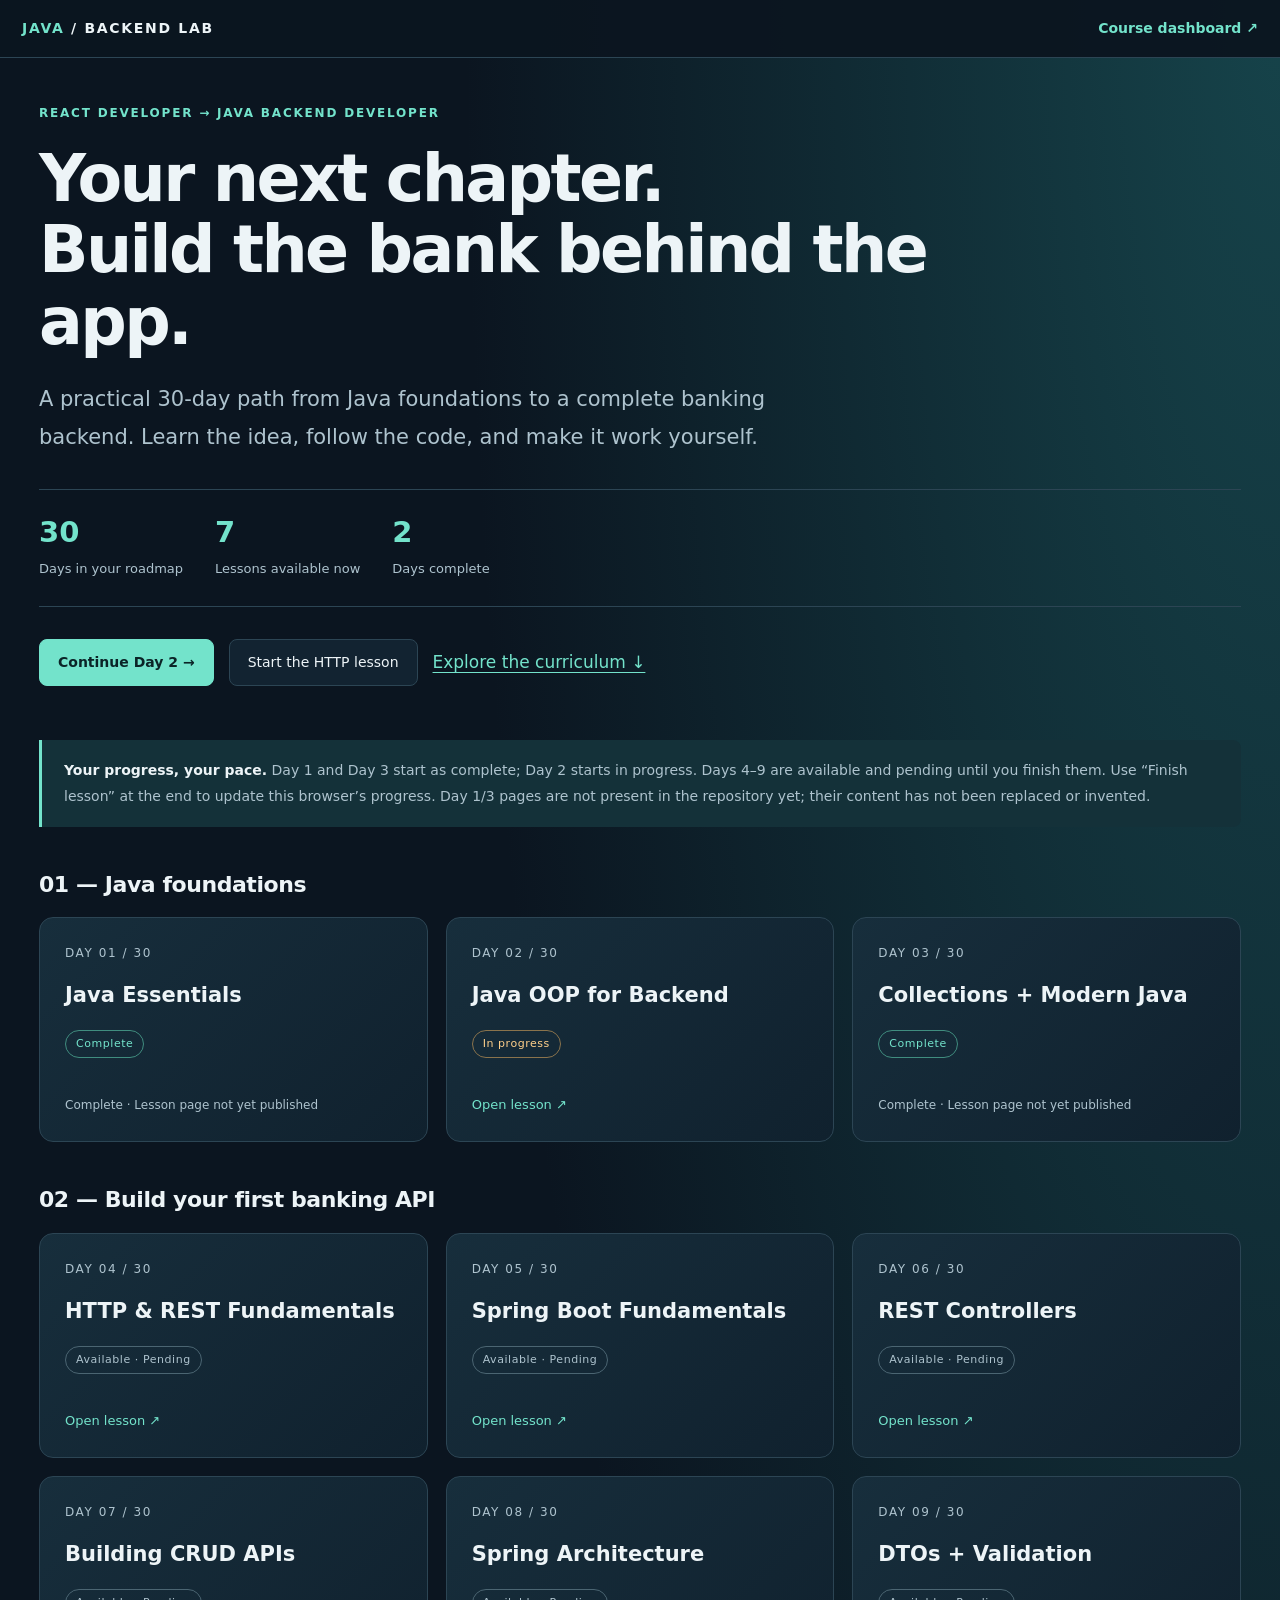
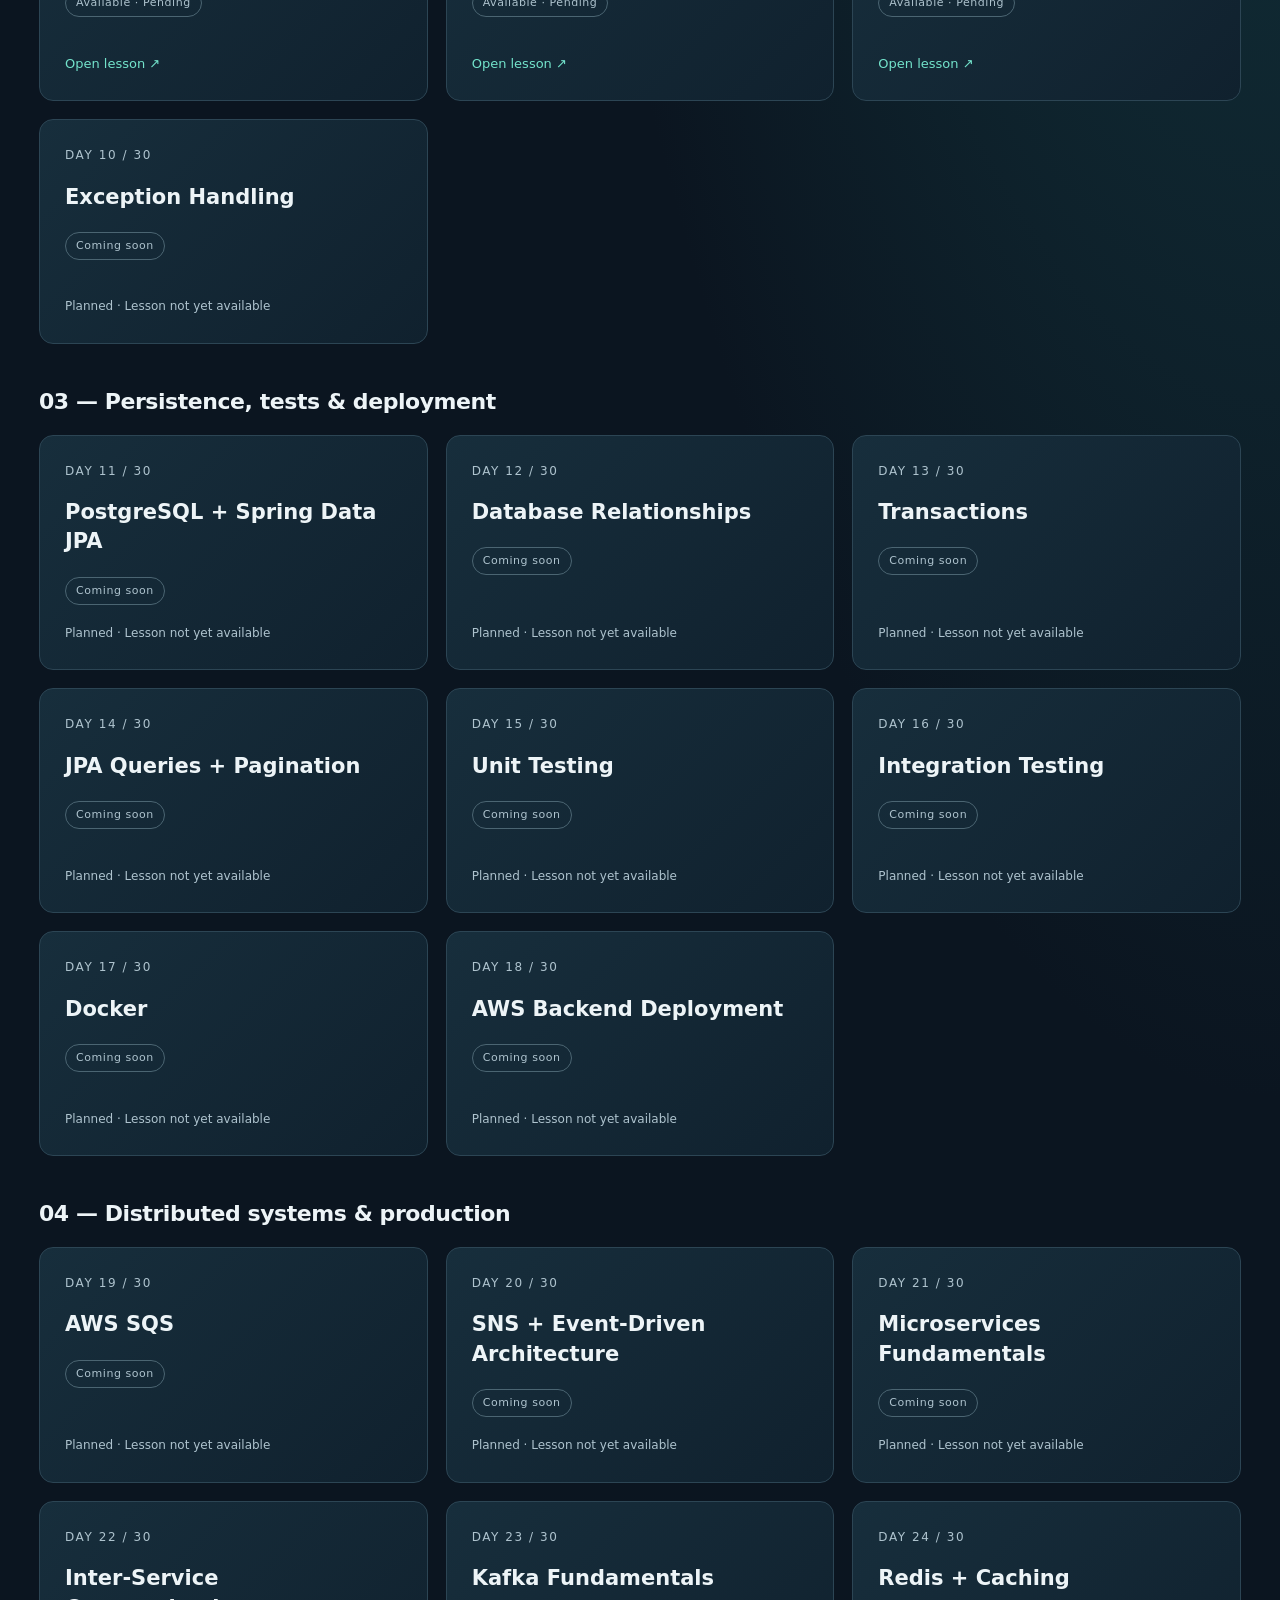
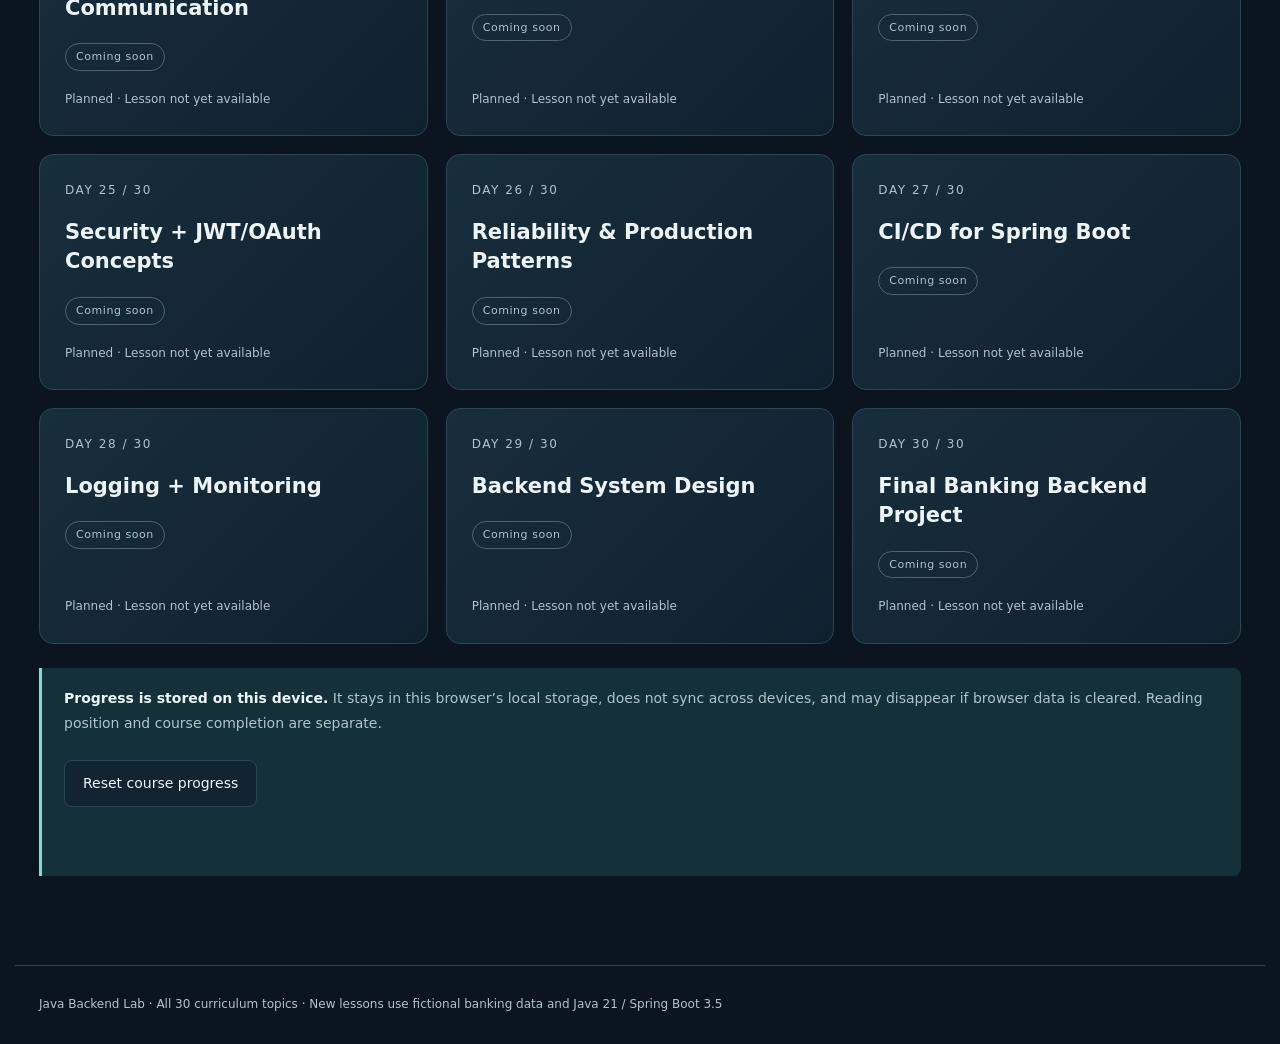
<file: index.html>
<!DOCTYPE html><html lang="en"><head><meta charset="utf-8"><meta name="viewport" content="width=device-width,initial-scale=1"><meta name="theme-color" content="#0b1520"><meta name="description" content="A banking-focused Java and Spring Boot roadmap for React developers. Detailed Days 2 and 4–9 lessons, local progress, and a 30-day course dashboard."><title>Your 30-day Java backend course · Java Backend Lab</title><link rel="stylesheet" href="course.css"><script src="course.js" defer></script></head><body><a class="skip" href="#main">Skip to content</a><header><a class="brand" href="index.html"><b>JAVA</b> / BACKEND LAB</a><a href="index.html#curriculum">Course dashboard ↗</a></header><main id="main" class="wrap"><section class="hero"><div class="eyebrow">React developer → Java backend developer</div><h1>Your next chapter.<br>Build the bank behind the app.</h1><p class="lead">A practical 30-day path from Java foundations to a complete banking backend. Learn the idea, follow the code, and make it work yourself.</p><div class="metrics"><div><b>30</b><span>Days in your roadmap</span></div><div><b>7</b><span>Lessons available now</span></div><div><b id="complete-count">2</b><span>Days complete</span></div></div><div class="actions"><a class="button primary" href="day-2-reader.html">Continue Day 2 →</a><a class="button" href="day-4.html">Start the HTTP lesson</a><a href="#curriculum">Explore the curriculum ↓</a></div></section><aside class="notice"><strong>Your progress, your pace.</strong> Day 1 and Day 3 start as complete; Day 2 starts in progress. Days 4–9 are available and pending until you finish them. Use “Finish lesson” at the end to update this browser’s progress. Day 1/3 pages are not present in the repository yet; their content has not been replaced or invented.</aside><div id="curriculum"><section aria-labelledby="phase-0"><h2 id="phase-0" class="phase">01 — Java foundations</h2><div class="grid"><article class="card pending" data-card-day="1"><span class="day">DAY 01 / 30</span><h3>Java Essentials</h3><span class="badge complete" data-status-day="1">Complete</span><span class="unavailable">Complete · Lesson page not yet published</span></article><a href="day-2-reader.html" class="card available" data-card-day="2"><span class="day">DAY 02 / 30</span><h3>Java OOP for Backend</h3><span class="badge progress" data-status-day="2">In progress</span><span class="open">Open lesson ↗</span></a><article class="card pending" data-card-day="3"><span class="day">DAY 03 / 30</span><h3>Collections + Modern Java</h3><span class="badge complete" data-status-day="3">Complete</span><span class="unavailable">Complete · Lesson page not yet published</span></article></div></section><section aria-labelledby="phase-1"><h2 id="phase-1" class="phase">02 — Build your first banking API</h2><div class="grid"><a href="day-4.html" class="card available" data-card-day="4"><span class="day">DAY 04 / 30</span><h3>HTTP &amp; REST Fundamentals</h3><span class="badge" data-status-day="4">Available · Pending</span><span class="open">Open lesson ↗</span></a><a href="day-5.html" class="card available" data-card-day="5"><span class="day">DAY 05 / 30</span><h3>Spring Boot Fundamentals</h3><span class="badge" data-status-day="5">Available · Pending</span><span class="open">Open lesson ↗</span></a><a href="day-6.html" class="card available" data-card-day="6"><span class="day">DAY 06 / 30</span><h3>REST Controllers</h3><span class="badge" data-status-day="6">Available · Pending</span><span class="open">Open lesson ↗</span></a><a href="day-7.html" class="card available" data-card-day="7"><span class="day">DAY 07 / 30</span><h3>Building CRUD APIs</h3><span class="badge" data-status-day="7">Available · Pending</span><span class="open">Open lesson ↗</span></a><a href="day-8.html" class="card available" data-card-day="8"><span class="day">DAY 08 / 30</span><h3>Spring Architecture</h3><span class="badge" data-status-day="8">Available · Pending</span><span class="open">Open lesson ↗</span></a><a href="day-9.html" class="card available" data-card-day="9"><span class="day">DAY 09 / 30</span><h3>DTOs + Validation</h3><span class="badge" data-status-day="9">Available · Pending</span><span class="open">Open lesson ↗</span></a><article class="card pending" data-card-day="10"><span class="day">DAY 10 / 30</span><h3>Exception Handling</h3><span class="badge" data-status-day="10">Coming soon</span><span class="unavailable">Planned · Lesson not yet available</span></article></div></section><section aria-labelledby="phase-2"><h2 id="phase-2" class="phase">03 — Persistence, tests & deployment</h2><div class="grid"><article class="card pending" data-card-day="11"><span class="day">DAY 11 / 30</span><h3>PostgreSQL + Spring Data JPA</h3><span class="badge" data-status-day="11">Coming soon</span><span class="unavailable">Planned · Lesson not yet available</span></article><article class="card pending" data-card-day="12"><span class="day">DAY 12 / 30</span><h3>Database Relationships</h3><span class="badge" data-status-day="12">Coming soon</span><span class="unavailable">Planned · Lesson not yet available</span></article><article class="card pending" data-card-day="13"><span class="day">DAY 13 / 30</span><h3>Transactions</h3><span class="badge" data-status-day="13">Coming soon</span><span class="unavailable">Planned · Lesson not yet available</span></article><article class="card pending" data-card-day="14"><span class="day">DAY 14 / 30</span><h3>JPA Queries + Pagination</h3><span class="badge" data-status-day="14">Coming soon</span><span class="unavailable">Planned · Lesson not yet available</span></article><article class="card pending" data-card-day="15"><span class="day">DAY 15 / 30</span><h3>Unit Testing</h3><span class="badge" data-status-day="15">Coming soon</span><span class="unavailable">Planned · Lesson not yet available</span></article><article class="card pending" data-card-day="16"><span class="day">DAY 16 / 30</span><h3>Integration Testing</h3><span class="badge" data-status-day="16">Coming soon</span><span class="unavailable">Planned · Lesson not yet available</span></article><article class="card pending" data-card-day="17"><span class="day">DAY 17 / 30</span><h3>Docker</h3><span class="badge" data-status-day="17">Coming soon</span><span class="unavailable">Planned · Lesson not yet available</span></article><article class="card pending" data-card-day="18"><span class="day">DAY 18 / 30</span><h3>AWS Backend Deployment</h3><span class="badge" data-status-day="18">Coming soon</span><span class="unavailable">Planned · Lesson not yet available</span></article></div></section><section aria-labelledby="phase-3"><h2 id="phase-3" class="phase">04 — Distributed systems & production</h2><div class="grid"><article class="card pending" data-card-day="19"><span class="day">DAY 19 / 30</span><h3>AWS SQS</h3><span class="badge" data-status-day="19">Coming soon</span><span class="unavailable">Planned · Lesson not yet available</span></article><article class="card pending" data-card-day="20"><span class="day">DAY 20 / 30</span><h3>SNS + Event-Driven Architecture</h3><span class="badge" data-status-day="20">Coming soon</span><span class="unavailable">Planned · Lesson not yet available</span></article><article class="card pending" data-card-day="21"><span class="day">DAY 21 / 30</span><h3>Microservices Fundamentals</h3><span class="badge" data-status-day="21">Coming soon</span><span class="unavailable">Planned · Lesson not yet available</span></article><article class="card pending" data-card-day="22"><span class="day">DAY 22 / 30</span><h3>Inter-Service Communication</h3><span class="badge" data-status-day="22">Coming soon</span><span class="unavailable">Planned · Lesson not yet available</span></article><article class="card pending" data-card-day="23"><span class="day">DAY 23 / 30</span><h3>Kafka Fundamentals</h3><span class="badge" data-status-day="23">Coming soon</span><span class="unavailable">Planned · Lesson not yet available</span></article><article class="card pending" data-card-day="24"><span class="day">DAY 24 / 30</span><h3>Redis + Caching</h3><span class="badge" data-status-day="24">Coming soon</span><span class="unavailable">Planned · Lesson not yet available</span></article><article class="card pending" data-card-day="25"><span class="day">DAY 25 / 30</span><h3>Security + JWT/OAuth Concepts</h3><span class="badge" data-status-day="25">Coming soon</span><span class="unavailable">Planned · Lesson not yet available</span></article><article class="card pending" data-card-day="26"><span class="day">DAY 26 / 30</span><h3>Reliability &amp; Production Patterns</h3><span class="badge" data-status-day="26">Coming soon</span><span class="unavailable">Planned · Lesson not yet available</span></article><article class="card pending" data-card-day="27"><span class="day">DAY 27 / 30</span><h3>CI/CD for Spring Boot</h3><span class="badge" data-status-day="27">Coming soon</span><span class="unavailable">Planned · Lesson not yet available</span></article><article class="card pending" data-card-day="28"><span class="day">DAY 28 / 30</span><h3>Logging + Monitoring</h3><span class="badge" data-status-day="28">Coming soon</span><span class="unavailable">Planned · Lesson not yet available</span></article><article class="card pending" data-card-day="29"><span class="day">DAY 29 / 30</span><h3>Backend System Design</h3><span class="badge" data-status-day="29">Coming soon</span><span class="unavailable">Planned · Lesson not yet available</span></article><article class="card pending" data-card-day="30"><span class="day">DAY 30 / 30</span><h3>Final Banking Backend Project</h3><span class="badge" data-status-day="30">Coming soon</span><span class="unavailable">Planned · Lesson not yet available</span></article></div></section></div><section class="notice"><strong>Progress is stored on this device.</strong> It stays in this browser’s local storage, does not sync across devices, and may disappear if browser data is cleared. Reading position and course completion are separate.<div class="actions"><button type="button" id="reset-progress">Reset course progress</button></div><p id="completion-message" role="status" class="completion-message"></p><noscript>JavaScript is disabled. Lesson links work, but completion cannot be saved.</noscript></section></main><footer>Java Backend Lab · All 30 curriculum topics · New lessons use fictional banking data and Java 21 / Spring Boot 3.5</footer></body></html>
</file>
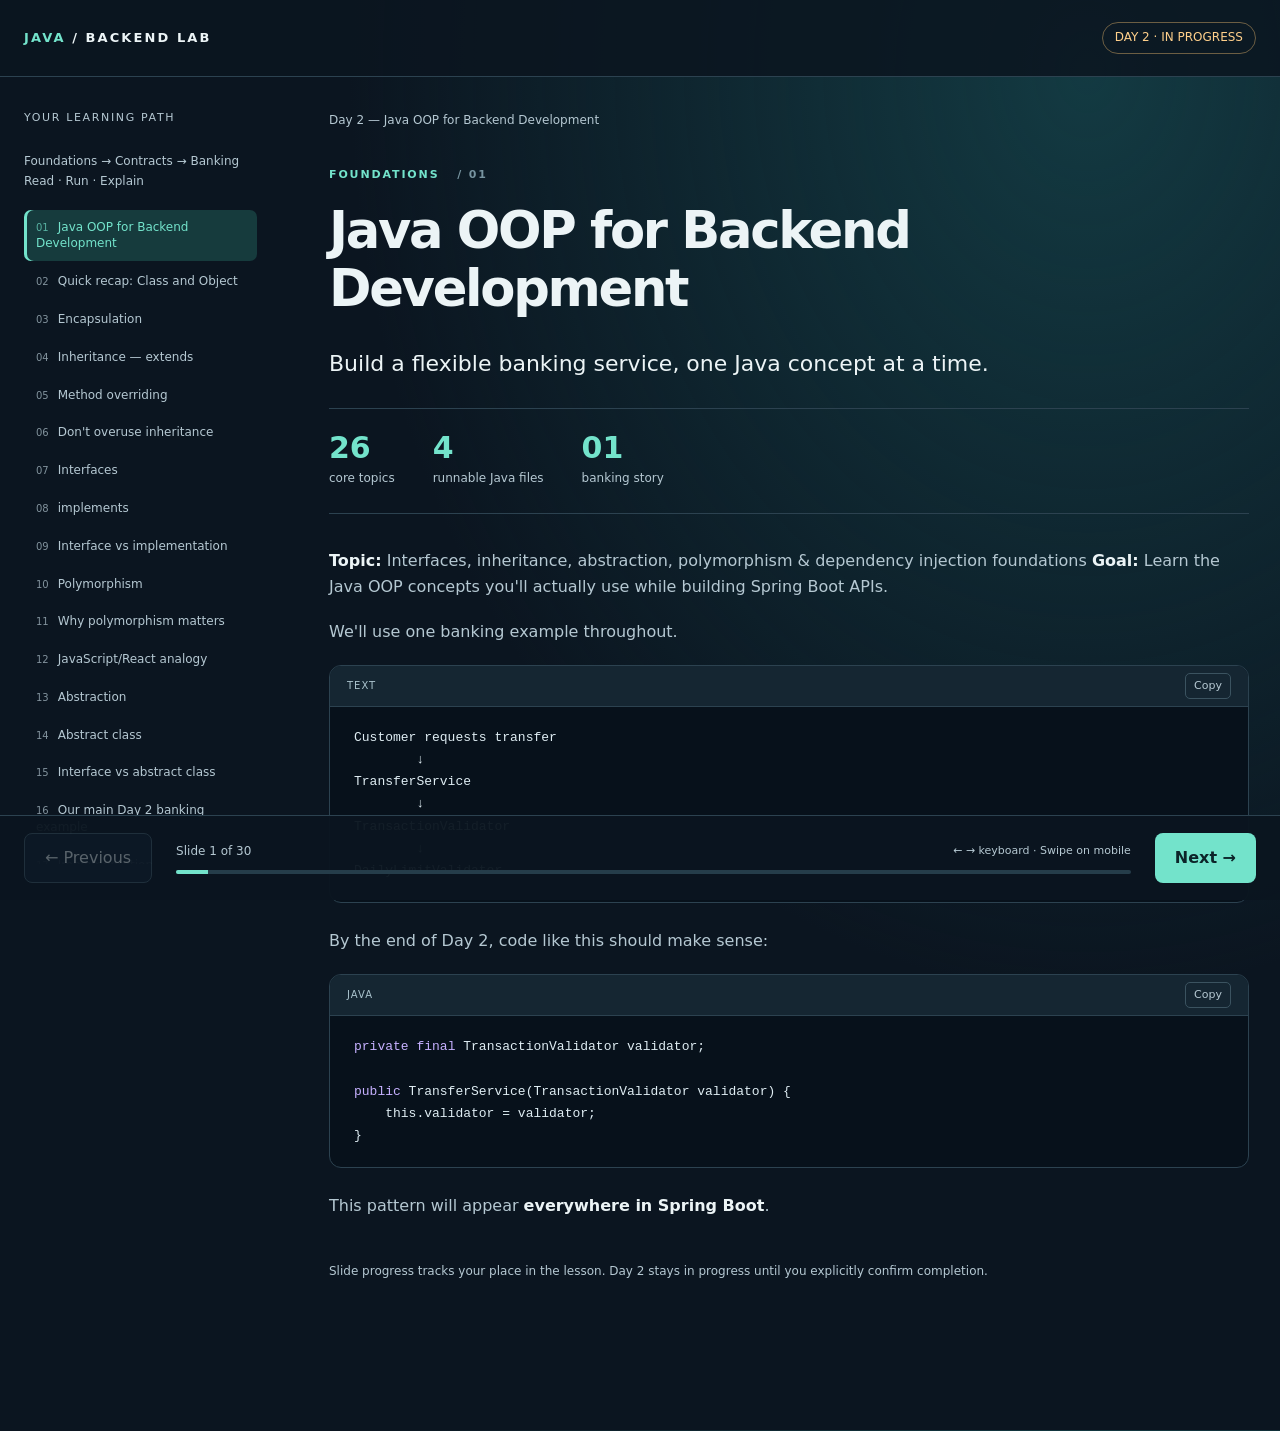
<file: day-2.html>
<!DOCTYPE html>
<html lang="en"><head><meta charset="utf-8"><meta name="viewport" content="width=device-width,initial-scale=1"><meta name="theme-color" content="#0b1520"><meta name="description" content="Complete Day 2 Java OOP lesson: classes, encapsulation, inheritance, interfaces, polymorphism and constructor injection through a banking example."><title>Day 2 — Java OOP for Backend Development</title><style>
*{box-sizing:border-box}:root{color-scheme:dark;--bg:#0b1520;--panel:#122231;--line:#2c4250;--text:#ecf4f6;--muted:#b5c8d2;--teal:#73e3cb;--gold:#ffd08b}html{scroll-padding-top:90px}body{margin:0;font:16px/1.65 system-ui,-apple-system,BlinkMacSystemFont,"Segoe UI",sans-serif;background:radial-gradient(ellipse at 85% 5%,#133a42 0,transparent 48%),var(--bg);color:var(--text)}button,select{font:inherit}button{cursor:pointer}a{color:var(--teal)}button:focus-visible,a:focus-visible,summary:focus-visible,select:focus-visible,pre:focus-visible{outline:3px solid var(--gold);outline-offset:4px}header{padding:22px max(24px,calc((100vw - 1320px)/2));border-bottom:1px solid var(--line);display:flex;justify-content:space-between;align-items:center;gap:20px;background:#0b1520dd}.brand{font-weight:800;font-size:13px;letter-spacing:.16em}.brand span{color:var(--teal)}.status{font-size:12px;color:var(--gold);border:1px solid #6c5e43;padding:5px 12px;border-radius:30px;white-space:nowrap}.layout{max-width:1320px;margin:auto;display:grid;grid-template-columns:245px minmax(0,1fr);gap:60px;padding:32px 24px 130px}.sidebar{position:sticky;top:20px;height:calc(100dvh - 145px);overflow:auto;scrollbar-width:thin;padding-right:12px}.small{color:var(--muted);font-size:11px;letter-spacing:.15em}.sidebar .intro{margin-bottom:18px}.sidebar nav{display:grid;gap:3px}.sidebar button{border:0;background:transparent;text-align:left;color:var(--muted);font-size:12px;line-height:1.4;padding:9px 12px;border-radius:7px}.sidebar button[aria-current]{background:#163b3d;color:var(--teal);box-shadow:inset 3px 0 var(--teal)}.sidebar button:hover{background:var(--panel)}.sidebar .num{font-size:10px;opacity:.7;margin-right:9px}main{min-width:0;max-width:920px}.page-label{font-size:12px;color:var(--muted);margin:2px 0 35px}.eyebrow{font-size:11px;letter-spacing:.17em;font-weight:750;color:var(--teal);margin:10px 0 18px}.eyebrow span{color:#7794a0;margin-left:12px}h2{font-size:clamp(30px,4vw,54px);line-height:1.13;letter-spacing:-.045em;margin:0 0 30px;max-width:850px}h2 code{color:var(--teal);font:inherit}h3{font-size:19px;margin:26px 0 13px;color:var(--text)}p{margin:0 0 18px;color:var(--muted)}strong{color:var(--text)}.lead{font-size:22px;color:var(--text);line-height:1.5;max-width:660px}.stats{display:flex;gap:38px;margin:28px 0 34px;padding:22px 0;border-top:1px solid var(--line);border-bottom:1px solid var(--line)}.stats b{display:block;color:var(--teal);font-size:30px;font-weight:600;line-height:1.1}.stats span{font-size:12px;color:var(--muted)}.codebox{margin:20px 0 25px;border:1px solid var(--line);background:#07111b;border-radius:12px;overflow:hidden;min-width:0}.codehead{display:flex;align-items:center;justify-content:space-between;padding:7px 17px;background:#152632;border-bottom:1px solid var(--line);color:#aac3cd;font-size:10px;letter-spacing:.1em}.copy{font-size:11px;padding:3px 8px;color:var(--muted);background:transparent;border:1px solid #3b5360;border-radius:5px}.copy:hover{color:var(--teal)}pre{margin:0;padding:20px 24px;max-width:100%;overflow-x:auto;font:13px/1.7 ui-monospace,SFMono-Regular,Consolas,monospace;tab-size:4;white-space:pre;overscroll-behavior-x:contain}pre code{font:inherit;color:#dfedf3}.kw{color:#c6b1ff}.str{color:#a4e3b1}.number{color:var(--gold)}.comment{color:#88a8b8}p code,aside code,summary code,h3 code{color:#a3eedb;background:#19333c;border-radius:4px;padding:2px 5px;font-size:.9em;overflow-wrap:anywhere}blockquote,.note{margin:22px 0;padding:17px 22px;border-left:3px solid var(--teal);background:#153138;border-radius:0 9px 9px 0;color:#d8e9e7;font-size:15px}details{padding:18px 22px;border:1px solid var(--line);border-radius:10px;background:var(--panel);margin:14px 0}summary{cursor:pointer;color:var(--text);font-weight:650}details[open] summary{margin-bottom:17px;color:var(--teal)}hr{border:0;border-top:1px solid var(--line);margin:28px 0}.mobilejump{display:none}footer{position:fixed;bottom:0;left:0;right:0;background:#0b1520f5;border-top:1px solid var(--line);padding:17px 24px calc(17px + env(safe-area-inset-bottom));z-index:4}.controls{max-width:1272px;margin:auto;display:flex;align-items:center;gap:24px}button.primary,#next{background:var(--teal);color:#0c2429;font-weight:750;border:0;border-radius:8px;padding:12px 20px}#prev{background:var(--panel);border:1px solid #496371;color:var(--text);border-radius:8px;padding:11px 20px}button:disabled{opacity:.35;cursor:default}.progress-area{flex:1}.progress-label{display:flex;justify-content:space-between;font-size:12px;color:var(--muted);gap:10px;margin-bottom:8px}.progress-label .hint{font-size:11px}progress{display:block;width:100%;height:4px;accent-color:var(--teal);border:0;border-radius:5px;overflow:hidden}progress::-webkit-progress-bar{background:#253d4a}progress::-webkit-progress-value{background:var(--teal)}.skip{position:absolute;top:-80px;left:20px;background:var(--teal);color:var(--bg);padding:12px;z-index:10}.skip:focus{top:10px}.sr-only{position:absolute;width:1px;height:1px;overflow:hidden;clip:rect(0,0,0,0)}.slide[hidden]{display:none}noscript{display:block;padding:20px}.bottom-note{font-size:12px;color:var(--muted);padding-top:25px}.print{font-size:12px;color:var(--muted);background:transparent;border:1px solid var(--line);border-radius:6px;padding:7px 12px;margin-top:18px}@media(max-width:850px){.layout{grid-template-columns:190px minmax(0,1fr);gap:28px}.sidebar button{font-size:11px}}@media(max-width:680px){header{padding:16px 18px;gap:12px}.brand{font-size:11px;letter-spacing:.1em}.status{font-size:10px;padding:5px 9px}.layout{display:block;padding:20px 18px 130px}.sidebar{display:none}.page-label{margin:20px 0 24px;font-size:11px}.mobilejump{display:block}.mobilejump label{font-size:10px;letter-spacing:.13em;color:var(--muted);display:block;margin-bottom:6px}.mobilejump select{width:100%;max-width:100%;background:var(--panel);border:1px solid var(--line);border-radius:8px;color:var(--text);padding:10px;font-size:13px}.lead{font-size:19px}.stats{gap:24px}.stats b{font-size:26px}.stats span{font-size:10px}h2{font-size:35px;margin-bottom:24px}.eyebrow{font-size:10px}pre{font-size:12px;padding:16px}blockquote,.note,details{padding:15px 17px}.controls{gap:12px}#prev,#next{font-size:13px;padding:11px 12px}footer{padding:14px 16px calc(14px + env(safe-area-inset-bottom))}.hint{display:none}.progress-label{font-size:10px}.bottom-note{font-size:11px}}@media(prefers-reduced-motion:no-preference){.slide{animation:enter .2s ease}@keyframes enter{from{opacity:.3;transform:translateY(6px)}to{opacity:1;transform:none}}}@media print{header,.sidebar,footer,.mobilejump,.skip,.copy,.print,button,.page-label{display:none!important}.layout{display:block;padding:0;max-width:none}main{max-width:none}.slide,.slide[hidden]{display:block;break-before:page}.slide:first-child{break-before:auto}body{background:white;color:#111}h2,h3,p,strong,summary,aside,blockquote{color:#111!important}.codebox,details{background:#fafafa;border:1px solid #bbb}pre,pre code{color:#111;white-space:pre-wrap;overflow-wrap:anywhere}.codehead{background:#eee;color:#333}.kw,.str,.number,.comment{color:#111}.note,blockquote{background:#eee}details>*{display:block!important}}
</style><noscript><style>.slide[hidden]{display:block}.sidebar,footer,.mobilejump,.copy,.print{display:none}</style></noscript></head><body><a class="skip" href="#lesson">Skip to lesson</a><header><div class="brand"><span>JAVA</span> / BACKEND LAB</div><span class="status">DAY 2 · IN PROGRESS</span></header><div class="layout"><aside class="sidebar"><div class="intro"><div class="small">YOUR LEARNING PATH</div><p class="bottom-note">Foundations → Contracts → Banking<br>Read · Run · Explain</p></div><nav id="contents" aria-label="Lesson contents"></nav><button class="print" id="print" type="button">Print the full lesson</button></aside><main id="lesson" tabindex="-1"><div class="mobilejump"><label for="jump">JUMP TO A TOPIC</label><select id="jump" aria-label="Jump to a lesson slide"></select></div><p class="page-label">Day 2 — Java OOP for Backend Development</p><section class="slide" id="slide-1" aria-labelledby="title-0"><div class="eyebrow">FOUNDATIONS <span>/ 01</span></div><h2 id="title-0" tabindex="-1">Java OOP for Backend Development</h2><div class="slidebody"><p class="lead">Build a flexible banking service, one Java concept at a time.</p><div class="stats"><div><b>26</b><span>core topics</span></div><div><b>4</b><span>runnable Java files</span></div><div><b>01</b><span>banking story</span></div></div><p><strong>Topic:</strong> Interfaces, inheritance, abstraction, polymorphism &amp; dependency injection foundations <strong>Goal:</strong> Learn the Java OOP concepts you&#x27;ll actually use while building Spring Boot APIs.</p>
<p>We&#x27;ll use one banking example throughout.</p>
<div class="codebox"><div class="codehead"><span>TEXT</span><button class="copy" type="button" aria-label="Copy code">Copy</button></div><pre tabindex="0" aria-label="text example"><code>Customer requests transfer
        ↓
TransferService
        ↓
TransactionValidator
        ↓
DailyLimitValidator</code></pre></div>
<p>By the end of Day 2, code like this should make sense:</p>
<div class="codebox"><div class="codehead"><span>JAVA</span><button class="copy" type="button" aria-label="Copy code">Copy</button></div><pre tabindex="0" aria-label="java example"><code>private final TransactionValidator validator;

public TransferService(TransactionValidator validator) {
    this.validator = validator;
}</code></pre></div>
<p>This pattern will appear <strong>everywhere in Spring Boot</strong>.</p></div></section><section class="slide" id="slide-2" aria-labelledby="title-1" hidden><div class="eyebrow">FOUNDATIONS <span>/ 02</span></div><h2 id="title-1" tabindex="-1">Quick recap: Class and Object</h2><div class="slidebody"><p>Suppose we need to represent a bank account.</p>
<div class="codebox"><div class="codehead"><span>JAVA</span><button class="copy" type="button" aria-label="Copy code">Copy</button></div><pre tabindex="0" aria-label="java example"><code>public class BankAccount {

    private String accountNumber;
    private double balance;

    public BankAccount(
            String accountNumber,
            double balance) {

        this.accountNumber = accountNumber;
        this.balance = balance;
    }

    public void deposit(double amount) {
        balance += amount;
    }

    public double getBalance() {
        return balance;
    }
}</code></pre></div>
<p>Create an object:</p>
<div class="codebox"><div class="codehead"><span>JAVA</span><button class="copy" type="button" aria-label="Copy code">Copy</button></div><pre tabindex="0" aria-label="java example"><code>BankAccount account =
    new BankAccount(&quot;ACC1001&quot;, 10000);

account.deposit(5000);

System.out.println(account.getBalance());</code></pre></div>
<p>Output:</p>
<div class="codebox"><div class="codehead"><span>TEXT</span><button class="copy" type="button" aria-label="Copy code">Copy</button></div><pre tabindex="0" aria-label="text example"><code>15000</code></pre></div>
<p>Think:</p>
<div class="codebox"><div class="codehead"><span>TEXT</span><button class="copy" type="button" aria-label="Copy code">Copy</button></div><pre tabindex="0" aria-label="text example"><code>BankAccount
    ↓
Class / blueprint

account
    ↓
Object / actual instance</code></pre></div>
<p>You covered this in Day 1.</p>
<p>Now we&#x27;ll make our design more flexible.</p></div></section><section class="slide" id="slide-3" aria-labelledby="title-2" hidden><div class="eyebrow">FOUNDATIONS <span>/ 03</span></div><h2 id="title-2" tabindex="-1">Encapsulation</h2><div class="slidebody"><p>Notice:</p>
<div class="codebox"><div class="codehead"><span>JAVA</span><button class="copy" type="button" aria-label="Copy code">Copy</button></div><pre tabindex="0" aria-label="java example"><code>private double balance;</code></pre></div>
<p>instead of:</p>
<div class="codebox"><div class="codehead"><span>JAVA</span><button class="copy" type="button" aria-label="Copy code">Copy</button></div><pre tabindex="0" aria-label="java example"><code>public double balance;</code></pre></div>
<p>Why?</p>
<p>Because this would be dangerous:</p>
<div class="codebox"><div class="codehead"><span>JAVA</span><button class="copy" type="button" aria-label="Copy code">Copy</button></div><pre tabindex="0" aria-label="java example"><code>account.balance = -500000;</code></pre></div>
<p>Anyone could modify the balance directly.</p>
<p>Instead:</p>
<div class="codebox"><div class="codehead"><span>JAVA</span><button class="copy" type="button" aria-label="Copy code">Copy</button></div><pre tabindex="0" aria-label="java example"><code>private double balance;

public void deposit(double amount) {

    if (amount &lt;= 0) {
        throw new IllegalArgumentException(
            &quot;Amount must be positive&quot;
        );
    }

    balance += amount;
}</code></pre></div>
<p>Now the object controls how its data changes.</p>
<p>That&#x27;s <strong>encapsulation</strong>.</p>
<p>Think:</p>
<blockquote>Keep data protected and provide controlled operations around it.</blockquote>
<p>For banking systems, this is particularly important.</p></div></section><section class="slide" id="slide-4" aria-labelledby="title-3" hidden><div class="eyebrow">FOUNDATIONS <span>/ 04</span></div><h2 id="title-3" tabindex="-1">Inheritance — <code>extends</code></h2><div class="slidebody"><p>Suppose our bank supports:</p>
<div class="codebox"><div class="codehead"><span>TEXT</span><button class="copy" type="button" aria-label="Copy code">Copy</button></div><pre tabindex="0" aria-label="text example"><code>BankAccount
     ↑
 ┌───┴────┐
 ↓        ↓
Savings  Current
Account  Account</code></pre></div>
<p>Both have:</p>
<div class="codebox"><div class="codehead"><span>TEXT</span><button class="copy" type="button" aria-label="Copy code">Copy</button></div><pre tabindex="0" aria-label="text example"><code>accountNumber
balance
deposit()</code></pre></div>
<p>We don&#x27;t want to duplicate everything.</p>
<p>Create a parent:</p>
<div class="codebox"><div class="codehead"><span>JAVA</span><button class="copy" type="button" aria-label="Copy code">Copy</button></div><pre tabindex="0" aria-label="java example"><code>public class BankAccount {

    protected String accountNumber;
    protected double balance;

    public void deposit(double amount) {
        balance += amount;
    }

    public double getBalance() {
        return balance;
    }
}</code></pre></div>
<p>Then:</p>
<div class="codebox"><div class="codehead"><span>JAVA</span><button class="copy" type="button" aria-label="Copy code">Copy</button></div><pre tabindex="0" aria-label="java example"><code>public class SavingsAccount
        extends BankAccount {

    public void addInterest() {

        balance =
            balance + (balance * 0.04);
    }
}</code></pre></div>
<p>Important:</p>
<div class="codebox"><div class="codehead"><span>JAVA</span><button class="copy" type="button" aria-label="Copy code">Copy</button></div><pre tabindex="0" aria-label="java example"><code>extends</code></pre></div>
<p>means inheritance.</p>
<div class="codebox"><div class="codehead"><span>TEXT</span><button class="copy" type="button" aria-label="Copy code">Copy</button></div><pre tabindex="0" aria-label="text example"><code>SavingsAccount
IS-A
BankAccount</code></pre></div>
<p>Therefore:</p>
<div class="codebox"><div class="codehead"><span>JAVA</span><button class="copy" type="button" aria-label="Copy code">Copy</button></div><pre tabindex="0" aria-label="java example"><code>SavingsAccount account =
    new SavingsAccount();

account.deposit(5000);</code></pre></div>
<p>works because <code>deposit()</code> comes from <code>BankAccount</code>.</p><aside class="note">The <code>protected</code> fields demonstrate inheritance. Prefer private state and controlled operations when designing real account models.</aside></div></section><section class="slide" id="slide-5" aria-labelledby="title-4" hidden><div class="eyebrow">FOUNDATIONS <span>/ 05</span></div><h2 id="title-4" tabindex="-1">Method overriding</h2><div class="slidebody"><p>Suppose different accounts calculate fees differently.</p>
<p>Parent:</p>
<div class="codebox"><div class="codehead"><span>JAVA</span><button class="copy" type="button" aria-label="Copy code">Copy</button></div><pre tabindex="0" aria-label="java example"><code>public class BankAccount {

    public double calculateFee() {
        return 100;
    }
}</code></pre></div>
<p>Savings:</p>
<div class="codebox"><div class="codehead"><span>JAVA</span><button class="copy" type="button" aria-label="Copy code">Copy</button></div><pre tabindex="0" aria-label="java example"><code>public class SavingsAccount
        extends BankAccount {

    @Override
    public double calculateFee() {
        return 50;
    }
}</code></pre></div>
<p>Current:</p>
<div class="codebox"><div class="codehead"><span>JAVA</span><button class="copy" type="button" aria-label="Copy code">Copy</button></div><pre tabindex="0" aria-label="java example"><code>public class CurrentAccount
        extends BankAccount {

    @Override
    public double calculateFee() {
        return 200;
    }
}</code></pre></div>
<p><code>@Override</code> means:</p>
<blockquote>I&#x27;m replacing/customizing behavior inherited from the parent.</blockquote>
<p>So:</p>
<div class="codebox"><div class="codehead"><span>JAVA</span><button class="copy" type="button" aria-label="Copy code">Copy</button></div><pre tabindex="0" aria-label="java example"><code>SavingsAccount account =
    new SavingsAccount();

System.out.println(
    account.calculateFee()
);</code></pre></div>
<p>prints:</p>
<div class="codebox"><div class="codehead"><span>TEXT</span><button class="copy" type="button" aria-label="Copy code">Copy</button></div><pre tabindex="0" aria-label="text example"><code>50</code></pre></div></div></section><section class="slide" id="slide-6" aria-labelledby="title-5" hidden><div class="eyebrow">FOUNDATIONS <span>/ 06</span></div><h2 id="title-5" tabindex="-1">Don&#x27;t overuse inheritance</h2><div class="slidebody"><p>Inheritance is useful, but don&#x27;t build structures like:</p>
<div class="codebox"><div class="codehead"><span>TEXT</span><button class="copy" type="button" aria-label="Copy code">Copy</button></div><pre tabindex="0" aria-label="text example"><code>Account
 ↓
BankAccount
 ↓
RetailAccount
 ↓
SavingsAccount
 ↓
PremiumSavingsAccount
 ↓
SuperPremiumSavingsAccount</code></pre></div>
<p>That becomes difficult to maintain.</p>
<p>In Spring Boot you&#x27;ll often see:</p>
<div class="codebox"><div class="codehead"><span>TEXT</span><button class="copy" type="button" aria-label="Copy code">Copy</button></div><pre tabindex="0" aria-label="text example"><code>Interface
   ↓
Implementation</code></pre></div>
<p>more frequently than giant inheritance trees.</p>
<p>That brings us to the most important Day 2 concept.</p></div></section><section class="slide" id="slide-7" aria-labelledby="title-6" hidden><div class="eyebrow">CONTRACTS & BEHAVIOR <span>/ 07</span></div><h2 id="title-6" tabindex="-1">Interfaces</h2><div class="slidebody"><p>Imagine our bank supports:</p>
<div class="codebox"><div class="codehead"><span>TEXT</span><button class="copy" type="button" aria-label="Copy code">Copy</button></div><pre tabindex="0" aria-label="text example"><code>UPI
NEFT
IMPS</code></pre></div>
<p>All of them can transfer money.</p>
<p>We define a <strong>contract</strong>:</p>
<div class="codebox"><div class="codehead"><span>JAVA</span><button class="copy" type="button" aria-label="Copy code">Copy</button></div><pre tabindex="0" aria-label="java example"><code>public interface PaymentProcessor {

    void transfer(
        String fromAccount,
        String toAccount,
        double amount
    );
}</code></pre></div>
<p>Notice:</p>
<div class="codebox"><div class="codehead"><span>JAVA</span><button class="copy" type="button" aria-label="Copy code">Copy</button></div><pre tabindex="0" aria-label="java example"><code>interface</code></pre></div>
<p>An interface essentially says:</p>
<blockquote>Any class claiming to be a <code>PaymentProcessor</code> must provide this behavior.</blockquote>
<p>It describes <strong>what</strong> must happen.</p>
<p>The implementations decide <strong>how</strong>.</p></div></section><section class="slide" id="slide-8" aria-labelledby="title-7" hidden><div class="eyebrow">CONTRACTS & BEHAVIOR <span>/ 08</span></div><h2 id="title-7" tabindex="-1"><code>implements</code></h2><div class="slidebody"><p>Create a UPI implementation:</p>
<div class="codebox"><div class="codehead"><span>JAVA</span><button class="copy" type="button" aria-label="Copy code">Copy</button></div><pre tabindex="0" aria-label="java example"><code>public class UpiPaymentProcessor
        implements PaymentProcessor {

    @Override
    public void transfer(
            String fromAccount,
            String toAccount,
            double amount) {

        System.out.println(
            &quot;UPI transfer ₹&quot; + amount
        );
    }
}</code></pre></div>
<p>Create NEFT:</p>
<div class="codebox"><div class="codehead"><span>JAVA</span><button class="copy" type="button" aria-label="Copy code">Copy</button></div><pre tabindex="0" aria-label="java example"><code>public class NeftPaymentProcessor
        implements PaymentProcessor {

    @Override
    public void transfer(
            String fromAccount,
            String toAccount,
            double amount) {

        System.out.println(
            &quot;NEFT transfer ₹&quot; + amount
        );
    }
}</code></pre></div>
<p>The relationship is:</p>
<div class="codebox"><div class="codehead"><span>TEXT</span><button class="copy" type="button" aria-label="Copy code">Copy</button></div><pre tabindex="0" aria-label="text example"><code>PaymentProcessor
       ↑
       │ implements
 ┌─────┴──────┐
 ↓            ↓
UPI          NEFT</code></pre></div>
<p>Both classes satisfy the same contract.</p></div></section><section class="slide" id="slide-9" aria-labelledby="title-8" hidden><div class="eyebrow">CONTRACTS & BEHAVIOR <span>/ 09</span></div><h2 id="title-8" tabindex="-1">Interface vs implementation</h2><div class="slidebody"><p>This distinction is extremely important.</p>
<h3>Interface</h3>
<div class="codebox"><div class="codehead"><span>JAVA</span><button class="copy" type="button" aria-label="Copy code">Copy</button></div><pre tabindex="0" aria-label="java example"><code>PaymentProcessor</code></pre></div>
<p>describes:</p>
<div class="codebox"><div class="codehead"><span>TEXT</span><button class="copy" type="button" aria-label="Copy code">Copy</button></div><pre tabindex="0" aria-label="text example"><code>WHAT can be done?</code></pre></div>
<h3>Implementation</h3>
<div class="codebox"><div class="codehead"><span>JAVA</span><button class="copy" type="button" aria-label="Copy code">Copy</button></div><pre tabindex="0" aria-label="java example"><code>UpiPaymentProcessor</code></pre></div>
<p>describes:</p>
<div class="codebox"><div class="codehead"><span>TEXT</span><button class="copy" type="button" aria-label="Copy code">Copy</button></div><pre tabindex="0" aria-label="text example"><code>HOW is it done?</code></pre></div>
<p>So:</p>
<div class="codebox"><div class="codehead"><span>TEXT</span><button class="copy" type="button" aria-label="Copy code">Copy</button></div><pre tabindex="0" aria-label="text example"><code>PaymentProcessor
       ↓
&quot;What&quot;

UpiPaymentProcessor
       ↓
&quot;How&quot;</code></pre></div>
<p>You&#x27;ll see this constantly in enterprise Java.</p></div></section><section class="slide" id="slide-10" aria-labelledby="title-9" hidden><div class="eyebrow">CONTRACTS & BEHAVIOR <span>/ 10</span></div><h2 id="title-9" tabindex="-1">Polymorphism</h2><div class="slidebody"><p>Now look carefully:</p>
<div class="codebox"><div class="codehead"><span>JAVA</span><button class="copy" type="button" aria-label="Copy code">Copy</button></div><pre tabindex="0" aria-label="java example"><code>PaymentProcessor processor =
    new UpiPaymentProcessor();</code></pre></div>
<p>Left:</p>
<div class="codebox"><div class="codehead"><span>JAVA</span><button class="copy" type="button" aria-label="Copy code">Copy</button></div><pre tabindex="0" aria-label="java example"><code>PaymentProcessor</code></pre></div>
<p>Right:</p>
<div class="codebox"><div class="codehead"><span>JAVA</span><button class="copy" type="button" aria-label="Copy code">Copy</button></div><pre tabindex="0" aria-label="java example"><code>UpiPaymentProcessor</code></pre></div>
<p>This is perfectly valid.</p>
<p>We can later change:</p>
<div class="codebox"><div class="codehead"><span>JAVA</span><button class="copy" type="button" aria-label="Copy code">Copy</button></div><pre tabindex="0" aria-label="java example"><code>PaymentProcessor processor =
    new NeftPaymentProcessor();</code></pre></div>
<p>Our variable still works with a <code>PaymentProcessor</code>.</p>
<p>This is <strong>polymorphism</strong>.</p>
<p>Think:</p>
<blockquote>One interface, multiple possible implementations.</blockquote>
<div class="codebox"><div class="codehead"><span>TEXT</span><button class="copy" type="button" aria-label="Copy code">Copy</button></div><pre tabindex="0" aria-label="text example"><code>          PaymentProcessor
               ↑
       ┌───────┼───────┐
       │       │       │
      UPI     NEFT     IMPS</code></pre></div></div></section><section class="slide" id="slide-11" aria-labelledby="title-10" hidden><div class="eyebrow">CONTRACTS & BEHAVIOR <span>/ 11</span></div><h2 id="title-10" tabindex="-1">Why polymorphism matters</h2><div class="slidebody"><p>Suppose we write:</p>
<div class="codebox"><div class="codehead"><span>JAVA</span><button class="copy" type="button" aria-label="Copy code">Copy</button></div><pre tabindex="0" aria-label="java example"><code>public class TransferService {

    private UpiPaymentProcessor processor;
}</code></pre></div>
<p>Our service is tied specifically to:</p>
<div class="codebox"><div class="codehead"><span>TEXT</span><button class="copy" type="button" aria-label="Copy code">Copy</button></div><pre tabindex="0" aria-label="text example"><code>UPI</code></pre></div>
<p>Tomorrow the bank says:</p>
<blockquote>Use NEFT.</blockquote>
<p>Now our service needs changing.</p>
<p>Instead:</p>
<div class="codebox"><div class="codehead"><span>JAVA</span><button class="copy" type="button" aria-label="Copy code">Copy</button></div><pre tabindex="0" aria-label="java example"><code>public class TransferService {

    private PaymentProcessor processor;
}</code></pre></div>
<p>Now:</p>
<div class="codebox"><div class="codehead"><span>TEXT</span><button class="copy" type="button" aria-label="Copy code">Copy</button></div><pre tabindex="0" aria-label="text example"><code>TransferService
      ↓
PaymentProcessor
      ↓
any implementation</code></pre></div>
<p>The service doesn&#x27;t care whether it&#x27;s:</p>
<div class="codebox"><div class="codehead"><span>TEXT</span><button class="copy" type="button" aria-label="Copy code">Copy</button></div><pre tabindex="0" aria-label="text example"><code>UPI
NEFT
IMPS</code></pre></div>
<p>That&#x27;s flexible design.</p></div></section><section class="slide" id="slide-12" aria-labelledby="title-11" hidden><div class="eyebrow">CONTRACTS & BEHAVIOR <span>/ 12</span></div><h2 id="title-11" tabindex="-1">JavaScript/React analogy</h2><div class="slidebody"><p>As a frontend developer, think about this conceptually like passing behavior/configuration into a component rather than hardcoding it.</p>
<p>Instead of something tightly coupled:</p>
<div class="codebox"><div class="codehead"><span>JAVASCRIPT</span><button class="copy" type="button" aria-label="Copy code">Copy</button></div><pre tabindex="0" aria-label="javascript example"><code>function Payment() {
    const processor = new UpiProcessor();
}</code></pre></div>
<p>you might conceptually prefer:</p>
<div class="codebox"><div class="codehead"><span>JAVASCRIPT</span><button class="copy" type="button" aria-label="Copy code">Copy</button></div><pre tabindex="0" aria-label="javascript example"><code>function Payment({ processor }) {
    processor.transfer();
}</code></pre></div>
<p>Now the caller can provide:</p>
<div class="codebox"><div class="codehead"><span>TEXT</span><button class="copy" type="button" aria-label="Copy code">Copy</button></div><pre tabindex="0" aria-label="text example"><code>UPI processor
NEFT processor
IMPS processor</code></pre></div>
<p>Java makes this relationship more explicit using interfaces and types.</p></div></section><section class="slide" id="slide-13" aria-labelledby="title-12" hidden><div class="eyebrow">CONTRACTS & BEHAVIOR <span>/ 13</span></div><h2 id="title-12" tabindex="-1">Abstraction</h2><div class="slidebody"><p>Suppose you use an ATM.</p>
<p>You choose:</p>
<div class="codebox"><div class="codehead"><span>TEXT</span><button class="copy" type="button" aria-label="Copy code">Copy</button></div><pre tabindex="0" aria-label="text example"><code>Withdraw ₹5,000</code></pre></div>
<p>You don&#x27;t need to understand:</p>
<div class="codebox"><div class="codehead"><span>TEXT</span><button class="copy" type="button" aria-label="Copy code">Copy</button></div><pre tabindex="0" aria-label="text example"><code>PIN cryptography
Database transaction
Account locking
Core banking network
Cash dispenser protocol
Audit logging
Fraud detection</code></pre></div>
<p>You simply use:</p>
<div class="codebox"><div class="codehead"><span>TEXT</span><button class="copy" type="button" aria-label="Copy code">Copy</button></div><pre tabindex="0" aria-label="text example"><code>withdraw(5000)</code></pre></div>
<p>That&#x27;s <strong>abstraction</strong>.</p>
<p>The complicated implementation is hidden behind a simple operation.</p>
<p>In Java:</p>
<div class="codebox"><div class="codehead"><span>JAVA</span><button class="copy" type="button" aria-label="Copy code">Copy</button></div><pre tabindex="0" aria-label="java example"><code>paymentProcessor.transfer(
    &quot;ACC1&quot;,
    &quot;ACC2&quot;,
    5000
);</code></pre></div>
<p>The caller doesn&#x27;t need to understand every internal detail of how the transfer is performed.</p>
<p>Think:</p>
<div class="codebox"><div class="codehead"><span>TEXT</span><button class="copy" type="button" aria-label="Copy code">Copy</button></div><pre tabindex="0" aria-label="text example"><code>Abstraction
=
Show what the caller needs
+
Hide unnecessary implementation details</code></pre></div></div></section><section class="slide" id="slide-14" aria-labelledby="title-13" hidden><div class="eyebrow">CONTRACTS & BEHAVIOR <span>/ 14</span></div><h2 id="title-13" tabindex="-1">Abstract class</h2><div class="slidebody"><p>Java also provides:</p>
<div class="codebox"><div class="codehead"><span>JAVA</span><button class="copy" type="button" aria-label="Copy code">Copy</button></div><pre tabindex="0" aria-label="java example"><code>abstract class</code></pre></div>
<p>Example:</p>
<div class="codebox"><div class="codehead"><span>JAVA</span><button class="copy" type="button" aria-label="Copy code">Copy</button></div><pre tabindex="0" aria-label="java example"><code>public abstract class BankAccount {

    protected double balance;

    public void deposit(double amount) {
        balance += amount;
    }

    public abstract void calculateInterest();
}</code></pre></div>
<p>Notice:</p>
<div class="codebox"><div class="codehead"><span>JAVA</span><button class="copy" type="button" aria-label="Copy code">Copy</button></div><pre tabindex="0" aria-label="java example"><code>public abstract void calculateInterest();</code></pre></div>
<p>There&#x27;s no implementation here.</p>
<p>Child class must implement it.</p>
<div class="codebox"><div class="codehead"><span>JAVA</span><button class="copy" type="button" aria-label="Copy code">Copy</button></div><pre tabindex="0" aria-label="java example"><code>public class SavingsAccount
        extends BankAccount {

    @Override
    public void calculateInterest() {

        balance =
            balance + (balance * 0.04);
    }
}</code></pre></div>
<p>The abstract class can therefore contain both:</p>
<div class="codebox"><div class="codehead"><span>TEXT</span><button class="copy" type="button" aria-label="Copy code">Copy</button></div><pre tabindex="0" aria-label="text example"><code>implemented methods
+
abstract methods</code></pre></div></div></section><section class="slide" id="slide-15" aria-labelledby="title-14" hidden><div class="eyebrow">CONTRACTS & BEHAVIOR <span>/ 15</span></div><h2 id="title-14" tabindex="-1">Interface vs abstract class</h2><div class="slidebody"><p>For now, use this simplified mental model:</p>
<div class="codebox"><div class="codehead"><span>TEXT</span><button class="copy" type="button" aria-label="Copy code">Copy</button></div><pre tabindex="0" aria-label="text example"><code>INTERFACE

PaymentProcessor
FraudChecker
TransactionValidator

Main purpose:
Contract/capability</code></pre></div>
<p>versus:</p>
<div class="codebox"><div class="codehead"><span>TEXT</span><button class="copy" type="button" aria-label="Copy code">Copy</button></div><pre tabindex="0" aria-label="text example"><code>ABSTRACT CLASS

BankAccount

Main purpose:
Shared base behavior/state</code></pre></div>
<p>Don&#x27;t spend time memorizing every Java language-rule difference yet.</p>
<p>For Spring Boot, interfaces are particularly important.</p></div></section><section class="slide" id="slide-16" aria-labelledby="title-15" hidden><div class="eyebrow">THE BANKING SERVICE <span>/ 16</span></div><h2 id="title-15" tabindex="-1">Our main Day 2 banking example</h2><div class="slidebody"><p>Let&#x27;s create a transaction-validation system.</p>
<p>Business rule:</p>
<blockquote>Transfers above ₹1,00,000 should be rejected.</blockquote>
<p>Instead of putting the rule directly inside <code>TransferService</code>, create an interface.</p>
<div class="codebox"><div class="codehead"><span>JAVA</span><button class="copy" type="button" aria-label="Copy code">Copy</button></div><pre tabindex="0" aria-label="java example"><code>public interface TransactionValidator {

    boolean isValid(double amount);
}</code></pre></div>
<p>This says:</p>
<blockquote>Any transaction validator must be able to validate an amount.</blockquote></div></section><section class="slide" id="slide-17" aria-labelledby="title-16" hidden><div class="eyebrow">THE BANKING SERVICE <span>/ 17</span></div><h2 id="title-16" tabindex="-1">Implementation</h2><div class="slidebody"><div class="codebox"><div class="codehead"><span>JAVA</span><button class="copy" type="button" aria-label="Copy code">Copy</button></div><pre tabindex="0" aria-label="java example"><code>public class DailyLimitValidator
        implements TransactionValidator {

    @Override
    public boolean isValid(double amount) {

        return amount &lt;= 100000;
    }
}</code></pre></div>
<p>Therefore:</p>
<div class="codebox"><div class="codehead"><span>TEXT</span><button class="copy" type="button" aria-label="Copy code">Copy</button></div><pre tabindex="0" aria-label="text example"><code>₹50,000
↓
true


₹1,50,000
↓
false</code></pre></div><aside class="note">This lesson’s <code>DailyLimitValidator</code> checks one amount against a cap. A cumulative daily limit also needs the customer’s total for the day. The exercise adds a positive-amount check.</aside></div></section><section class="slide" id="slide-18" aria-labelledby="title-17" hidden><div class="eyebrow">THE BANKING SERVICE <span>/ 18</span></div><h2 id="title-17" tabindex="-1">TransferService</h2><div class="slidebody"><p>Now:</p>
<div class="codebox"><div class="codehead"><span>JAVA</span><button class="copy" type="button" aria-label="Copy code">Copy</button></div><pre tabindex="0" aria-label="java example"><code>public class TransferService {

    private final TransactionValidator validator;

    public TransferService(
            TransactionValidator validator) {

        this.validator = validator;
    }

    public void transfer(double amount) {

        if (!validator.isValid(amount)) {

            System.out.println(
                &quot;Transfer rejected&quot;
            );

            return;
        }

        System.out.println(
            &quot;Transfer successful&quot;
        );
    }
}</code></pre></div>
<p>This is probably the <strong>most important code of Day 2</strong>.</p>
<p>Look carefully:</p>
<div class="codebox"><div class="codehead"><span>JAVA</span><button class="copy" type="button" aria-label="Copy code">Copy</button></div><pre tabindex="0" aria-label="java example"><code>private final TransactionValidator validator;</code></pre></div>
<p>We didn&#x27;t write:</p>
<div class="codebox"><div class="codehead"><span>JAVA</span><button class="copy" type="button" aria-label="Copy code">Copy</button></div><pre tabindex="0" aria-label="java example"><code>private final DailyLimitValidator validator;</code></pre></div>
<p>That&#x27;s intentional.</p></div></section><section class="slide" id="slide-19" aria-labelledby="title-18" hidden><div class="eyebrow">THE BANKING SERVICE <span>/ 19</span></div><h2 id="title-18" tabindex="-1">Why depend on the interface?</h2><div class="slidebody"><p>Suppose tomorrow the requirement changes.</p>
<p>We create:</p>
<div class="codebox"><div class="codehead"><span>JAVA</span><button class="copy" type="button" aria-label="Copy code">Copy</button></div><pre tabindex="0" aria-label="java example"><code>public class MinimumAmountValidator
        implements TransactionValidator {

    @Override
    public boolean isValid(double amount) {

        return amount &gt;= 1;
    }
}</code></pre></div>
<p>Now both:</p>
<div class="codebox"><div class="codehead"><span>TEXT</span><button class="copy" type="button" aria-label="Copy code">Copy</button></div><pre tabindex="0" aria-label="text example"><code>DailyLimitValidator
MinimumAmountValidator</code></pre></div>
<p>are:</p>
<div class="codebox"><div class="codehead"><span>TEXT</span><button class="copy" type="button" aria-label="Copy code">Copy</button></div><pre tabindex="0" aria-label="text example"><code>TransactionValidator</code></pre></div>
<p>Our <code>TransferService</code> doesn&#x27;t need to know the concrete class.</p>
<p>That&#x27;s called:</p>
<blockquote><strong>Programming to an abstraction/interface rather than a concrete implementation.</strong></blockquote>
<p>This idea is extremely important in Spring Boot.</p></div></section><section class="slide" id="slide-20" aria-labelledby="title-19" hidden><div class="eyebrow">THE BANKING SERVICE <span>/ 20</span></div><h2 id="title-19" tabindex="-1">Constructor injection</h2><div class="slidebody"><p>Look again:</p>
<div class="codebox"><div class="codehead"><span>JAVA</span><button class="copy" type="button" aria-label="Copy code">Copy</button></div><pre tabindex="0" aria-label="java example"><code>public TransferService(
        TransactionValidator validator) {

    this.validator = validator;
}</code></pre></div>
<p><code>TransferService</code> doesn&#x27;t create the validator itself.</p>
<p>It receives one.</p>
<p>Bad/tightly coupled:</p>
<div class="codebox"><div class="codehead"><span>JAVA</span><button class="copy" type="button" aria-label="Copy code">Copy</button></div><pre tabindex="0" aria-label="java example"><code>public class TransferService {

    private DailyLimitValidator validator =
        new DailyLimitValidator();
}</code></pre></div>
<p>Better:</p>
<div class="codebox"><div class="codehead"><span>JAVA</span><button class="copy" type="button" aria-label="Copy code">Copy</button></div><pre tabindex="0" aria-label="java example"><code>public class TransferService {

    private final TransactionValidator validator;

    public TransferService(
            TransactionValidator validator) {

        this.validator = validator;
    }
}</code></pre></div>
<p>This is the foundation of:</p>
<h3>Dependency Injection</h3>
<p>You don&#x27;t need to master DI today.</p>
<p>Just understand:</p>
<div class="codebox"><div class="codehead"><span>TEXT</span><button class="copy" type="button" aria-label="Copy code">Copy</button></div><pre tabindex="0" aria-label="text example"><code>TransferService needs Validator

Instead of:

TransferService creates Validator

we do:

Someone gives Validator
to TransferService</code></pre></div>
<p>Later that &quot;someone&quot; will be:</p>
<div class="codebox"><div class="codehead"><span>TEXT</span><button class="copy" type="button" aria-label="Copy code">Copy</button></div><pre tabindex="0" aria-label="text example"><code>Spring</code></pre></div></div></section><section class="slide" id="slide-21" aria-labelledby="title-20" hidden><div class="eyebrow">THE BANKING SERVICE <span>/ 21</span></div><h2 id="title-20" tabindex="-1">How Spring Boot will use this</h2><div class="slidebody"><p>Later we&#x27;ll write:</p>
<div class="codebox"><div class="codehead"><span>JAVA</span><button class="copy" type="button" aria-label="Copy code">Copy</button></div><pre tabindex="0" aria-label="java example"><code>public interface FraudChecker {

    boolean isFraudulent(double amount);
}</code></pre></div>
<p>Implementation:</p>
<div class="codebox"><div class="codehead"><span>JAVA</span><button class="copy" type="button" aria-label="Copy code">Copy</button></div><pre tabindex="0" aria-label="java example"><code>@Service
public class BasicFraudChecker
        implements FraudChecker {

    @Override
    public boolean isFraudulent(
            double amount) {

        return amount &gt; 100000;
    }
}</code></pre></div>
<p>Then:</p>
<div class="codebox"><div class="codehead"><span>JAVA</span><button class="copy" type="button" aria-label="Copy code">Copy</button></div><pre tabindex="0" aria-label="java example"><code>@Service
public class TransferService {

    private final FraudChecker fraudChecker;

    public TransferService(
            FraudChecker fraudChecker) {

        this.fraudChecker = fraudChecker;
    }
}</code></pre></div>
<p>Spring sees:</p>
<div class="codebox"><div class="codehead"><span>TEXT</span><button class="copy" type="button" aria-label="Copy code">Copy</button></div><pre tabindex="0" aria-label="text example"><code>TransferService
needs
FraudChecker</code></pre></div>
<p>and finds:</p>
<div class="codebox"><div class="codehead"><span>TEXT</span><button class="copy" type="button" aria-label="Copy code">Copy</button></div><pre tabindex="0" aria-label="text example"><code>BasicFraudChecker
implements
FraudChecker</code></pre></div>
<p>Then Spring effectively connects them:</p>
<div class="codebox"><div class="codehead"><span>TEXT</span><button class="copy" type="button" aria-label="Copy code">Copy</button></div><pre tabindex="0" aria-label="text example"><code>TransferService
      ↓
FraudChecker
      ↓
BasicFraudChecker</code></pre></div>
<p>This is why learning interfaces now matters.</p><aside class="note">These snippets belong inside a Spring Boot project. Import <code>org.springframework.stereotype.Service</code>, enable component scanning, and provide one matching bean. If there are several implementations, select one with <code>@Qualifier</code> or <code>@Primary</code>. A single constructor needs no <code>@Autowired</code>.</aside></div></section><section class="slide" id="slide-22" aria-labelledby="title-21" hidden><div class="eyebrow">THE BANKING SERVICE <span>/ 22</span></div><h2 id="title-21" tabindex="-1">Why this makes testing easier</h2><div class="slidebody"><p>Suppose production uses:</p>
<div class="codebox"><div class="codehead"><span>JAVA</span><button class="copy" type="button" aria-label="Copy code">Copy</button></div><pre tabindex="0" aria-label="java example"><code>public class RealFraudChecker
        implements FraudChecker {
    ...
}</code></pre></div>
<p>But during a unit test you don&#x27;t want to contact a real fraud system.</p>
<p>You could provide:</p>
<div class="codebox"><div class="codehead"><span>JAVA</span><button class="copy" type="button" aria-label="Copy code">Copy</button></div><pre tabindex="0" aria-label="java example"><code>public class FakeFraudChecker
        implements FraudChecker {

    @Override
    public boolean isFraudulent(
            double amount) {

        return false;
    }
}</code></pre></div>
<p>Then:</p>
<div class="codebox"><div class="codehead"><span>JAVA</span><button class="copy" type="button" aria-label="Copy code">Copy</button></div><pre tabindex="0" aria-label="java example"><code>FraudChecker checker =
    new FakeFraudChecker();

TransferService service =
    new TransferService(checker);</code></pre></div>
<p>The service doesn&#x27;t care.</p>
<p>It only knows:</p>
<div class="codebox"><div class="codehead"><span>TEXT</span><button class="copy" type="button" aria-label="Copy code">Copy</button></div><pre tabindex="0" aria-label="text example"><code>I need something implementing FraudChecker.</code></pre></div>
<p>Later we&#x27;ll use <strong>Mockito</strong> instead of manually creating fake classes, but it&#x27;s based on the same design principle.</p></div></section><section class="slide" id="slide-23" aria-labelledby="title-22" hidden><div class="eyebrow">THE BANKING SERVICE <span>/ 23</span></div><h2 id="title-22" tabindex="-1"><code>final</code> in our service</h2><div class="slidebody"><p>You saw:</p>
<div class="codebox"><div class="codehead"><span>JAVA</span><button class="copy" type="button" aria-label="Copy code">Copy</button></div><pre tabindex="0" aria-label="java example"><code>private final TransactionValidator validator;</code></pre></div>
<p>Why <code>final</code>?</p>
<p>Because after the constructor assigns:</p>
<div class="codebox"><div class="codehead"><span>JAVA</span><button class="copy" type="button" aria-label="Copy code">Copy</button></div><pre tabindex="0" aria-label="java example"><code>this.validator = validator;</code></pre></div>
<p>we don&#x27;t want someone replacing that reference later:</p>
<div class="codebox"><div class="codehead"><span>JAVA</span><button class="copy" type="button" aria-label="Copy code">Copy</button></div><pre tabindex="0" aria-label="java example"><code>validator = somethingElse;</code></pre></div>
<p>For Spring services, constructor-injected dependencies are commonly held as <code>final</code>.</p>
<p>Think:</p>
<div class="codebox"><div class="codehead"><span>TEXT</span><button class="copy" type="button" aria-label="Copy code">Copy</button></div><pre tabindex="0" aria-label="text example"><code>Create TransferService
       ↓
give validator
       ↓
keep that dependency</code></pre></div></div></section><section class="slide" id="slide-24" aria-labelledby="title-23" hidden><div class="eyebrow">THE BANKING SERVICE <span>/ 24</span></div><h2 id="title-23" tabindex="-1">Full runnable example</h2><div class="slidebody"><aside class="note">Save the four public types as <code>TransactionValidator.java</code>, <code>DailyLimitValidator.java</code>, <code>TransferService.java</code>, and <code>Main.java</code> in the same folder. Other lesson examples are separate alternatives.</aside><p>Create:</p>
<div class="codebox"><div class="codehead"><span>JAVA</span><button class="copy" type="button" aria-label="Copy code">Copy</button></div><pre tabindex="0" aria-label="java example"><code>public interface TransactionValidator {

    boolean isValid(double amount);
}</code></pre></div>
<p>Then:</p>
<div class="codebox"><div class="codehead"><span>JAVA</span><button class="copy" type="button" aria-label="Copy code">Copy</button></div><pre tabindex="0" aria-label="java example"><code>public class DailyLimitValidator
        implements TransactionValidator {

    @Override
    public boolean isValid(double amount) {

        return amount &lt;= 100000;
    }
}</code></pre></div>
<p>Service:</p>
<div class="codebox"><div class="codehead"><span>JAVA</span><button class="copy" type="button" aria-label="Copy code">Copy</button></div><pre tabindex="0" aria-label="java example"><code>public class TransferService {

    private final TransactionValidator validator;

    public TransferService(
            TransactionValidator validator) {

        this.validator = validator;
    }

    public void transfer(double amount) {

        if (!validator.isValid(amount)) {

            System.out.println(
                &quot;Transfer rejected: ₹&quot; + amount
            );

            return;
        }

        System.out.println(
            &quot;Transfer successful: ₹&quot; + amount
        );
    }
}</code></pre></div>
<p>Main:</p>
<div class="codebox"><div class="codehead"><span>JAVA</span><button class="copy" type="button" aria-label="Copy code">Copy</button></div><pre tabindex="0" aria-label="java example"><code>public class Main {

    public static void main(String[] args) {

        TransactionValidator validator =
            new DailyLimitValidator();

        TransferService service =
            new TransferService(validator);

        service.transfer(50000);

        service.transfer(150000);
    }
}</code></pre></div>
<p>Output:</p>
<div class="codebox"><div class="codehead"><span>TEXT</span><button class="copy" type="button" aria-label="Copy code">Copy</button></div><pre tabindex="0" aria-label="text example"><code>Transfer successful: ₹50000.0
Transfer rejected: ₹150000.0</code></pre></div><p>Compile and run from that folder:</p>
<div class="codebox"><div class="codehead"><span>TEXT</span><button class="copy" type="button" aria-label="Copy code">Copy</button></div><pre tabindex="0" aria-label="text example"><code>javac -encoding UTF-8 *.java
java Main</code></pre></div>
<p>These examples use <code>double</code> to focus on OOP. For currency, use <code>BigDecimal</code> or integer minor units. The printed messages demonstrate validation, not a ledger transfer.</p></div></section><section class="slide" id="slide-25" aria-labelledby="title-24" hidden><div class="eyebrow">THE BANKING SERVICE <span>/ 25</span></div><h2 id="title-24" tabindex="-1">Understand this line deeply</h2><div class="slidebody"><div class="codebox"><div class="codehead"><span>JAVA</span><button class="copy" type="button" aria-label="Copy code">Copy</button></div><pre tabindex="0" aria-label="java example"><code>TransactionValidator validator =
    new DailyLimitValidator();</code></pre></div>
<p>Break it down:</p>
<div class="codebox"><div class="codehead"><span>TEXT</span><button class="copy" type="button" aria-label="Copy code">Copy</button></div><pre tabindex="0" aria-label="text example"><code>TransactionValidator
        ↓
Reference/interface type


validator
        ↓
Variable


new DailyLimitValidator()
        ↓
Actual object/implementation</code></pre></div>
<p>So:</p>
<div class="codebox"><div class="codehead"><span>TEXT</span><button class="copy" type="button" aria-label="Copy code">Copy</button></div><pre tabindex="0" aria-label="text example"><code>Interface reference
        ↓
points to
        ↓
Implementation object</code></pre></div>
<p>Tomorrow it could be:</p>
<div class="codebox"><div class="codehead"><span>JAVA</span><button class="copy" type="button" aria-label="Copy code">Copy</button></div><pre tabindex="0" aria-label="java example"><code>TransactionValidator validator =
    new MinimumAmountValidator();</code></pre></div>
<p>That&#x27;s polymorphism.</p></div></section><section class="slide" id="slide-26" aria-labelledby="title-25" hidden><div class="eyebrow">THE BANKING SERVICE <span>/ 26</span></div><h2 id="title-25" tabindex="-1">One more practical example</h2><div class="slidebody"><p>Suppose:</p>
<div class="codebox"><div class="codehead"><span>JAVA</span><button class="copy" type="button" aria-label="Copy code">Copy</button></div><pre tabindex="0" aria-label="java example"><code>public interface NotificationService {

    void send(String message);
}</code></pre></div>
<p>SMS:</p>
<div class="codebox"><div class="codehead"><span>JAVA</span><button class="copy" type="button" aria-label="Copy code">Copy</button></div><pre tabindex="0" aria-label="java example"><code>public class SmsNotificationService
        implements NotificationService {

    @Override
    public void send(String message) {

        System.out.println(
            &quot;Sending SMS: &quot; + message
        );
    }
}</code></pre></div>
<p>Email:</p>
<div class="codebox"><div class="codehead"><span>JAVA</span><button class="copy" type="button" aria-label="Copy code">Copy</button></div><pre tabindex="0" aria-label="java example"><code>public class EmailNotificationService
        implements NotificationService {

    @Override
    public void send(String message) {

        System.out.println(
            &quot;Sending email: &quot; + message
        );
    }
}</code></pre></div>
<p>Transfer service:</p>
<div class="codebox"><div class="codehead"><span>JAVA</span><button class="copy" type="button" aria-label="Copy code">Copy</button></div><pre tabindex="0" aria-label="java example"><code>public class TransferService {

    private final NotificationService notification;

    public TransferService(
            NotificationService notification) {

        this.notification = notification;
    }
}</code></pre></div>
<p>Now the service doesn&#x27;t care whether notification happens through:</p>
<div class="codebox"><div class="codehead"><span>TEXT</span><button class="copy" type="button" aria-label="Copy code">Copy</button></div><pre tabindex="0" aria-label="text example"><code>SMS
Email
Push notification
WhatsApp</code></pre></div>
<p>That&#x27;s the power of abstraction + polymorphism.</p></div></section><section class="slide" id="slide-27" aria-labelledby="title-26" hidden><div class="eyebrow">BUILD & REVIEW <span>/ 27</span></div><h2 id="title-26" tabindex="-1">How this eventually looks in your banking backend</h2><div class="slidebody"><p>As your Spring Boot project grows, you&#x27;ll see:</p>
<div class="codebox"><div class="codehead"><span>TEXT</span><button class="copy" type="button" aria-label="Copy code">Copy</button></div><pre tabindex="0" aria-label="text example"><code>TransferController
       ↓
TransferService
       ↓
TransactionValidator
       ↓
DailyLimitValidator</code></pre></div>
<p>Another part:</p>
<div class="codebox"><div class="codehead"><span>TEXT</span><button class="copy" type="button" aria-label="Copy code">Copy</button></div><pre tabindex="0" aria-label="text example"><code>TransferService
       ↓
FraudChecker
       ↓
BasicFraudChecker</code></pre></div>
<p>And:</p>
<div class="codebox"><div class="codehead"><span>TEXT</span><button class="copy" type="button" aria-label="Copy code">Copy</button></div><pre tabindex="0" aria-label="text example"><code>TransferService
       ↓
AccountRepository
       ↓
Database implementation</code></pre></div>
<p>That&#x27;s why today&#x27;s lesson isn&#x27;t just academic Java OOP.</p>
<p>It&#x27;s the foundation for how we&#x27;ll structure the Spring Boot application.</p>
<hr></div></section><section class="slide" id="slide-28" aria-labelledby="title-27" hidden><div class="eyebrow">BUILD & REVIEW <span>/ 28</span></div><h2 id="title-27" tabindex="-1">Hands-on exercise</h2><div class="slidebody"><p>Don&#x27;t just read this part—code it.</p>
<h3>Task 1</h3>
<p>Create:</p>
<div class="codebox"><div class="codehead"><span>JAVA</span><button class="copy" type="button" aria-label="Copy code">Copy</button></div><pre tabindex="0" aria-label="java example"><code>public interface TransactionValidator {

    boolean isValid(double amount);
}</code></pre></div>
<h3>Task 2</h3>
<p>Create:</p>
<div class="codebox"><div class="codehead"><span>JAVA</span><button class="copy" type="button" aria-label="Copy code">Copy</button></div><pre tabindex="0" aria-label="java example"><code>public class DailyLimitValidator
        implements TransactionValidator {

    @Override
    public boolean isValid(double amount) {

        return amount &lt;= 100000;
    }
}</code></pre></div>
<h3>Task 3</h3>
<p>Create <code>TransferService</code> using <strong>constructor injection</strong>:</p>
<div class="codebox"><div class="codehead"><span>JAVA</span><button class="copy" type="button" aria-label="Copy code">Copy</button></div><pre tabindex="0" aria-label="java example"><code>private final TransactionValidator validator;</code></pre></div>
<h3>Task 4</h3>
<p>Test:</p>
<div class="codebox"><div class="codehead"><span>TEXT</span><button class="copy" type="button" aria-label="Copy code">Copy</button></div><pre tabindex="0" aria-label="text example"><code>₹50,000
→ Successful

₹1,50,000
→ Rejected</code></pre></div>
<h3>Challenge</h3>
<p>Modify your validation so this also fails:</p>
<div class="codebox"><div class="codehead"><span>TEXT</span><button class="copy" type="button" aria-label="Copy code">Copy</button></div><pre tabindex="0" aria-label="text example"><code>₹0
₹-500</code></pre></div>
<p>So valid amount becomes:</p>
<div class="codebox"><div class="codehead"><span>JAVA</span><button class="copy" type="button" aria-label="Copy code">Copy</button></div><pre tabindex="0" aria-label="java example"><code>return amount &gt; 0
    &amp;&amp; amount &lt;= 100000;</code></pre></div>
<p>Now:</p>
<div class="codebox"><div class="codehead"><span>TEXT</span><button class="copy" type="button" aria-label="Copy code">Copy</button></div><pre tabindex="0" aria-label="text example"><code>₹50,000   → ✅
₹1,50,000 → ❌
₹0        → ❌
₹-500     → ❌</code></pre></div>
<hr></div></section><section class="slide" id="slide-29" aria-labelledby="title-28" hidden><div class="eyebrow">BUILD & REVIEW <span>/ 29</span></div><h2 id="title-28" tabindex="-1">Quick knowledge check</h2><div class="slidebody"><p>Try answering these before revealing each answer. Explain the idea in your own words.</p><details><summary>1. What does <code>extends</code> mean?</summary><p>Inheritance.</p>
<div class="codebox"><div class="codehead"><span>JAVA</span><button class="copy" type="button" aria-label="Copy code">Copy</button></div><pre tabindex="0" aria-label="java example"><code>SavingsAccount extends BankAccount</code></pre></div></details><details><summary>2. What does <code>implements</code> mean?</summary><p>A class provides the behavior required by an interface.</p>
<div class="codebox"><div class="codehead"><span>JAVA</span><button class="copy" type="button" aria-label="Copy code">Copy</button></div><pre tabindex="0" aria-label="java example"><code>DailyLimitValidator
    implements TransactionValidator</code></pre></div></details><details><summary>3. What&#x27;s an interface?</summary><p>A contract describing behavior that implementations must provide.</p></details><details><summary>4. What&#x27;s polymorphism?</summary><p>One abstraction/interface can represent different implementations.</p>
<div class="codebox"><div class="codehead"><span>JAVA</span><button class="copy" type="button" aria-label="Copy code">Copy</button></div><pre tabindex="0" aria-label="java example"><code>TransactionValidator validator =
    new DailyLimitValidator();</code></pre></div>
<p>could later become:</p>
<div class="codebox"><div class="codehead"><span>JAVA</span><button class="copy" type="button" aria-label="Copy code">Copy</button></div><pre tabindex="0" aria-label="java example"><code>TransactionValidator validator =
    new MinimumAmountValidator();</code></pre></div></details><details><summary>5. What&#x27;s abstraction?</summary><p>Expose necessary behavior while hiding unnecessary implementation details.</p></details><details><summary>6. What&#x27;s inheritance?</summary><p>A child class inherits behavior/state from a parent:</p>
<div class="codebox"><div class="codehead"><span>JAVA</span><button class="copy" type="button" aria-label="Copy code">Copy</button></div><pre tabindex="0" aria-label="java example"><code>SavingsAccount
    extends BankAccount</code></pre></div></details><details><summary>7. What&#x27;s dependency injection in simple terms?</summary><p>Instead of the service creating its dependency, someone supplies it from outside, typically through the constructor. In a Spring Boot application, Spring can supply it.</p></details><details><summary>8. What does <code>final</code> mean for an injected dependency?</summary><p>The field reference cannot be reassigned after it is initialized. It does not make the referenced object immutable.</p>
<hr></details></div></section><section class="slide" id="slide-30" aria-labelledby="title-29" hidden><div class="eyebrow">BUILD & REVIEW <span>/ 30</span></div><h2 id="title-29" tabindex="-1">Day 2 cheat sheet</h2><div class="slidebody"><p><strong>Class</strong> → blueprint for objects.</p>
<p><strong>Object</strong> → an actual instance created with <code>new</code>.</p>
<p><strong>Encapsulation</strong> → protect state and control changes through methods.</p>
<p>**<code>extends</code>** → inheritance: a child class is a kind of its parent.</p>
<p>**<code>@Override</code>** → a method implements or overrides an inherited method; the compiler checks the signature.</p>
<p><strong>Interface</strong> → contract: what behavior a collaborator provides.</p>
<p>**<code>implements</code>** → a class provides an interface&#x27;s required behavior.</p>
<p><strong>Implementation</strong> → concrete class: how that behavior works.</p>
<p><strong>Polymorphism</strong> → one abstraction, different implementations; the actual object&#x27;s method runs.</p>
<p><strong>Abstraction</strong> → expose necessary operations and hide unnecessary implementation details.</p>
<p><strong>Abstract class</strong> → shared base state/behavior, with optional abstract methods.</p>
<p><strong>Constructor injection</strong> → dependencies arrive through the constructor.</p>
<p>**<code>final</code> dependency** → keep the same field reference after construction.</p>
<div class="codebox"><div class="codehead"><span>JAVA</span><button class="copy" type="button" aria-label="Copy code">Copy</button></div><pre tabindex="0" aria-label="java example"><code>private final TransactionValidator validator;

public TransferService(TransactionValidator validator) {
    this.validator = validator;
}</code></pre></div>
<p>The central pattern: depend on the contract, receive the implementation, and delegate the behavior.</p>
<p><strong>Day 2 remains in progress until you explicitly confirm completion.</strong></p><button class="primary" type="button" id="restart">Review from the beginning ↗</button></div></section><p class="bottom-note">Slide progress tracks your place in the lesson. Day 2 stays in progress until you explicitly confirm completion.</p></main></div><footer><div class="controls"><button id="prev" type="button" aria-label="Previous slide">← Previous</button><div class="progress-area"><div class="progress-label"><span id="counter" role="status"></span><span class="hint">← → keyboard · Swipe on mobile</span></div><progress id="progress" max="30" value="1" aria-label="Slide progress"></progress></div><button id="next" type="button" aria-label="Next slide">Next →</button></div></footer><div id="copy-status" class="sr-only" role="status"></div><noscript>JavaScript is disabled. The full lesson is displayed below for reading.</noscript><script>
const slides=[...document.querySelectorAll('.slide')], nav=document.getElementById('contents'), jump=document.getElementById('jump'), prev=document.getElementById('prev'), next=document.getElementById('next'), counter=document.getElementById('counter'), progress=document.getElementById('progress');
let index=0;
const titles=["Java OOP for Backend Development", "Quick recap: Class and Object", "Encapsulation", "Inheritance — extends", "Method overriding", "Don't overuse inheritance", "Interfaces", "implements", "Interface vs implementation", "Polymorphism", "Why polymorphism matters", "JavaScript/React analogy", "Abstraction", "Abstract class", "Interface vs abstract class", "Our main Day 2 banking example", "Implementation", "TransferService", "Why depend on the interface?", "Constructor injection", "How Spring Boot will use this", "Why this makes testing easier", "final in our service", "Full runnable example", "Understand this line deeply", "One more practical example", "How this eventually looks in your banking backend", "Hands-on exercise", "Quick knowledge check", "Day 2 cheat sheet"];
titles.forEach((title,i)=>{const b=document.createElement('button');b.type='button';const num=document.createElement('span');num.className='num';num.textContent=String(i+1).padStart(2,'0');b.append(num,document.createTextNode(title));b.addEventListener('click',()=>show(i));nav.append(b);const o=document.createElement('option');o.value=i;o.textContent=`${i+1}. ${title}`;jump.append(o)});
function readHash(){const m=location.hash.match(/^#slide-(\d+)$/);return m?Math.min(slides.length-1,Math.max(0,Number(m[1])-1)):0}
function show(i,focus=true,updateHash=true){index=Math.max(0,Math.min(slides.length-1,i));slides.forEach((s,j)=>s.hidden=j!==index);[...nav.children].forEach((b,j)=>j===index?b.setAttribute('aria-current','step'):b.removeAttribute('aria-current'));jump.value=index;prev.disabled=index===0;next.disabled=index===slides.length-1;counter.textContent=`Slide ${index+1} of ${slides.length}`;progress.max=slides.length;progress.value=index+1;progress.setAttribute('aria-valuetext',`Slide ${index+1} of ${slides.length}: ${titles[index]}`);if(updateHash)history.replaceState(null,'',`#slide-${index+1}`);if(focus){window.scrollTo({top:0,behavior:'instant'});document.getElementById('title-'+index).focus({preventScroll:true});nav.children[index].scrollIntoView({block:'nearest'})}}
prev.addEventListener('click',()=>show(index-1));next.addEventListener('click',()=>show(index+1));jump.addEventListener('change',()=>show(Number(jump.value)));document.getElementById('restart').addEventListener('click',()=>show(0));window.addEventListener('hashchange',()=>show(readHash(),true,false));
document.addEventListener('keydown',e=>{if(e.altKey||e.ctrlKey||e.metaKey||e.shiftKey||e.target.closest('input,textarea,select,summary,[contenteditable],pre'))return;if(['ArrowLeft','ArrowRight','Home','End'].includes(e.key)){e.preventDefault();show(e.key==='Home'?0:e.key==='End'?slides.length-1:index+(e.key==='ArrowRight'?1:-1))}});
let start=null;const main=document.getElementById('lesson');main.addEventListener('touchstart',e=>{if(e.touches.length!==1||e.target.closest('pre,button,input,select,summary,a')){start=null;return}start={x:e.touches[0].clientX,y:e.touches[0].clientY}},{passive:true});main.addEventListener('touchend',e=>{if(!start)return;const t=e.changedTouches[0],dx=t.clientX-start.x,dy=t.clientY-start.y;start=null;if(Math.abs(dx)>65&&Math.abs(dx)>Math.abs(dy)*1.5)show(index+(dx<0?1:-1))},{passive:true});main.addEventListener('touchcancel',()=>start=null,{passive:true});
document.querySelectorAll('.copy').forEach(b=>b.addEventListener('click',async()=>{try{await navigator.clipboard.writeText(b.closest('.codebox').querySelector('code').textContent);b.textContent='Copied';document.getElementById('copy-status').textContent='Code copied to clipboard.'}catch{b.textContent='Select code';document.getElementById('copy-status').textContent='Select the code block and copy it manually.'}setTimeout(()=>b.textContent='Copy',2000)}));
const print=document.getElementById('print');let openBefore=[];function beforePrint(){openBefore=[...document.querySelectorAll('details')].map(d=>d.open);document.querySelectorAll('details').forEach(d=>d.open=true)}function afterPrint(){document.querySelectorAll('details').forEach((d,i)=>d.open=openBefore[i]||false)}window.addEventListener('beforeprint',beforePrint);window.addEventListener('afterprint',afterPrint);print.addEventListener('click',()=>window.print());
const esc=s=>s.replace(/&/g,'&amp;').replace(/</g,'&lt;').replace(/>/g,'&gt;');document.querySelectorAll('.codebox').forEach(box=>{if(!['JAVA','JAVASCRIPT'].includes(box.querySelector('.codehead span').textContent))return;const el=box.querySelector('code'),raw=el.textContent,re=/(\/\/[^\n]*|"(?:\\.|[^"\\])*"|\b(?:public|private|protected|final|interface|class|extends|implements|abstract|boolean|double|void|if|return|new|static|import|true|false|throw|const|function)\b|@\w+|\b\d+(?:\.\d+)?\b)/g;let out='',last=0;for(const m of raw.matchAll(re)){out+=esc(raw.slice(last,m.index));const t=m[0],c=t.startsWith('//')?'comment':t.startsWith('"')?'str':/^\d/.test(t)?'number':'kw';out+=`<span class="${c}">${esc(t)}</span>`;last=m.index+t.length}el.innerHTML=out+esc(raw.slice(last))});show(readHash(),false,false);
</script></body></html>
</file>
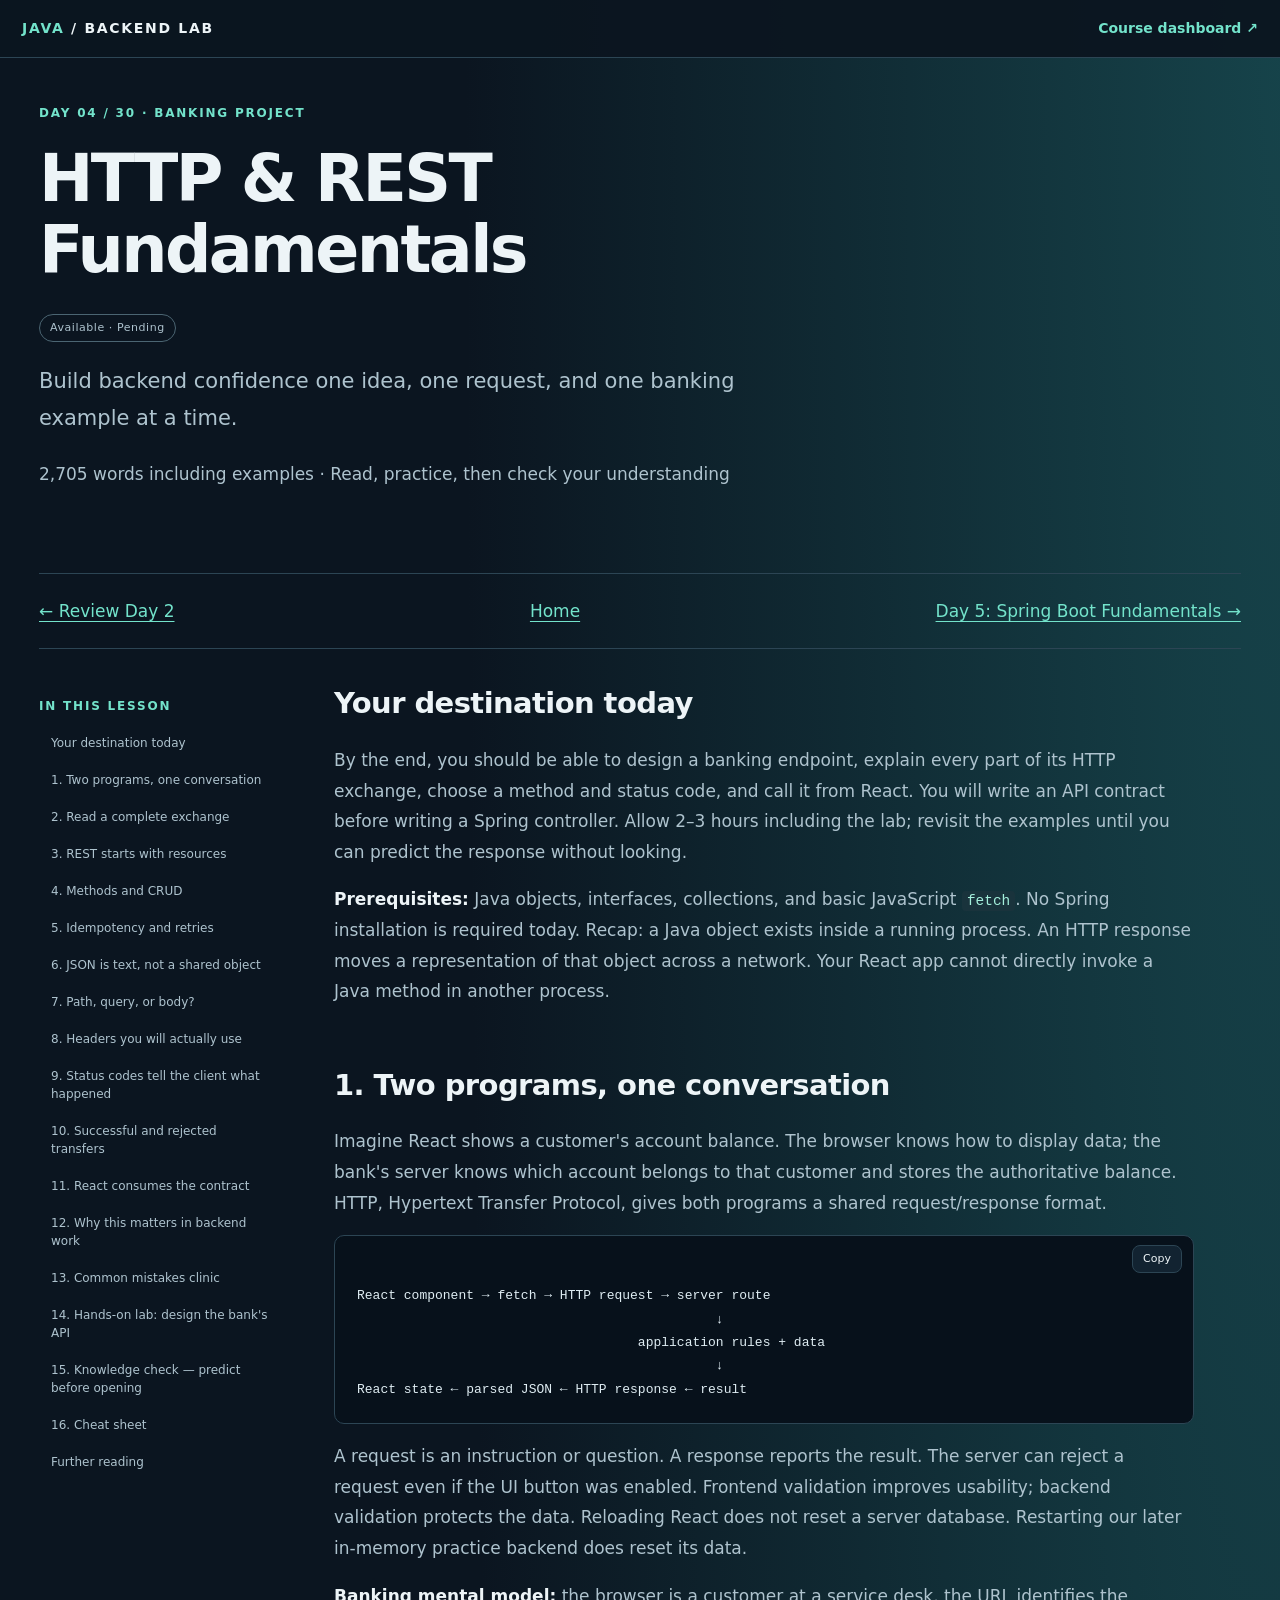
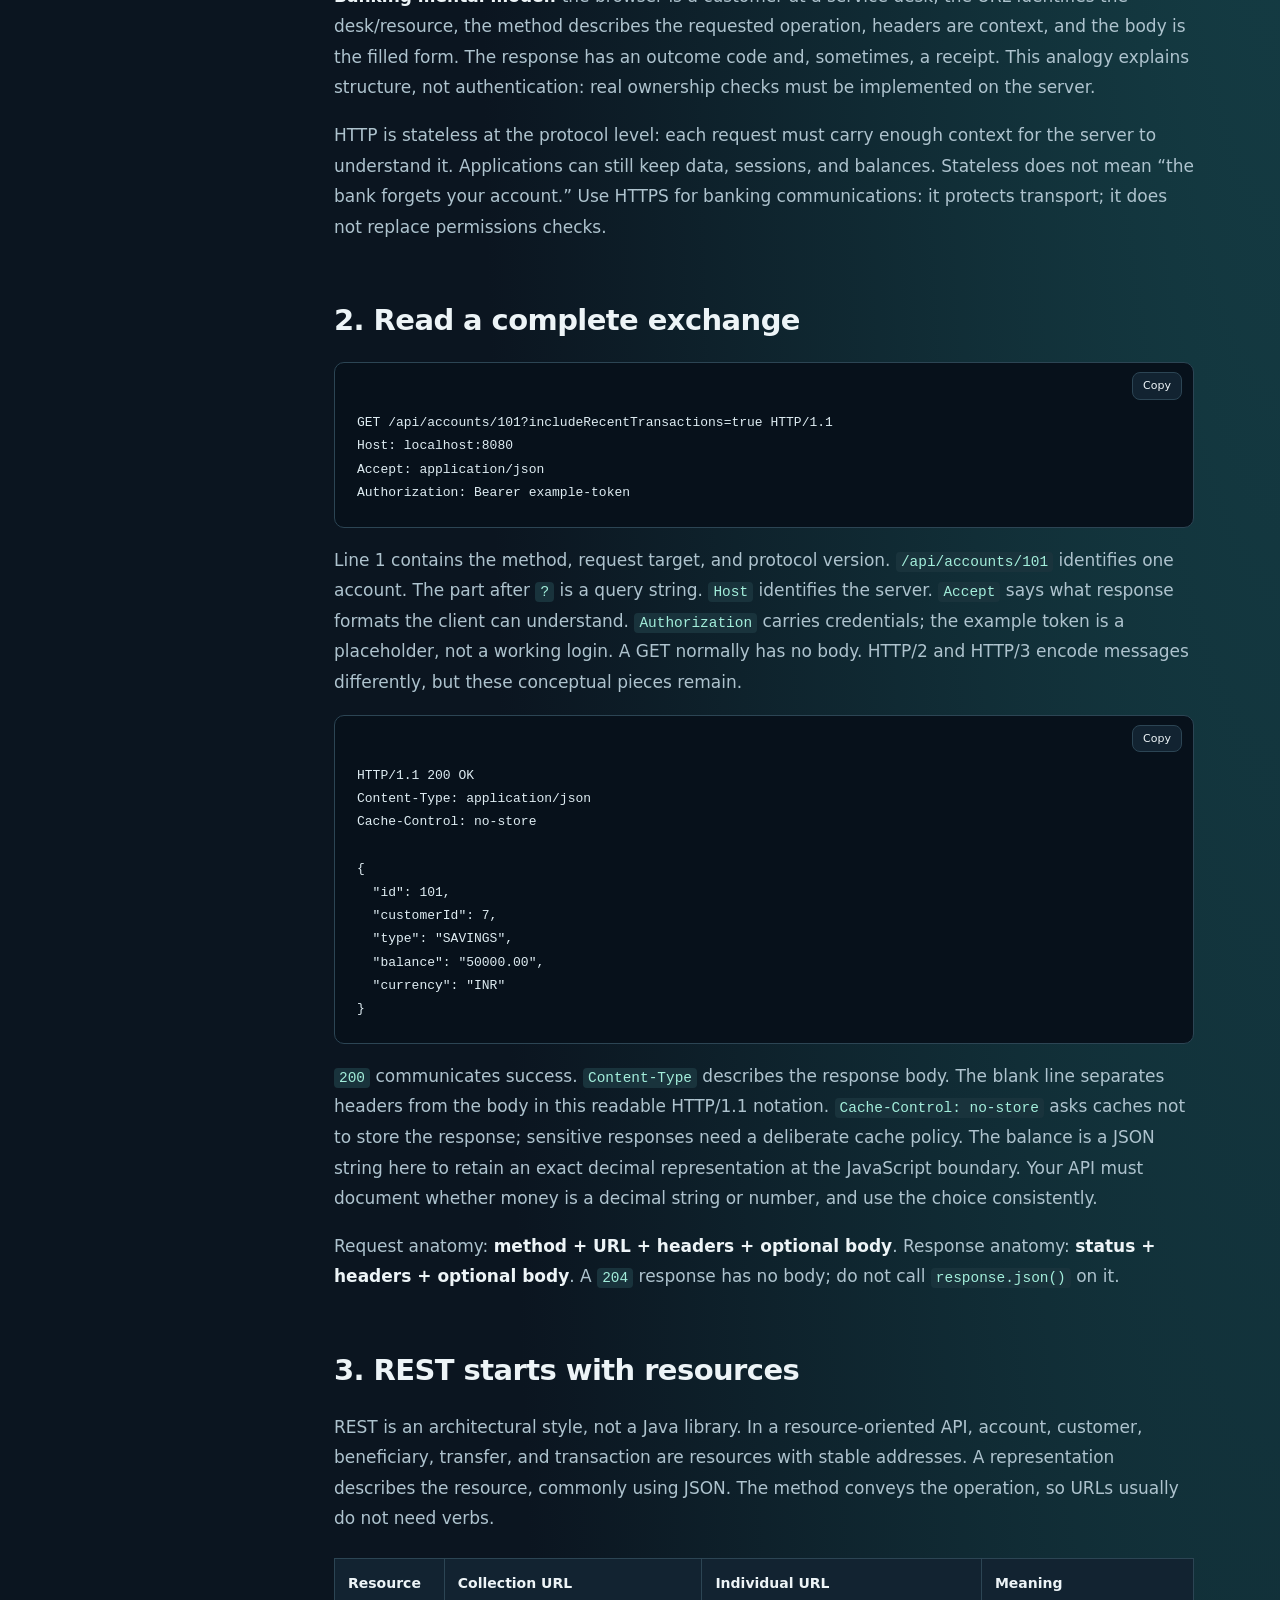
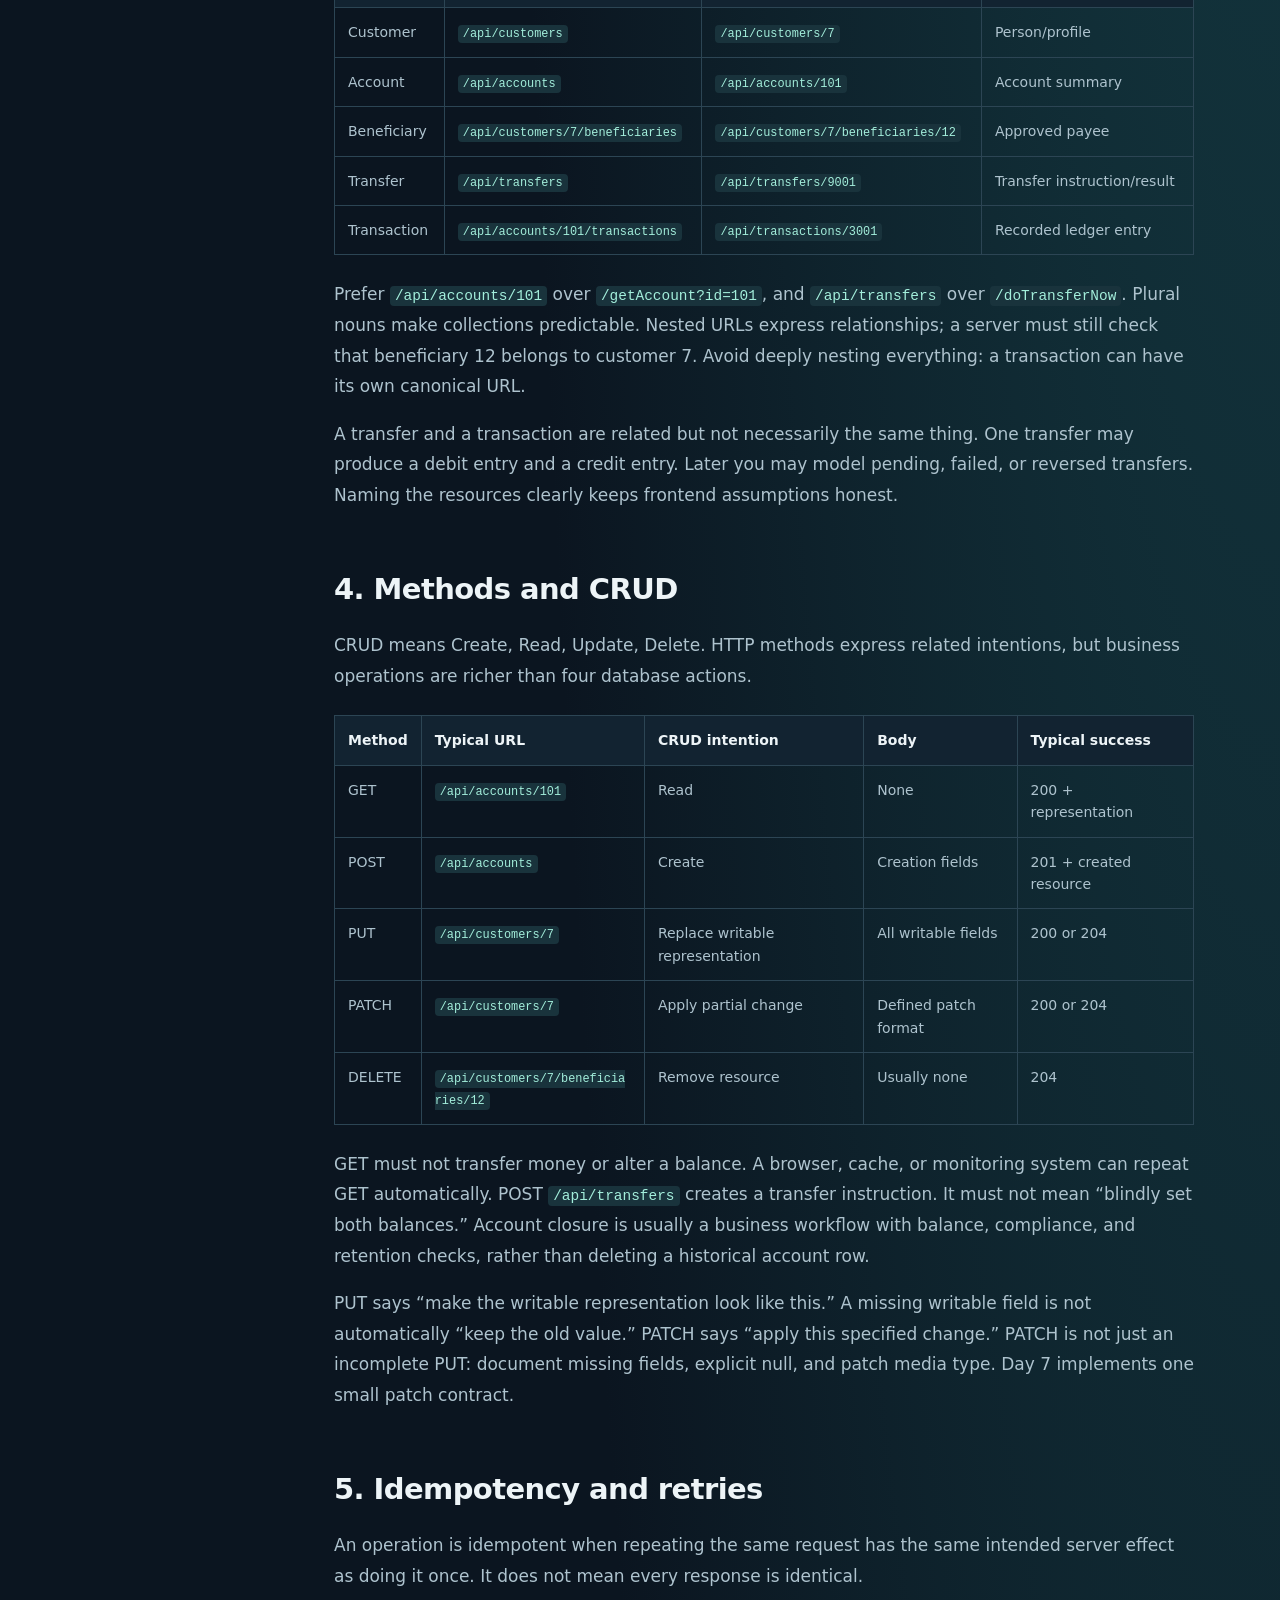
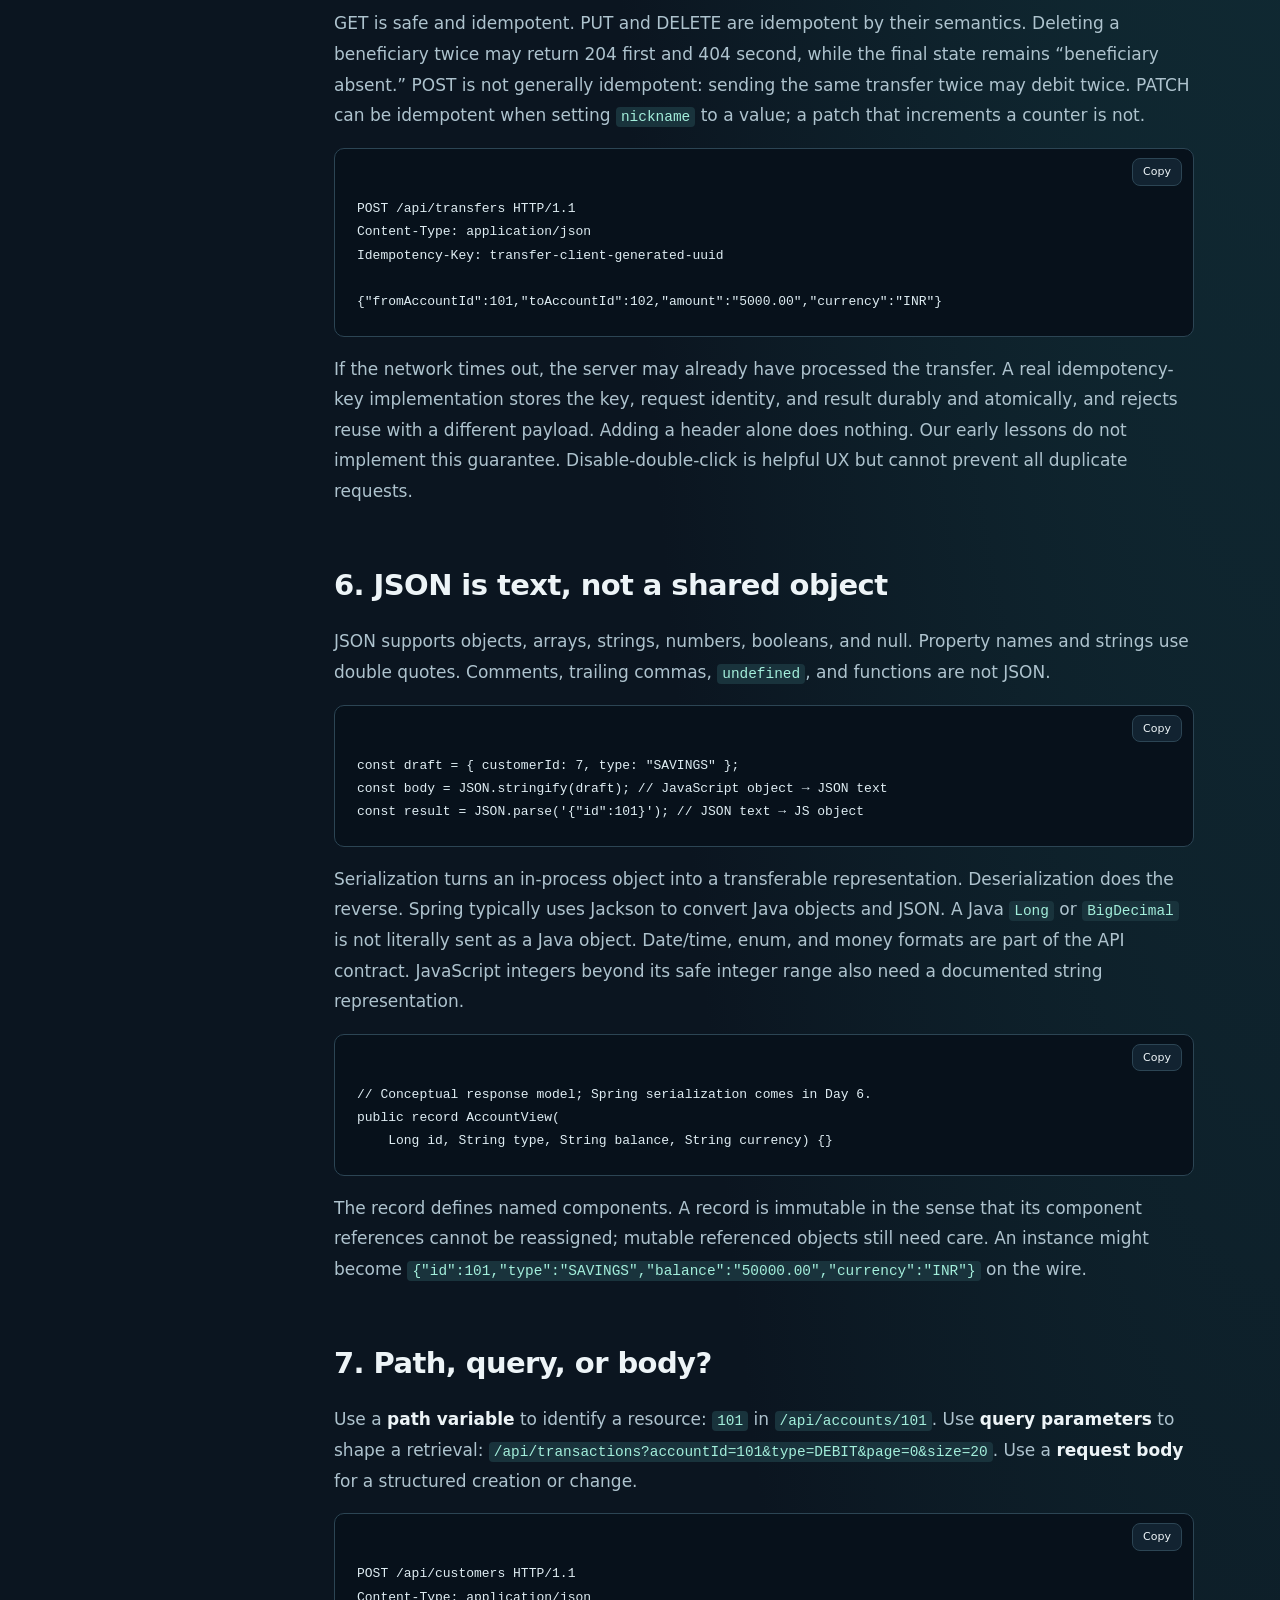
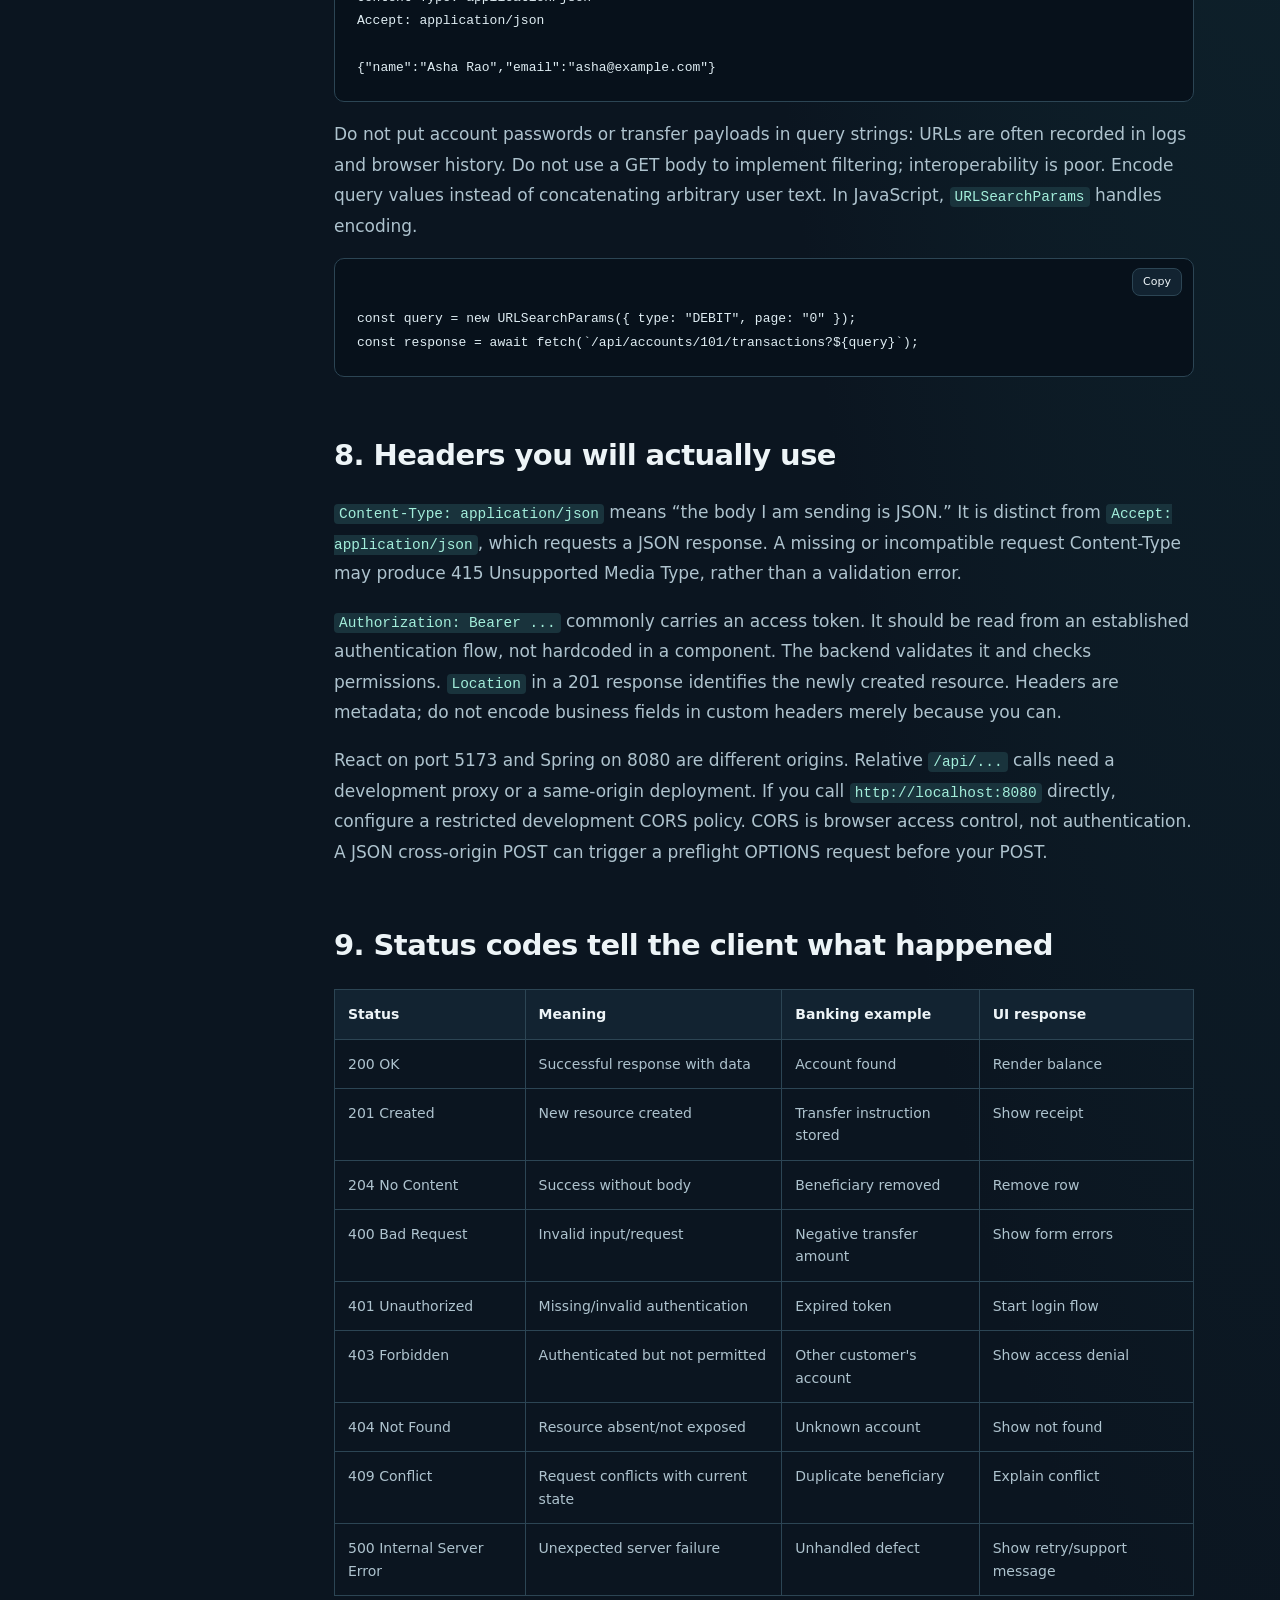
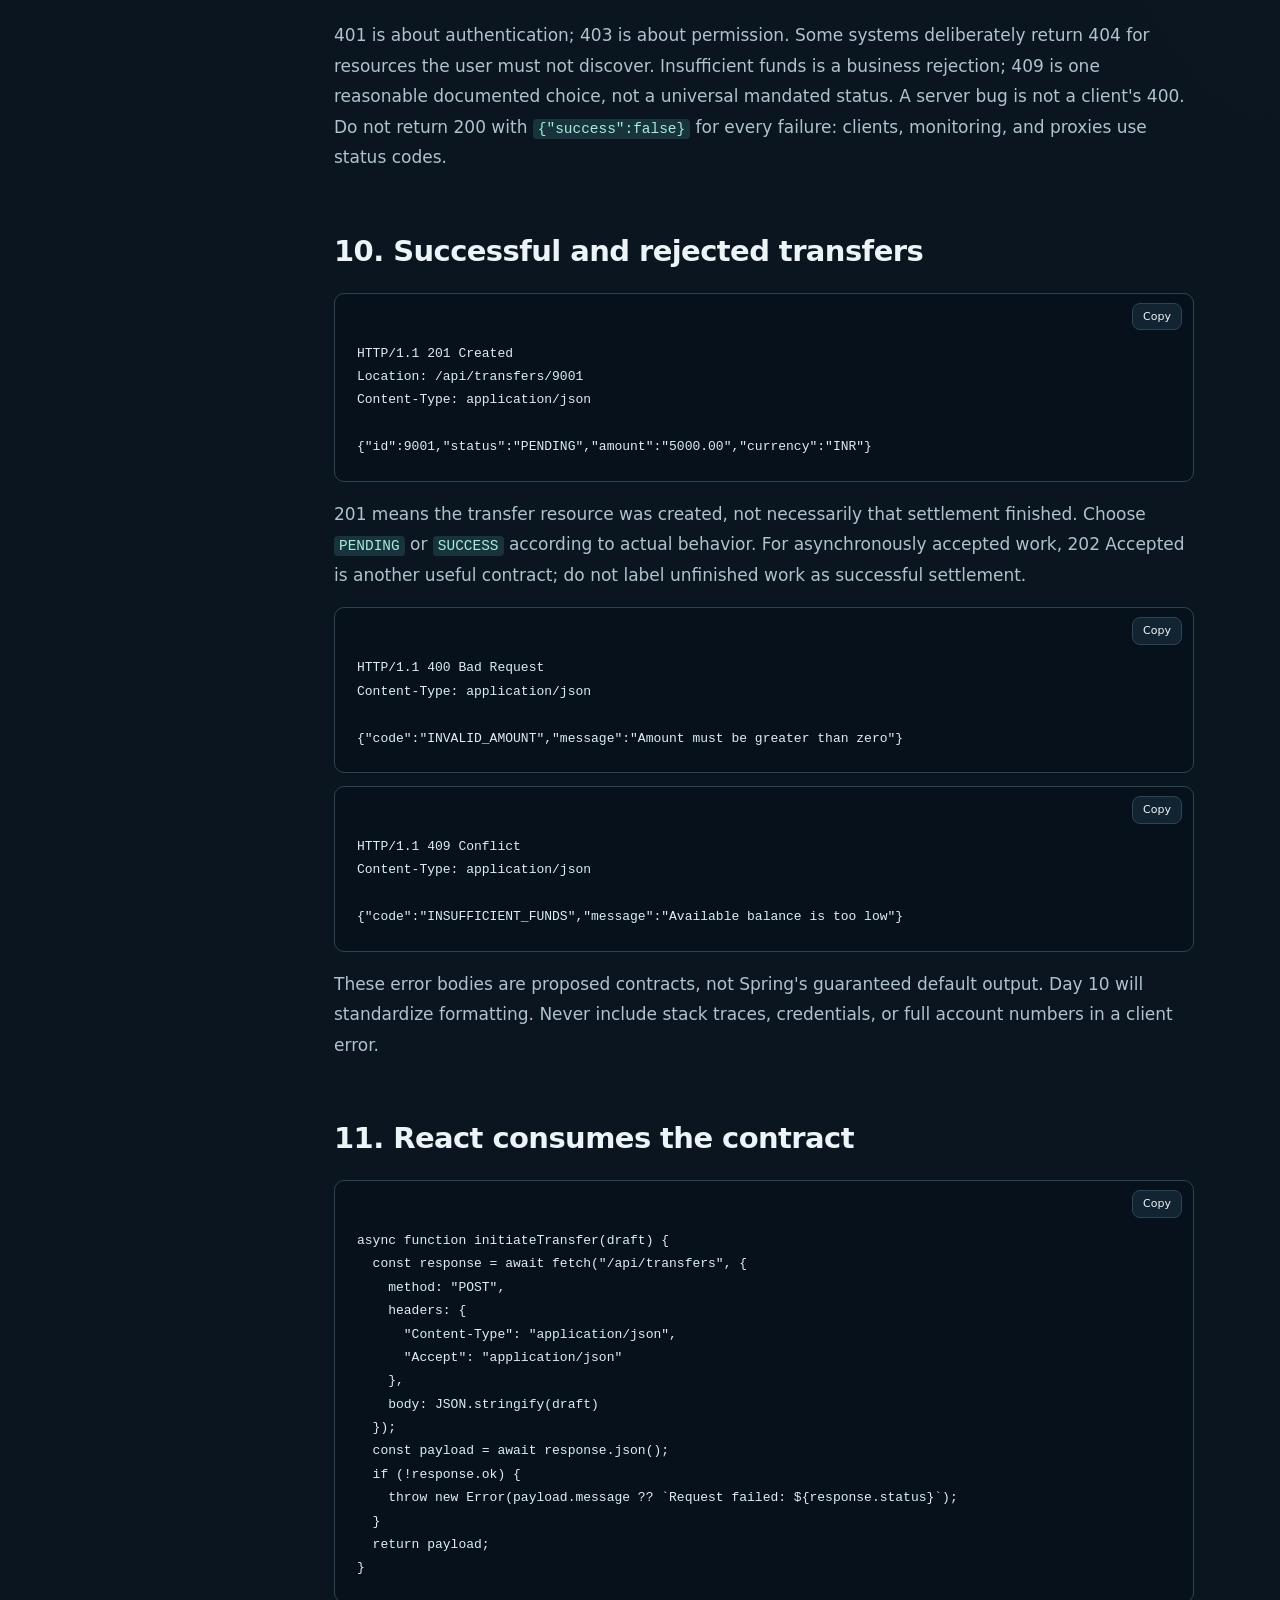
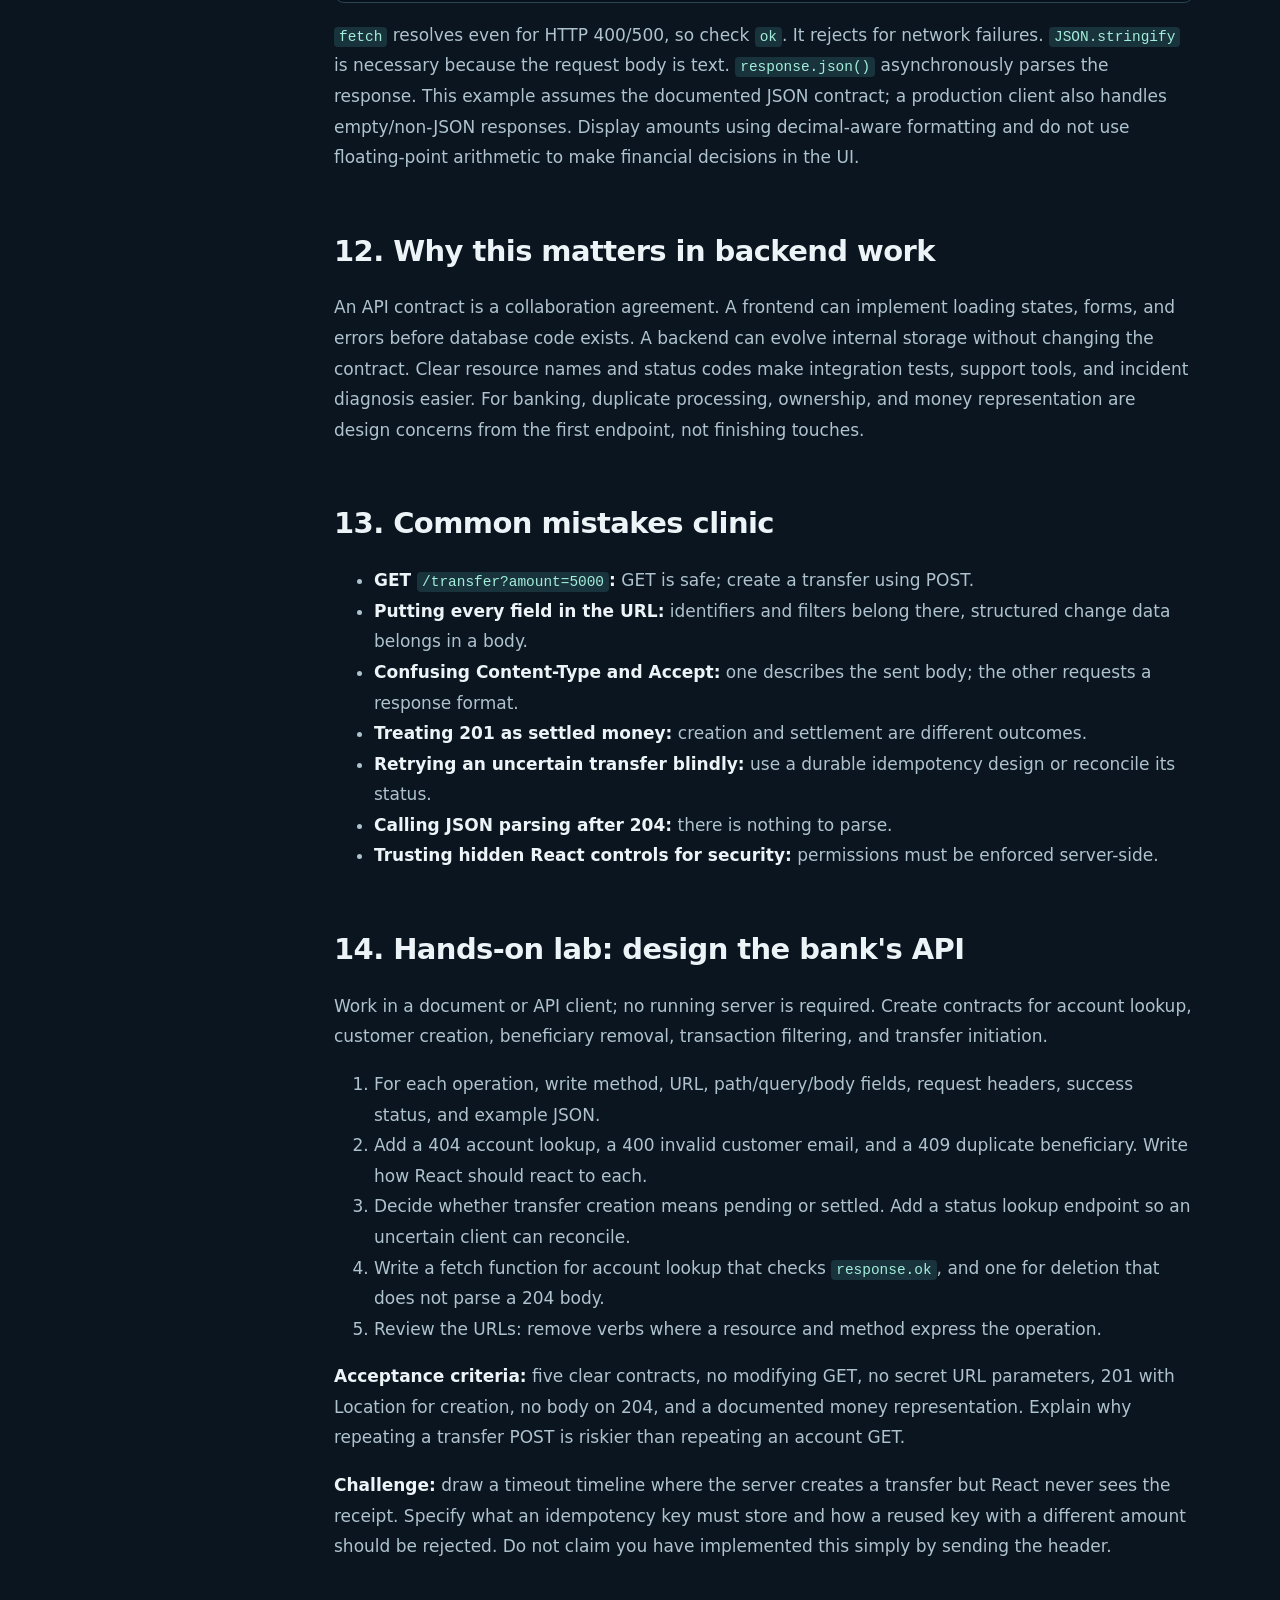
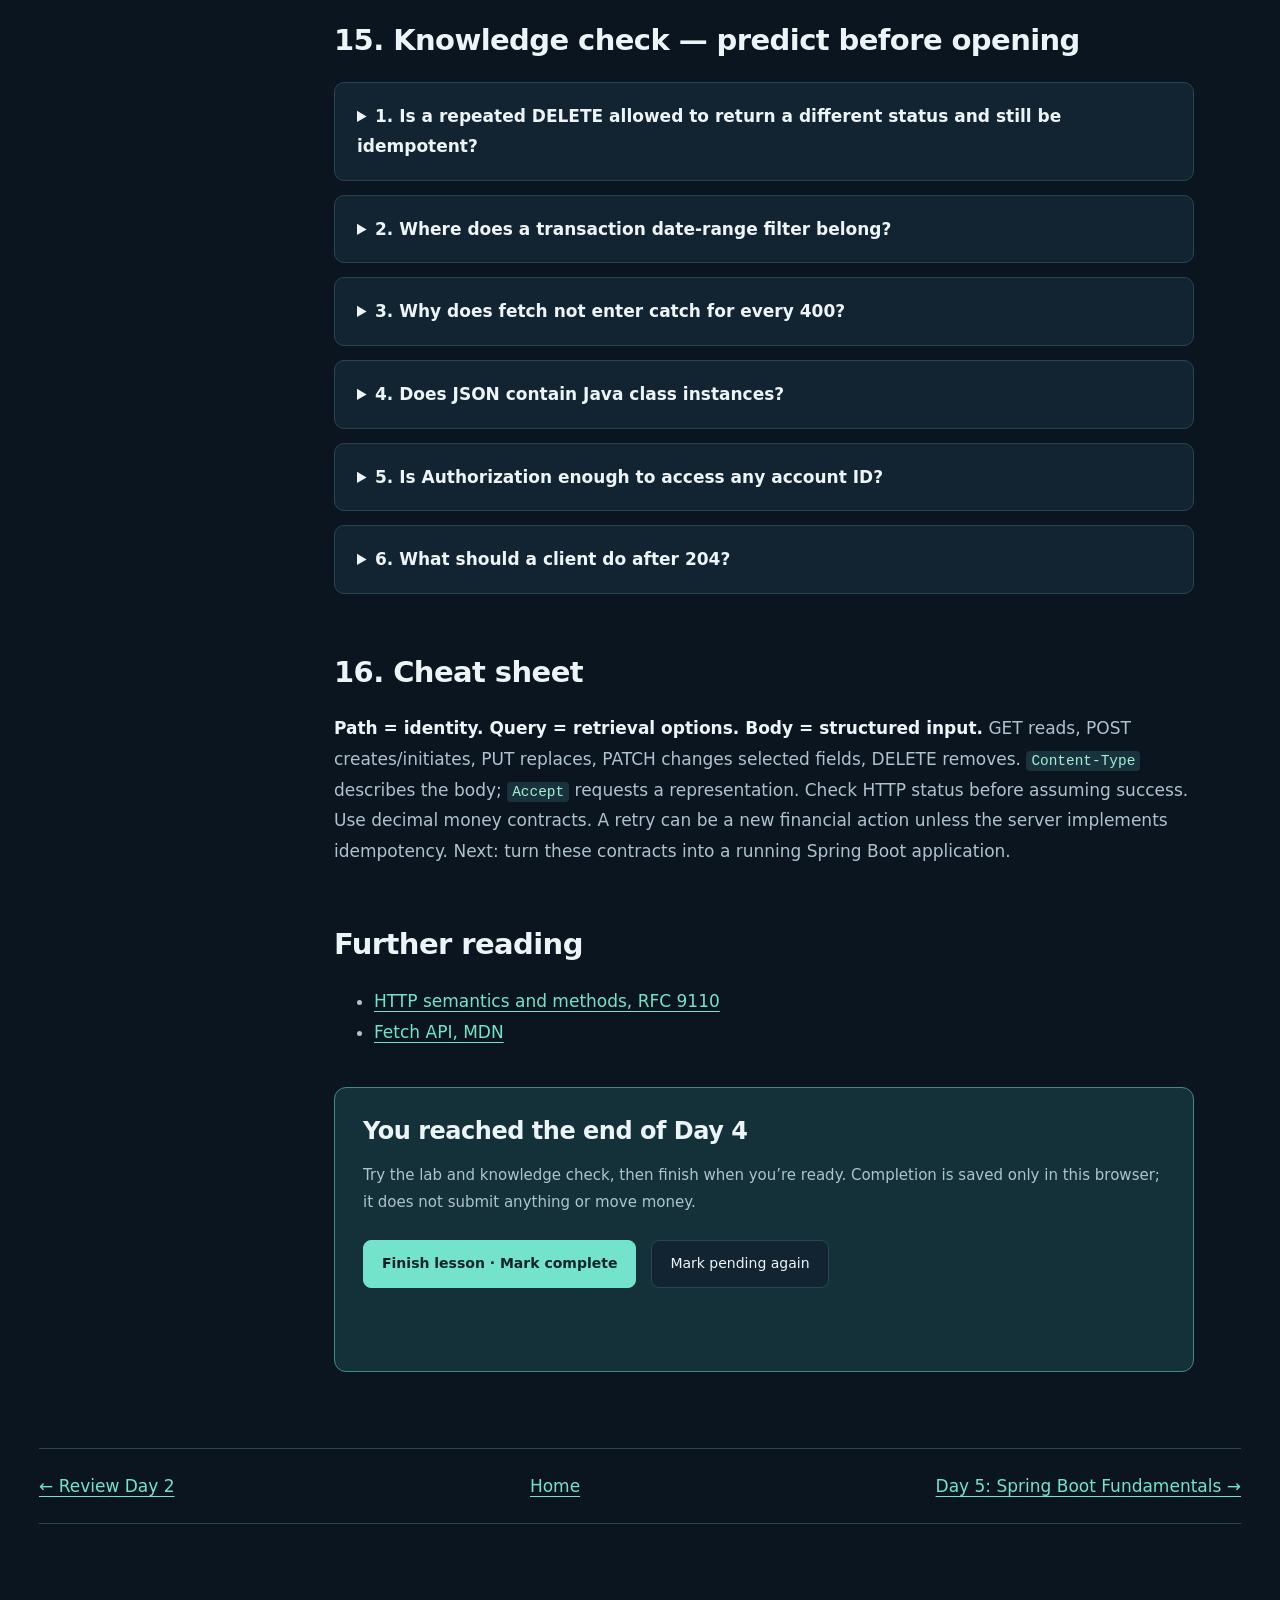
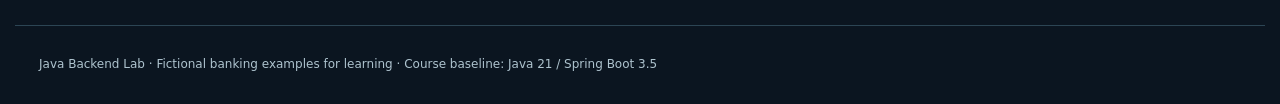
<file: day-4.html>
<!DOCTYPE html><html lang="en"><head><meta charset="utf-8"><meta name="viewport" content="width=device-width,initial-scale=1"><meta name="theme-color" content="#0b1520"><meta name="description" content="Detailed beginner-friendly banking lesson: HTTP &amp; REST Fundamentals, with Java examples, exercises, quizzes and React connections."><title>Day 4 — HTTP &amp; REST Fundamentals · Java Backend Lab</title><link rel="stylesheet" href="course.css"><script src="course.js" defer></script></head><body><a class="skip" href="#main">Skip to content</a><header><a class="brand" href="index.html"><b>JAVA</b> / BACKEND LAB</a><a href="index.html#curriculum">Course dashboard ↗</a></header><main id="main" class="wrap"><div class="hero"><div class="eyebrow">Day 04 / 30 · Banking project</div><h1>HTTP & REST Fundamentals</h1><span class="badge" data-status-day="4">Available · Pending</span><p class="lead">Build backend confidence one idea, one request, and one banking example at a time.</p><p>2,705 words including examples · Read, practice, then check your understanding</p></div><nav class="lesson-nav" aria-label="Lesson navigation"><a href="day-2-reader.html">← Review Day 2</a><a href="index.html">Home</a><a href="day-5.html">Day 5: Spring Boot Fundamentals →</a></nav><details class="mobile-toc"><summary>Jump to a section</summary><a href="#your-destination-today">Your destination today</a><a href="#1-two-programs-one-conversation">1. Two programs, one conversation</a><a href="#2-read-a-complete-exchange">2. Read a complete exchange</a><a href="#3-rest-starts-with-resources">3. REST starts with resources</a><a href="#4-methods-and-crud">4. Methods and CRUD</a><a href="#5-idempotency-and-retries">5. Idempotency and retries</a><a href="#6-json-is-text-not-a-shared-object">6. JSON is text, not a shared object</a><a href="#7-path-query-or-body">7. Path, query, or body?</a><a href="#8-headers-you-will-actually-use">8. Headers you will actually use</a><a href="#9-status-codes-tell-the-client-what-happened">9. Status codes tell the client what happened</a><a href="#10-successful-and-rejected-transfers">10. Successful and rejected transfers</a><a href="#11-react-consumes-the-contract">11. React consumes the contract</a><a href="#12-why-this-matters-in-backend-work">12. Why this matters in backend work</a><a href="#13-common-mistakes-clinic">13. Common mistakes clinic</a><a href="#14-hands-on-lab-design-the-bank-s-api">14. Hands-on lab: design the bank's API</a><a href="#15-knowledge-check-predict-before-opening">15. Knowledge check — predict before opening</a><a href="#16-cheat-sheet">16. Cheat sheet</a><a href="#further-reading">Further reading</a></details><div class="lesson-layout"><aside class="toc"><p class="eyebrow">In this lesson</p><nav aria-label="Table of contents"><a href="#your-destination-today">Your destination today</a><a href="#1-two-programs-one-conversation">1. Two programs, one conversation</a><a href="#2-read-a-complete-exchange">2. Read a complete exchange</a><a href="#3-rest-starts-with-resources">3. REST starts with resources</a><a href="#4-methods-and-crud">4. Methods and CRUD</a><a href="#5-idempotency-and-retries">5. Idempotency and retries</a><a href="#6-json-is-text-not-a-shared-object">6. JSON is text, not a shared object</a><a href="#7-path-query-or-body">7. Path, query, or body?</a><a href="#8-headers-you-will-actually-use">8. Headers you will actually use</a><a href="#9-status-codes-tell-the-client-what-happened">9. Status codes tell the client what happened</a><a href="#10-successful-and-rejected-transfers">10. Successful and rejected transfers</a><a href="#11-react-consumes-the-contract">11. React consumes the contract</a><a href="#12-why-this-matters-in-backend-work">12. Why this matters in backend work</a><a href="#13-common-mistakes-clinic">13. Common mistakes clinic</a><a href="#14-hands-on-lab-design-the-bank-s-api">14. Hands-on lab: design the bank's API</a><a href="#15-knowledge-check-predict-before-opening">15. Knowledge check — predict before opening</a><a href="#16-cheat-sheet">16. Cheat sheet</a><a href="#further-reading">Further reading</a></nav></aside><article><h2 id="your-destination-today">Your destination today</h2>
<p>By the end, you should be able to design a banking endpoint, explain every part of its HTTP exchange, choose a method and status code, and call it from React. You will write an API contract before writing a Spring controller. Allow 2–3 hours including the lab; revisit the examples until you can predict the response without looking.</p>
<p><strong>Prerequisites:</strong> Java objects, interfaces, collections, and basic JavaScript <code>fetch</code>. No Spring installation is required today. Recap: a Java object exists inside a running process. An HTTP response moves a representation of that object across a network. Your React app cannot directly invoke a Java method in another process.</p>
<h2 id="1-two-programs-one-conversation">1. Two programs, one conversation</h2>
<p>Imagine React shows a customer's account balance. The browser knows how to display data; the bank's server knows which account belongs to that customer and stores the authoritative balance. HTTP, Hypertext Transfer Protocol, gives both programs a shared request/response format.</p>
<pre><code class="language-text">React component → fetch → HTTP request → server route
                                              ↓
                                    application rules + data
                                              ↓
React state ← parsed JSON ← HTTP response ← result
</code></pre>
<p>A request is an instruction or question. A response reports the result. The server can reject a request even if the UI button was enabled. Frontend validation improves usability; backend validation protects the data. Reloading React does not reset a server database. Restarting our later in-memory practice backend does reset its data.</p>
<p><strong>Banking mental model:</strong> the browser is a customer at a service desk, the URL identifies the desk/resource, the method describes the requested operation, headers are context, and the body is the filled form. The response has an outcome code and, sometimes, a receipt. This analogy explains structure, not authentication: real ownership checks must be implemented on the server.</p>
<p>HTTP is stateless at the protocol level: each request must carry enough context for the server to understand it. Applications can still keep data, sessions, and balances. Stateless does not mean “the bank forgets your account.” Use HTTPS for banking communications: it protects transport; it does not replace permissions checks.</p>
<h2 id="2-read-a-complete-exchange">2. Read a complete exchange</h2>
<pre><code class="language-http">GET /api/accounts/101?includeRecentTransactions=true HTTP/1.1
Host: localhost:8080
Accept: application/json
Authorization: Bearer example-token
</code></pre>
<p>Line 1 contains the method, request target, and protocol version. <code>/api/accounts/101</code> identifies one account. The part after <code>?</code> is a query string. <code>Host</code> identifies the server. <code>Accept</code> says what response formats the client can understand. <code>Authorization</code> carries credentials; the example token is a placeholder, not a working login. A GET normally has no body. HTTP/2 and HTTP/3 encode messages differently, but these conceptual pieces remain.</p>
<pre><code class="language-http">HTTP/1.1 200 OK
Content-Type: application/json
Cache-Control: no-store

{
  &quot;id&quot;: 101,
  &quot;customerId&quot;: 7,
  &quot;type&quot;: &quot;SAVINGS&quot;,
  &quot;balance&quot;: &quot;50000.00&quot;,
  &quot;currency&quot;: &quot;INR&quot;
}
</code></pre>
<p><code>200</code> communicates success. <code>Content-Type</code> describes the response body. The blank line separates headers from the body in this readable HTTP/1.1 notation. <code>Cache-Control: no-store</code> asks caches not to store the response; sensitive responses need a deliberate cache policy. The balance is a JSON string here to retain an exact decimal representation at the JavaScript boundary. Your API must document whether money is a decimal string or number, and use the choice consistently.</p>
<p>Request anatomy: <strong>method + URL + headers + optional body</strong>. Response anatomy: <strong>status + headers + optional body</strong>. A <code>204</code> response has no body; do not call <code>response.json()</code> on it.</p>
<h2 id="3-rest-starts-with-resources">3. REST starts with resources</h2>
<p>REST is an architectural style, not a Java library. In a resource-oriented API, account, customer, beneficiary, transfer, and transaction are resources with stable addresses. A representation describes the resource, commonly using JSON. The method conveys the operation, so URLs usually do not need verbs.</p>
<div class="table-scroll"><table>
<thead>
<tr>
<th>Resource</th>
<th>Collection URL</th>
<th>Individual URL</th>
<th>Meaning</th>
</tr>
</thead>
<tbody>
<tr>
<td>Customer</td>
<td><code>/api/customers</code></td>
<td><code>/api/customers/7</code></td>
<td>Person/profile</td>
</tr>
<tr>
<td>Account</td>
<td><code>/api/accounts</code></td>
<td><code>/api/accounts/101</code></td>
<td>Account summary</td>
</tr>
<tr>
<td>Beneficiary</td>
<td><code>/api/customers/7/beneficiaries</code></td>
<td><code>/api/customers/7/beneficiaries/12</code></td>
<td>Approved payee</td>
</tr>
<tr>
<td>Transfer</td>
<td><code>/api/transfers</code></td>
<td><code>/api/transfers/9001</code></td>
<td>Transfer instruction/result</td>
</tr>
<tr>
<td>Transaction</td>
<td><code>/api/accounts/101/transactions</code></td>
<td><code>/api/transactions/3001</code></td>
<td>Recorded ledger entry</td>
</tr>
</tbody>
</table></div>
<p>Prefer <code>/api/accounts/101</code> over <code>/getAccount?id=101</code>, and <code>/api/transfers</code> over <code>/doTransferNow</code>. Plural nouns make collections predictable. Nested URLs express relationships; a server must still check that beneficiary 12 belongs to customer 7. Avoid deeply nesting everything: a transaction can have its own canonical URL.</p>
<p>A transfer and a transaction are related but not necessarily the same thing. One transfer may produce a debit entry and a credit entry. Later you may model pending, failed, or reversed transfers. Naming the resources clearly keeps frontend assumptions honest.</p>
<h2 id="4-methods-and-crud">4. Methods and CRUD</h2>
<p>CRUD means Create, Read, Update, Delete. HTTP methods express related intentions, but business operations are richer than four database actions.</p>
<div class="table-scroll"><table>
<thead>
<tr>
<th>Method</th>
<th>Typical URL</th>
<th>CRUD intention</th>
<th>Body</th>
<th>Typical success</th>
</tr>
</thead>
<tbody>
<tr>
<td>GET</td>
<td><code>/api/accounts/101</code></td>
<td>Read</td>
<td>None</td>
<td>200 + representation</td>
</tr>
<tr>
<td>POST</td>
<td><code>/api/accounts</code></td>
<td>Create</td>
<td>Creation fields</td>
<td>201 + created resource</td>
</tr>
<tr>
<td>PUT</td>
<td><code>/api/customers/7</code></td>
<td>Replace writable representation</td>
<td>All writable fields</td>
<td>200 or 204</td>
</tr>
<tr>
<td>PATCH</td>
<td><code>/api/customers/7</code></td>
<td>Apply partial change</td>
<td>Defined patch format</td>
<td>200 or 204</td>
</tr>
<tr>
<td>DELETE</td>
<td><code>/api/customers/7/beneficiaries/12</code></td>
<td>Remove resource</td>
<td>Usually none</td>
<td>204</td>
</tr>
</tbody>
</table></div>
<p>GET must not transfer money or alter a balance. A browser, cache, or monitoring system can repeat GET automatically. POST <code>/api/transfers</code> creates a transfer instruction. It must not mean “blindly set both balances.” Account closure is usually a business workflow with balance, compliance, and retention checks, rather than deleting a historical account row.</p>
<p>PUT says “make the writable representation look like this.” A missing writable field is not automatically “keep the old value.” PATCH says “apply this specified change.” PATCH is not just an incomplete PUT: document missing fields, explicit null, and patch media type. Day 7 implements one small patch contract.</p>
<h2 id="5-idempotency-and-retries">5. Idempotency and retries</h2>
<p>An operation is idempotent when repeating the same request has the same intended server effect as doing it once. It does not mean every response is identical.</p>
<p>GET is safe and idempotent. PUT and DELETE are idempotent by their semantics. Deleting a beneficiary twice may return 204 first and 404 second, while the final state remains “beneficiary absent.” POST is not generally idempotent: sending the same transfer twice may debit twice. PATCH can be idempotent when setting <code>nickname</code> to a value; a patch that increments a counter is not.</p>
<pre><code class="language-http">POST /api/transfers HTTP/1.1
Content-Type: application/json
Idempotency-Key: transfer-client-generated-uuid

{&quot;fromAccountId&quot;:101,&quot;toAccountId&quot;:102,&quot;amount&quot;:&quot;5000.00&quot;,&quot;currency&quot;:&quot;INR&quot;}
</code></pre>
<p>If the network times out, the server may already have processed the transfer. A real idempotency-key implementation stores the key, request identity, and result durably and atomically, and rejects reuse with a different payload. Adding a header alone does nothing. Our early lessons do not implement this guarantee. Disable-double-click is helpful UX but cannot prevent all duplicate requests.</p>
<h2 id="6-json-is-text-not-a-shared-object">6. JSON is text, not a shared object</h2>
<p>JSON supports objects, arrays, strings, numbers, booleans, and null. Property names and strings use double quotes. Comments, trailing commas, <code>undefined</code>, and functions are not JSON.</p>
<pre><code class="language-javascript">const draft = { customerId: 7, type: &quot;SAVINGS&quot; };
const body = JSON.stringify(draft); // JavaScript object → JSON text
const result = JSON.parse('{&quot;id&quot;:101}'); // JSON text → JS object
</code></pre>
<p>Serialization turns an in-process object into a transferable representation. Deserialization does the reverse. Spring typically uses Jackson to convert Java objects and JSON. A Java <code>Long</code> or <code>BigDecimal</code> is not literally sent as a Java object. Date/time, enum, and money formats are part of the API contract. JavaScript integers beyond its safe integer range also need a documented string representation.</p>
<pre><code class="language-java">// Conceptual response model; Spring serialization comes in Day 6.
public record AccountView(
    Long id, String type, String balance, String currency) {}
</code></pre>
<p>The record defines named components. A record is immutable in the sense that its component references cannot be reassigned; mutable referenced objects still need care. An instance might become <code>{"id":101,"type":"SAVINGS","balance":"50000.00","currency":"INR"}</code> on the wire.</p>
<h2 id="7-path-query-or-body">7. Path, query, or body?</h2>
<p>Use a <strong>path variable</strong> to identify a resource: <code>101</code> in <code>/api/accounts/101</code>. Use <strong>query parameters</strong> to shape a retrieval: <code>/api/transactions?accountId=101&amp;type=DEBIT&amp;page=0&amp;size=20</code>. Use a <strong>request body</strong> for a structured creation or change.</p>
<pre><code class="language-http">POST /api/customers HTTP/1.1
Content-Type: application/json
Accept: application/json

{&quot;name&quot;:&quot;Asha Rao&quot;,&quot;email&quot;:&quot;asha@example.com&quot;}
</code></pre>
<p>Do not put account passwords or transfer payloads in query strings: URLs are often recorded in logs and browser history. Do not use a GET body to implement filtering; interoperability is poor. Encode query values instead of concatenating arbitrary user text. In JavaScript, <code>URLSearchParams</code> handles encoding.</p>
<pre><code class="language-javascript">const query = new URLSearchParams({ type: &quot;DEBIT&quot;, page: &quot;0&quot; });
const response = await fetch(`/api/accounts/101/transactions?${query}`);
</code></pre>
<h2 id="8-headers-you-will-actually-use">8. Headers you will actually use</h2>
<p><code>Content-Type: application/json</code> means “the body I am sending is JSON.” It is distinct from <code>Accept: application/json</code>, which requests a JSON response. A missing or incompatible request Content-Type may produce 415 Unsupported Media Type, rather than a validation error.</p>
<p><code>Authorization: Bearer ...</code> commonly carries an access token. It should be read from an established authentication flow, not hardcoded in a component. The backend validates it and checks permissions. <code>Location</code> in a 201 response identifies the newly created resource. Headers are metadata; do not encode business fields in custom headers merely because you can.</p>
<p>React on port 5173 and Spring on 8080 are different origins. Relative <code>/api/...</code> calls need a development proxy or a same-origin deployment. If you call <code>http://localhost:8080</code> directly, configure a restricted development CORS policy. CORS is browser access control, not authentication. A JSON cross-origin POST can trigger a preflight OPTIONS request before your POST.</p>
<h2 id="9-status-codes-tell-the-client-what-happened">9. Status codes tell the client what happened</h2>
<div class="table-scroll"><table>
<thead>
<tr>
<th>Status</th>
<th>Meaning</th>
<th>Banking example</th>
<th>UI response</th>
</tr>
</thead>
<tbody>
<tr>
<td>200 OK</td>
<td>Successful response with data</td>
<td>Account found</td>
<td>Render balance</td>
</tr>
<tr>
<td>201 Created</td>
<td>New resource created</td>
<td>Transfer instruction stored</td>
<td>Show receipt</td>
</tr>
<tr>
<td>204 No Content</td>
<td>Success without body</td>
<td>Beneficiary removed</td>
<td>Remove row</td>
</tr>
<tr>
<td>400 Bad Request</td>
<td>Invalid input/request</td>
<td>Negative transfer amount</td>
<td>Show form errors</td>
</tr>
<tr>
<td>401 Unauthorized</td>
<td>Missing/invalid authentication</td>
<td>Expired token</td>
<td>Start login flow</td>
</tr>
<tr>
<td>403 Forbidden</td>
<td>Authenticated but not permitted</td>
<td>Other customer's account</td>
<td>Show access denial</td>
</tr>
<tr>
<td>404 Not Found</td>
<td>Resource absent/not exposed</td>
<td>Unknown account</td>
<td>Show not found</td>
</tr>
<tr>
<td>409 Conflict</td>
<td>Request conflicts with current state</td>
<td>Duplicate beneficiary</td>
<td>Explain conflict</td>
</tr>
<tr>
<td>500 Internal Server Error</td>
<td>Unexpected server failure</td>
<td>Unhandled defect</td>
<td>Show retry/support message</td>
</tr>
</tbody>
</table></div>
<p>401 is about authentication; 403 is about permission. Some systems deliberately return 404 for resources the user must not discover. Insufficient funds is a business rejection; 409 is one reasonable documented choice, not a universal mandated status. A server bug is not a client's 400. Do not return 200 with <code>{"success":false}</code> for every failure: clients, monitoring, and proxies use status codes.</p>
<h2 id="10-successful-and-rejected-transfers">10. Successful and rejected transfers</h2>
<pre><code class="language-http">HTTP/1.1 201 Created
Location: /api/transfers/9001
Content-Type: application/json

{&quot;id&quot;:9001,&quot;status&quot;:&quot;PENDING&quot;,&quot;amount&quot;:&quot;5000.00&quot;,&quot;currency&quot;:&quot;INR&quot;}
</code></pre>
<p>201 means the transfer resource was created, not necessarily that settlement finished. Choose <code>PENDING</code> or <code>SUCCESS</code> according to actual behavior. For asynchronously accepted work, 202 Accepted is another useful contract; do not label unfinished work as successful settlement.</p>
<pre><code class="language-http">HTTP/1.1 400 Bad Request
Content-Type: application/json

{&quot;code&quot;:&quot;INVALID_AMOUNT&quot;,&quot;message&quot;:&quot;Amount must be greater than zero&quot;}
</code></pre>
<pre><code class="language-http">HTTP/1.1 409 Conflict
Content-Type: application/json

{&quot;code&quot;:&quot;INSUFFICIENT_FUNDS&quot;,&quot;message&quot;:&quot;Available balance is too low&quot;}
</code></pre>
<p>These error bodies are proposed contracts, not Spring's guaranteed default output. Day 10 will standardize formatting. Never include stack traces, credentials, or full account numbers in a client error.</p>
<h2 id="11-react-consumes-the-contract">11. React consumes the contract</h2>
<pre><code class="language-javascript">async function initiateTransfer(draft) {
  const response = await fetch(&quot;/api/transfers&quot;, {
    method: &quot;POST&quot;,
    headers: {
      &quot;Content-Type&quot;: &quot;application/json&quot;,
      &quot;Accept&quot;: &quot;application/json&quot;
    },
    body: JSON.stringify(draft)
  });
  const payload = await response.json();
  if (!response.ok) {
    throw new Error(payload.message ?? `Request failed: ${response.status}`);
  }
  return payload;
}
</code></pre>
<p><code>fetch</code> resolves even for HTTP 400/500, so check <code>ok</code>. It rejects for network failures. <code>JSON.stringify</code> is necessary because the request body is text. <code>response.json()</code> asynchronously parses the response. This example assumes the documented JSON contract; a production client also handles empty/non-JSON responses. Display amounts using decimal-aware formatting and do not use floating-point arithmetic to make financial decisions in the UI.</p>
<h2 id="12-why-this-matters-in-backend-work">12. Why this matters in backend work</h2>
<p>An API contract is a collaboration agreement. A frontend can implement loading states, forms, and errors before database code exists. A backend can evolve internal storage without changing the contract. Clear resource names and status codes make integration tests, support tools, and incident diagnosis easier. For banking, duplicate processing, ownership, and money representation are design concerns from the first endpoint, not finishing touches.</p>
<h2 id="13-common-mistakes-clinic">13. Common mistakes clinic</h2>
<ul>
<li><strong>GET <code>/transfer?amount=5000</code>:</strong> GET is safe; create a transfer using POST.</li>
<li><strong>Putting every field in the URL:</strong> identifiers and filters belong there, structured change data belongs in a body.</li>
<li><strong>Confusing Content-Type and Accept:</strong> one describes the sent body; the other requests a response format.</li>
<li><strong>Treating 201 as settled money:</strong> creation and settlement are different outcomes.</li>
<li><strong>Retrying an uncertain transfer blindly:</strong> use a durable idempotency design or reconcile its status.</li>
<li><strong>Calling JSON parsing after 204:</strong> there is nothing to parse.</li>
<li><strong>Trusting hidden React controls for security:</strong> permissions must be enforced server-side.</li>
</ul>
<h2 id="14-hands-on-lab-design-the-bank-s-api">14. Hands-on lab: design the bank's API</h2>
<p>Work in a document or API client; no running server is required. Create contracts for account lookup, customer creation, beneficiary removal, transaction filtering, and transfer initiation.</p>
<ol>
<li>For each operation, write method, URL, path/query/body fields, request headers, success status, and example JSON.</li>
<li>Add a 404 account lookup, a 400 invalid customer email, and a 409 duplicate beneficiary. Write how React should react to each.</li>
<li>Decide whether transfer creation means pending or settled. Add a status lookup endpoint so an uncertain client can reconcile.</li>
<li>Write a fetch function for account lookup that checks <code>response.ok</code>, and one for deletion that does not parse a 204 body.</li>
<li>Review the URLs: remove verbs where a resource and method express the operation.</li>
</ol>
<p><strong>Acceptance criteria:</strong> five clear contracts, no modifying GET, no secret URL parameters, 201 with Location for creation, no body on 204, and a documented money representation. Explain why repeating a transfer POST is riskier than repeating an account GET.</p>
<p><strong>Challenge:</strong> draw a timeout timeline where the server creates a transfer but React never sees the receipt. Specify what an idempotency key must store and how a reused key with a different amount should be rejected. Do not claim you have implemented this simply by sending the header.</p>
<h2 id="15-knowledge-check-predict-before-opening">15. Knowledge check — predict before opening</h2>
<details><summary>1. Is a repeated DELETE allowed to return a different status and still be idempotent?</summary><p>Yes. Idempotency describes intended state/effect. The resource can remain absent after both calls even if the second returns 404.</p></details>
<details><summary>2. Where does a transaction date-range filter belong?</summary><p>In query parameters, such as <code>?from=2026-10-01&amp;to=2026-10-05</code>. Document inclusive/exclusive boundaries and timezone.</p></details>
<details><summary>3. Why does fetch not enter catch for every 400?</summary><p>HTTP errors still produce responses. Check <code>response.ok</code> and throw or branch explicitly; network failures reject the promise.</p></details>
<details><summary>4. Does JSON contain Java class instances?</summary><p>No. It is a transferable data representation. Jackson reconstructs a Java value using the target type and configuration.</p></details>
<details><summary>5. Is Authorization enough to access any account ID?</summary><p>No. Authentication identifies the caller; authorization checks their permission for that specific account.</p></details>
<details><summary>6. What should a client do after 204?</summary><p>Treat the action as successful without trying to parse a response body.</p></details>

<h2 id="16-cheat-sheet">16. Cheat sheet</h2>
<p><strong>Path = identity. Query = retrieval options. Body = structured input.</strong> GET reads, POST creates/initiates, PUT replaces, PATCH changes selected fields, DELETE removes. <code>Content-Type</code> describes the body; <code>Accept</code> requests a representation. Check HTTP status before assuming success. Use decimal money contracts. A retry can be a new financial action unless the server implements idempotency. Next: turn these contracts into a running Spring Boot application.</p>
<h2 id="further-reading">Further reading</h2>
<ul>
<li><a href="https://www.rfc-editor.org/rfc/rfc9110.html">HTTP semantics and methods, RFC 9110</a></li>
<li><a href="https://developer.mozilla.org/en-US/docs/Web/API/Fetch_API/Using_Fetch">Fetch API, MDN</a></li>
</ul><section class="finish" aria-labelledby="finish-heading"><h2 id="finish-heading">You reached the end of Day 4</h2><p>Try the lab and knowledge check, then finish when you’re ready. Completion is saved only in this browser; it does not submit anything or move money.</p><div class="actions"><button type="button" class="primary" data-finish-day="4">Finish lesson · Mark complete</button><button type="button" data-reset-day="4">Mark pending again</button></div><p id="completion-message" class="completion-message" role="status"></p><noscript>Enable JavaScript to save completion. All lesson content remains readable.</noscript></section></article></div><nav class="lesson-nav" aria-label="Lesson navigation"><a href="day-2-reader.html">← Review Day 2</a><a href="index.html">Home</a><a href="day-5.html">Day 5: Spring Boot Fundamentals →</a></nav></main><footer>Java Backend Lab · Fictional banking examples for learning · Course baseline: Java 21 / Spring Boot 3.5</footer></body></html>
</file>
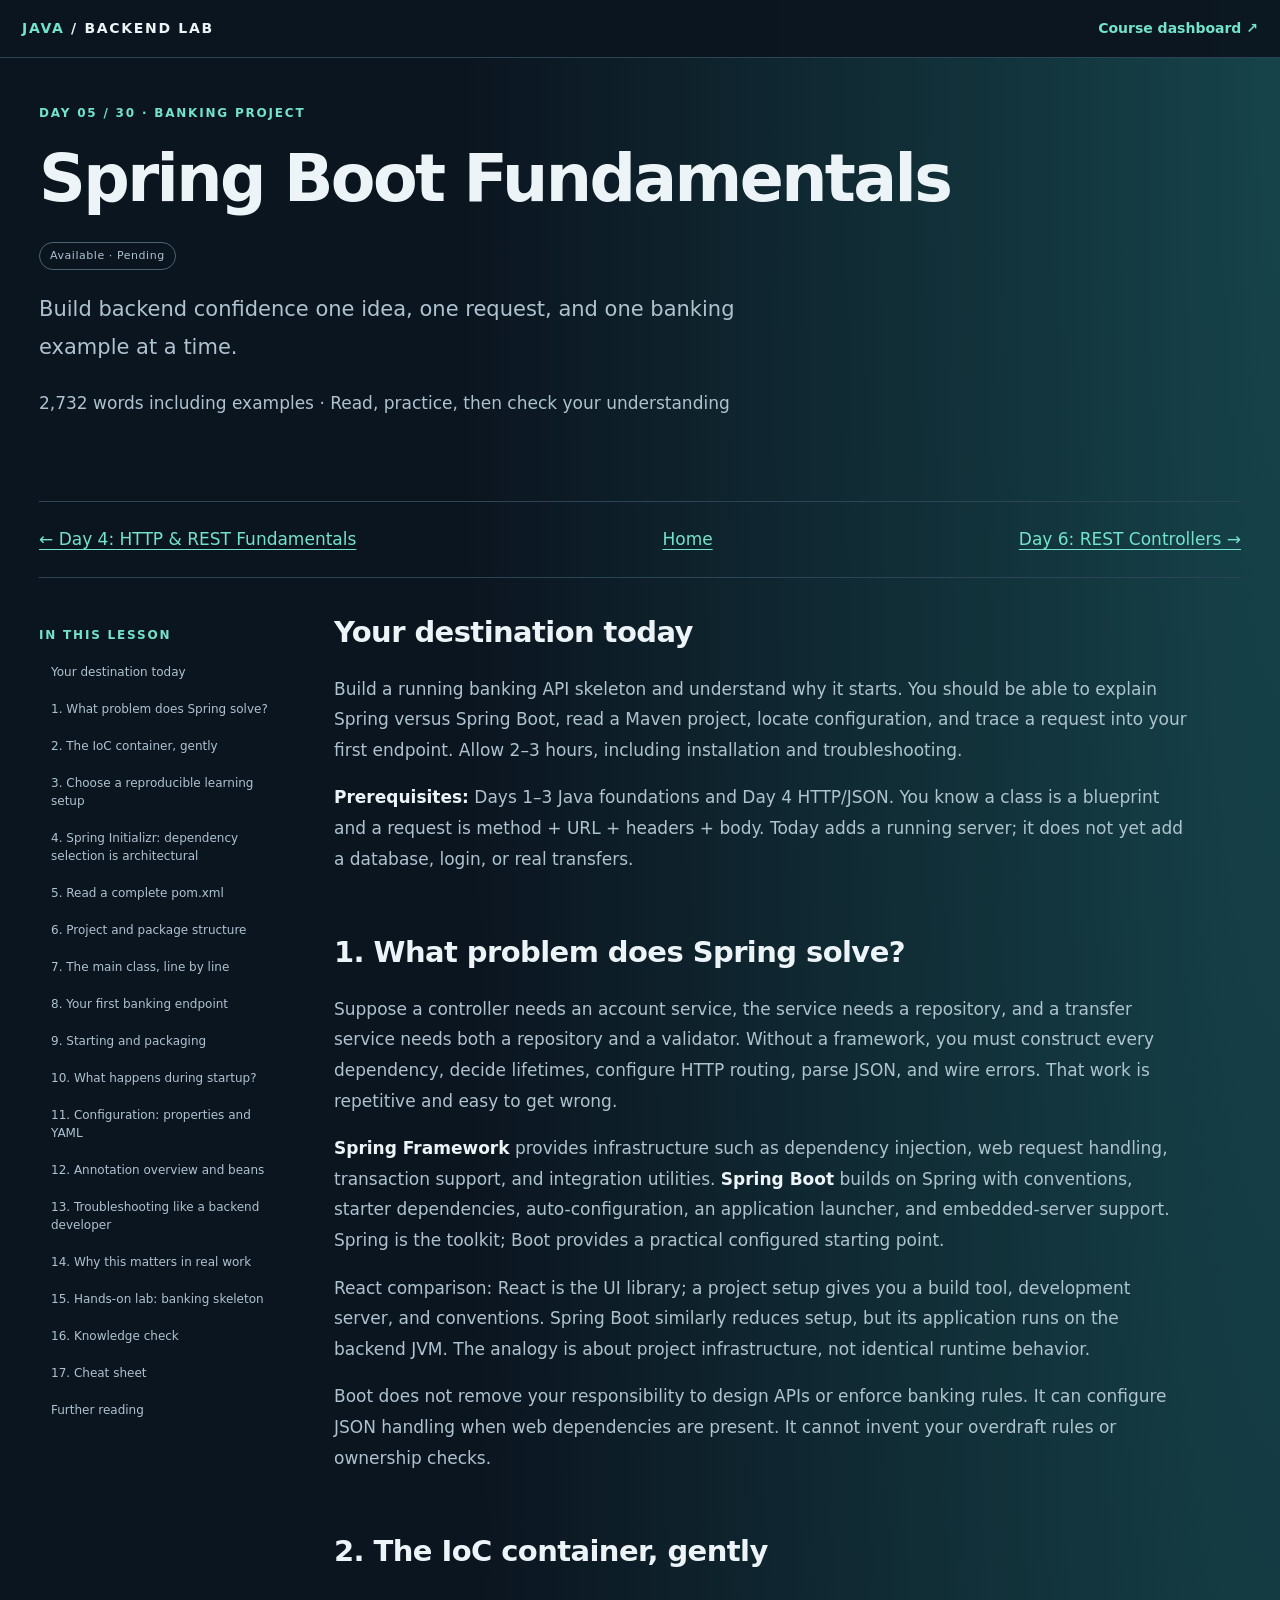
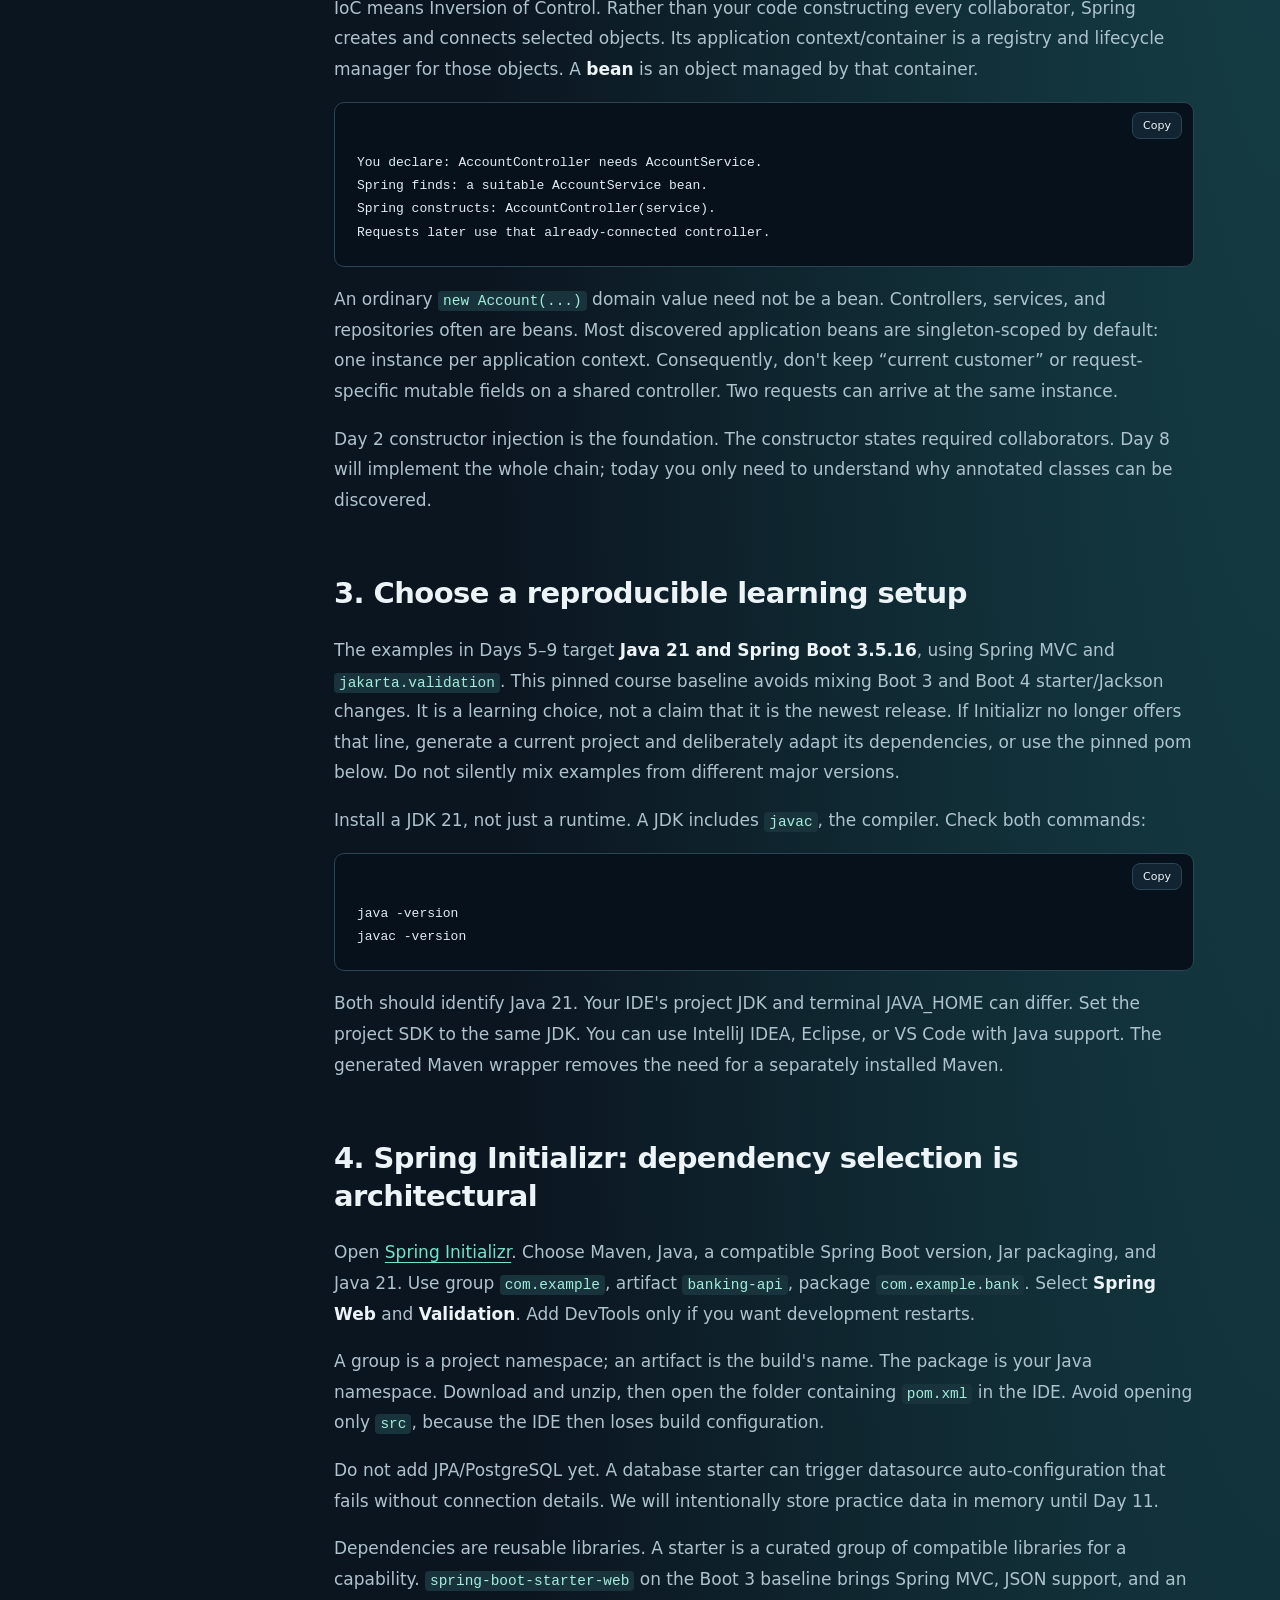
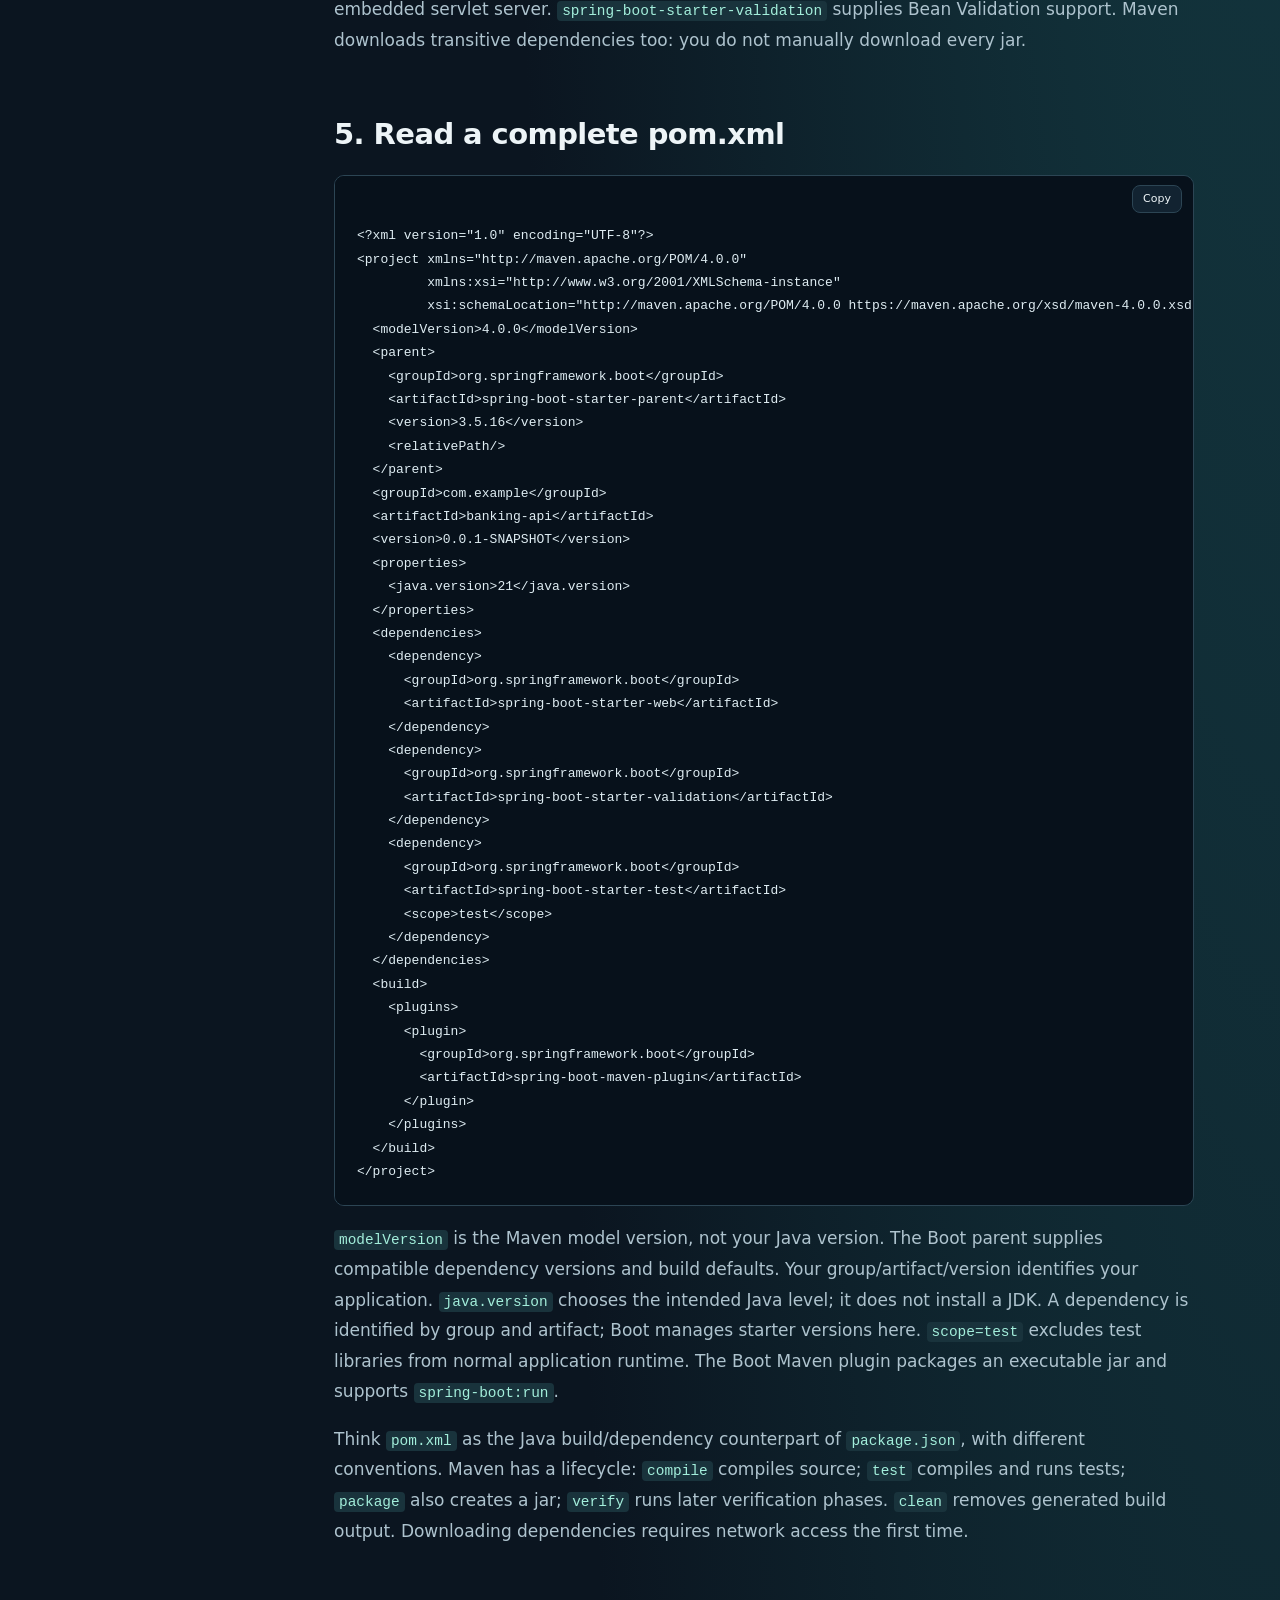
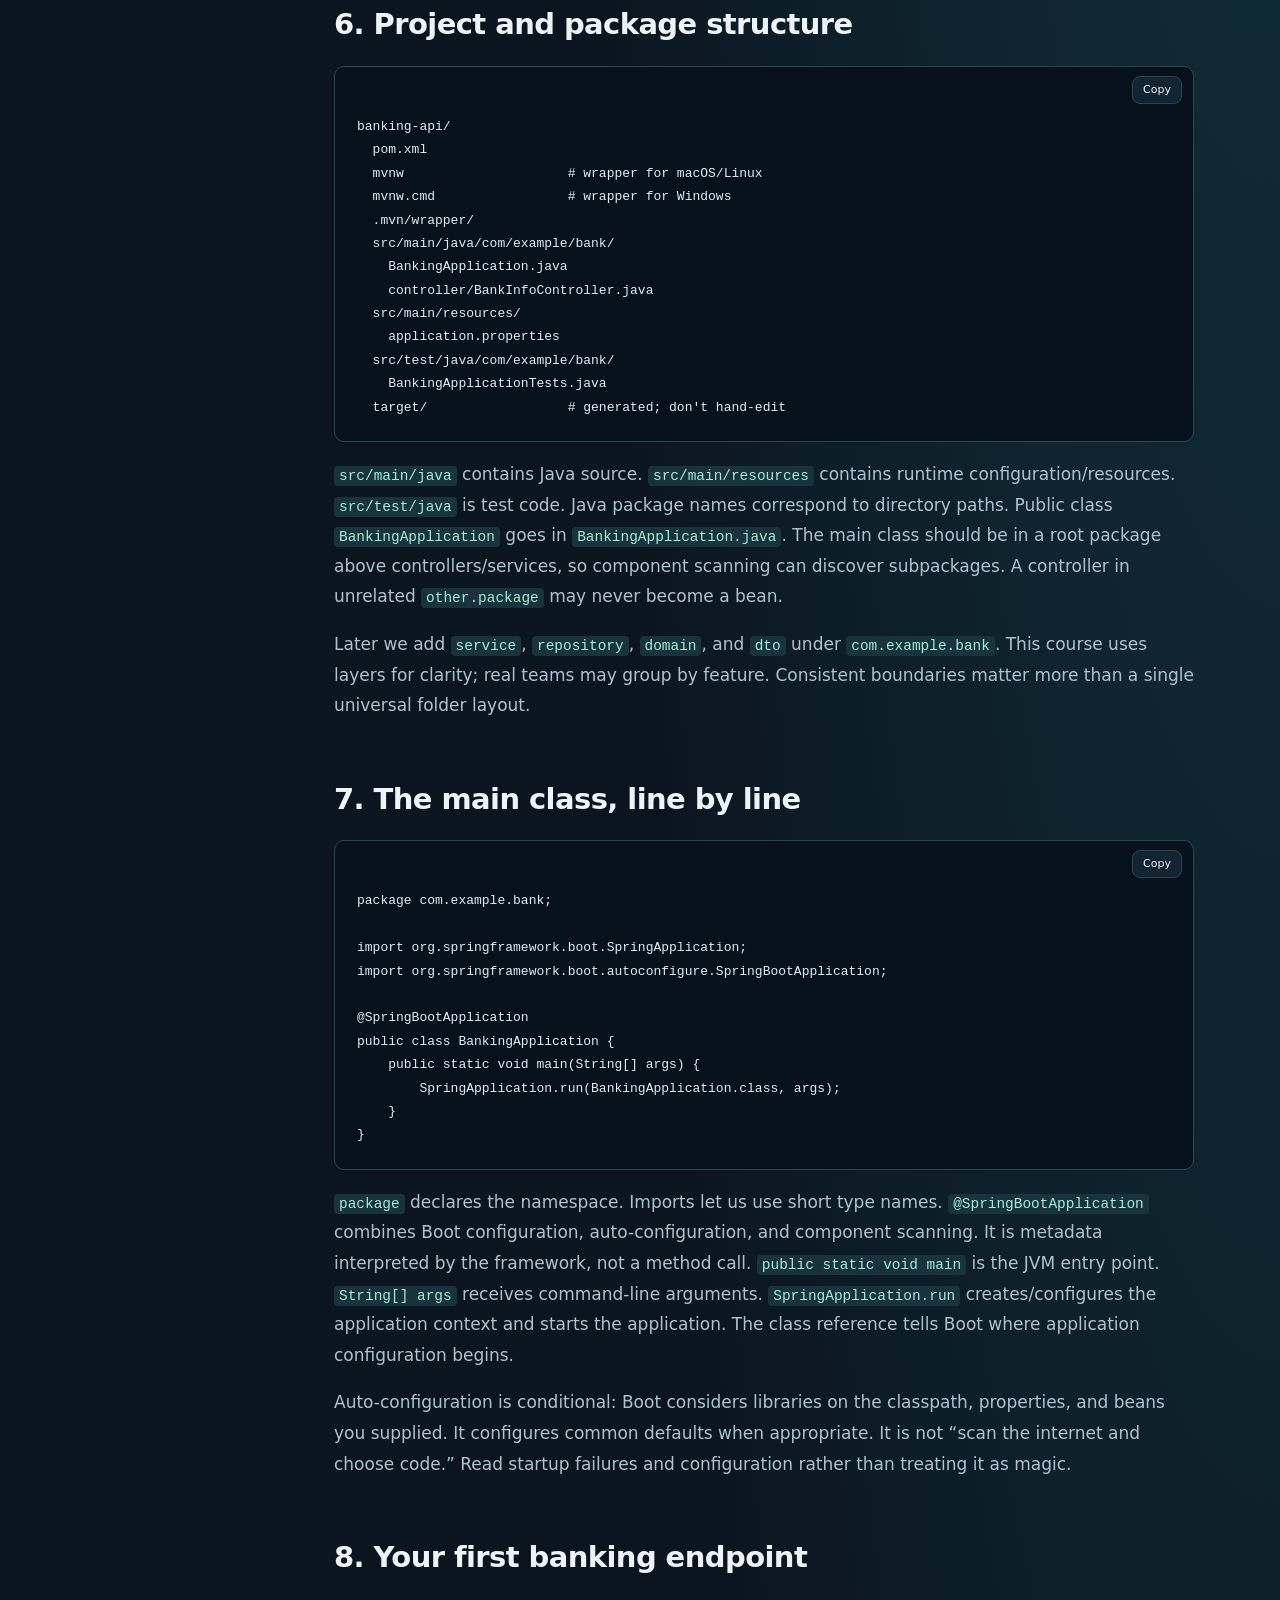
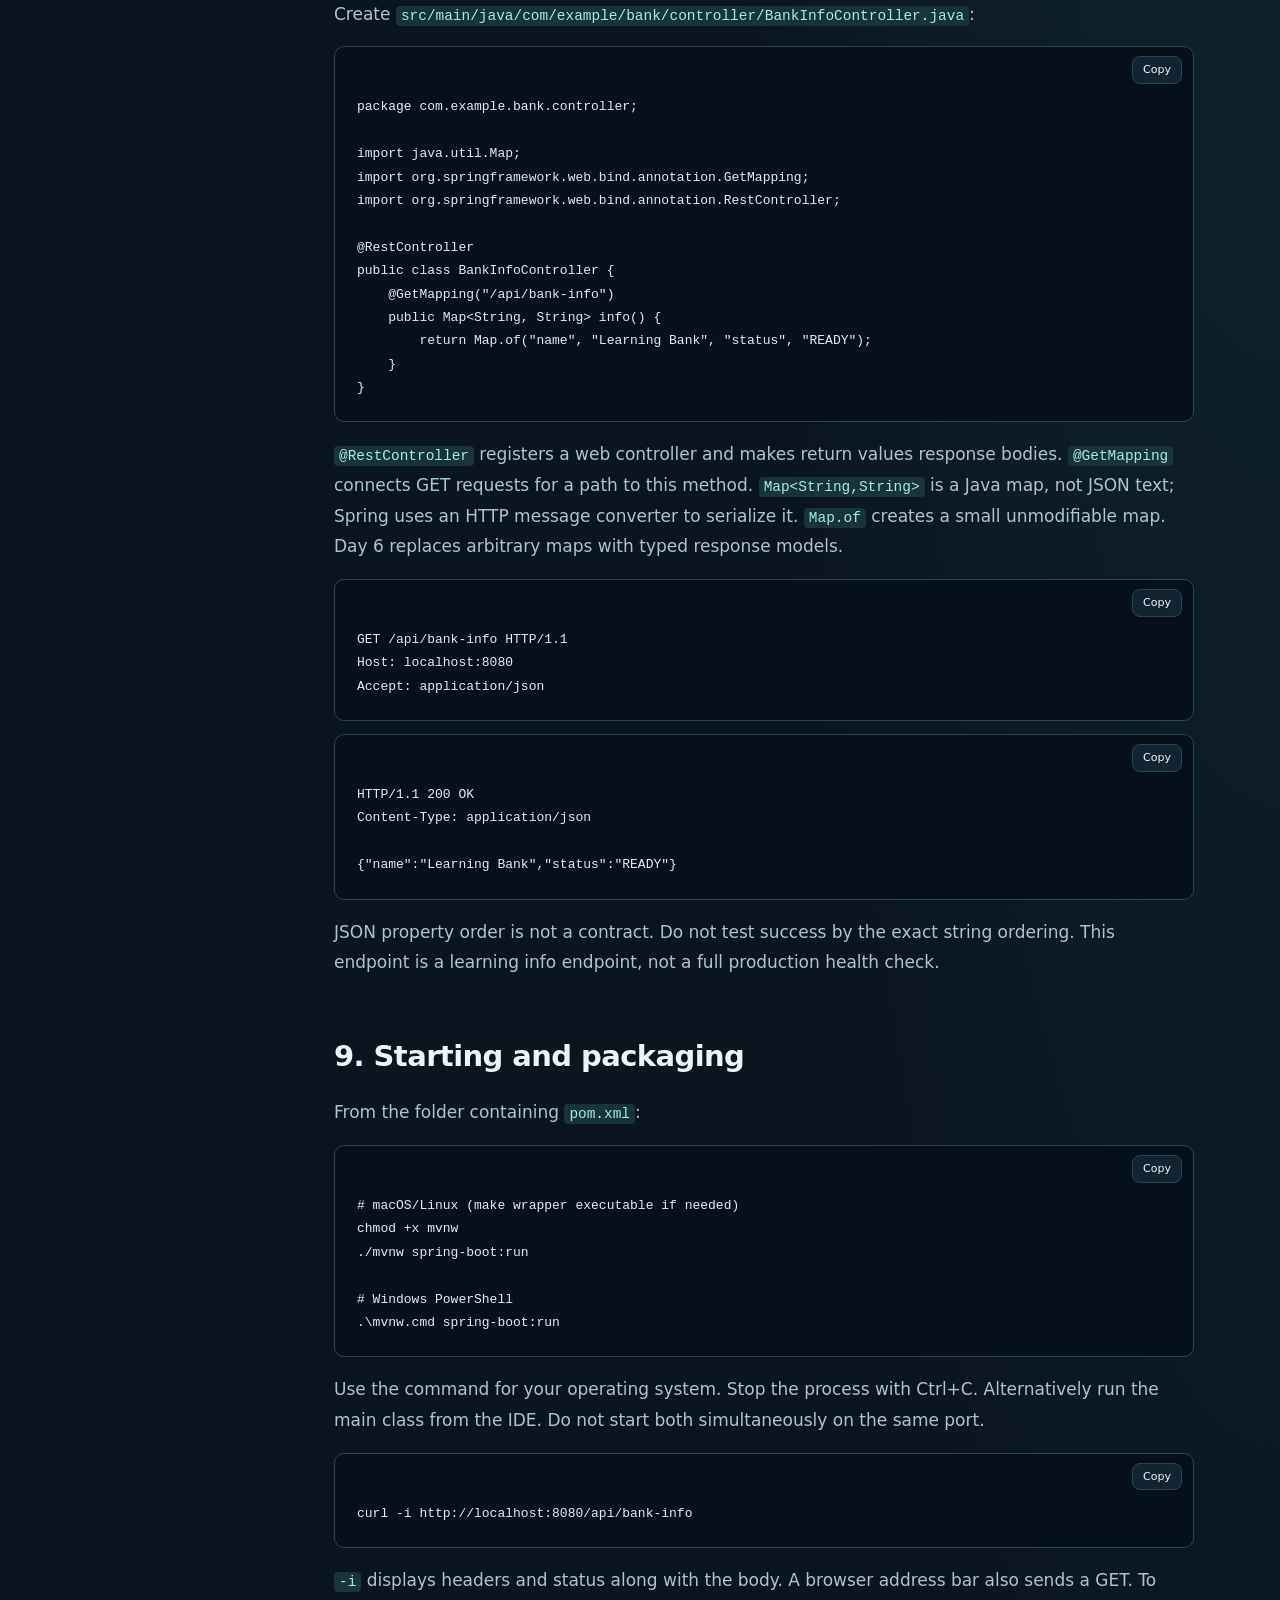
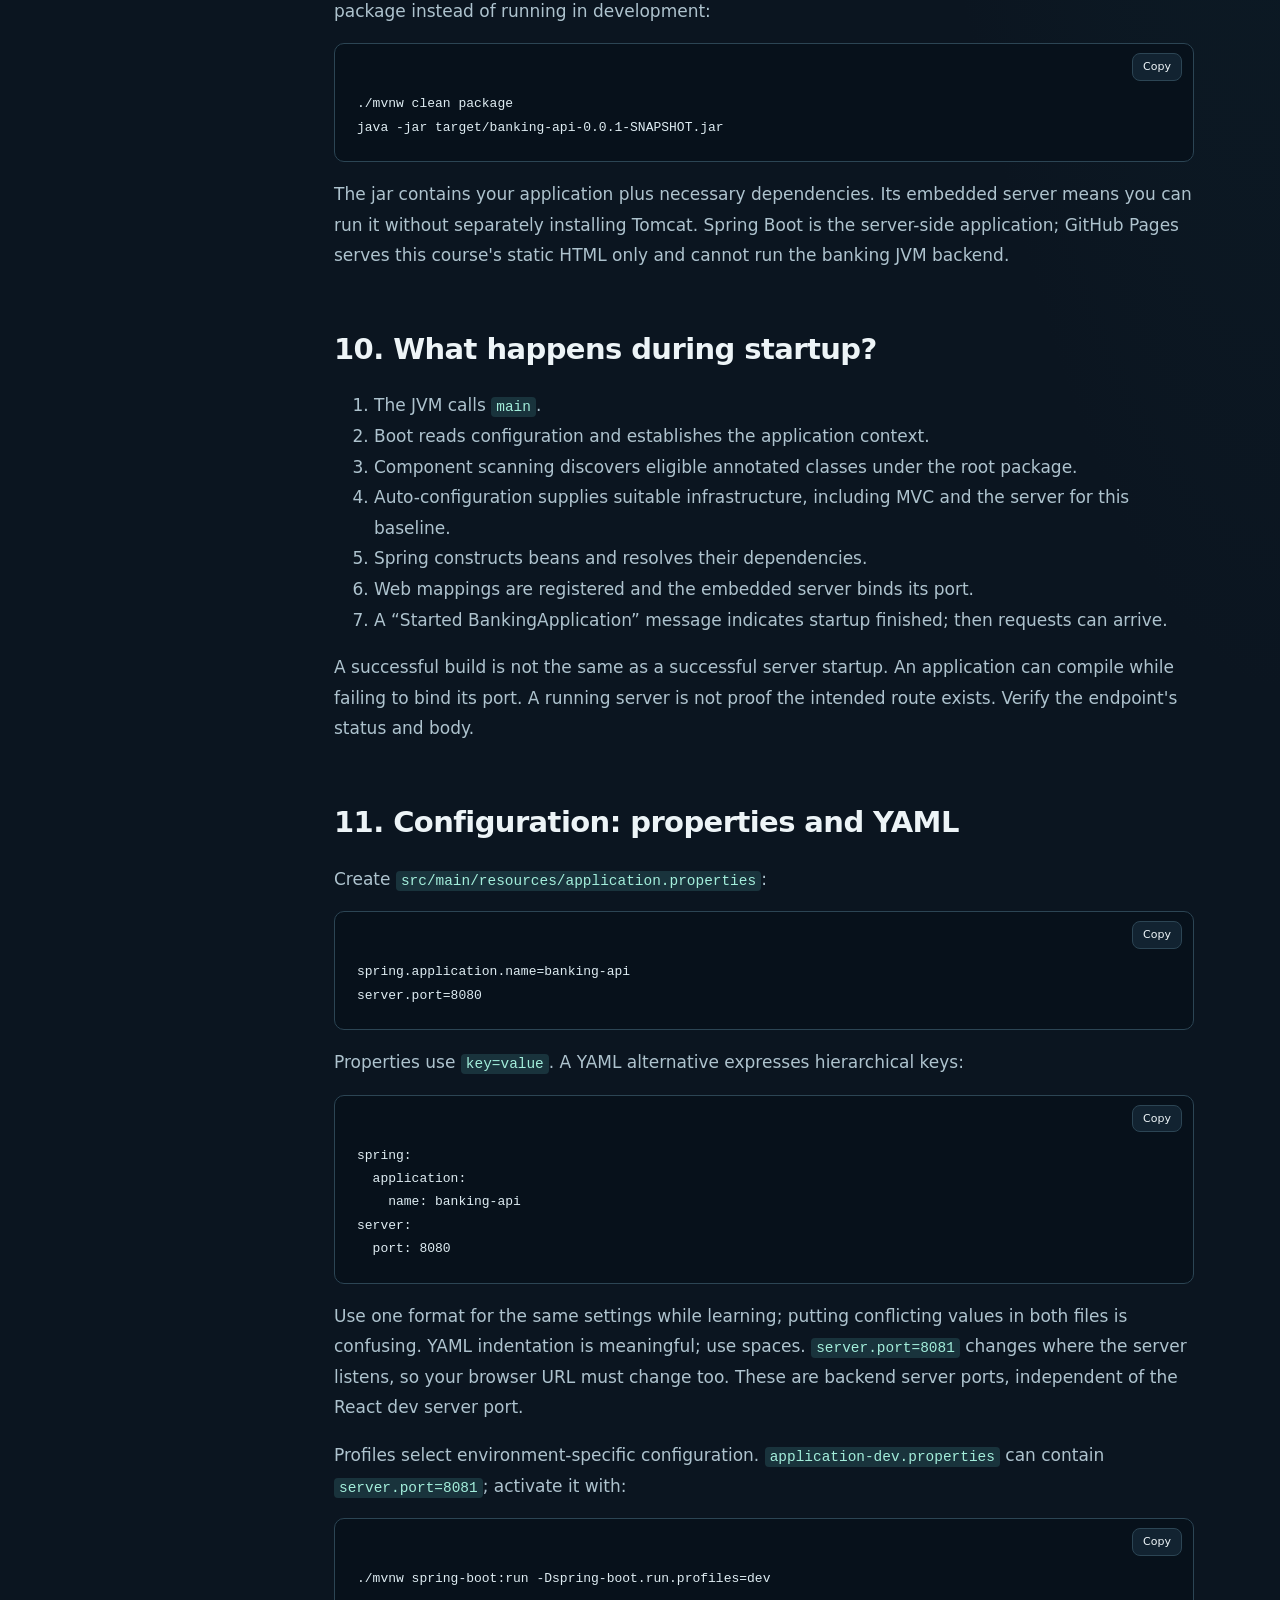
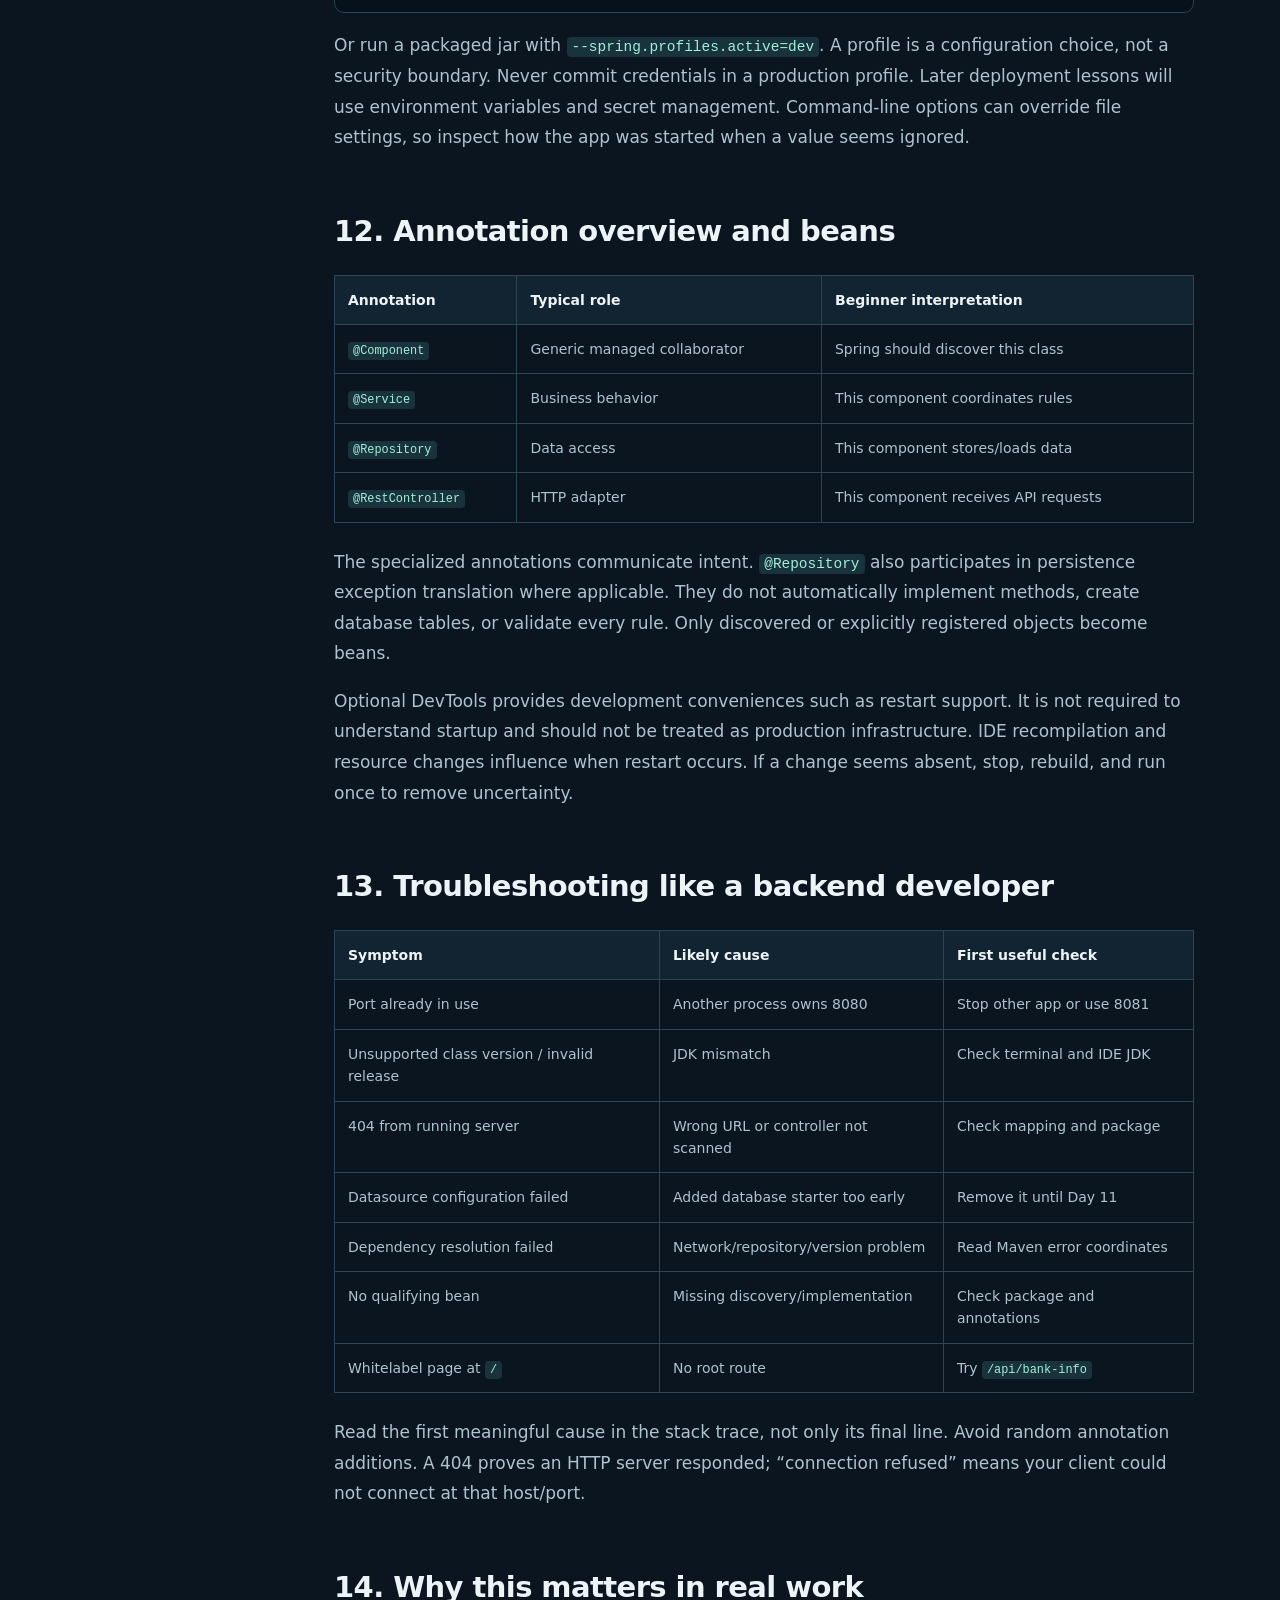
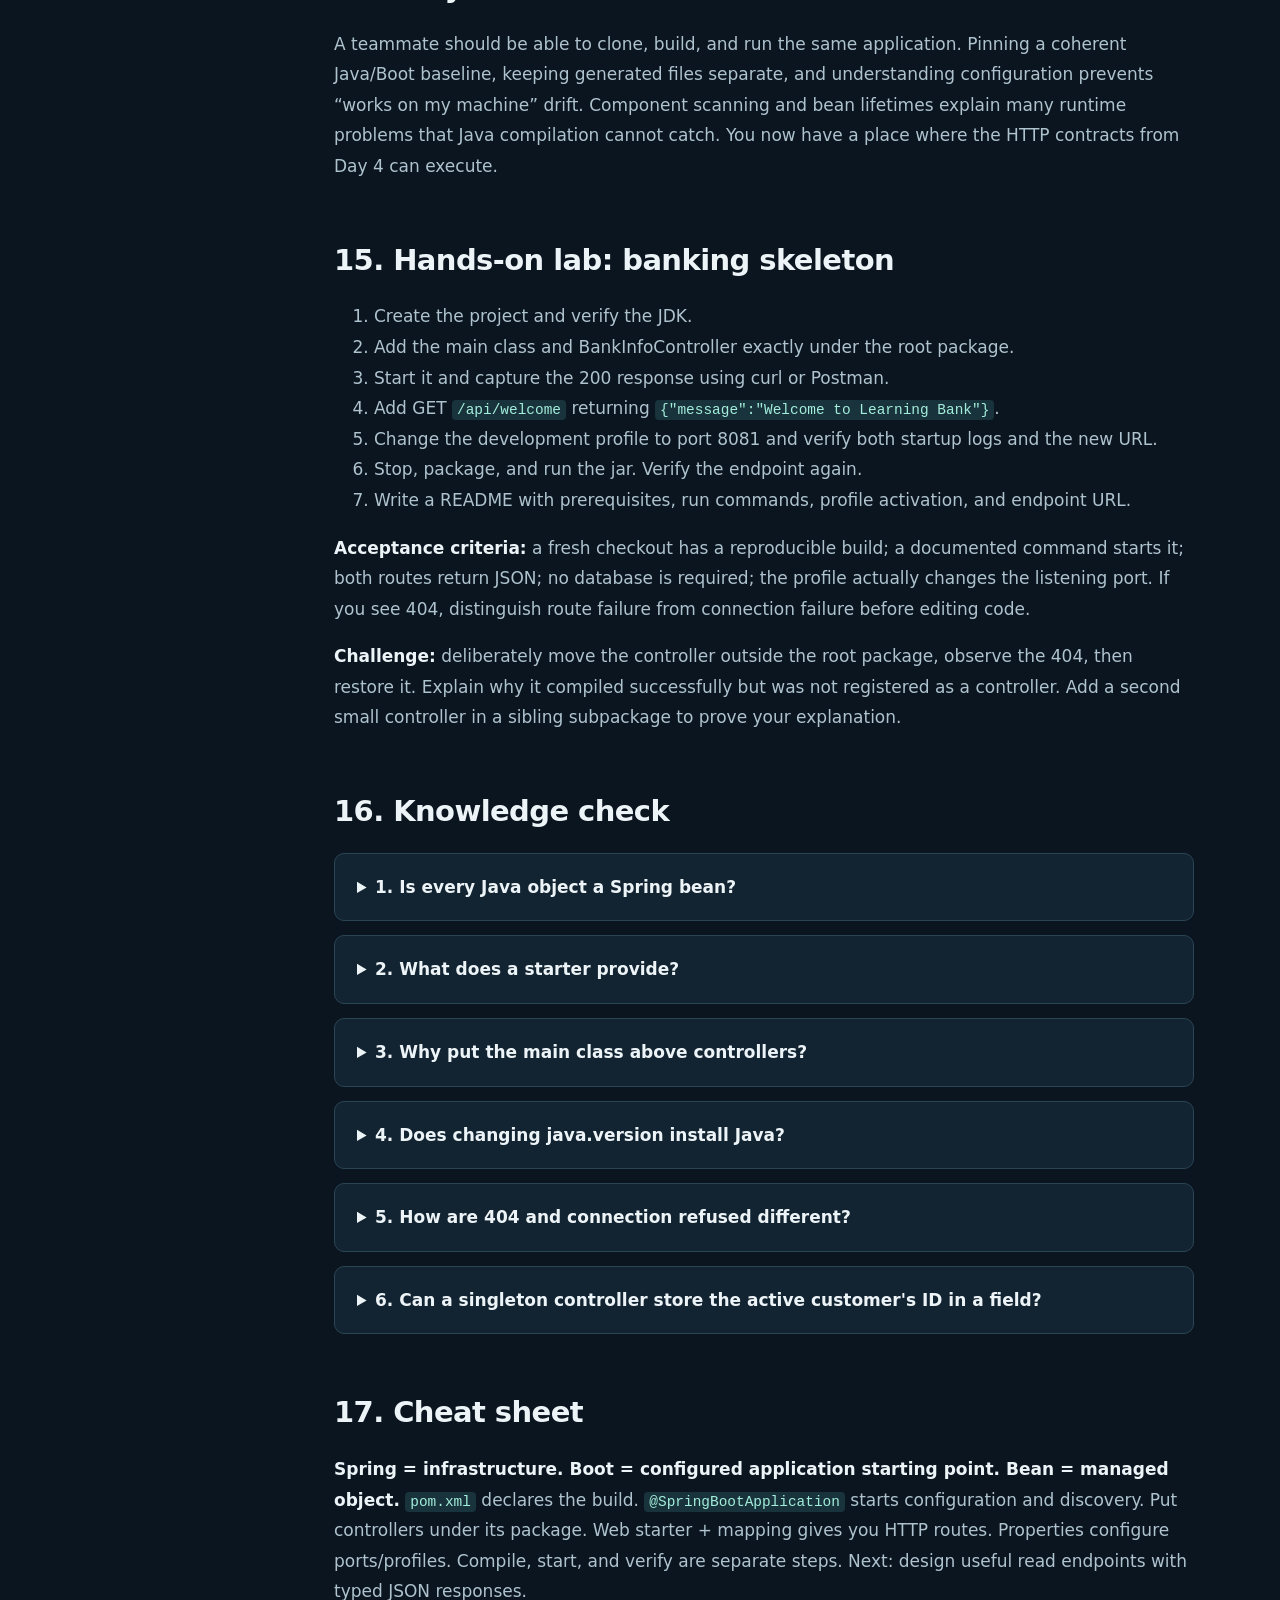
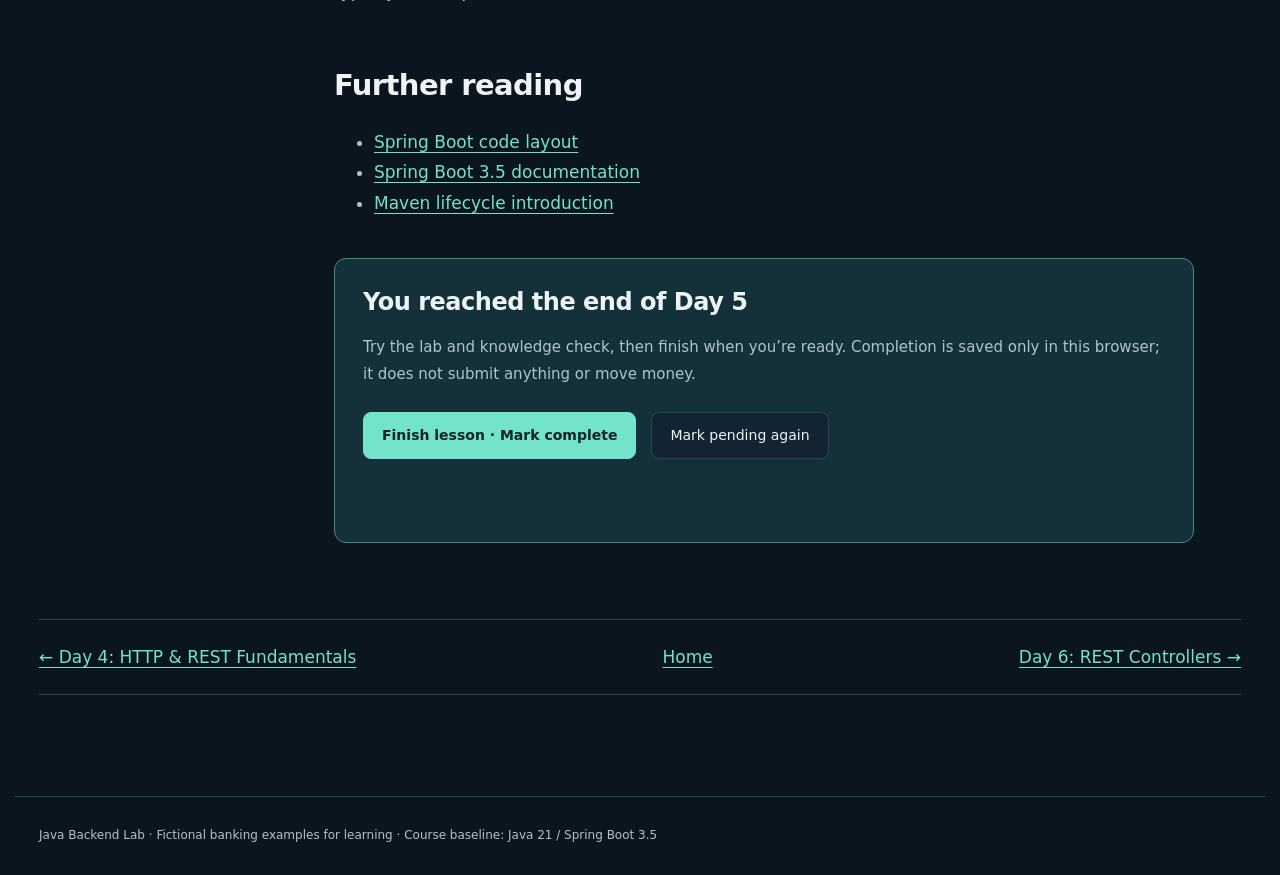
<file: day-5.html>
<!DOCTYPE html><html lang="en"><head><meta charset="utf-8"><meta name="viewport" content="width=device-width,initial-scale=1"><meta name="theme-color" content="#0b1520"><meta name="description" content="Detailed beginner-friendly banking lesson: Spring Boot Fundamentals, with Java examples, exercises, quizzes and React connections."><title>Day 5 — Spring Boot Fundamentals · Java Backend Lab</title><link rel="stylesheet" href="course.css"><script src="course.js" defer></script></head><body><a class="skip" href="#main">Skip to content</a><header><a class="brand" href="index.html"><b>JAVA</b> / BACKEND LAB</a><a href="index.html#curriculum">Course dashboard ↗</a></header><main id="main" class="wrap"><div class="hero"><div class="eyebrow">Day 05 / 30 · Banking project</div><h1>Spring Boot Fundamentals</h1><span class="badge" data-status-day="5">Available · Pending</span><p class="lead">Build backend confidence one idea, one request, and one banking example at a time.</p><p>2,732 words including examples · Read, practice, then check your understanding</p></div><nav class="lesson-nav" aria-label="Lesson navigation"><a href="day-4.html">← Day 4: HTTP & REST Fundamentals</a><a href="index.html">Home</a><a href="day-6.html">Day 6: REST Controllers →</a></nav><details class="mobile-toc"><summary>Jump to a section</summary><a href="#your-destination-today">Your destination today</a><a href="#1-what-problem-does-spring-solve">1. What problem does Spring solve?</a><a href="#2-the-ioc-container-gently">2. The IoC container, gently</a><a href="#3-choose-a-reproducible-learning-setup">3. Choose a reproducible learning setup</a><a href="#4-spring-initializr-dependency-selection-is-architectural">4. Spring Initializr: dependency selection is architectural</a><a href="#5-read-a-complete-pom-xml">5. Read a complete pom.xml</a><a href="#6-project-and-package-structure">6. Project and package structure</a><a href="#7-the-main-class-line-by-line">7. The main class, line by line</a><a href="#8-your-first-banking-endpoint">8. Your first banking endpoint</a><a href="#9-starting-and-packaging">9. Starting and packaging</a><a href="#10-what-happens-during-startup">10. What happens during startup?</a><a href="#11-configuration-properties-and-yaml">11. Configuration: properties and YAML</a><a href="#12-annotation-overview-and-beans">12. Annotation overview and beans</a><a href="#13-troubleshooting-like-a-backend-developer">13. Troubleshooting like a backend developer</a><a href="#14-why-this-matters-in-real-work">14. Why this matters in real work</a><a href="#15-hands-on-lab-banking-skeleton">15. Hands-on lab: banking skeleton</a><a href="#16-knowledge-check">16. Knowledge check</a><a href="#17-cheat-sheet">17. Cheat sheet</a><a href="#further-reading">Further reading</a></details><div class="lesson-layout"><aside class="toc"><p class="eyebrow">In this lesson</p><nav aria-label="Table of contents"><a href="#your-destination-today">Your destination today</a><a href="#1-what-problem-does-spring-solve">1. What problem does Spring solve?</a><a href="#2-the-ioc-container-gently">2. The IoC container, gently</a><a href="#3-choose-a-reproducible-learning-setup">3. Choose a reproducible learning setup</a><a href="#4-spring-initializr-dependency-selection-is-architectural">4. Spring Initializr: dependency selection is architectural</a><a href="#5-read-a-complete-pom-xml">5. Read a complete pom.xml</a><a href="#6-project-and-package-structure">6. Project and package structure</a><a href="#7-the-main-class-line-by-line">7. The main class, line by line</a><a href="#8-your-first-banking-endpoint">8. Your first banking endpoint</a><a href="#9-starting-and-packaging">9. Starting and packaging</a><a href="#10-what-happens-during-startup">10. What happens during startup?</a><a href="#11-configuration-properties-and-yaml">11. Configuration: properties and YAML</a><a href="#12-annotation-overview-and-beans">12. Annotation overview and beans</a><a href="#13-troubleshooting-like-a-backend-developer">13. Troubleshooting like a backend developer</a><a href="#14-why-this-matters-in-real-work">14. Why this matters in real work</a><a href="#15-hands-on-lab-banking-skeleton">15. Hands-on lab: banking skeleton</a><a href="#16-knowledge-check">16. Knowledge check</a><a href="#17-cheat-sheet">17. Cheat sheet</a><a href="#further-reading">Further reading</a></nav></aside><article><h2 id="your-destination-today">Your destination today</h2>
<p>Build a running banking API skeleton and understand why it starts. You should be able to explain Spring versus Spring Boot, read a Maven project, locate configuration, and trace a request into your first endpoint. Allow 2–3 hours, including installation and troubleshooting.</p>
<p><strong>Prerequisites:</strong> Days 1–3 Java foundations and Day 4 HTTP/JSON. You know a class is a blueprint and a request is method + URL + headers + body. Today adds a running server; it does not yet add a database, login, or real transfers.</p>
<h2 id="1-what-problem-does-spring-solve">1. What problem does Spring solve?</h2>
<p>Suppose a controller needs an account service, the service needs a repository, and a transfer service needs both a repository and a validator. Without a framework, you must construct every dependency, decide lifetimes, configure HTTP routing, parse JSON, and wire errors. That work is repetitive and easy to get wrong.</p>
<p><strong>Spring Framework</strong> provides infrastructure such as dependency injection, web request handling, transaction support, and integration utilities. <strong>Spring Boot</strong> builds on Spring with conventions, starter dependencies, auto-configuration, an application launcher, and embedded-server support. Spring is the toolkit; Boot provides a practical configured starting point.</p>
<p>React comparison: React is the UI library; a project setup gives you a build tool, development server, and conventions. Spring Boot similarly reduces setup, but its application runs on the backend JVM. The analogy is about project infrastructure, not identical runtime behavior.</p>
<p>Boot does not remove your responsibility to design APIs or enforce banking rules. It can configure JSON handling when web dependencies are present. It cannot invent your overdraft rules or ownership checks.</p>
<h2 id="2-the-ioc-container-gently">2. The IoC container, gently</h2>
<p>IoC means Inversion of Control. Rather than your code constructing every collaborator, Spring creates and connects selected objects. Its application context/container is a registry and lifecycle manager for those objects. A <strong>bean</strong> is an object managed by that container.</p>
<pre><code class="language-text">You declare: AccountController needs AccountService.
Spring finds: a suitable AccountService bean.
Spring constructs: AccountController(service).
Requests later use that already-connected controller.
</code></pre>
<p>An ordinary <code>new Account(...)</code> domain value need not be a bean. Controllers, services, and repositories often are beans. Most discovered application beans are singleton-scoped by default: one instance per application context. Consequently, don't keep “current customer” or request-specific mutable fields on a shared controller. Two requests can arrive at the same instance.</p>
<p>Day 2 constructor injection is the foundation. The constructor states required collaborators. Day 8 will implement the whole chain; today you only need to understand why annotated classes can be discovered.</p>
<h2 id="3-choose-a-reproducible-learning-setup">3. Choose a reproducible learning setup</h2>
<p>The examples in Days 5–9 target <strong>Java 21 and Spring Boot 3.5.16</strong>, using Spring MVC and <code>jakarta.validation</code>. This pinned course baseline avoids mixing Boot 3 and Boot 4 starter/Jackson changes. It is a learning choice, not a claim that it is the newest release. If Initializr no longer offers that line, generate a current project and deliberately adapt its dependencies, or use the pinned pom below. Do not silently mix examples from different major versions.</p>
<p>Install a JDK 21, not just a runtime. A JDK includes <code>javac</code>, the compiler. Check both commands:</p>
<pre><code class="language-shell">java -version
javac -version
</code></pre>
<p>Both should identify Java 21. Your IDE's project JDK and terminal JAVA_HOME can differ. Set the project SDK to the same JDK. You can use IntelliJ IDEA, Eclipse, or VS Code with Java support. The generated Maven wrapper removes the need for a separately installed Maven.</p>
<h2 id="4-spring-initializr-dependency-selection-is-architectural">4. Spring Initializr: dependency selection is architectural</h2>
<p>Open <a href="https://start.spring.io/">Spring Initializr</a>. Choose Maven, Java, a compatible Spring Boot version, Jar packaging, and Java 21. Use group <code>com.example</code>, artifact <code>banking-api</code>, package <code>com.example.bank</code>. Select <strong>Spring Web</strong> and <strong>Validation</strong>. Add DevTools only if you want development restarts.</p>
<p>A group is a project namespace; an artifact is the build's name. The package is your Java namespace. Download and unzip, then open the folder containing <code>pom.xml</code> in the IDE. Avoid opening only <code>src</code>, because the IDE then loses build configuration.</p>
<p>Do not add JPA/PostgreSQL yet. A database starter can trigger datasource auto-configuration that fails without connection details. We will intentionally store practice data in memory until Day 11.</p>
<p>Dependencies are reusable libraries. A starter is a curated group of compatible libraries for a capability. <code>spring-boot-starter-web</code> on the Boot 3 baseline brings Spring MVC, JSON support, and an embedded servlet server. <code>spring-boot-starter-validation</code> supplies Bean Validation support. Maven downloads transitive dependencies too: you do not manually download every jar.</p>
<h2 id="5-read-a-complete-pom-xml">5. Read a complete pom.xml</h2>
<pre><code class="language-xml">&lt;?xml version=&quot;1.0&quot; encoding=&quot;UTF-8&quot;?&gt;
&lt;project xmlns=&quot;http://maven.apache.org/POM/4.0.0&quot;
         xmlns:xsi=&quot;http://www.w3.org/2001/XMLSchema-instance&quot;
         xsi:schemaLocation=&quot;http://maven.apache.org/POM/4.0.0 https://maven.apache.org/xsd/maven-4.0.0.xsd&quot;&gt;
  &lt;modelVersion&gt;4.0.0&lt;/modelVersion&gt;
  &lt;parent&gt;
    &lt;groupId&gt;org.springframework.boot&lt;/groupId&gt;
    &lt;artifactId&gt;spring-boot-starter-parent&lt;/artifactId&gt;
    &lt;version&gt;3.5.16&lt;/version&gt;
    &lt;relativePath/&gt;
  &lt;/parent&gt;
  &lt;groupId&gt;com.example&lt;/groupId&gt;
  &lt;artifactId&gt;banking-api&lt;/artifactId&gt;
  &lt;version&gt;0.0.1-SNAPSHOT&lt;/version&gt;
  &lt;properties&gt;
    &lt;java.version&gt;21&lt;/java.version&gt;
  &lt;/properties&gt;
  &lt;dependencies&gt;
    &lt;dependency&gt;
      &lt;groupId&gt;org.springframework.boot&lt;/groupId&gt;
      &lt;artifactId&gt;spring-boot-starter-web&lt;/artifactId&gt;
    &lt;/dependency&gt;
    &lt;dependency&gt;
      &lt;groupId&gt;org.springframework.boot&lt;/groupId&gt;
      &lt;artifactId&gt;spring-boot-starter-validation&lt;/artifactId&gt;
    &lt;/dependency&gt;
    &lt;dependency&gt;
      &lt;groupId&gt;org.springframework.boot&lt;/groupId&gt;
      &lt;artifactId&gt;spring-boot-starter-test&lt;/artifactId&gt;
      &lt;scope&gt;test&lt;/scope&gt;
    &lt;/dependency&gt;
  &lt;/dependencies&gt;
  &lt;build&gt;
    &lt;plugins&gt;
      &lt;plugin&gt;
        &lt;groupId&gt;org.springframework.boot&lt;/groupId&gt;
        &lt;artifactId&gt;spring-boot-maven-plugin&lt;/artifactId&gt;
      &lt;/plugin&gt;
    &lt;/plugins&gt;
  &lt;/build&gt;
&lt;/project&gt;
</code></pre>
<p><code>modelVersion</code> is the Maven model version, not your Java version. The Boot parent supplies compatible dependency versions and build defaults. Your group/artifact/version identifies your application. <code>java.version</code> chooses the intended Java level; it does not install a JDK. A dependency is identified by group and artifact; Boot manages starter versions here. <code>scope=test</code> excludes test libraries from normal application runtime. The Boot Maven plugin packages an executable jar and supports <code>spring-boot:run</code>.</p>
<p>Think <code>pom.xml</code> as the Java build/dependency counterpart of <code>package.json</code>, with different conventions. Maven has a lifecycle: <code>compile</code> compiles source; <code>test</code> compiles and runs tests; <code>package</code> also creates a jar; <code>verify</code> runs later verification phases. <code>clean</code> removes generated build output. Downloading dependencies requires network access the first time.</p>
<h2 id="6-project-and-package-structure">6. Project and package structure</h2>
<pre><code class="language-text">banking-api/
  pom.xml
  mvnw                     # wrapper for macOS/Linux
  mvnw.cmd                 # wrapper for Windows
  .mvn/wrapper/
  src/main/java/com/example/bank/
    BankingApplication.java
    controller/BankInfoController.java
  src/main/resources/
    application.properties
  src/test/java/com/example/bank/
    BankingApplicationTests.java
  target/                  # generated; don't hand-edit
</code></pre>
<p><code>src/main/java</code> contains Java source. <code>src/main/resources</code> contains runtime configuration/resources. <code>src/test/java</code> is test code. Java package names correspond to directory paths. Public class <code>BankingApplication</code> goes in <code>BankingApplication.java</code>. The main class should be in a root package above controllers/services, so component scanning can discover subpackages. A controller in unrelated <code>other.package</code> may never become a bean.</p>
<p>Later we add <code>service</code>, <code>repository</code>, <code>domain</code>, and <code>dto</code> under <code>com.example.bank</code>. This course uses layers for clarity; real teams may group by feature. Consistent boundaries matter more than a single universal folder layout.</p>
<h2 id="7-the-main-class-line-by-line">7. The main class, line by line</h2>
<pre><code class="language-java">package com.example.bank;

import org.springframework.boot.SpringApplication;
import org.springframework.boot.autoconfigure.SpringBootApplication;

@SpringBootApplication
public class BankingApplication {
    public static void main(String[] args) {
        SpringApplication.run(BankingApplication.class, args);
    }
}
</code></pre>
<p><code>package</code> declares the namespace. Imports let us use short type names. <code>@SpringBootApplication</code> combines Boot configuration, auto-configuration, and component scanning. It is metadata interpreted by the framework, not a method call. <code>public static void main</code> is the JVM entry point. <code>String[] args</code> receives command-line arguments. <code>SpringApplication.run</code> creates/configures the application context and starts the application. The class reference tells Boot where application configuration begins.</p>
<p>Auto-configuration is conditional: Boot considers libraries on the classpath, properties, and beans you supplied. It configures common defaults when appropriate. It is not “scan the internet and choose code.” Read startup failures and configuration rather than treating it as magic.</p>
<h2 id="8-your-first-banking-endpoint">8. Your first banking endpoint</h2>
<p>Create <code>src/main/java/com/example/bank/controller/BankInfoController.java</code>:</p>
<pre><code class="language-java">package com.example.bank.controller;

import java.util.Map;
import org.springframework.web.bind.annotation.GetMapping;
import org.springframework.web.bind.annotation.RestController;

@RestController
public class BankInfoController {
    @GetMapping(&quot;/api/bank-info&quot;)
    public Map&lt;String, String&gt; info() {
        return Map.of(&quot;name&quot;, &quot;Learning Bank&quot;, &quot;status&quot;, &quot;READY&quot;);
    }
}
</code></pre>
<p><code>@RestController</code> registers a web controller and makes return values response bodies. <code>@GetMapping</code> connects GET requests for a path to this method. <code>Map&lt;String,String&gt;</code> is a Java map, not JSON text; Spring uses an HTTP message converter to serialize it. <code>Map.of</code> creates a small unmodifiable map. Day 6 replaces arbitrary maps with typed response models.</p>
<pre><code class="language-http">GET /api/bank-info HTTP/1.1
Host: localhost:8080
Accept: application/json
</code></pre>
<pre><code class="language-http">HTTP/1.1 200 OK
Content-Type: application/json

{&quot;name&quot;:&quot;Learning Bank&quot;,&quot;status&quot;:&quot;READY&quot;}
</code></pre>
<p>JSON property order is not a contract. Do not test success by the exact string ordering. This endpoint is a learning info endpoint, not a full production health check.</p>
<h2 id="9-starting-and-packaging">9. Starting and packaging</h2>
<p>From the folder containing <code>pom.xml</code>:</p>
<pre><code class="language-shell"># macOS/Linux (make wrapper executable if needed)
chmod +x mvnw
./mvnw spring-boot:run

# Windows PowerShell
.\mvnw.cmd spring-boot:run
</code></pre>
<p>Use the command for your operating system. Stop the process with Ctrl+C. Alternatively run the main class from the IDE. Do not start both simultaneously on the same port.</p>
<pre><code class="language-shell">curl -i http://localhost:8080/api/bank-info
</code></pre>
<p><code>-i</code> displays headers and status along with the body. A browser address bar also sends a GET. To package instead of running in development:</p>
<pre><code class="language-shell">./mvnw clean package
java -jar target/banking-api-0.0.1-SNAPSHOT.jar
</code></pre>
<p>The jar contains your application plus necessary dependencies. Its embedded server means you can run it without separately installing Tomcat. Spring Boot is the server-side application; GitHub Pages serves this course's static HTML only and cannot run the banking JVM backend.</p>
<h2 id="10-what-happens-during-startup">10. What happens during startup?</h2>
<ol>
<li>The JVM calls <code>main</code>.</li>
<li>Boot reads configuration and establishes the application context.</li>
<li>Component scanning discovers eligible annotated classes under the root package.</li>
<li>Auto-configuration supplies suitable infrastructure, including MVC and the server for this baseline.</li>
<li>Spring constructs beans and resolves their dependencies.</li>
<li>Web mappings are registered and the embedded server binds its port.</li>
<li>A “Started BankingApplication” message indicates startup finished; then requests can arrive.</li>
</ol>
<p>A successful build is not the same as a successful server startup. An application can compile while failing to bind its port. A running server is not proof the intended route exists. Verify the endpoint's status and body.</p>
<h2 id="11-configuration-properties-and-yaml">11. Configuration: properties and YAML</h2>
<p>Create <code>src/main/resources/application.properties</code>:</p>
<pre><code class="language-properties">spring.application.name=banking-api
server.port=8080
</code></pre>
<p>Properties use <code>key=value</code>. A YAML alternative expresses hierarchical keys:</p>
<pre><code class="language-yaml">spring:
  application:
    name: banking-api
server:
  port: 8080
</code></pre>
<p>Use one format for the same settings while learning; putting conflicting values in both files is confusing. YAML indentation is meaningful; use spaces. <code>server.port=8081</code> changes where the server listens, so your browser URL must change too. These are backend server ports, independent of the React dev server port.</p>
<p>Profiles select environment-specific configuration. <code>application-dev.properties</code> can contain <code>server.port=8081</code>; activate it with:</p>
<pre><code class="language-shell">./mvnw spring-boot:run -Dspring-boot.run.profiles=dev
</code></pre>
<p>Or run a packaged jar with <code>--spring.profiles.active=dev</code>. A profile is a configuration choice, not a security boundary. Never commit credentials in a production profile. Later deployment lessons will use environment variables and secret management. Command-line options can override file settings, so inspect how the app was started when a value seems ignored.</p>
<h2 id="12-annotation-overview-and-beans">12. Annotation overview and beans</h2>
<div class="table-scroll"><table>
<thead>
<tr>
<th>Annotation</th>
<th>Typical role</th>
<th>Beginner interpretation</th>
</tr>
</thead>
<tbody>
<tr>
<td><code>@Component</code></td>
<td>Generic managed collaborator</td>
<td>Spring should discover this class</td>
</tr>
<tr>
<td><code>@Service</code></td>
<td>Business behavior</td>
<td>This component coordinates rules</td>
</tr>
<tr>
<td><code>@Repository</code></td>
<td>Data access</td>
<td>This component stores/loads data</td>
</tr>
<tr>
<td><code>@RestController</code></td>
<td>HTTP adapter</td>
<td>This component receives API requests</td>
</tr>
</tbody>
</table></div>
<p>The specialized annotations communicate intent. <code>@Repository</code> also participates in persistence exception translation where applicable. They do not automatically implement methods, create database tables, or validate every rule. Only discovered or explicitly registered objects become beans.</p>
<p>Optional DevTools provides development conveniences such as restart support. It is not required to understand startup and should not be treated as production infrastructure. IDE recompilation and resource changes influence when restart occurs. If a change seems absent, stop, rebuild, and run once to remove uncertainty.</p>
<h2 id="13-troubleshooting-like-a-backend-developer">13. Troubleshooting like a backend developer</h2>
<div class="table-scroll"><table>
<thead>
<tr>
<th>Symptom</th>
<th>Likely cause</th>
<th>First useful check</th>
</tr>
</thead>
<tbody>
<tr>
<td>Port already in use</td>
<td>Another process owns 8080</td>
<td>Stop other app or use 8081</td>
</tr>
<tr>
<td>Unsupported class version / invalid release</td>
<td>JDK mismatch</td>
<td>Check terminal and IDE JDK</td>
</tr>
<tr>
<td>404 from running server</td>
<td>Wrong URL or controller not scanned</td>
<td>Check mapping and package</td>
</tr>
<tr>
<td>Datasource configuration failed</td>
<td>Added database starter too early</td>
<td>Remove it until Day 11</td>
</tr>
<tr>
<td>Dependency resolution failed</td>
<td>Network/repository/version problem</td>
<td>Read Maven error coordinates</td>
</tr>
<tr>
<td>No qualifying bean</td>
<td>Missing discovery/implementation</td>
<td>Check package and annotations</td>
</tr>
<tr>
<td>Whitelabel page at <code>/</code></td>
<td>No root route</td>
<td>Try <code>/api/bank-info</code></td>
</tr>
</tbody>
</table></div>
<p>Read the first meaningful cause in the stack trace, not only its final line. Avoid random annotation additions. A 404 proves an HTTP server responded; “connection refused” means your client could not connect at that host/port.</p>
<h2 id="14-why-this-matters-in-real-work">14. Why this matters in real work</h2>
<p>A teammate should be able to clone, build, and run the same application. Pinning a coherent Java/Boot baseline, keeping generated files separate, and understanding configuration prevents “works on my machine” drift. Component scanning and bean lifetimes explain many runtime problems that Java compilation cannot catch. You now have a place where the HTTP contracts from Day 4 can execute.</p>
<h2 id="15-hands-on-lab-banking-skeleton">15. Hands-on lab: banking skeleton</h2>
<ol>
<li>Create the project and verify the JDK.</li>
<li>Add the main class and BankInfoController exactly under the root package.</li>
<li>Start it and capture the 200 response using curl or Postman.</li>
<li>Add GET <code>/api/welcome</code> returning <code>{"message":"Welcome to Learning Bank"}</code>.</li>
<li>Change the development profile to port 8081 and verify both startup logs and the new URL.</li>
<li>Stop, package, and run the jar. Verify the endpoint again.</li>
<li>Write a README with prerequisites, run commands, profile activation, and endpoint URL.</li>
</ol>
<p><strong>Acceptance criteria:</strong> a fresh checkout has a reproducible build; a documented command starts it; both routes return JSON; no database is required; the profile actually changes the listening port. If you see 404, distinguish route failure from connection failure before editing code.</p>
<p><strong>Challenge:</strong> deliberately move the controller outside the root package, observe the 404, then restore it. Explain why it compiled successfully but was not registered as a controller. Add a second small controller in a sibling subpackage to prove your explanation.</p>
<h2 id="16-knowledge-check">16. Knowledge check</h2>
<details><summary>1. Is every Java object a Spring bean?</summary><p>No. Beans are container-managed objects. Domain values you construct yourself normally remain ordinary Java objects.</p></details>
<details><summary>2. What does a starter provide?</summary><p>A curated dependency set for a capability, with compatible versions managed by the Boot setup.</p></details>
<details><summary>3. Why put the main class above controllers?</summary><p>Its package provides the default component-scan boundary. Subpackages are discovered; unrelated packages may not be.</p></details>
<details><summary>4. Does changing java.version install Java?</summary><p>No. It configures the build target. You still need a compatible installed JDK and IDE setup.</p></details>
<details><summary>5. How are 404 and connection refused different?</summary><p>404 is a server response for a missing route/resource. Connection refused happens before an HTTP response is available.</p></details>
<details><summary>6. Can a singleton controller store the active customer's ID in a field?</summary><p>No. Shared mutable request state can leak across concurrent requests. Keep request values local and derive identity from the request's security context later.</p></details>

<h2 id="17-cheat-sheet">17. Cheat sheet</h2>
<p><strong>Spring = infrastructure. Boot = configured application starting point. Bean = managed object.</strong> <code>pom.xml</code> declares the build. <code>@SpringBootApplication</code> starts configuration and discovery. Put controllers under its package. Web starter + mapping gives you HTTP routes. Properties configure ports/profiles. Compile, start, and verify are separate steps. Next: design useful read endpoints with typed JSON responses.</p>
<h2 id="further-reading">Further reading</h2>
<ul>
<li><a href="https://docs.spring.io/spring-boot/reference/using/structuring-your-code.html">Spring Boot code layout</a></li>
<li><a href="https://docs.spring.io/spring-boot/3.5/">Spring Boot 3.5 documentation</a></li>
<li><a href="https://maven.apache.org/guides/introduction/introduction-to-the-lifecycle.html">Maven lifecycle introduction</a></li>
</ul><section class="finish" aria-labelledby="finish-heading"><h2 id="finish-heading">You reached the end of Day 5</h2><p>Try the lab and knowledge check, then finish when you’re ready. Completion is saved only in this browser; it does not submit anything or move money.</p><div class="actions"><button type="button" class="primary" data-finish-day="5">Finish lesson · Mark complete</button><button type="button" data-reset-day="5">Mark pending again</button></div><p id="completion-message" class="completion-message" role="status"></p><noscript>Enable JavaScript to save completion. All lesson content remains readable.</noscript></section></article></div><nav class="lesson-nav" aria-label="Lesson navigation"><a href="day-4.html">← Day 4: HTTP & REST Fundamentals</a><a href="index.html">Home</a><a href="day-6.html">Day 6: REST Controllers →</a></nav></main><footer>Java Backend Lab · Fictional banking examples for learning · Course baseline: Java 21 / Spring Boot 3.5</footer></body></html>
</file>
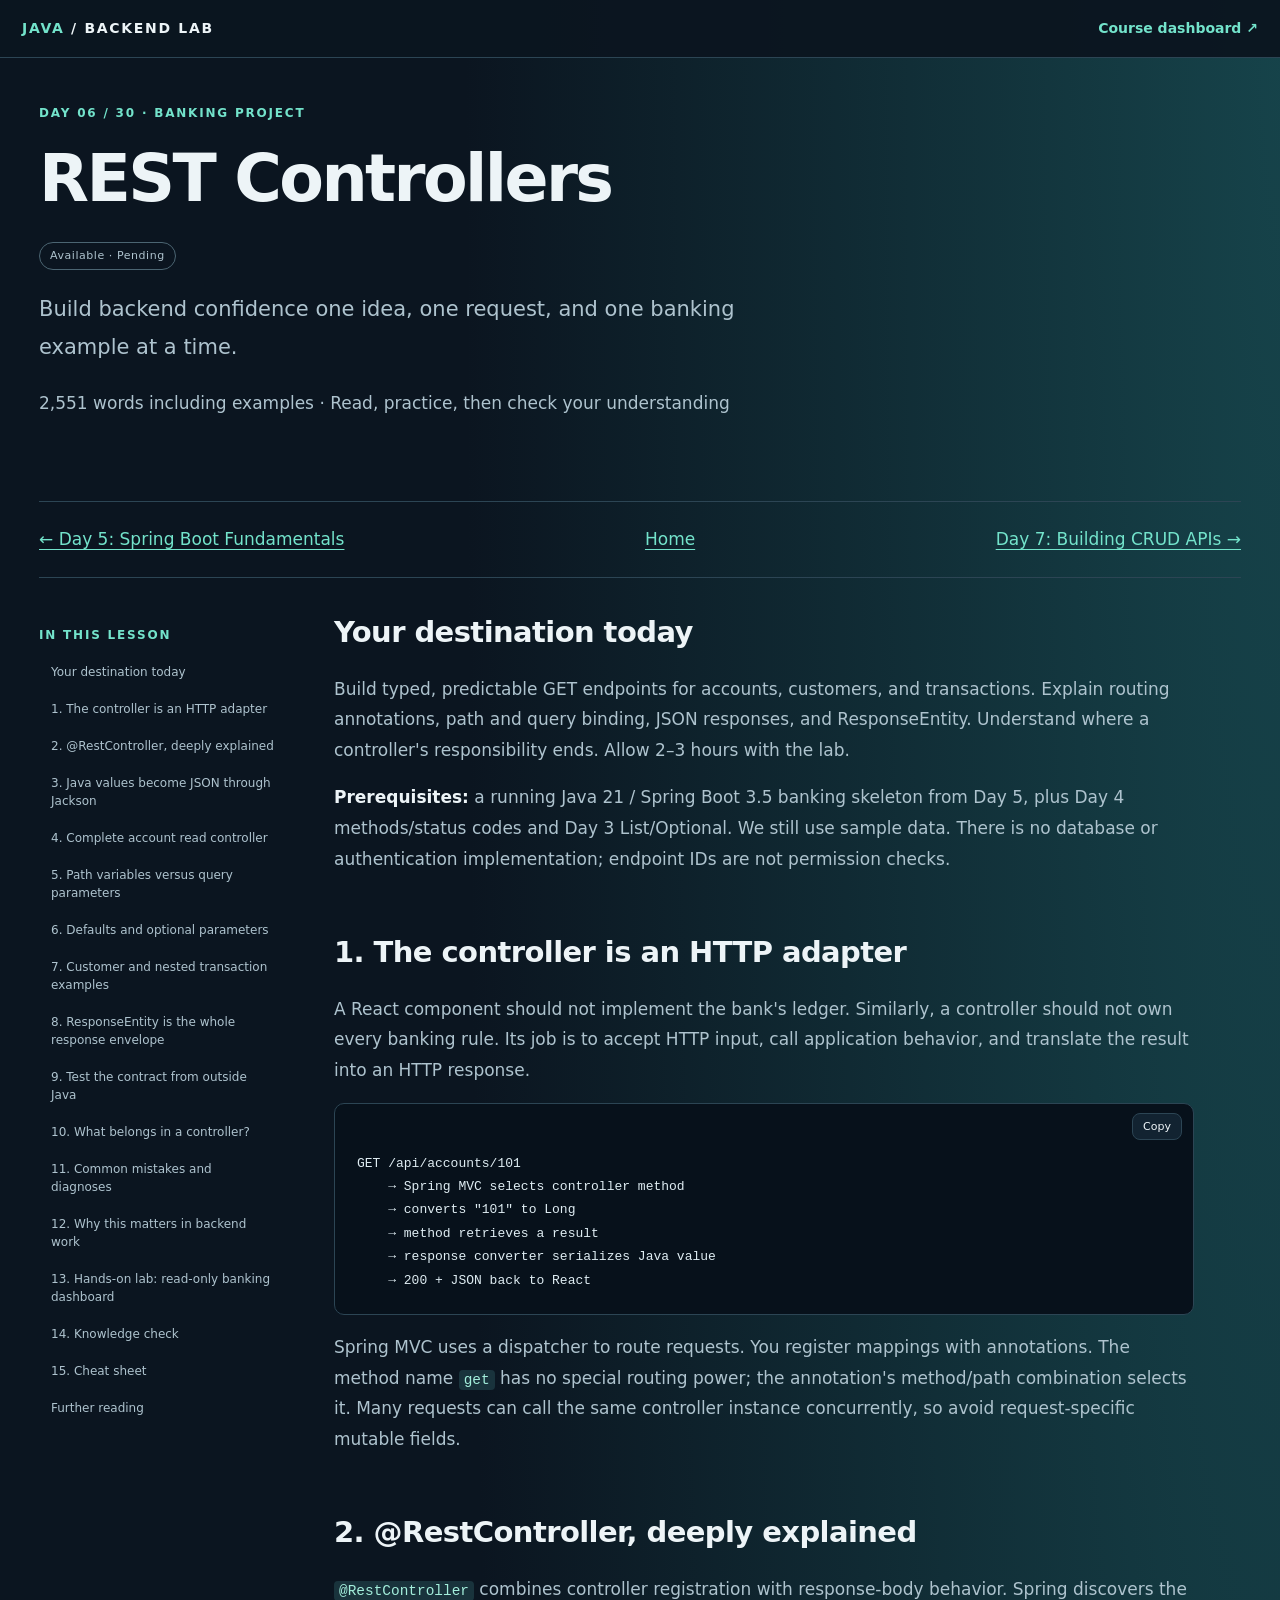
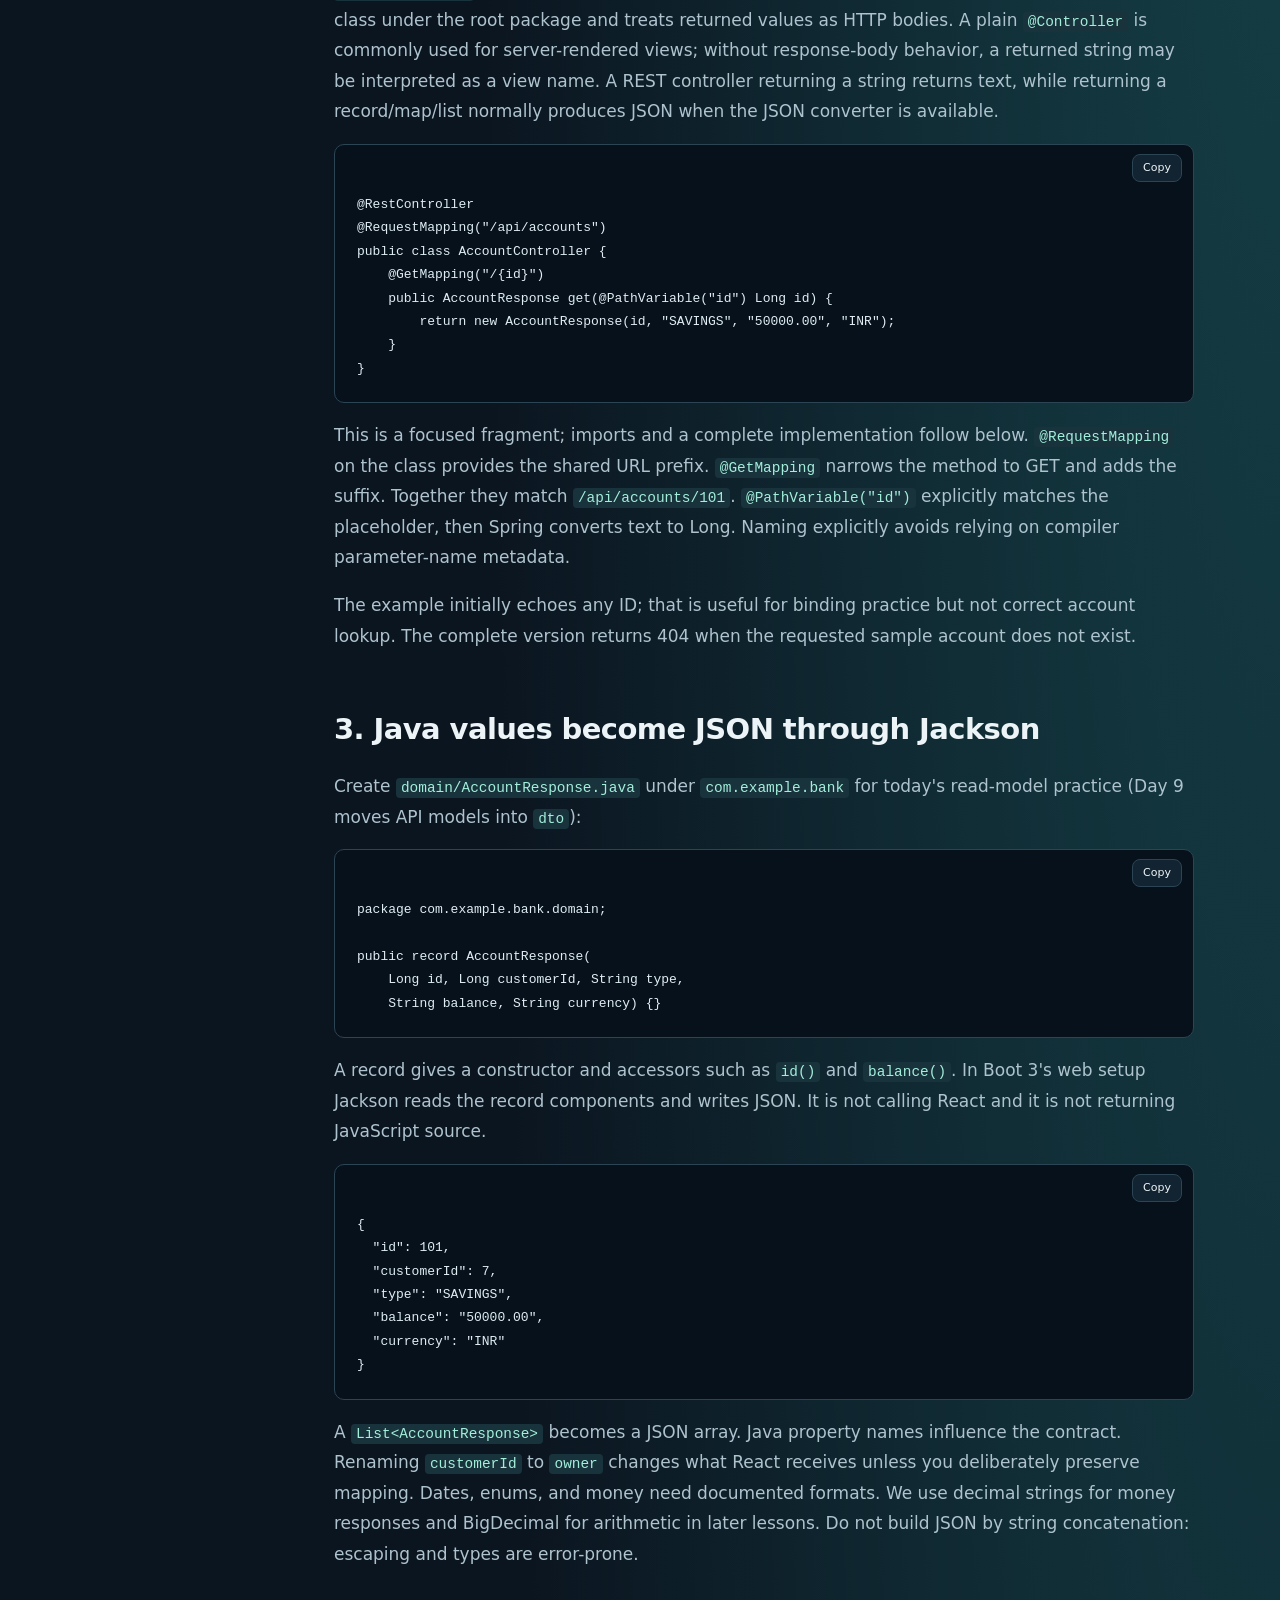
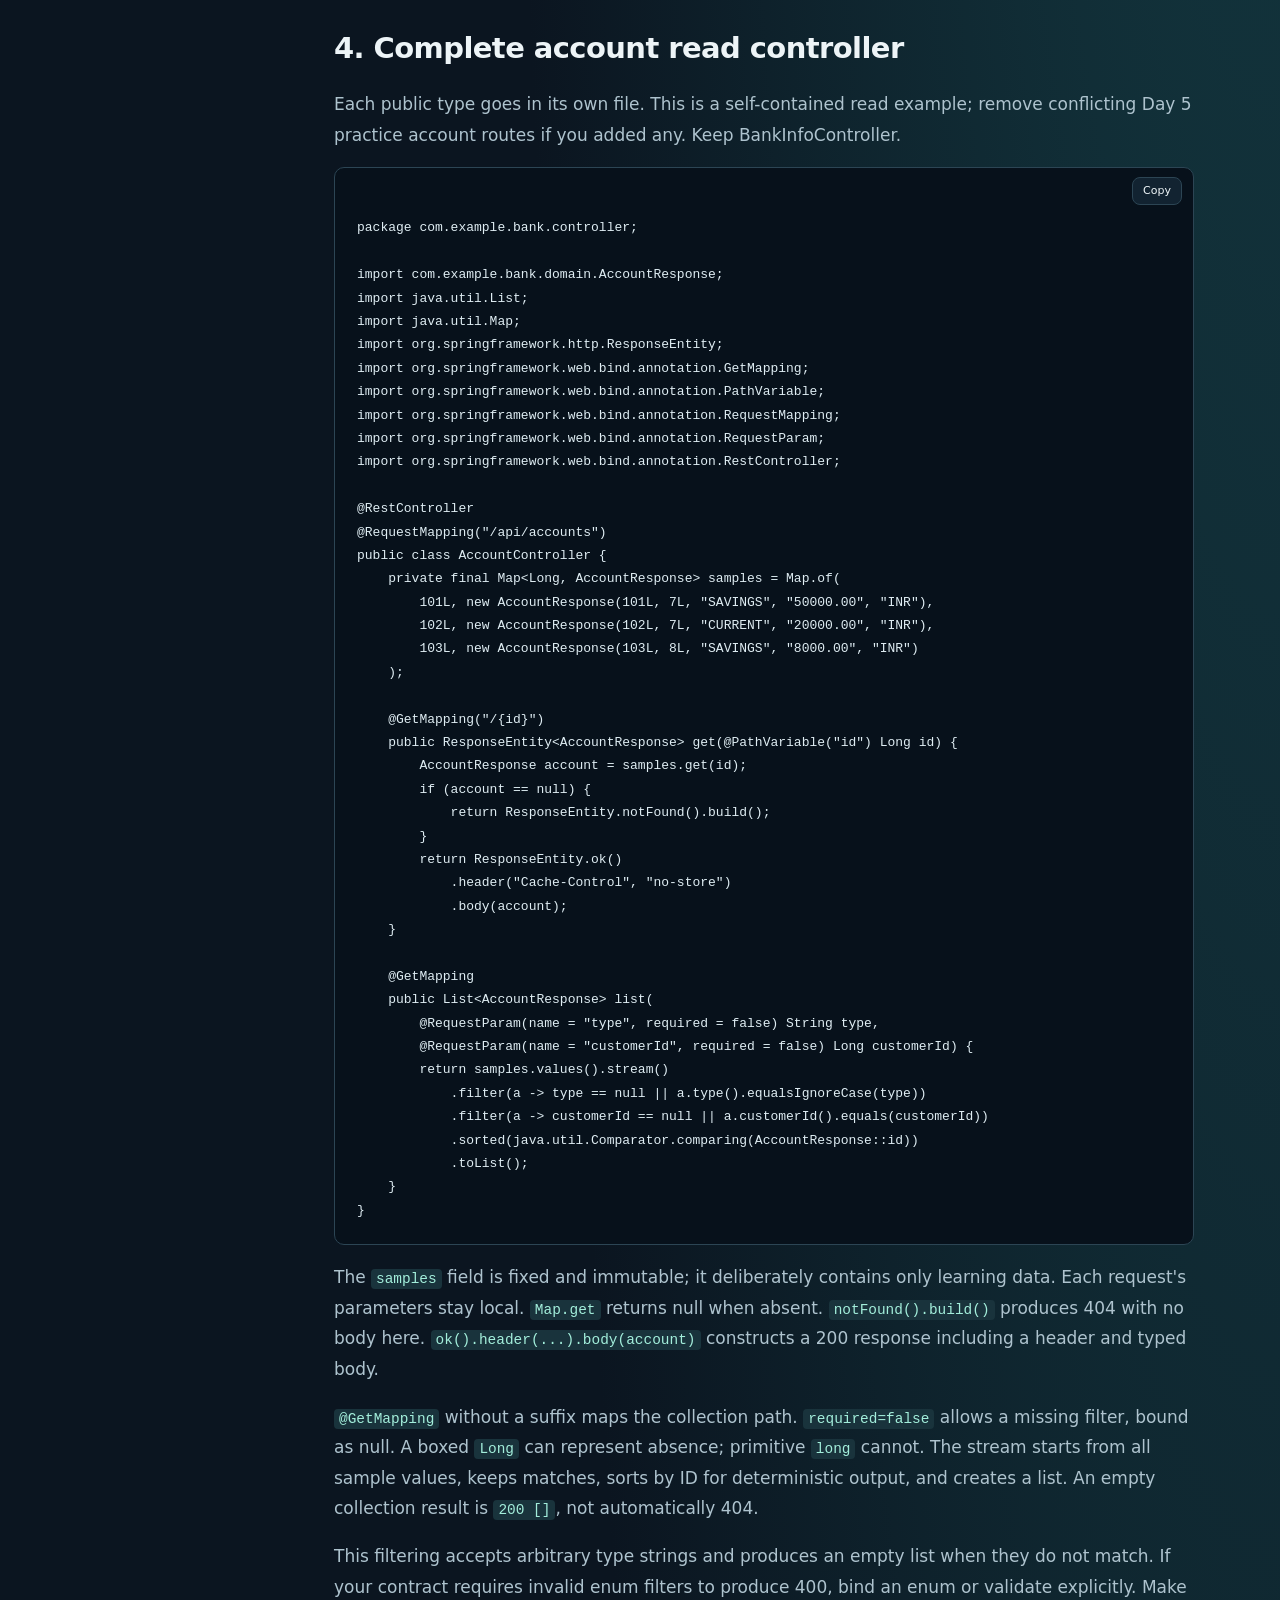
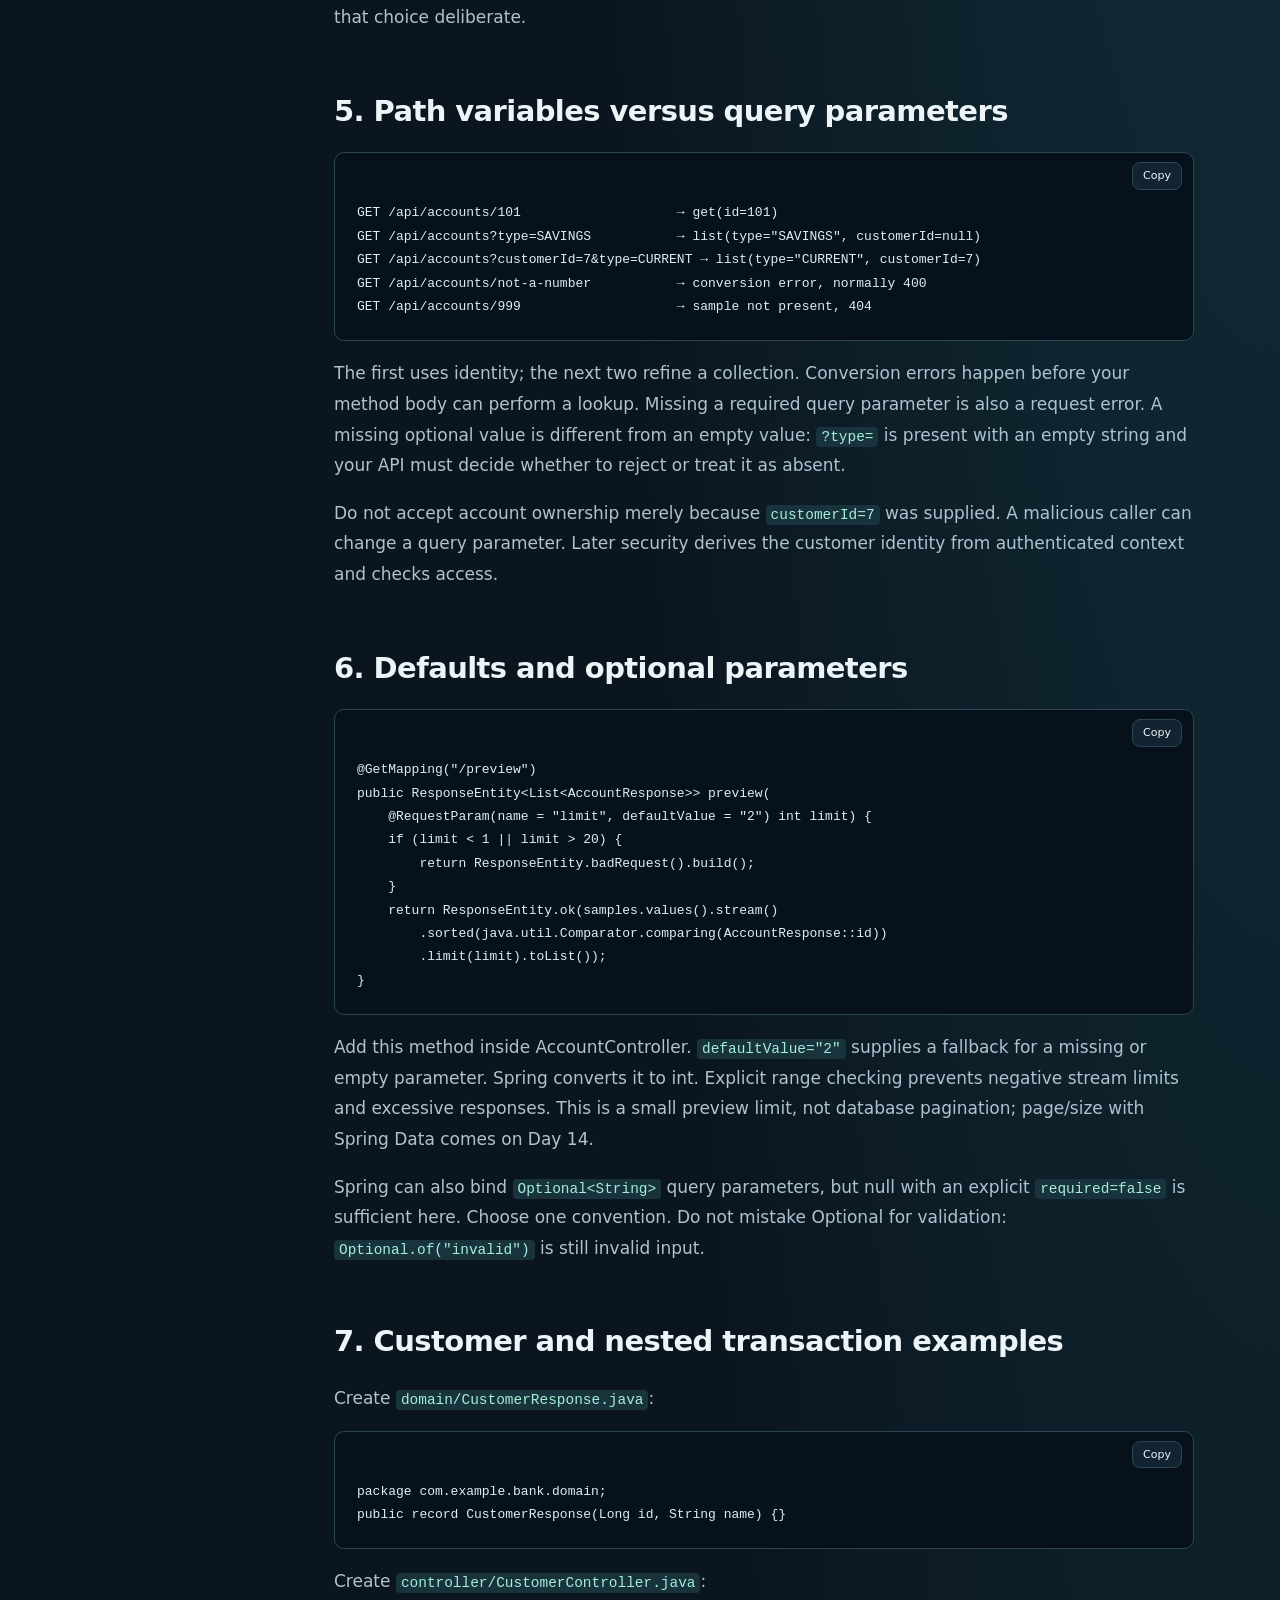
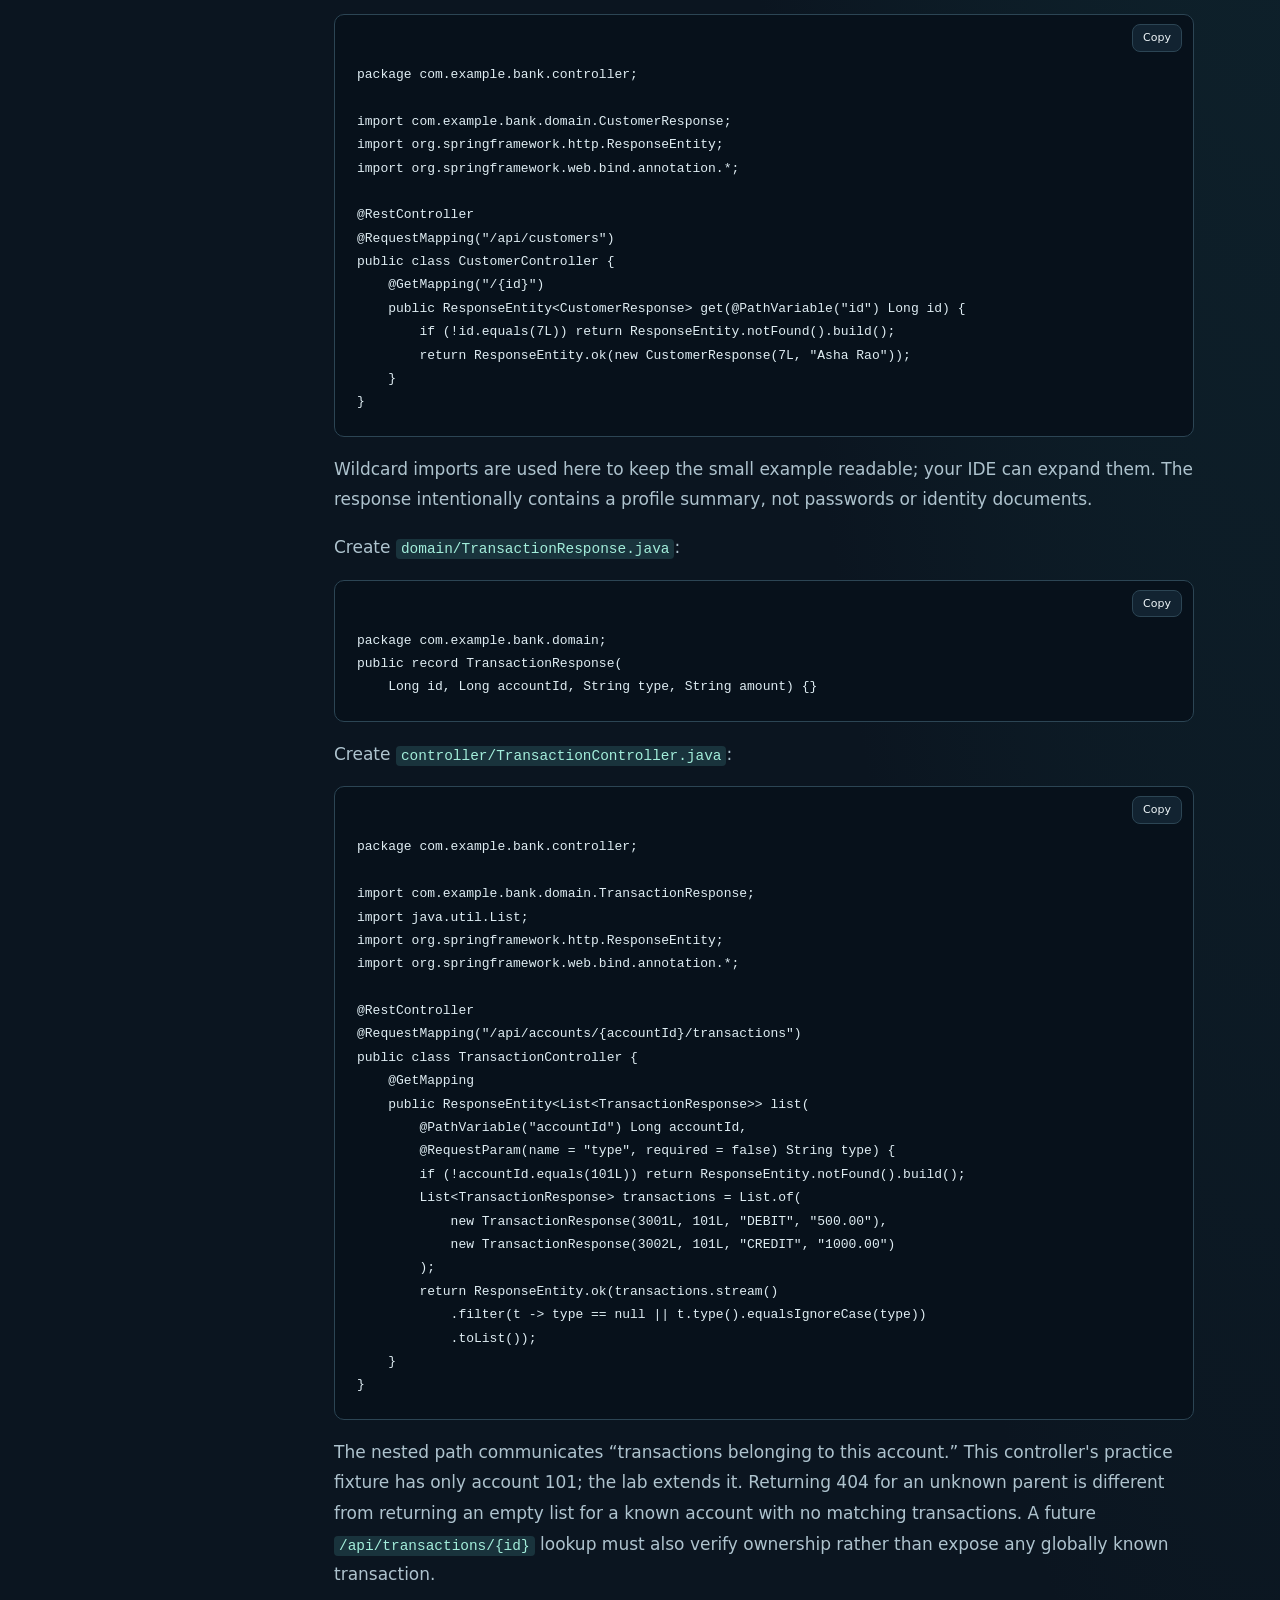
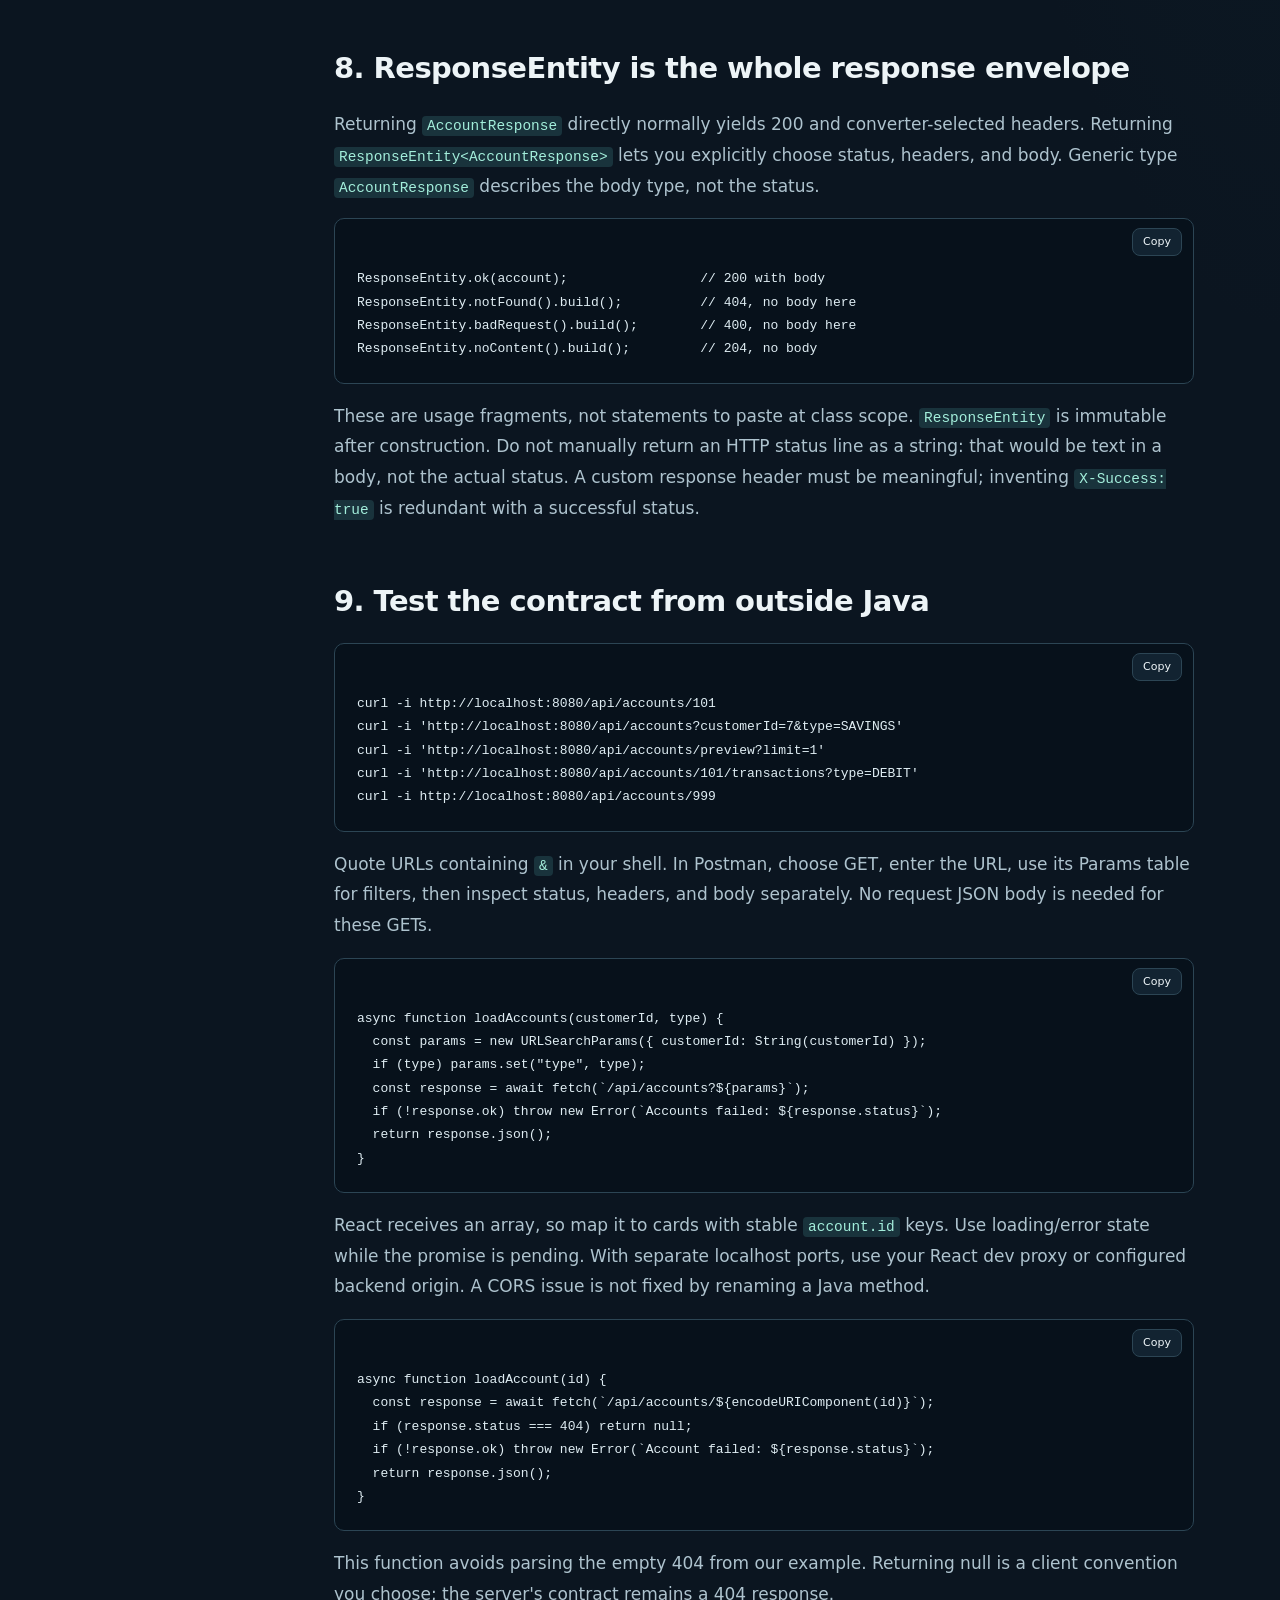
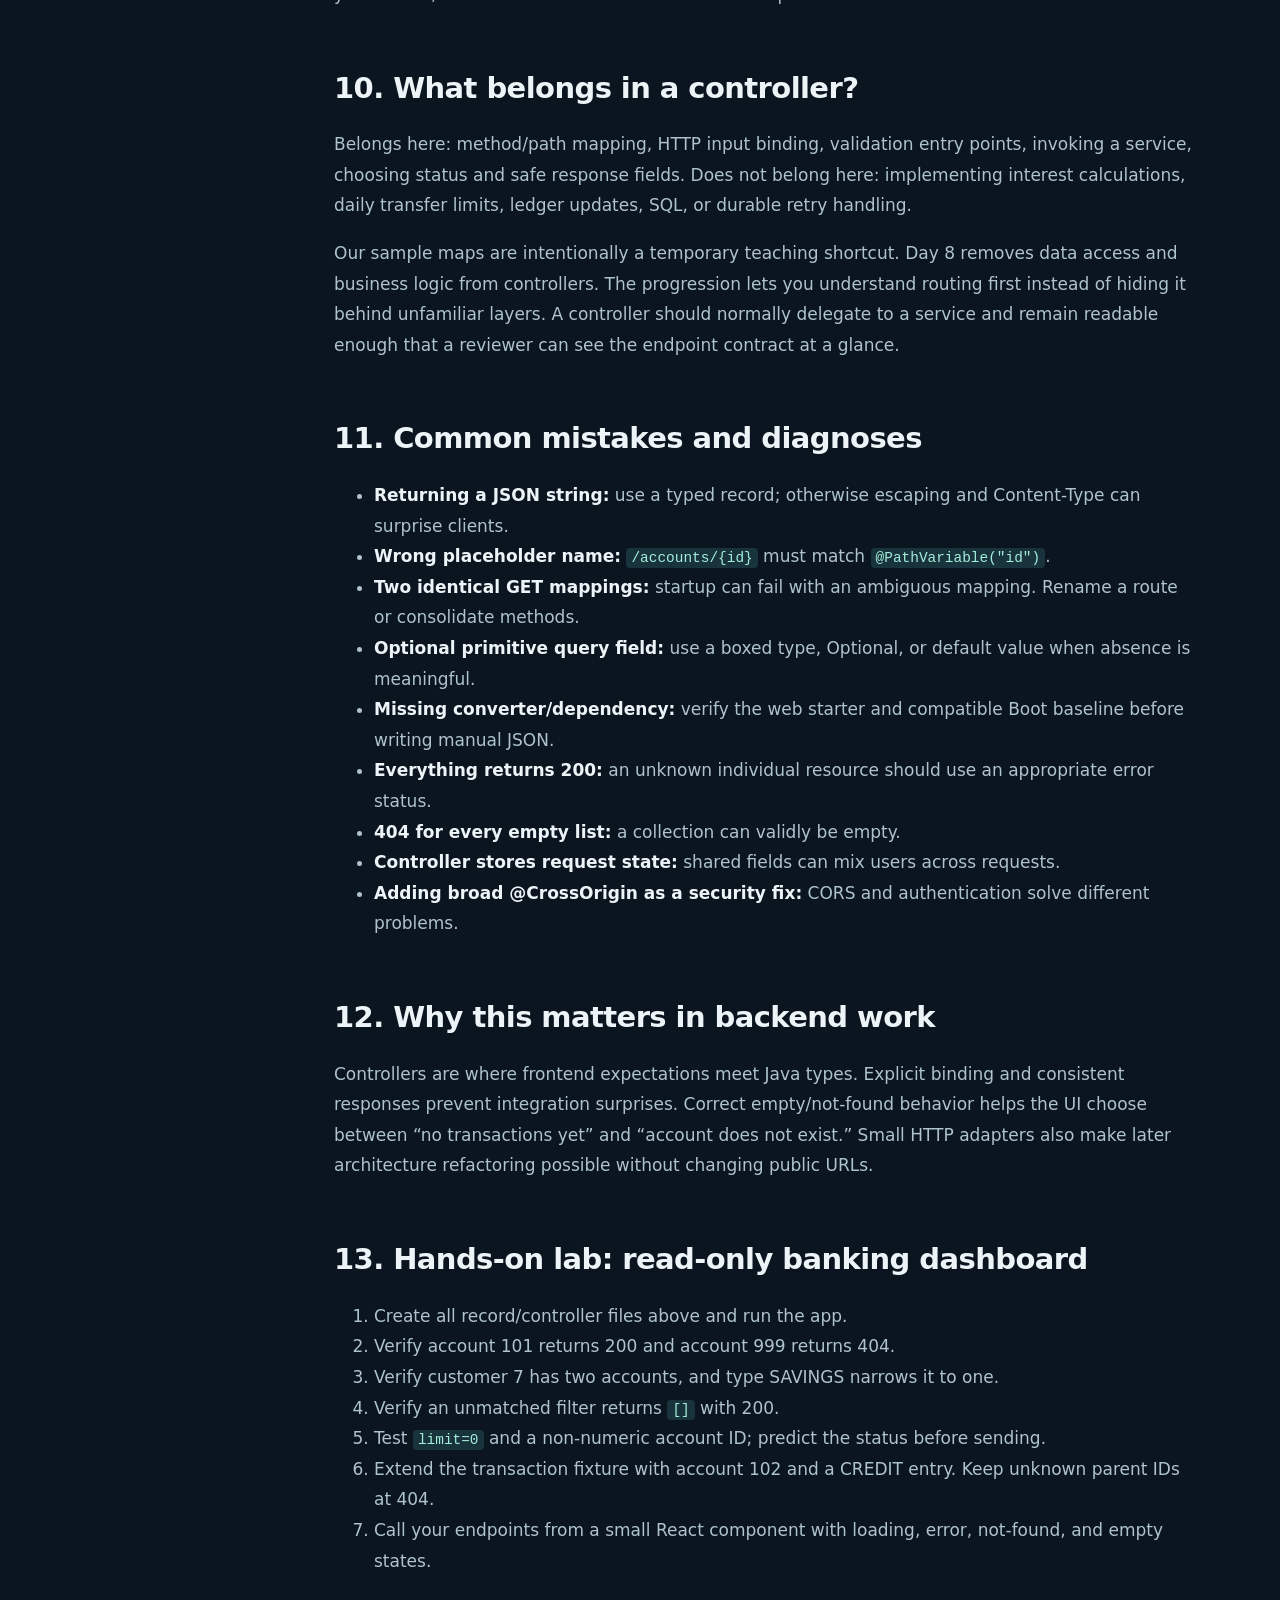
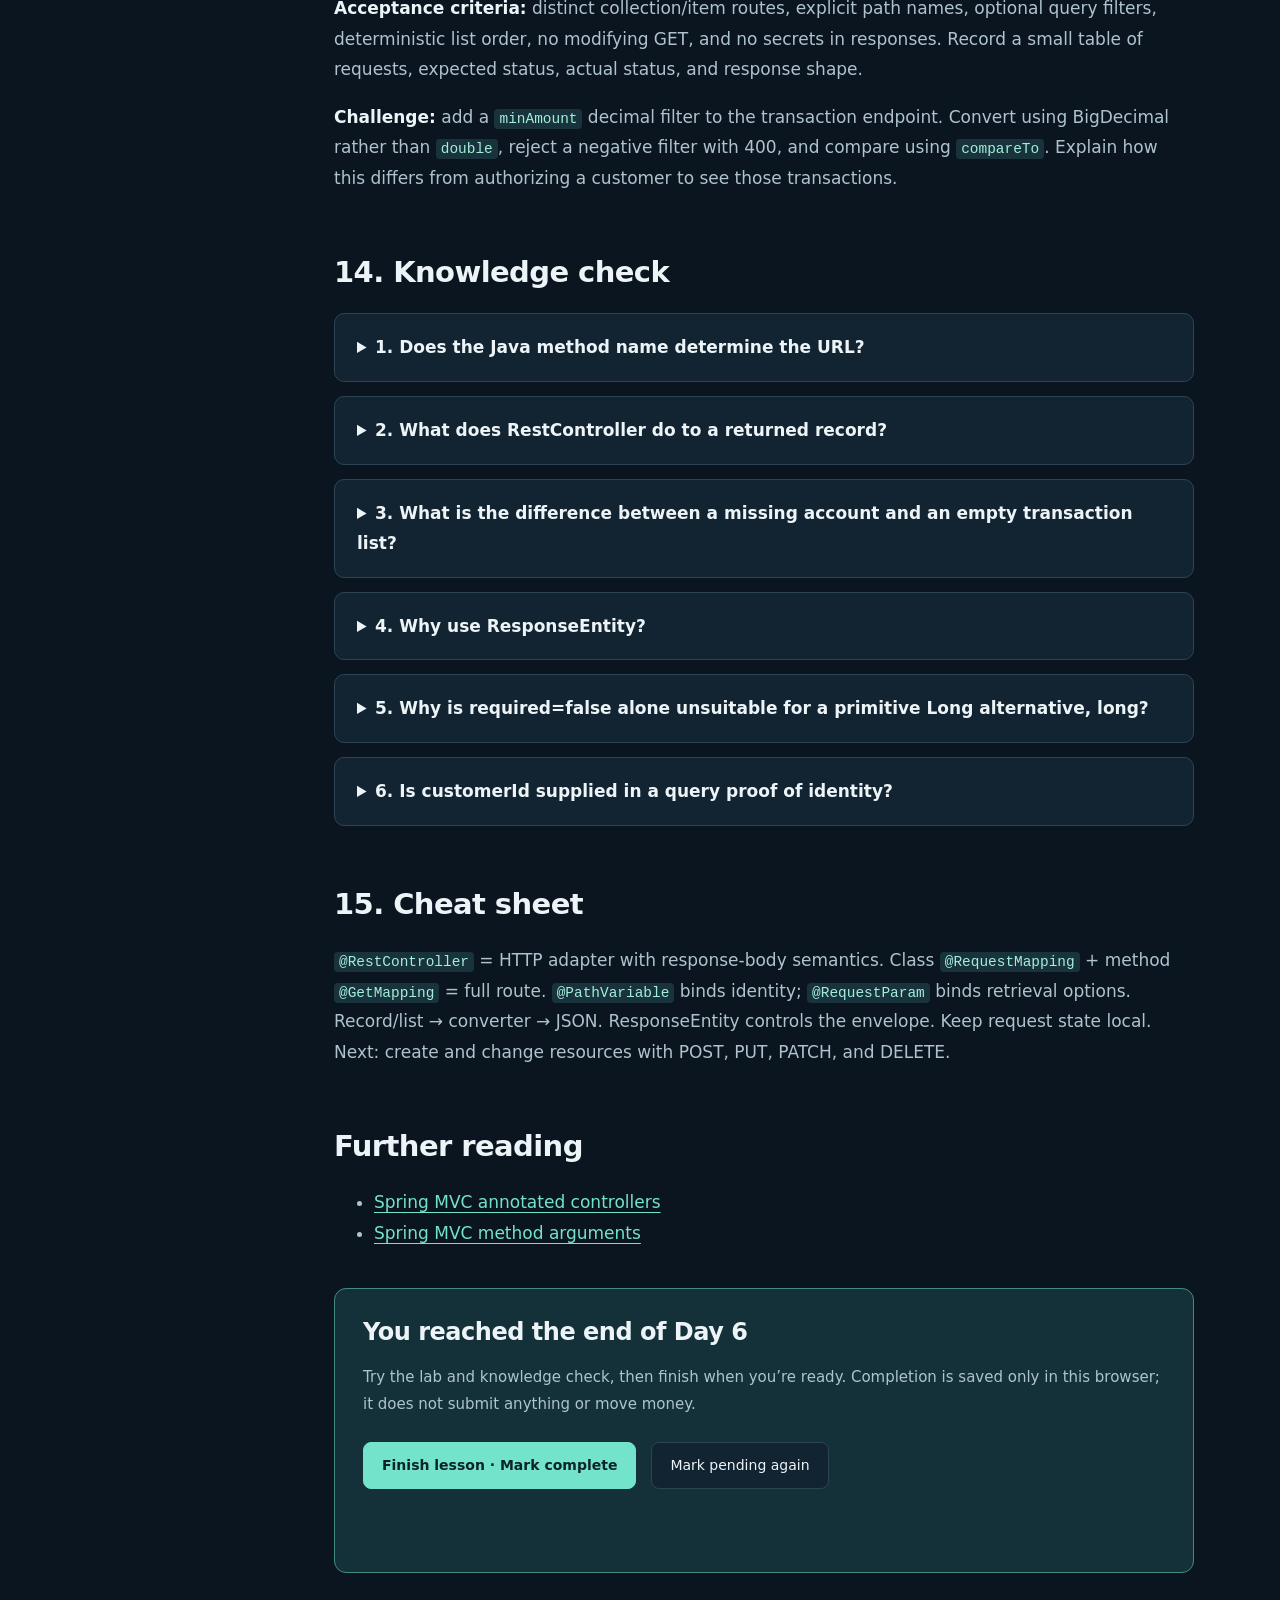
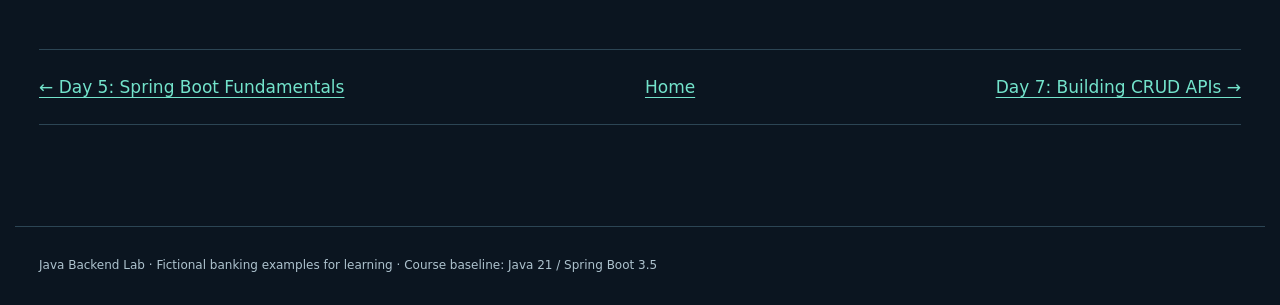
<file: day-6.html>
<!DOCTYPE html><html lang="en"><head><meta charset="utf-8"><meta name="viewport" content="width=device-width,initial-scale=1"><meta name="theme-color" content="#0b1520"><meta name="description" content="Detailed beginner-friendly banking lesson: REST Controllers, with Java examples, exercises, quizzes and React connections."><title>Day 6 — REST Controllers · Java Backend Lab</title><link rel="stylesheet" href="course.css"><script src="course.js" defer></script></head><body><a class="skip" href="#main">Skip to content</a><header><a class="brand" href="index.html"><b>JAVA</b> / BACKEND LAB</a><a href="index.html#curriculum">Course dashboard ↗</a></header><main id="main" class="wrap"><div class="hero"><div class="eyebrow">Day 06 / 30 · Banking project</div><h1>REST Controllers</h1><span class="badge" data-status-day="6">Available · Pending</span><p class="lead">Build backend confidence one idea, one request, and one banking example at a time.</p><p>2,551 words including examples · Read, practice, then check your understanding</p></div><nav class="lesson-nav" aria-label="Lesson navigation"><a href="day-5.html">← Day 5: Spring Boot Fundamentals</a><a href="index.html">Home</a><a href="day-7.html">Day 7: Building CRUD APIs →</a></nav><details class="mobile-toc"><summary>Jump to a section</summary><a href="#your-destination-today">Your destination today</a><a href="#1-the-controller-is-an-http-adapter">1. The controller is an HTTP adapter</a><a href="#2-restcontroller-deeply-explained">2. @RestController, deeply explained</a><a href="#3-java-values-become-json-through-jackson">3. Java values become JSON through Jackson</a><a href="#4-complete-account-read-controller">4. Complete account read controller</a><a href="#5-path-variables-versus-query-parameters">5. Path variables versus query parameters</a><a href="#6-defaults-and-optional-parameters">6. Defaults and optional parameters</a><a href="#7-customer-and-nested-transaction-examples">7. Customer and nested transaction examples</a><a href="#8-responseentity-is-the-whole-response-envelope">8. ResponseEntity is the whole response envelope</a><a href="#9-test-the-contract-from-outside-java">9. Test the contract from outside Java</a><a href="#10-what-belongs-in-a-controller">10. What belongs in a controller?</a><a href="#11-common-mistakes-and-diagnoses">11. Common mistakes and diagnoses</a><a href="#12-why-this-matters-in-backend-work">12. Why this matters in backend work</a><a href="#13-hands-on-lab-read-only-banking-dashboard">13. Hands-on lab: read-only banking dashboard</a><a href="#14-knowledge-check">14. Knowledge check</a><a href="#15-cheat-sheet">15. Cheat sheet</a><a href="#further-reading">Further reading</a></details><div class="lesson-layout"><aside class="toc"><p class="eyebrow">In this lesson</p><nav aria-label="Table of contents"><a href="#your-destination-today">Your destination today</a><a href="#1-the-controller-is-an-http-adapter">1. The controller is an HTTP adapter</a><a href="#2-restcontroller-deeply-explained">2. @RestController, deeply explained</a><a href="#3-java-values-become-json-through-jackson">3. Java values become JSON through Jackson</a><a href="#4-complete-account-read-controller">4. Complete account read controller</a><a href="#5-path-variables-versus-query-parameters">5. Path variables versus query parameters</a><a href="#6-defaults-and-optional-parameters">6. Defaults and optional parameters</a><a href="#7-customer-and-nested-transaction-examples">7. Customer and nested transaction examples</a><a href="#8-responseentity-is-the-whole-response-envelope">8. ResponseEntity is the whole response envelope</a><a href="#9-test-the-contract-from-outside-java">9. Test the contract from outside Java</a><a href="#10-what-belongs-in-a-controller">10. What belongs in a controller?</a><a href="#11-common-mistakes-and-diagnoses">11. Common mistakes and diagnoses</a><a href="#12-why-this-matters-in-backend-work">12. Why this matters in backend work</a><a href="#13-hands-on-lab-read-only-banking-dashboard">13. Hands-on lab: read-only banking dashboard</a><a href="#14-knowledge-check">14. Knowledge check</a><a href="#15-cheat-sheet">15. Cheat sheet</a><a href="#further-reading">Further reading</a></nav></aside><article><h2 id="your-destination-today">Your destination today</h2>
<p>Build typed, predictable GET endpoints for accounts, customers, and transactions. Explain routing annotations, path and query binding, JSON responses, and ResponseEntity. Understand where a controller's responsibility ends. Allow 2–3 hours with the lab.</p>
<p><strong>Prerequisites:</strong> a running Java 21 / Spring Boot 3.5 banking skeleton from Day 5, plus Day 4 methods/status codes and Day 3 List/Optional. We still use sample data. There is no database or authentication implementation; endpoint IDs are not permission checks.</p>
<h2 id="1-the-controller-is-an-http-adapter">1. The controller is an HTTP adapter</h2>
<p>A React component should not implement the bank's ledger. Similarly, a controller should not own every banking rule. Its job is to accept HTTP input, call application behavior, and translate the result into an HTTP response.</p>
<pre><code class="language-text">GET /api/accounts/101
    → Spring MVC selects controller method
    → converts &quot;101&quot; to Long
    → method retrieves a result
    → response converter serializes Java value
    → 200 + JSON back to React
</code></pre>
<p>Spring MVC uses a dispatcher to route requests. You register mappings with annotations. The method name <code>get</code> has no special routing power; the annotation's method/path combination selects it. Many requests can call the same controller instance concurrently, so avoid request-specific mutable fields.</p>
<h2 id="2-restcontroller-deeply-explained">2. @RestController, deeply explained</h2>
<p><code>@RestController</code> combines controller registration with response-body behavior. Spring discovers the class under the root package and treats returned values as HTTP bodies. A plain <code>@Controller</code> is commonly used for server-rendered views; without response-body behavior, a returned string may be interpreted as a view name. A REST controller returning a string returns text, while returning a record/map/list normally produces JSON when the JSON converter is available.</p>
<pre><code class="language-java">@RestController
@RequestMapping(&quot;/api/accounts&quot;)
public class AccountController {
    @GetMapping(&quot;/{id}&quot;)
    public AccountResponse get(@PathVariable(&quot;id&quot;) Long id) {
        return new AccountResponse(id, &quot;SAVINGS&quot;, &quot;50000.00&quot;, &quot;INR&quot;);
    }
}
</code></pre>
<p>This is a focused fragment; imports and a complete implementation follow below. <code>@RequestMapping</code> on the class provides the shared URL prefix. <code>@GetMapping</code> narrows the method to GET and adds the suffix. Together they match <code>/api/accounts/101</code>. <code>@PathVariable("id")</code> explicitly matches the placeholder, then Spring converts text to Long. Naming explicitly avoids relying on compiler parameter-name metadata.</p>
<p>The example initially echoes any ID; that is useful for binding practice but not correct account lookup. The complete version returns 404 when the requested sample account does not exist.</p>
<h2 id="3-java-values-become-json-through-jackson">3. Java values become JSON through Jackson</h2>
<p>Create <code>domain/AccountResponse.java</code> under <code>com.example.bank</code> for today's read-model practice (Day 9 moves API models into <code>dto</code>):</p>
<pre><code class="language-java">package com.example.bank.domain;

public record AccountResponse(
    Long id, Long customerId, String type,
    String balance, String currency) {}
</code></pre>
<p>A record gives a constructor and accessors such as <code>id()</code> and <code>balance()</code>. In Boot 3's web setup Jackson reads the record components and writes JSON. It is not calling React and it is not returning JavaScript source.</p>
<pre><code class="language-json">{
  &quot;id&quot;: 101,
  &quot;customerId&quot;: 7,
  &quot;type&quot;: &quot;SAVINGS&quot;,
  &quot;balance&quot;: &quot;50000.00&quot;,
  &quot;currency&quot;: &quot;INR&quot;
}
</code></pre>
<p>A <code>List&lt;AccountResponse&gt;</code> becomes a JSON array. Java property names influence the contract. Renaming <code>customerId</code> to <code>owner</code> changes what React receives unless you deliberately preserve mapping. Dates, enums, and money need documented formats. We use decimal strings for money responses and BigDecimal for arithmetic in later lessons. Do not build JSON by string concatenation: escaping and types are error-prone.</p>
<h2 id="4-complete-account-read-controller">4. Complete account read controller</h2>
<p>Each public type goes in its own file. This is a self-contained read example; remove conflicting Day 5 practice account routes if you added any. Keep BankInfoController.</p>
<pre><code class="language-java">package com.example.bank.controller;

import com.example.bank.domain.AccountResponse;
import java.util.List;
import java.util.Map;
import org.springframework.http.ResponseEntity;
import org.springframework.web.bind.annotation.GetMapping;
import org.springframework.web.bind.annotation.PathVariable;
import org.springframework.web.bind.annotation.RequestMapping;
import org.springframework.web.bind.annotation.RequestParam;
import org.springframework.web.bind.annotation.RestController;

@RestController
@RequestMapping(&quot;/api/accounts&quot;)
public class AccountController {
    private final Map&lt;Long, AccountResponse&gt; samples = Map.of(
        101L, new AccountResponse(101L, 7L, &quot;SAVINGS&quot;, &quot;50000.00&quot;, &quot;INR&quot;),
        102L, new AccountResponse(102L, 7L, &quot;CURRENT&quot;, &quot;20000.00&quot;, &quot;INR&quot;),
        103L, new AccountResponse(103L, 8L, &quot;SAVINGS&quot;, &quot;8000.00&quot;, &quot;INR&quot;)
    );

    @GetMapping(&quot;/{id}&quot;)
    public ResponseEntity&lt;AccountResponse&gt; get(@PathVariable(&quot;id&quot;) Long id) {
        AccountResponse account = samples.get(id);
        if (account == null) {
            return ResponseEntity.notFound().build();
        }
        return ResponseEntity.ok()
            .header(&quot;Cache-Control&quot;, &quot;no-store&quot;)
            .body(account);
    }

    @GetMapping
    public List&lt;AccountResponse&gt; list(
        @RequestParam(name = &quot;type&quot;, required = false) String type,
        @RequestParam(name = &quot;customerId&quot;, required = false) Long customerId) {
        return samples.values().stream()
            .filter(a -&gt; type == null || a.type().equalsIgnoreCase(type))
            .filter(a -&gt; customerId == null || a.customerId().equals(customerId))
            .sorted(java.util.Comparator.comparing(AccountResponse::id))
            .toList();
    }
}
</code></pre>
<p>The <code>samples</code> field is fixed and immutable; it deliberately contains only learning data. Each request's parameters stay local. <code>Map.get</code> returns null when absent. <code>notFound().build()</code> produces 404 with no body here. <code>ok().header(...).body(account)</code> constructs a 200 response including a header and typed body.</p>
<p><code>@GetMapping</code> without a suffix maps the collection path. <code>required=false</code> allows a missing filter, bound as null. A boxed <code>Long</code> can represent absence; primitive <code>long</code> cannot. The stream starts from all sample values, keeps matches, sorts by ID for deterministic output, and creates a list. An empty collection result is <code>200 []</code>, not automatically 404.</p>
<p>This filtering accepts arbitrary type strings and produces an empty list when they do not match. If your contract requires invalid enum filters to produce 400, bind an enum or validate explicitly. Make that choice deliberate.</p>
<h2 id="5-path-variables-versus-query-parameters">5. Path variables versus query parameters</h2>
<pre><code class="language-text">GET /api/accounts/101                    → get(id=101)
GET /api/accounts?type=SAVINGS           → list(type=&quot;SAVINGS&quot;, customerId=null)
GET /api/accounts?customerId=7&amp;type=CURRENT → list(type=&quot;CURRENT&quot;, customerId=7)
GET /api/accounts/not-a-number           → conversion error, normally 400
GET /api/accounts/999                    → sample not present, 404
</code></pre>
<p>The first uses identity; the next two refine a collection. Conversion errors happen before your method body can perform a lookup. Missing a required query parameter is also a request error. A missing optional value is different from an empty value: <code>?type=</code> is present with an empty string and your API must decide whether to reject or treat it as absent.</p>
<p>Do not accept account ownership merely because <code>customerId=7</code> was supplied. A malicious caller can change a query parameter. Later security derives the customer identity from authenticated context and checks access.</p>
<h2 id="6-defaults-and-optional-parameters">6. Defaults and optional parameters</h2>
<pre><code class="language-java">@GetMapping(&quot;/preview&quot;)
public ResponseEntity&lt;List&lt;AccountResponse&gt;&gt; preview(
    @RequestParam(name = &quot;limit&quot;, defaultValue = &quot;2&quot;) int limit) {
    if (limit &lt; 1 || limit &gt; 20) {
        return ResponseEntity.badRequest().build();
    }
    return ResponseEntity.ok(samples.values().stream()
        .sorted(java.util.Comparator.comparing(AccountResponse::id))
        .limit(limit).toList());
}
</code></pre>
<p>Add this method inside AccountController. <code>defaultValue="2"</code> supplies a fallback for a missing or empty parameter. Spring converts it to int. Explicit range checking prevents negative stream limits and excessive responses. This is a small preview limit, not database pagination; page/size with Spring Data comes on Day 14.</p>
<p>Spring can also bind <code>Optional&lt;String&gt;</code> query parameters, but null with an explicit <code>required=false</code> is sufficient here. Choose one convention. Do not mistake Optional for validation: <code>Optional.of("invalid")</code> is still invalid input.</p>
<h2 id="7-customer-and-nested-transaction-examples">7. Customer and nested transaction examples</h2>
<p>Create <code>domain/CustomerResponse.java</code>:</p>
<pre><code class="language-java">package com.example.bank.domain;
public record CustomerResponse(Long id, String name) {}
</code></pre>
<p>Create <code>controller/CustomerController.java</code>:</p>
<pre><code class="language-java">package com.example.bank.controller;

import com.example.bank.domain.CustomerResponse;
import org.springframework.http.ResponseEntity;
import org.springframework.web.bind.annotation.*;

@RestController
@RequestMapping(&quot;/api/customers&quot;)
public class CustomerController {
    @GetMapping(&quot;/{id}&quot;)
    public ResponseEntity&lt;CustomerResponse&gt; get(@PathVariable(&quot;id&quot;) Long id) {
        if (!id.equals(7L)) return ResponseEntity.notFound().build();
        return ResponseEntity.ok(new CustomerResponse(7L, &quot;Asha Rao&quot;));
    }
}
</code></pre>
<p>Wildcard imports are used here to keep the small example readable; your IDE can expand them. The response intentionally contains a profile summary, not passwords or identity documents.</p>
<p>Create <code>domain/TransactionResponse.java</code>:</p>
<pre><code class="language-java">package com.example.bank.domain;
public record TransactionResponse(
    Long id, Long accountId, String type, String amount) {}
</code></pre>
<p>Create <code>controller/TransactionController.java</code>:</p>
<pre><code class="language-java">package com.example.bank.controller;

import com.example.bank.domain.TransactionResponse;
import java.util.List;
import org.springframework.http.ResponseEntity;
import org.springframework.web.bind.annotation.*;

@RestController
@RequestMapping(&quot;/api/accounts/{accountId}/transactions&quot;)
public class TransactionController {
    @GetMapping
    public ResponseEntity&lt;List&lt;TransactionResponse&gt;&gt; list(
        @PathVariable(&quot;accountId&quot;) Long accountId,
        @RequestParam(name = &quot;type&quot;, required = false) String type) {
        if (!accountId.equals(101L)) return ResponseEntity.notFound().build();
        List&lt;TransactionResponse&gt; transactions = List.of(
            new TransactionResponse(3001L, 101L, &quot;DEBIT&quot;, &quot;500.00&quot;),
            new TransactionResponse(3002L, 101L, &quot;CREDIT&quot;, &quot;1000.00&quot;)
        );
        return ResponseEntity.ok(transactions.stream()
            .filter(t -&gt; type == null || t.type().equalsIgnoreCase(type))
            .toList());
    }
}
</code></pre>
<p>The nested path communicates “transactions belonging to this account.” This controller's practice fixture has only account 101; the lab extends it. Returning 404 for an unknown parent is different from returning an empty list for a known account with no matching transactions. A future <code>/api/transactions/{id}</code> lookup must also verify ownership rather than expose any globally known transaction.</p>
<h2 id="8-responseentity-is-the-whole-response-envelope">8. ResponseEntity is the whole response envelope</h2>
<p>Returning <code>AccountResponse</code> directly normally yields 200 and converter-selected headers. Returning <code>ResponseEntity&lt;AccountResponse&gt;</code> lets you explicitly choose status, headers, and body. Generic type <code>AccountResponse</code> describes the body type, not the status.</p>
<pre><code class="language-java">ResponseEntity.ok(account);                 // 200 with body
ResponseEntity.notFound().build();          // 404, no body here
ResponseEntity.badRequest().build();        // 400, no body here
ResponseEntity.noContent().build();         // 204, no body
</code></pre>
<p>These are usage fragments, not statements to paste at class scope. <code>ResponseEntity</code> is immutable after construction. Do not manually return an HTTP status line as a string: that would be text in a body, not the actual status. A custom response header must be meaningful; inventing <code>X-Success: true</code> is redundant with a successful status.</p>
<h2 id="9-test-the-contract-from-outside-java">9. Test the contract from outside Java</h2>
<pre><code class="language-shell">curl -i http://localhost:8080/api/accounts/101
curl -i 'http://localhost:8080/api/accounts?customerId=7&amp;type=SAVINGS'
curl -i 'http://localhost:8080/api/accounts/preview?limit=1'
curl -i 'http://localhost:8080/api/accounts/101/transactions?type=DEBIT'
curl -i http://localhost:8080/api/accounts/999
</code></pre>
<p>Quote URLs containing <code>&amp;</code> in your shell. In Postman, choose GET, enter the URL, use its Params table for filters, then inspect status, headers, and body separately. No request JSON body is needed for these GETs.</p>
<pre><code class="language-javascript">async function loadAccounts(customerId, type) {
  const params = new URLSearchParams({ customerId: String(customerId) });
  if (type) params.set(&quot;type&quot;, type);
  const response = await fetch(`/api/accounts?${params}`);
  if (!response.ok) throw new Error(`Accounts failed: ${response.status}`);
  return response.json();
}
</code></pre>
<p>React receives an array, so map it to cards with stable <code>account.id</code> keys. Use loading/error state while the promise is pending. With separate localhost ports, use your React dev proxy or configured backend origin. A CORS issue is not fixed by renaming a Java method.</p>
<pre><code class="language-javascript">async function loadAccount(id) {
  const response = await fetch(`/api/accounts/${encodeURIComponent(id)}`);
  if (response.status === 404) return null;
  if (!response.ok) throw new Error(`Account failed: ${response.status}`);
  return response.json();
}
</code></pre>
<p>This function avoids parsing the empty 404 from our example. Returning null is a client convention you choose; the server's contract remains a 404 response.</p>
<h2 id="10-what-belongs-in-a-controller">10. What belongs in a controller?</h2>
<p>Belongs here: method/path mapping, HTTP input binding, validation entry points, invoking a service, choosing status and safe response fields. Does not belong here: implementing interest calculations, daily transfer limits, ledger updates, SQL, or durable retry handling.</p>
<p>Our sample maps are intentionally a temporary teaching shortcut. Day 8 removes data access and business logic from controllers. The progression lets you understand routing first instead of hiding it behind unfamiliar layers. A controller should normally delegate to a service and remain readable enough that a reviewer can see the endpoint contract at a glance.</p>
<h2 id="11-common-mistakes-and-diagnoses">11. Common mistakes and diagnoses</h2>
<ul>
<li><strong>Returning a JSON string:</strong> use a typed record; otherwise escaping and Content-Type can surprise clients.</li>
<li><strong>Wrong placeholder name:</strong> <code>/accounts/{id}</code> must match <code>@PathVariable("id")</code>.</li>
<li><strong>Two identical GET mappings:</strong> startup can fail with an ambiguous mapping. Rename a route or consolidate methods.</li>
<li><strong>Optional primitive query field:</strong> use a boxed type, Optional, or default value when absence is meaningful.</li>
<li><strong>Missing converter/dependency:</strong> verify the web starter and compatible Boot baseline before writing manual JSON.</li>
<li><strong>Everything returns 200:</strong> an unknown individual resource should use an appropriate error status.</li>
<li><strong>404 for every empty list:</strong> a collection can validly be empty.</li>
<li><strong>Controller stores request state:</strong> shared fields can mix users across requests.</li>
<li><strong>Adding broad @CrossOrigin as a security fix:</strong> CORS and authentication solve different problems.</li>
</ul>
<h2 id="12-why-this-matters-in-backend-work">12. Why this matters in backend work</h2>
<p>Controllers are where frontend expectations meet Java types. Explicit binding and consistent responses prevent integration surprises. Correct empty/not-found behavior helps the UI choose between “no transactions yet” and “account does not exist.” Small HTTP adapters also make later architecture refactoring possible without changing public URLs.</p>
<h2 id="13-hands-on-lab-read-only-banking-dashboard">13. Hands-on lab: read-only banking dashboard</h2>
<ol>
<li>Create all record/controller files above and run the app.</li>
<li>Verify account 101 returns 200 and account 999 returns 404.</li>
<li>Verify customer 7 has two accounts, and type SAVINGS narrows it to one.</li>
<li>Verify an unmatched filter returns <code>[]</code> with 200.</li>
<li>Test <code>limit=0</code> and a non-numeric account ID; predict the status before sending.</li>
<li>Extend the transaction fixture with account 102 and a CREDIT entry. Keep unknown parent IDs at 404.</li>
<li>Call your endpoints from a small React component with loading, error, not-found, and empty states.</li>
</ol>
<p><strong>Acceptance criteria:</strong> distinct collection/item routes, explicit path names, optional query filters, deterministic list order, no modifying GET, and no secrets in responses. Record a small table of requests, expected status, actual status, and response shape.</p>
<p><strong>Challenge:</strong> add a <code>minAmount</code> decimal filter to the transaction endpoint. Convert using BigDecimal rather than <code>double</code>, reject a negative filter with 400, and compare using <code>compareTo</code>. Explain how this differs from authorizing a customer to see those transactions.</p>
<h2 id="14-knowledge-check">14. Knowledge check</h2>
<details><summary>1. Does the Java method name determine the URL?</summary><p>No. Mapping annotations determine the route and method. The method could be named differently without changing the HTTP contract.</p></details>
<details><summary>2. What does RestController do to a returned record?</summary><p>It makes the return value a response body; a JSON message converter serializes its components into JSON.</p></details>
<details><summary>3. What is the difference between a missing account and an empty transaction list?</summary><p>A missing individual/parent account can return 404. A known account with zero matching transactions returns a successful empty collection.</p></details>
<details><summary>4. Why use ResponseEntity?</summary><p>It lets a method choose actual HTTP status, response headers, and typed body together.</p></details>
<details><summary>5. Why is required=false alone unsuitable for a primitive Long alternative, long?</summary><p>A missing value needs a representable absence. A primitive cannot be null; use a default or boxed/optional type.</p></details>
<details><summary>6. Is customerId supplied in a query proof of identity?</summary><p>No. It is untrusted client input. The server must enforce permissions using authenticated identity.</p></details>

<h2 id="15-cheat-sheet">15. Cheat sheet</h2>
<p><code>@RestController</code> = HTTP adapter with response-body semantics. Class <code>@RequestMapping</code> + method <code>@GetMapping</code> = full route. <code>@PathVariable</code> binds identity; <code>@RequestParam</code> binds retrieval options. Record/list → converter → JSON. ResponseEntity controls the envelope. Keep request state local. Next: create and change resources with POST, PUT, PATCH, and DELETE.</p>
<h2 id="further-reading">Further reading</h2>
<ul>
<li><a href="https://docs.spring.io/spring-framework/reference/web/webmvc/mvc-controller.html">Spring MVC annotated controllers</a></li>
<li><a href="https://docs.spring.io/spring-framework/reference/web/webmvc/mvc-controller/ann-methods/arguments.html">Spring MVC method arguments</a></li>
</ul><section class="finish" aria-labelledby="finish-heading"><h2 id="finish-heading">You reached the end of Day 6</h2><p>Try the lab and knowledge check, then finish when you’re ready. Completion is saved only in this browser; it does not submit anything or move money.</p><div class="actions"><button type="button" class="primary" data-finish-day="6">Finish lesson · Mark complete</button><button type="button" data-reset-day="6">Mark pending again</button></div><p id="completion-message" class="completion-message" role="status"></p><noscript>Enable JavaScript to save completion. All lesson content remains readable.</noscript></section></article></div><nav class="lesson-nav" aria-label="Lesson navigation"><a href="day-5.html">← Day 5: Spring Boot Fundamentals</a><a href="index.html">Home</a><a href="day-7.html">Day 7: Building CRUD APIs →</a></nav></main><footer>Java Backend Lab · Fictional banking examples for learning · Course baseline: Java 21 / Spring Boot 3.5</footer></body></html>
</file>
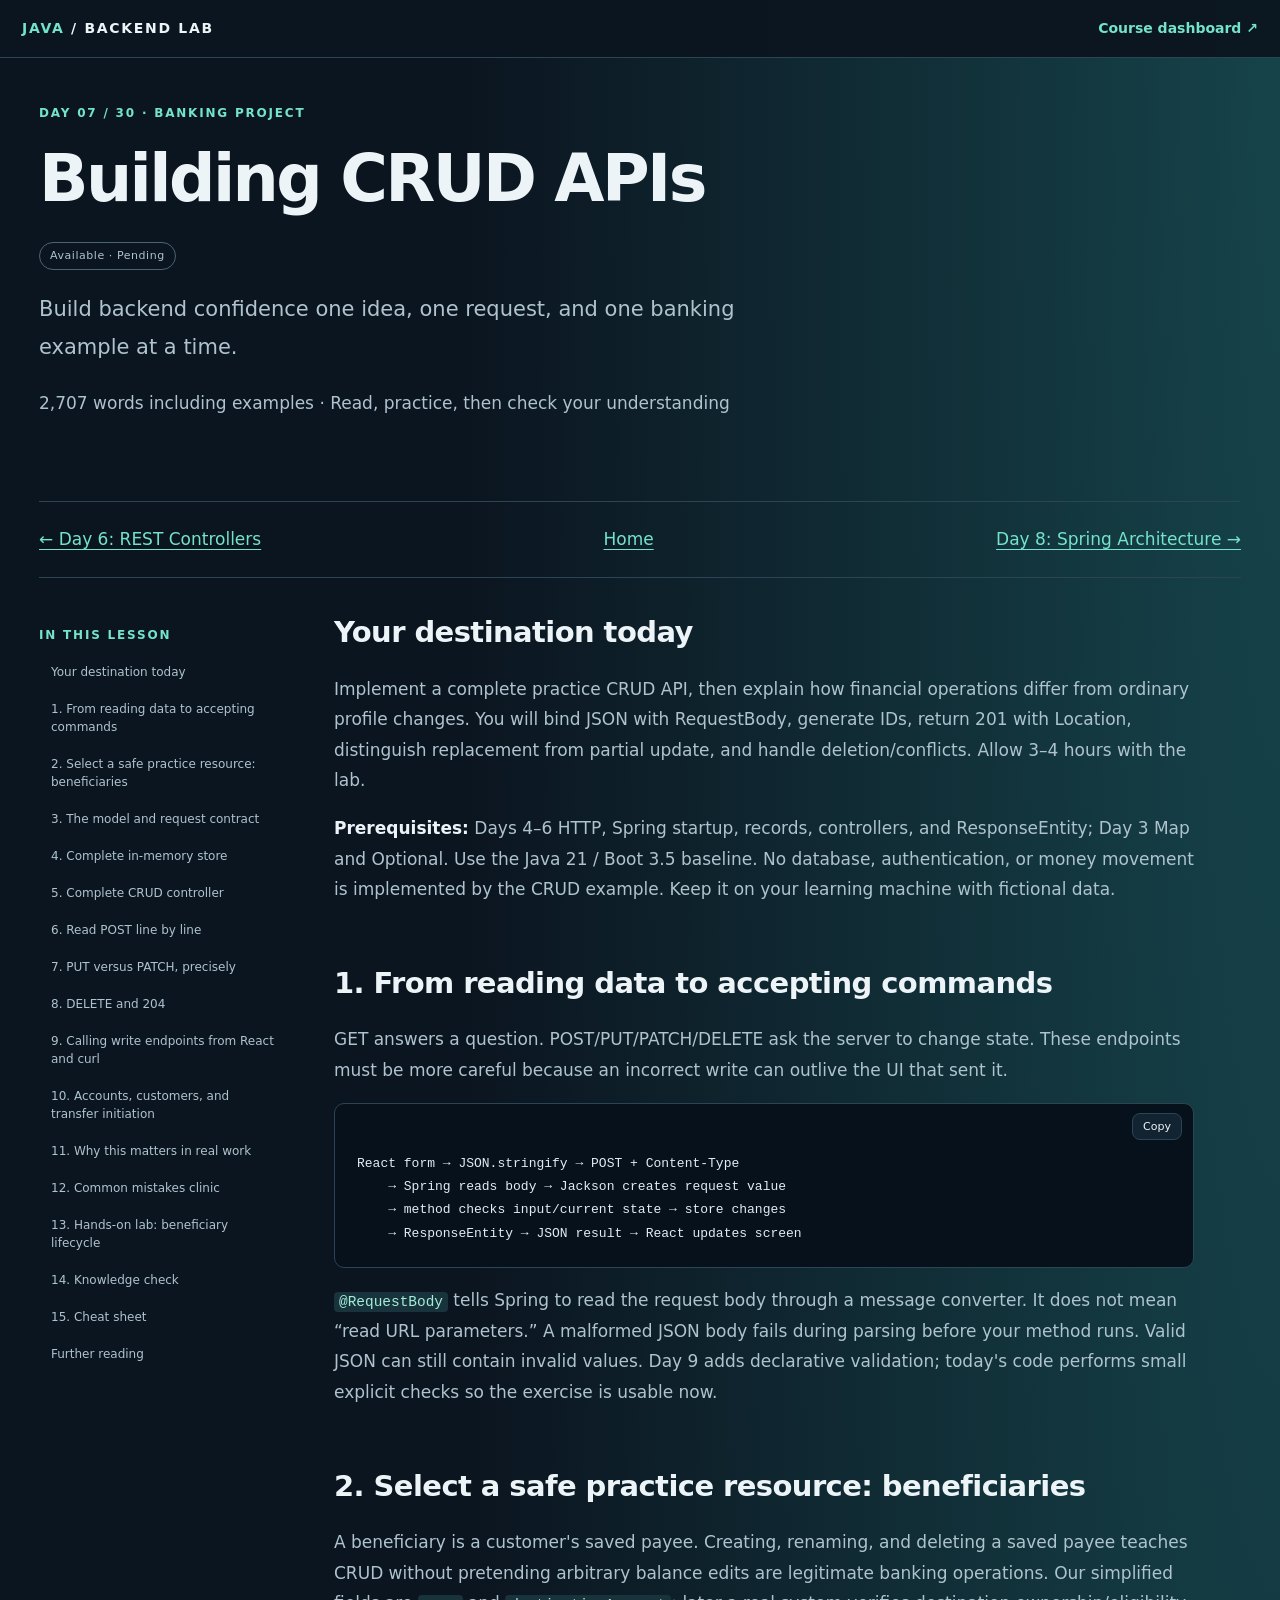
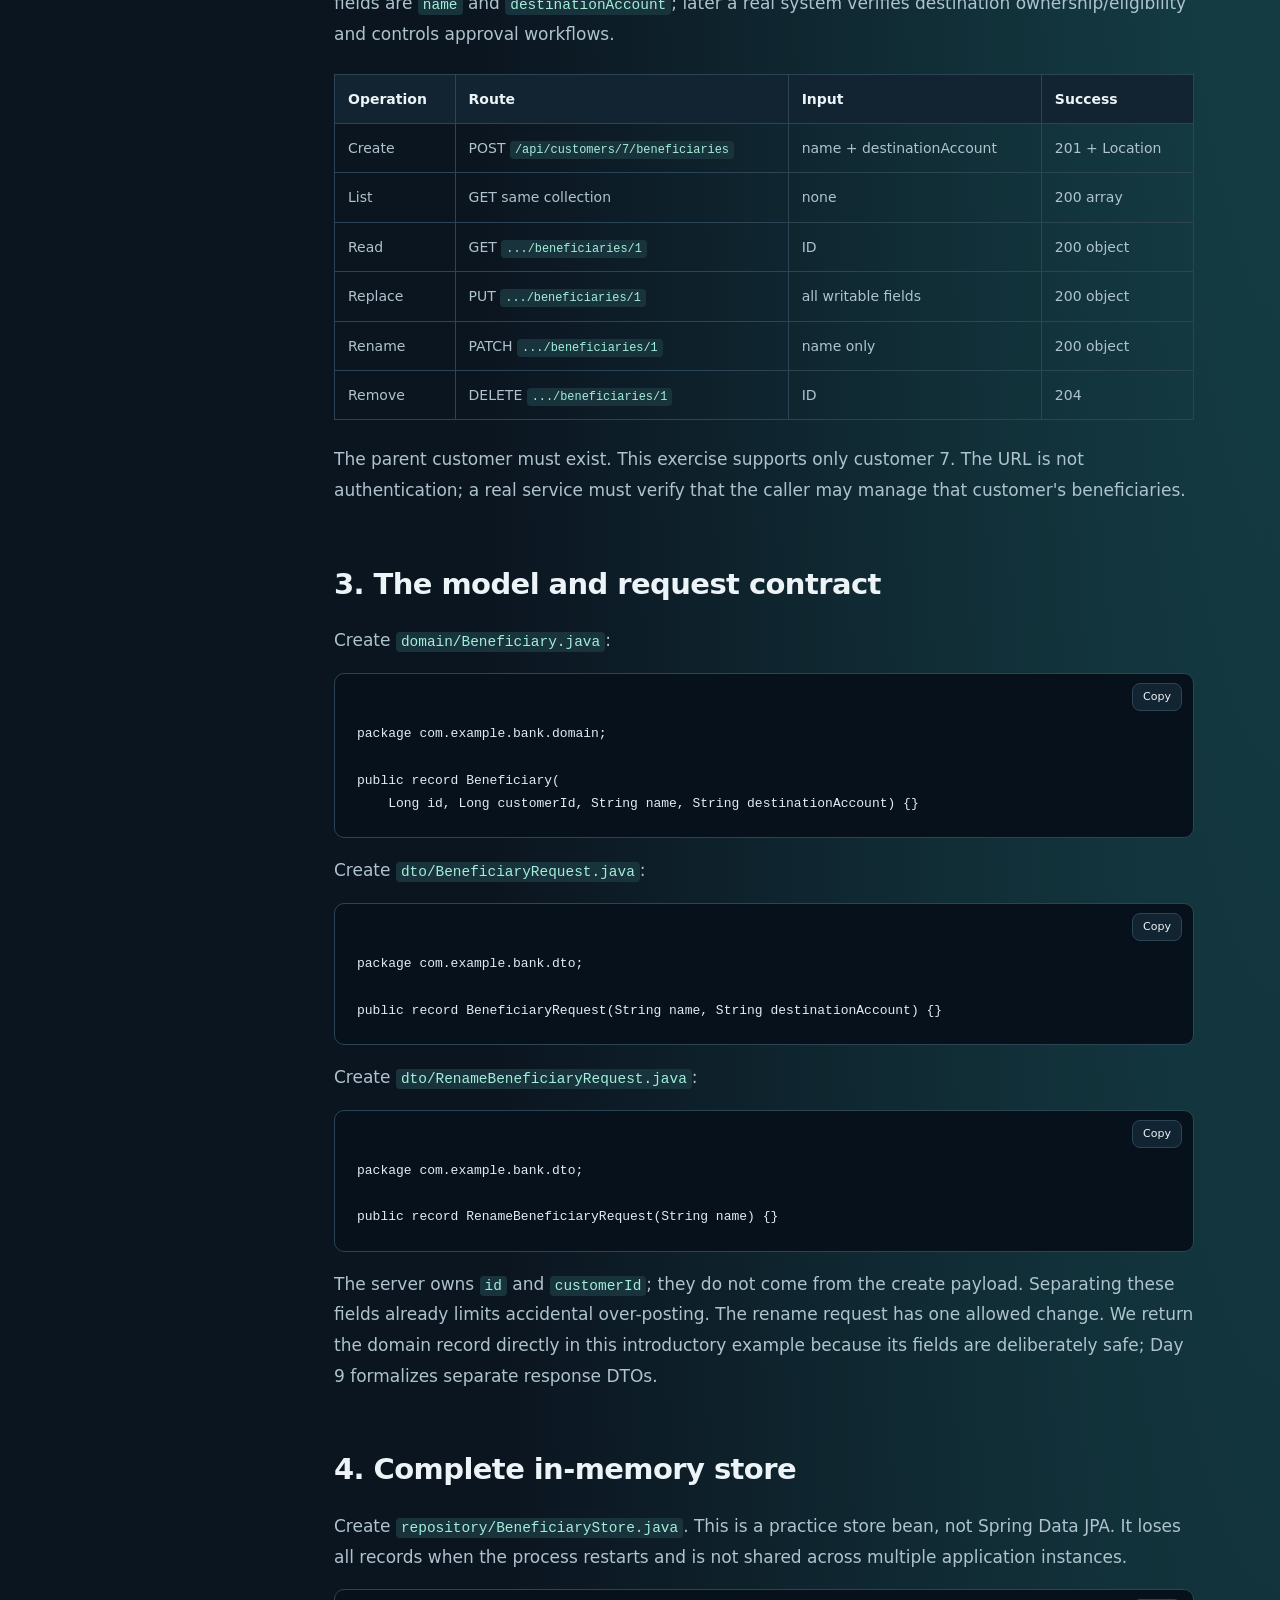
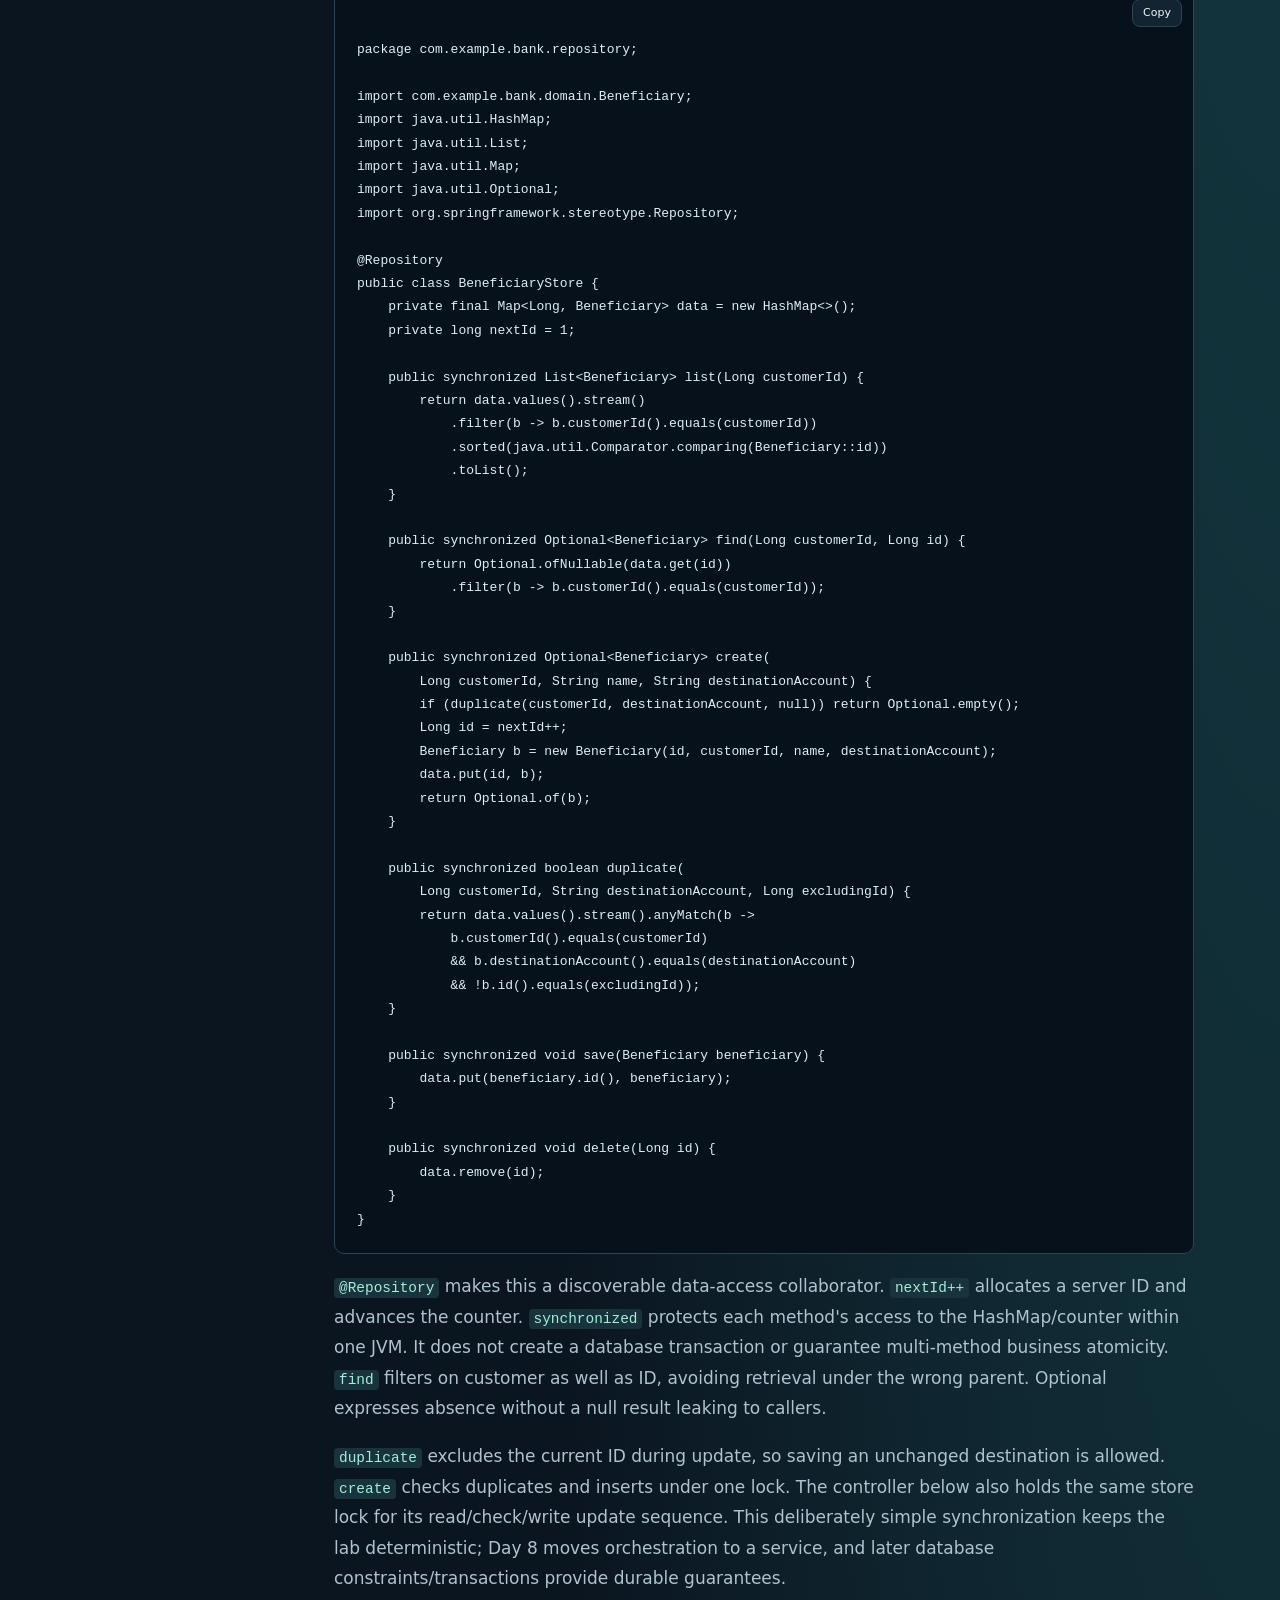
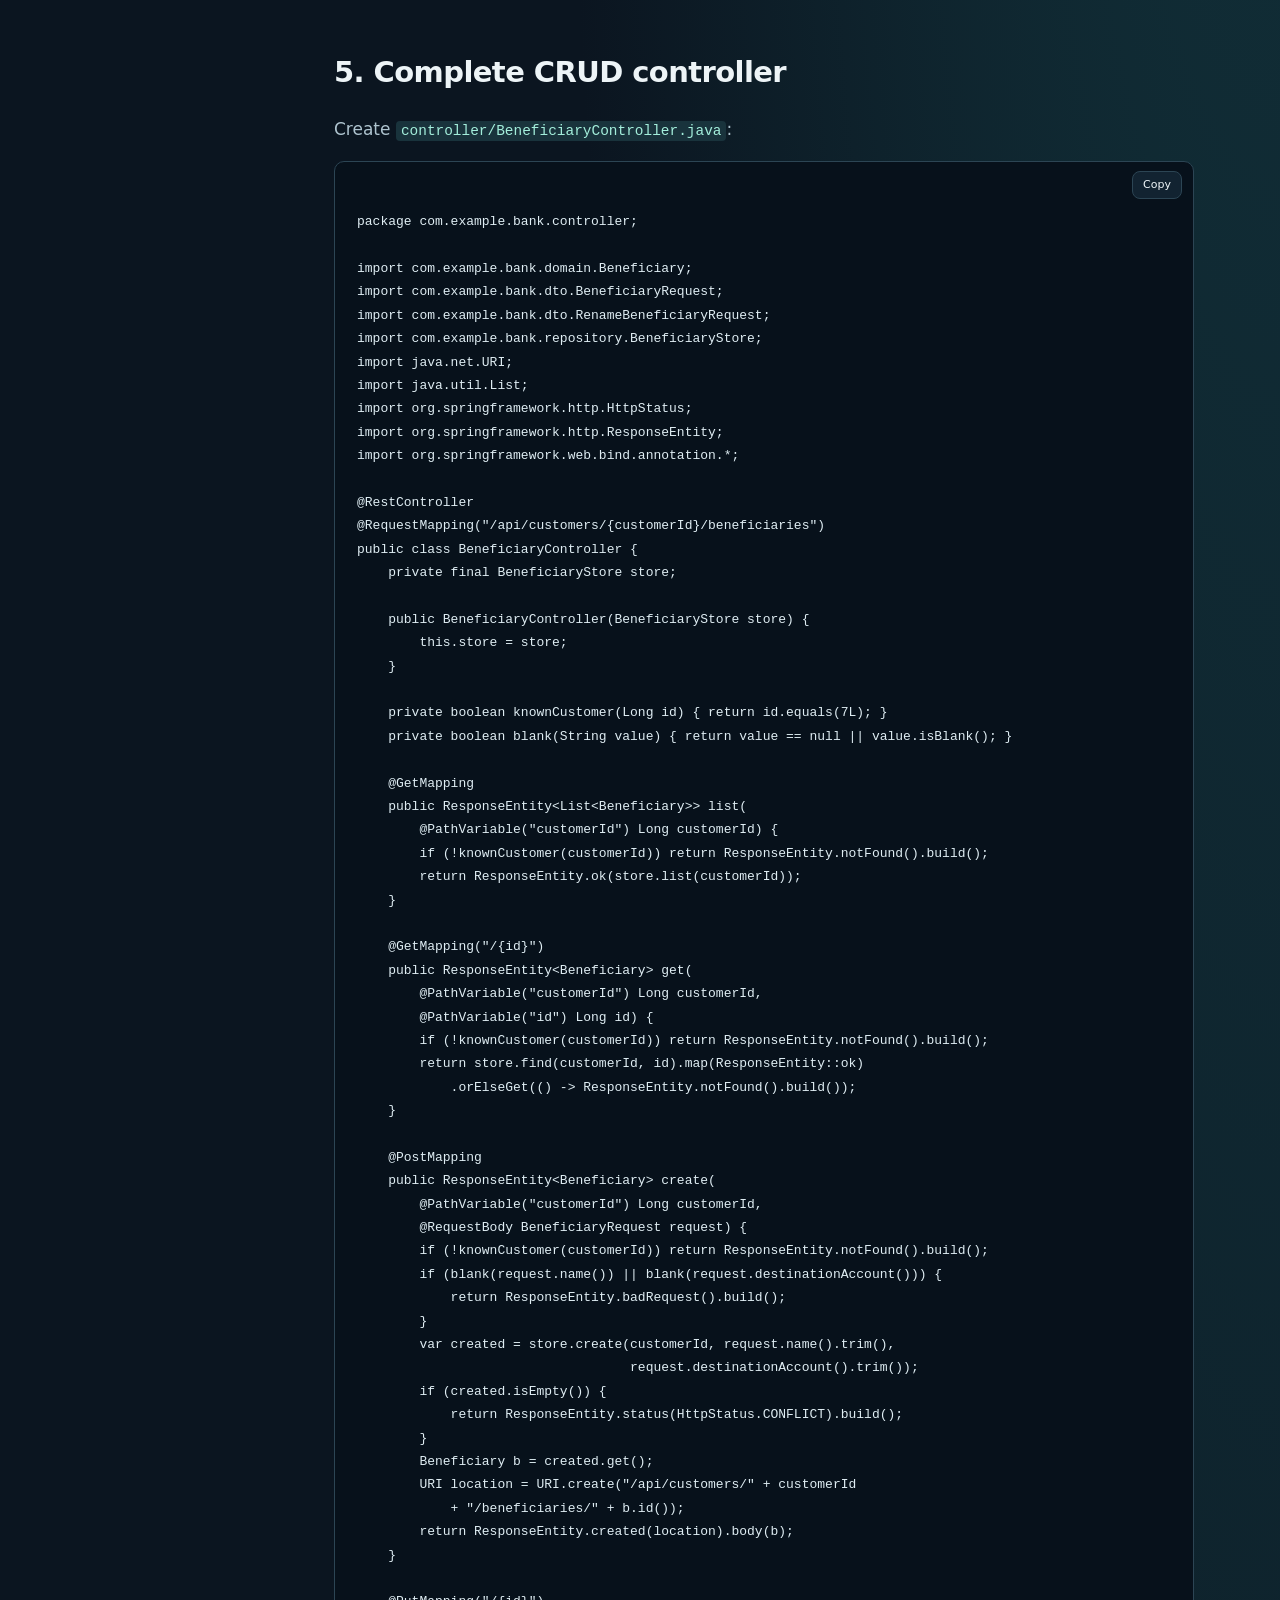
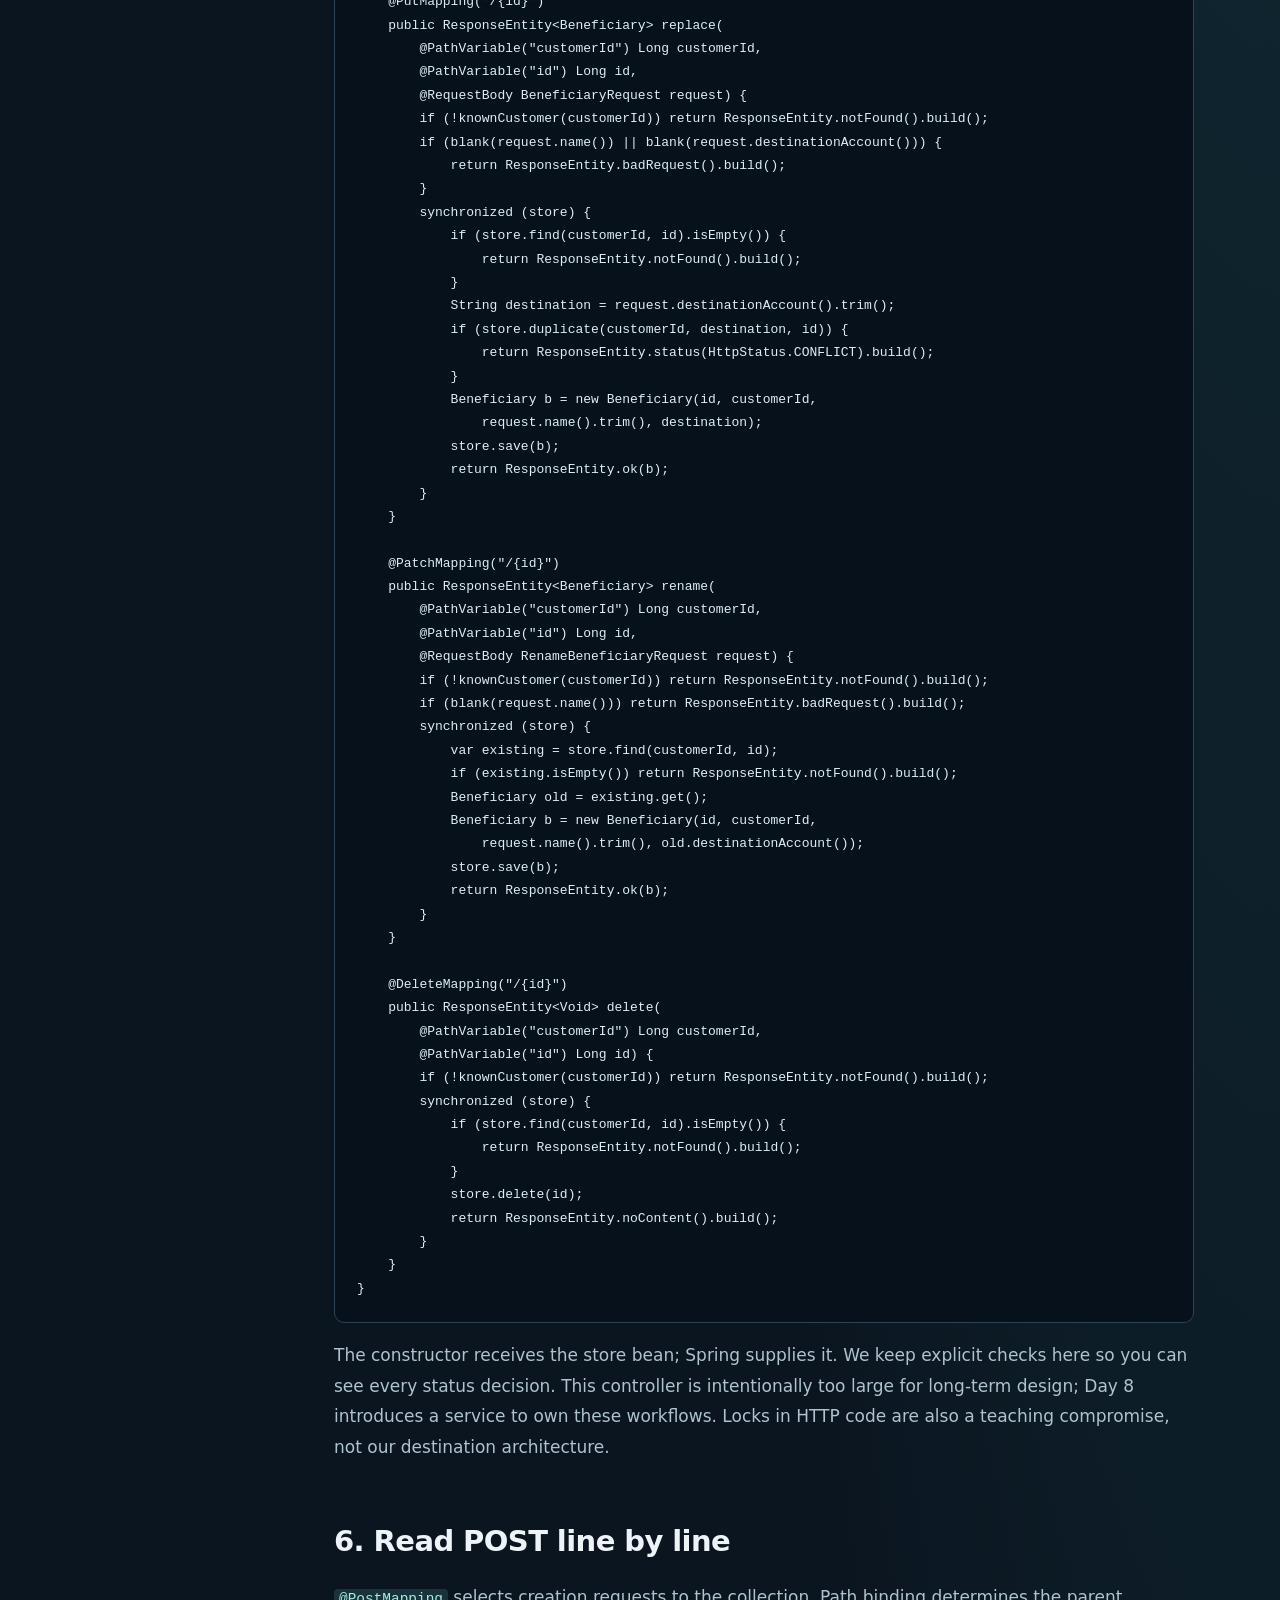
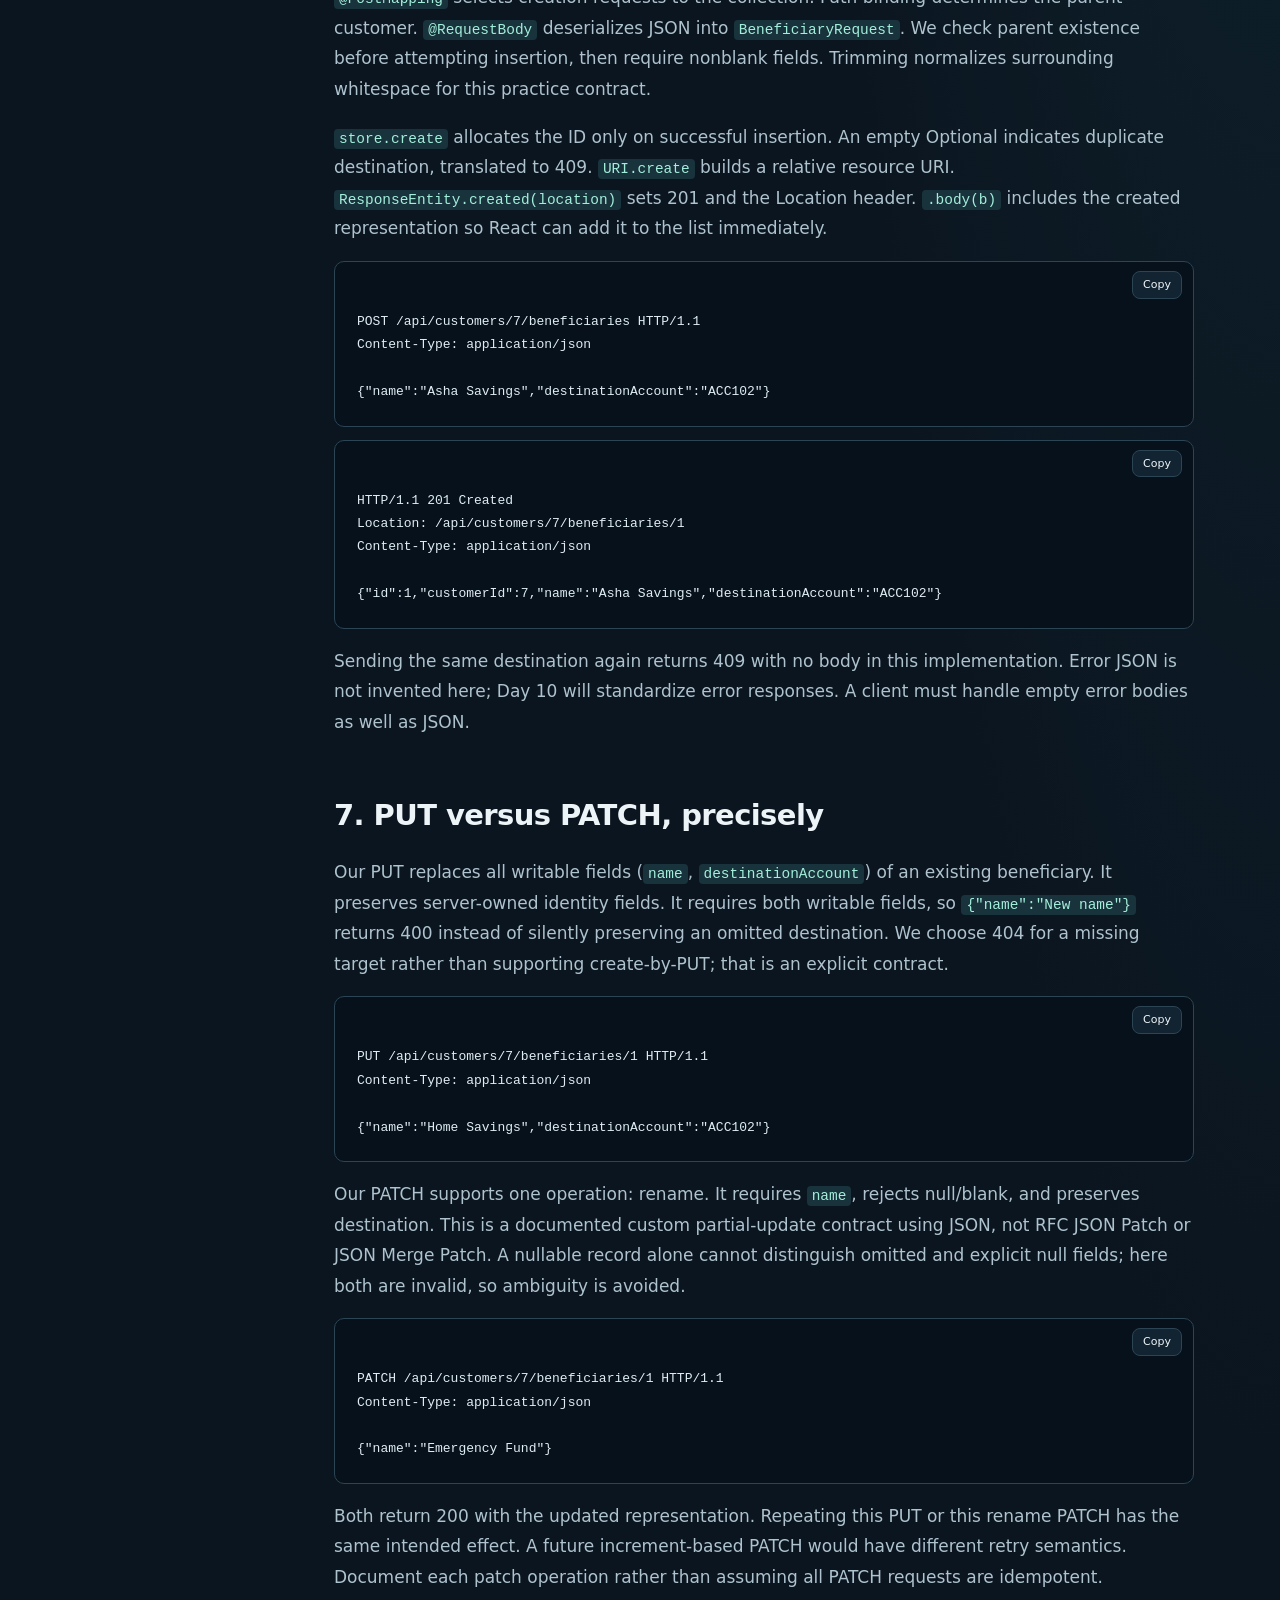
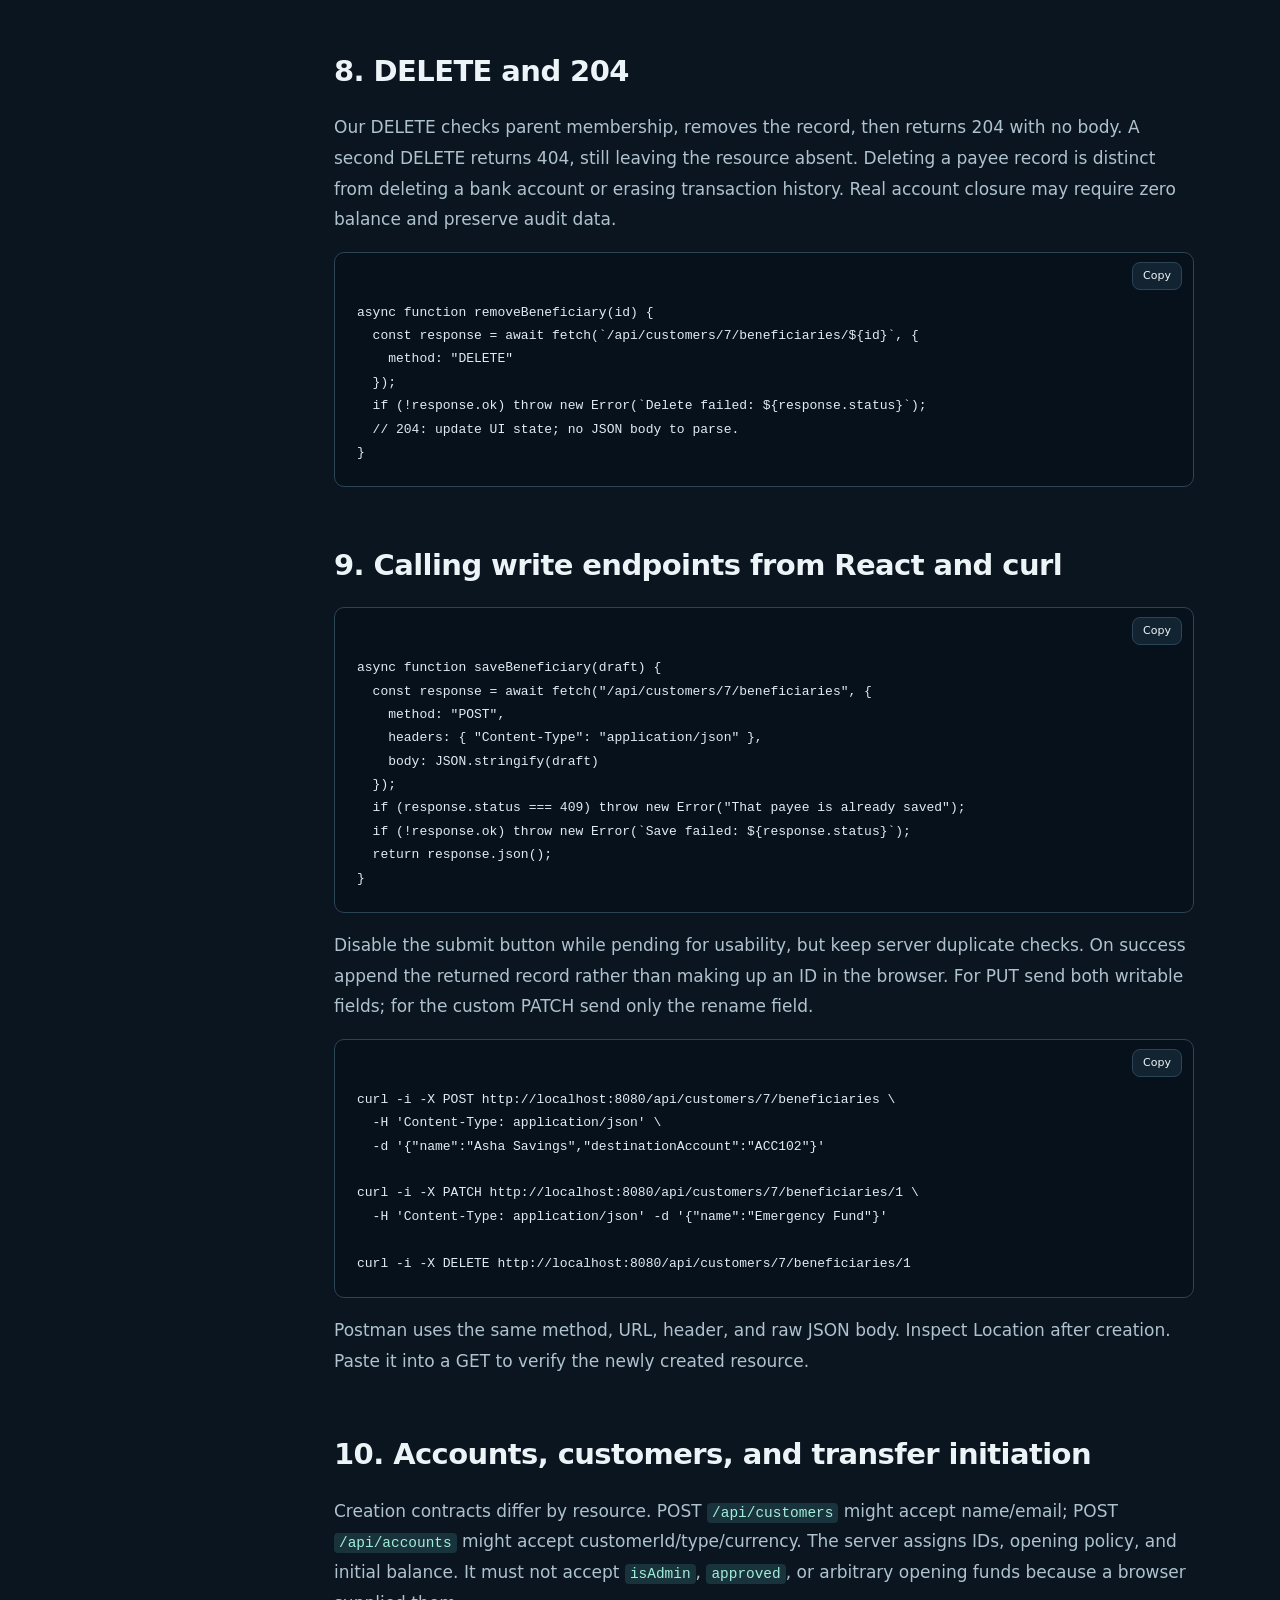
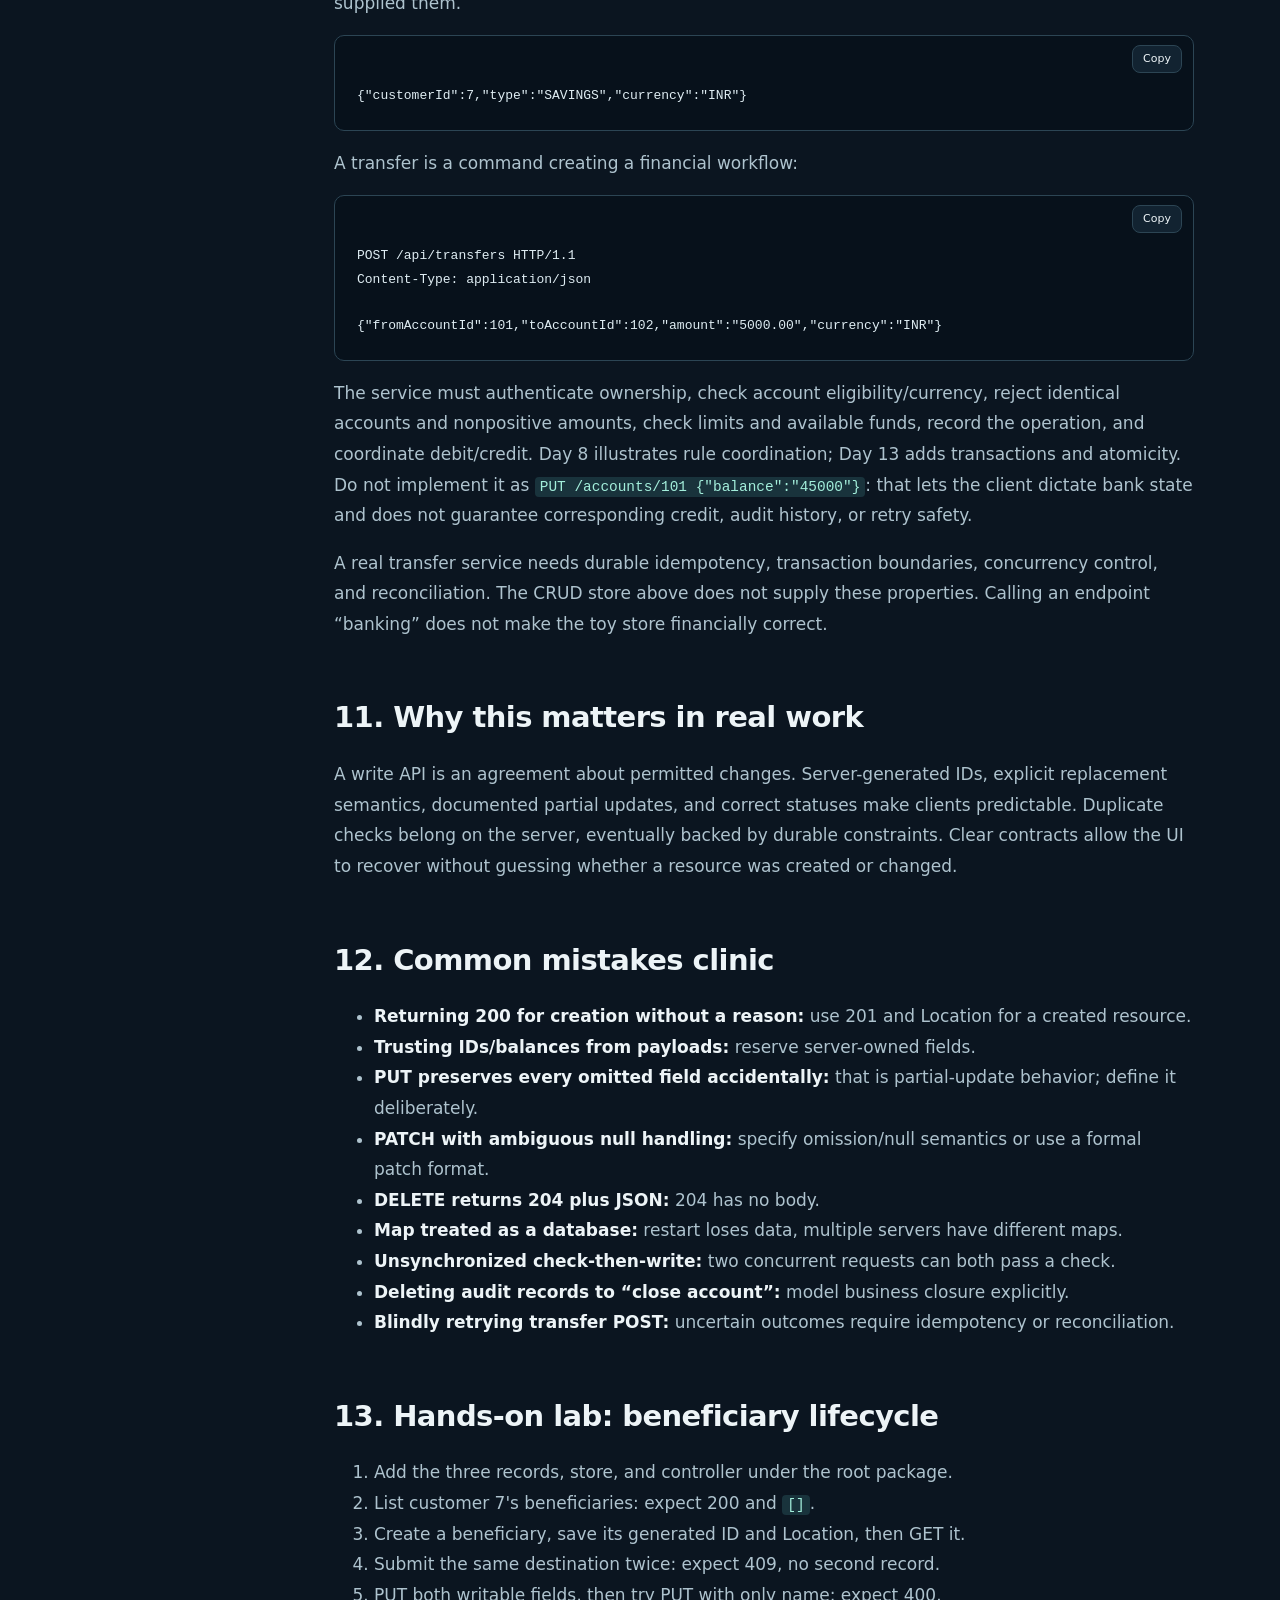
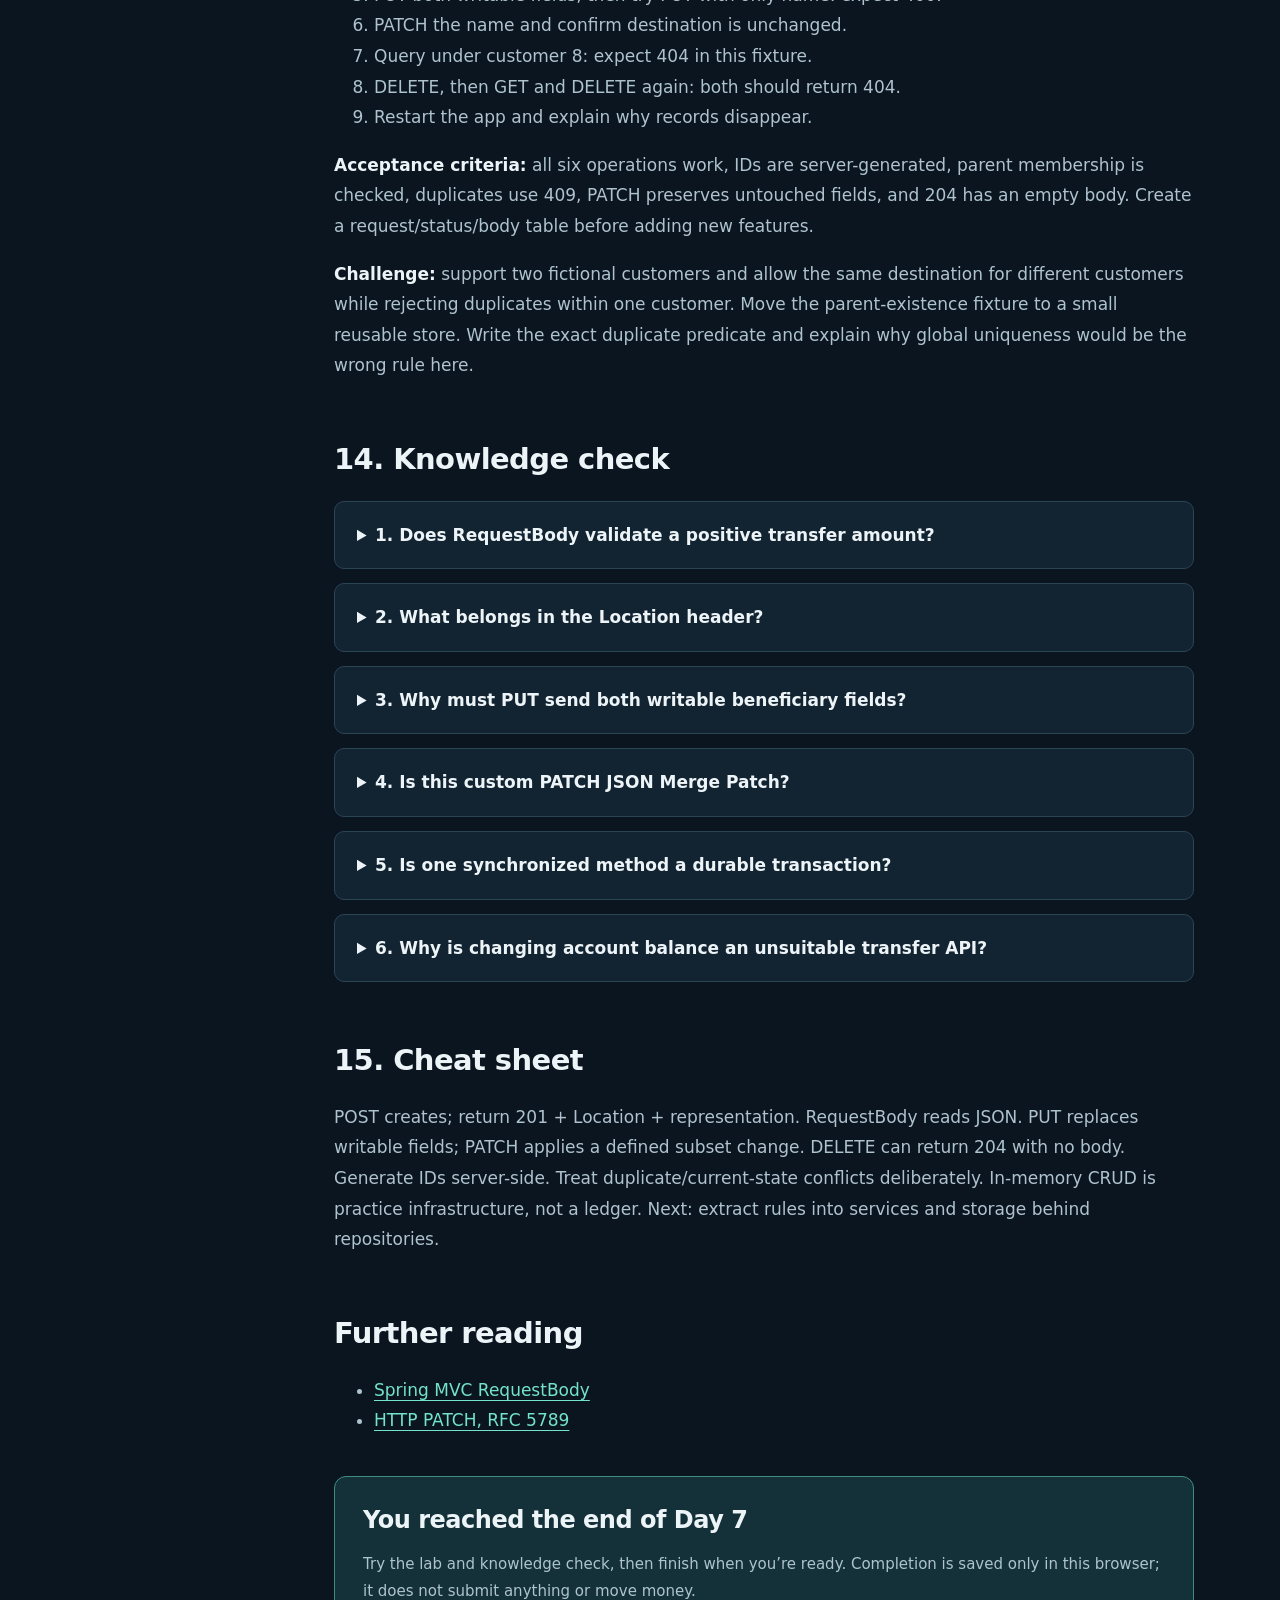
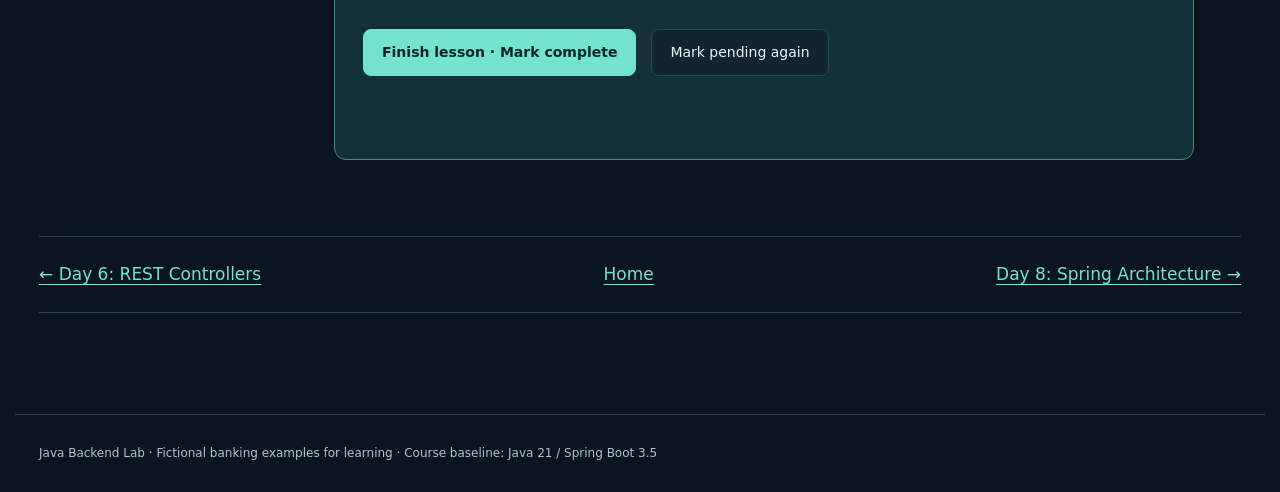
<file: day-7.html>
<!DOCTYPE html><html lang="en"><head><meta charset="utf-8"><meta name="viewport" content="width=device-width,initial-scale=1"><meta name="theme-color" content="#0b1520"><meta name="description" content="Detailed beginner-friendly banking lesson: Building CRUD APIs, with Java examples, exercises, quizzes and React connections."><title>Day 7 — Building CRUD APIs · Java Backend Lab</title><link rel="stylesheet" href="course.css"><script src="course.js" defer></script></head><body><a class="skip" href="#main">Skip to content</a><header><a class="brand" href="index.html"><b>JAVA</b> / BACKEND LAB</a><a href="index.html#curriculum">Course dashboard ↗</a></header><main id="main" class="wrap"><div class="hero"><div class="eyebrow">Day 07 / 30 · Banking project</div><h1>Building CRUD APIs</h1><span class="badge" data-status-day="7">Available · Pending</span><p class="lead">Build backend confidence one idea, one request, and one banking example at a time.</p><p>2,707 words including examples · Read, practice, then check your understanding</p></div><nav class="lesson-nav" aria-label="Lesson navigation"><a href="day-6.html">← Day 6: REST Controllers</a><a href="index.html">Home</a><a href="day-8.html">Day 8: Spring Architecture →</a></nav><details class="mobile-toc"><summary>Jump to a section</summary><a href="#your-destination-today">Your destination today</a><a href="#1-from-reading-data-to-accepting-commands">1. From reading data to accepting commands</a><a href="#2-select-a-safe-practice-resource-beneficiaries">2. Select a safe practice resource: beneficiaries</a><a href="#3-the-model-and-request-contract">3. The model and request contract</a><a href="#4-complete-in-memory-store">4. Complete in-memory store</a><a href="#5-complete-crud-controller">5. Complete CRUD controller</a><a href="#6-read-post-line-by-line">6. Read POST line by line</a><a href="#7-put-versus-patch-precisely">7. PUT versus PATCH, precisely</a><a href="#8-delete-and-204">8. DELETE and 204</a><a href="#9-calling-write-endpoints-from-react-and-curl">9. Calling write endpoints from React and curl</a><a href="#10-accounts-customers-and-transfer-initiation">10. Accounts, customers, and transfer initiation</a><a href="#11-why-this-matters-in-real-work">11. Why this matters in real work</a><a href="#12-common-mistakes-clinic">12. Common mistakes clinic</a><a href="#13-hands-on-lab-beneficiary-lifecycle">13. Hands-on lab: beneficiary lifecycle</a><a href="#14-knowledge-check">14. Knowledge check</a><a href="#15-cheat-sheet">15. Cheat sheet</a><a href="#further-reading">Further reading</a></details><div class="lesson-layout"><aside class="toc"><p class="eyebrow">In this lesson</p><nav aria-label="Table of contents"><a href="#your-destination-today">Your destination today</a><a href="#1-from-reading-data-to-accepting-commands">1. From reading data to accepting commands</a><a href="#2-select-a-safe-practice-resource-beneficiaries">2. Select a safe practice resource: beneficiaries</a><a href="#3-the-model-and-request-contract">3. The model and request contract</a><a href="#4-complete-in-memory-store">4. Complete in-memory store</a><a href="#5-complete-crud-controller">5. Complete CRUD controller</a><a href="#6-read-post-line-by-line">6. Read POST line by line</a><a href="#7-put-versus-patch-precisely">7. PUT versus PATCH, precisely</a><a href="#8-delete-and-204">8. DELETE and 204</a><a href="#9-calling-write-endpoints-from-react-and-curl">9. Calling write endpoints from React and curl</a><a href="#10-accounts-customers-and-transfer-initiation">10. Accounts, customers, and transfer initiation</a><a href="#11-why-this-matters-in-real-work">11. Why this matters in real work</a><a href="#12-common-mistakes-clinic">12. Common mistakes clinic</a><a href="#13-hands-on-lab-beneficiary-lifecycle">13. Hands-on lab: beneficiary lifecycle</a><a href="#14-knowledge-check">14. Knowledge check</a><a href="#15-cheat-sheet">15. Cheat sheet</a><a href="#further-reading">Further reading</a></nav></aside><article><h2 id="your-destination-today">Your destination today</h2>
<p>Implement a complete practice CRUD API, then explain how financial operations differ from ordinary profile changes. You will bind JSON with RequestBody, generate IDs, return 201 with Location, distinguish replacement from partial update, and handle deletion/conflicts. Allow 3–4 hours with the lab.</p>
<p><strong>Prerequisites:</strong> Days 4–6 HTTP, Spring startup, records, controllers, and ResponseEntity; Day 3 Map and Optional. Use the Java 21 / Boot 3.5 baseline. No database, authentication, or money movement is implemented by the CRUD example. Keep it on your learning machine with fictional data.</p>
<h2 id="1-from-reading-data-to-accepting-commands">1. From reading data to accepting commands</h2>
<p>GET answers a question. POST/PUT/PATCH/DELETE ask the server to change state. These endpoints must be more careful because an incorrect write can outlive the UI that sent it.</p>
<pre><code class="language-text">React form → JSON.stringify → POST + Content-Type
    → Spring reads body → Jackson creates request value
    → method checks input/current state → store changes
    → ResponseEntity → JSON result → React updates screen
</code></pre>
<p><code>@RequestBody</code> tells Spring to read the request body through a message converter. It does not mean “read URL parameters.” A malformed JSON body fails during parsing before your method runs. Valid JSON can still contain invalid values. Day 9 adds declarative validation; today's code performs small explicit checks so the exercise is usable now.</p>
<h2 id="2-select-a-safe-practice-resource-beneficiaries">2. Select a safe practice resource: beneficiaries</h2>
<p>A beneficiary is a customer's saved payee. Creating, renaming, and deleting a saved payee teaches CRUD without pretending arbitrary balance edits are legitimate banking operations. Our simplified fields are <code>name</code> and <code>destinationAccount</code>; later a real system verifies destination ownership/eligibility and controls approval workflows.</p>
<div class="table-scroll"><table>
<thead>
<tr>
<th>Operation</th>
<th>Route</th>
<th>Input</th>
<th>Success</th>
</tr>
</thead>
<tbody>
<tr>
<td>Create</td>
<td>POST <code>/api/customers/7/beneficiaries</code></td>
<td>name + destinationAccount</td>
<td>201 + Location</td>
</tr>
<tr>
<td>List</td>
<td>GET same collection</td>
<td>none</td>
<td>200 array</td>
</tr>
<tr>
<td>Read</td>
<td>GET <code>.../beneficiaries/1</code></td>
<td>ID</td>
<td>200 object</td>
</tr>
<tr>
<td>Replace</td>
<td>PUT <code>.../beneficiaries/1</code></td>
<td>all writable fields</td>
<td>200 object</td>
</tr>
<tr>
<td>Rename</td>
<td>PATCH <code>.../beneficiaries/1</code></td>
<td>name only</td>
<td>200 object</td>
</tr>
<tr>
<td>Remove</td>
<td>DELETE <code>.../beneficiaries/1</code></td>
<td>ID</td>
<td>204</td>
</tr>
</tbody>
</table></div>
<p>The parent customer must exist. This exercise supports only customer 7. The URL is not authentication; a real service must verify that the caller may manage that customer's beneficiaries.</p>
<h2 id="3-the-model-and-request-contract">3. The model and request contract</h2>
<p>Create <code>domain/Beneficiary.java</code>:</p>
<pre><code class="language-java">package com.example.bank.domain;

public record Beneficiary(
    Long id, Long customerId, String name, String destinationAccount) {}
</code></pre>
<p>Create <code>dto/BeneficiaryRequest.java</code>:</p>
<pre><code class="language-java">package com.example.bank.dto;

public record BeneficiaryRequest(String name, String destinationAccount) {}
</code></pre>
<p>Create <code>dto/RenameBeneficiaryRequest.java</code>:</p>
<pre><code class="language-java">package com.example.bank.dto;

public record RenameBeneficiaryRequest(String name) {}
</code></pre>
<p>The server owns <code>id</code> and <code>customerId</code>; they do not come from the create payload. Separating these fields already limits accidental over-posting. The rename request has one allowed change. We return the domain record directly in this introductory example because its fields are deliberately safe; Day 9 formalizes separate response DTOs.</p>
<h2 id="4-complete-in-memory-store">4. Complete in-memory store</h2>
<p>Create <code>repository/BeneficiaryStore.java</code>. This is a practice store bean, not Spring Data JPA. It loses all records when the process restarts and is not shared across multiple application instances.</p>
<pre><code class="language-java">package com.example.bank.repository;

import com.example.bank.domain.Beneficiary;
import java.util.HashMap;
import java.util.List;
import java.util.Map;
import java.util.Optional;
import org.springframework.stereotype.Repository;

@Repository
public class BeneficiaryStore {
    private final Map&lt;Long, Beneficiary&gt; data = new HashMap&lt;&gt;();
    private long nextId = 1;

    public synchronized List&lt;Beneficiary&gt; list(Long customerId) {
        return data.values().stream()
            .filter(b -&gt; b.customerId().equals(customerId))
            .sorted(java.util.Comparator.comparing(Beneficiary::id))
            .toList();
    }

    public synchronized Optional&lt;Beneficiary&gt; find(Long customerId, Long id) {
        return Optional.ofNullable(data.get(id))
            .filter(b -&gt; b.customerId().equals(customerId));
    }

    public synchronized Optional&lt;Beneficiary&gt; create(
        Long customerId, String name, String destinationAccount) {
        if (duplicate(customerId, destinationAccount, null)) return Optional.empty();
        Long id = nextId++;
        Beneficiary b = new Beneficiary(id, customerId, name, destinationAccount);
        data.put(id, b);
        return Optional.of(b);
    }

    public synchronized boolean duplicate(
        Long customerId, String destinationAccount, Long excludingId) {
        return data.values().stream().anyMatch(b -&gt;
            b.customerId().equals(customerId)
            &amp;&amp; b.destinationAccount().equals(destinationAccount)
            &amp;&amp; !b.id().equals(excludingId));
    }

    public synchronized void save(Beneficiary beneficiary) {
        data.put(beneficiary.id(), beneficiary);
    }

    public synchronized void delete(Long id) {
        data.remove(id);
    }
}
</code></pre>
<p><code>@Repository</code> makes this a discoverable data-access collaborator. <code>nextId++</code> allocates a server ID and advances the counter. <code>synchronized</code> protects each method's access to the HashMap/counter within one JVM. It does not create a database transaction or guarantee multi-method business atomicity. <code>find</code> filters on customer as well as ID, avoiding retrieval under the wrong parent. Optional expresses absence without a null result leaking to callers.</p>
<p><code>duplicate</code> excludes the current ID during update, so saving an unchanged destination is allowed. <code>create</code> checks duplicates and inserts under one lock. The controller below also holds the same store lock for its read/check/write update sequence. This deliberately simple synchronization keeps the lab deterministic; Day 8 moves orchestration to a service, and later database constraints/transactions provide durable guarantees.</p>
<h2 id="5-complete-crud-controller">5. Complete CRUD controller</h2>
<p>Create <code>controller/BeneficiaryController.java</code>:</p>
<pre><code class="language-java">package com.example.bank.controller;

import com.example.bank.domain.Beneficiary;
import com.example.bank.dto.BeneficiaryRequest;
import com.example.bank.dto.RenameBeneficiaryRequest;
import com.example.bank.repository.BeneficiaryStore;
import java.net.URI;
import java.util.List;
import org.springframework.http.HttpStatus;
import org.springframework.http.ResponseEntity;
import org.springframework.web.bind.annotation.*;

@RestController
@RequestMapping(&quot;/api/customers/{customerId}/beneficiaries&quot;)
public class BeneficiaryController {
    private final BeneficiaryStore store;

    public BeneficiaryController(BeneficiaryStore store) {
        this.store = store;
    }

    private boolean knownCustomer(Long id) { return id.equals(7L); }
    private boolean blank(String value) { return value == null || value.isBlank(); }

    @GetMapping
    public ResponseEntity&lt;List&lt;Beneficiary&gt;&gt; list(
        @PathVariable(&quot;customerId&quot;) Long customerId) {
        if (!knownCustomer(customerId)) return ResponseEntity.notFound().build();
        return ResponseEntity.ok(store.list(customerId));
    }

    @GetMapping(&quot;/{id}&quot;)
    public ResponseEntity&lt;Beneficiary&gt; get(
        @PathVariable(&quot;customerId&quot;) Long customerId,
        @PathVariable(&quot;id&quot;) Long id) {
        if (!knownCustomer(customerId)) return ResponseEntity.notFound().build();
        return store.find(customerId, id).map(ResponseEntity::ok)
            .orElseGet(() -&gt; ResponseEntity.notFound().build());
    }

    @PostMapping
    public ResponseEntity&lt;Beneficiary&gt; create(
        @PathVariable(&quot;customerId&quot;) Long customerId,
        @RequestBody BeneficiaryRequest request) {
        if (!knownCustomer(customerId)) return ResponseEntity.notFound().build();
        if (blank(request.name()) || blank(request.destinationAccount())) {
            return ResponseEntity.badRequest().build();
        }
        var created = store.create(customerId, request.name().trim(),
                                   request.destinationAccount().trim());
        if (created.isEmpty()) {
            return ResponseEntity.status(HttpStatus.CONFLICT).build();
        }
        Beneficiary b = created.get();
        URI location = URI.create(&quot;/api/customers/&quot; + customerId
            + &quot;/beneficiaries/&quot; + b.id());
        return ResponseEntity.created(location).body(b);
    }

    @PutMapping(&quot;/{id}&quot;)
    public ResponseEntity&lt;Beneficiary&gt; replace(
        @PathVariable(&quot;customerId&quot;) Long customerId,
        @PathVariable(&quot;id&quot;) Long id,
        @RequestBody BeneficiaryRequest request) {
        if (!knownCustomer(customerId)) return ResponseEntity.notFound().build();
        if (blank(request.name()) || blank(request.destinationAccount())) {
            return ResponseEntity.badRequest().build();
        }
        synchronized (store) {
            if (store.find(customerId, id).isEmpty()) {
                return ResponseEntity.notFound().build();
            }
            String destination = request.destinationAccount().trim();
            if (store.duplicate(customerId, destination, id)) {
                return ResponseEntity.status(HttpStatus.CONFLICT).build();
            }
            Beneficiary b = new Beneficiary(id, customerId,
                request.name().trim(), destination);
            store.save(b);
            return ResponseEntity.ok(b);
        }
    }

    @PatchMapping(&quot;/{id}&quot;)
    public ResponseEntity&lt;Beneficiary&gt; rename(
        @PathVariable(&quot;customerId&quot;) Long customerId,
        @PathVariable(&quot;id&quot;) Long id,
        @RequestBody RenameBeneficiaryRequest request) {
        if (!knownCustomer(customerId)) return ResponseEntity.notFound().build();
        if (blank(request.name())) return ResponseEntity.badRequest().build();
        synchronized (store) {
            var existing = store.find(customerId, id);
            if (existing.isEmpty()) return ResponseEntity.notFound().build();
            Beneficiary old = existing.get();
            Beneficiary b = new Beneficiary(id, customerId,
                request.name().trim(), old.destinationAccount());
            store.save(b);
            return ResponseEntity.ok(b);
        }
    }

    @DeleteMapping(&quot;/{id}&quot;)
    public ResponseEntity&lt;Void&gt; delete(
        @PathVariable(&quot;customerId&quot;) Long customerId,
        @PathVariable(&quot;id&quot;) Long id) {
        if (!knownCustomer(customerId)) return ResponseEntity.notFound().build();
        synchronized (store) {
            if (store.find(customerId, id).isEmpty()) {
                return ResponseEntity.notFound().build();
            }
            store.delete(id);
            return ResponseEntity.noContent().build();
        }
    }
}
</code></pre>
<p>The constructor receives the store bean; Spring supplies it. We keep explicit checks here so you can see every status decision. This controller is intentionally too large for long-term design; Day 8 introduces a service to own these workflows. Locks in HTTP code are also a teaching compromise, not our destination architecture.</p>
<h2 id="6-read-post-line-by-line">6. Read POST line by line</h2>
<p><code>@PostMapping</code> selects creation requests to the collection. Path binding determines the parent customer. <code>@RequestBody</code> deserializes JSON into <code>BeneficiaryRequest</code>. We check parent existence before attempting insertion, then require nonblank fields. Trimming normalizes surrounding whitespace for this practice contract.</p>
<p><code>store.create</code> allocates the ID only on successful insertion. An empty Optional indicates duplicate destination, translated to 409. <code>URI.create</code> builds a relative resource URI. <code>ResponseEntity.created(location)</code> sets 201 and the Location header. <code>.body(b)</code> includes the created representation so React can add it to the list immediately.</p>
<pre><code class="language-http">POST /api/customers/7/beneficiaries HTTP/1.1
Content-Type: application/json

{&quot;name&quot;:&quot;Asha Savings&quot;,&quot;destinationAccount&quot;:&quot;ACC102&quot;}
</code></pre>
<pre><code class="language-http">HTTP/1.1 201 Created
Location: /api/customers/7/beneficiaries/1
Content-Type: application/json

{&quot;id&quot;:1,&quot;customerId&quot;:7,&quot;name&quot;:&quot;Asha Savings&quot;,&quot;destinationAccount&quot;:&quot;ACC102&quot;}
</code></pre>
<p>Sending the same destination again returns 409 with no body in this implementation. Error JSON is not invented here; Day 10 will standardize error responses. A client must handle empty error bodies as well as JSON.</p>
<h2 id="7-put-versus-patch-precisely">7. PUT versus PATCH, precisely</h2>
<p>Our PUT replaces all writable fields (<code>name</code>, <code>destinationAccount</code>) of an existing beneficiary. It preserves server-owned identity fields. It requires both writable fields, so <code>{"name":"New name"}</code> returns 400 instead of silently preserving an omitted destination. We choose 404 for a missing target rather than supporting create-by-PUT; that is an explicit contract.</p>
<pre><code class="language-http">PUT /api/customers/7/beneficiaries/1 HTTP/1.1
Content-Type: application/json

{&quot;name&quot;:&quot;Home Savings&quot;,&quot;destinationAccount&quot;:&quot;ACC102&quot;}
</code></pre>
<p>Our PATCH supports one operation: rename. It requires <code>name</code>, rejects null/blank, and preserves destination. This is a documented custom partial-update contract using JSON, not RFC JSON Patch or JSON Merge Patch. A nullable record alone cannot distinguish omitted and explicit null fields; here both are invalid, so ambiguity is avoided.</p>
<pre><code class="language-http">PATCH /api/customers/7/beneficiaries/1 HTTP/1.1
Content-Type: application/json

{&quot;name&quot;:&quot;Emergency Fund&quot;}
</code></pre>
<p>Both return 200 with the updated representation. Repeating this PUT or this rename PATCH has the same intended effect. A future increment-based PATCH would have different retry semantics. Document each patch operation rather than assuming all PATCH requests are idempotent.</p>
<h2 id="8-delete-and-204">8. DELETE and 204</h2>
<p>Our DELETE checks parent membership, removes the record, then returns 204 with no body. A second DELETE returns 404, still leaving the resource absent. Deleting a payee record is distinct from deleting a bank account or erasing transaction history. Real account closure may require zero balance and preserve audit data.</p>
<pre><code class="language-javascript">async function removeBeneficiary(id) {
  const response = await fetch(`/api/customers/7/beneficiaries/${id}`, {
    method: &quot;DELETE&quot;
  });
  if (!response.ok) throw new Error(`Delete failed: ${response.status}`);
  // 204: update UI state; no JSON body to parse.
}
</code></pre>
<h2 id="9-calling-write-endpoints-from-react-and-curl">9. Calling write endpoints from React and curl</h2>
<pre><code class="language-javascript">async function saveBeneficiary(draft) {
  const response = await fetch(&quot;/api/customers/7/beneficiaries&quot;, {
    method: &quot;POST&quot;,
    headers: { &quot;Content-Type&quot;: &quot;application/json&quot; },
    body: JSON.stringify(draft)
  });
  if (response.status === 409) throw new Error(&quot;That payee is already saved&quot;);
  if (!response.ok) throw new Error(`Save failed: ${response.status}`);
  return response.json();
}
</code></pre>
<p>Disable the submit button while pending for usability, but keep server duplicate checks. On success append the returned record rather than making up an ID in the browser. For PUT send both writable fields; for the custom PATCH send only the rename field.</p>
<pre><code class="language-shell">curl -i -X POST http://localhost:8080/api/customers/7/beneficiaries \
  -H 'Content-Type: application/json' \
  -d '{&quot;name&quot;:&quot;Asha Savings&quot;,&quot;destinationAccount&quot;:&quot;ACC102&quot;}'

curl -i -X PATCH http://localhost:8080/api/customers/7/beneficiaries/1 \
  -H 'Content-Type: application/json' -d '{&quot;name&quot;:&quot;Emergency Fund&quot;}'

curl -i -X DELETE http://localhost:8080/api/customers/7/beneficiaries/1
</code></pre>
<p>Postman uses the same method, URL, header, and raw JSON body. Inspect Location after creation. Paste it into a GET to verify the newly created resource.</p>
<h2 id="10-accounts-customers-and-transfer-initiation">10. Accounts, customers, and transfer initiation</h2>
<p>Creation contracts differ by resource. POST <code>/api/customers</code> might accept name/email; POST <code>/api/accounts</code> might accept customerId/type/currency. The server assigns IDs, opening policy, and initial balance. It must not accept <code>isAdmin</code>, <code>approved</code>, or arbitrary opening funds because a browser supplied them.</p>
<pre><code class="language-json">{&quot;customerId&quot;:7,&quot;type&quot;:&quot;SAVINGS&quot;,&quot;currency&quot;:&quot;INR&quot;}
</code></pre>
<p>A transfer is a command creating a financial workflow:</p>
<pre><code class="language-http">POST /api/transfers HTTP/1.1
Content-Type: application/json

{&quot;fromAccountId&quot;:101,&quot;toAccountId&quot;:102,&quot;amount&quot;:&quot;5000.00&quot;,&quot;currency&quot;:&quot;INR&quot;}
</code></pre>
<p>The service must authenticate ownership, check account eligibility/currency, reject identical accounts and nonpositive amounts, check limits and available funds, record the operation, and coordinate debit/credit. Day 8 illustrates rule coordination; Day 13 adds transactions and atomicity. Do not implement it as <code>PUT /accounts/101 {"balance":"45000"}</code>: that lets the client dictate bank state and does not guarantee corresponding credit, audit history, or retry safety.</p>
<p>A real transfer service needs durable idempotency, transaction boundaries, concurrency control, and reconciliation. The CRUD store above does not supply these properties. Calling an endpoint “banking” does not make the toy store financially correct.</p>
<h2 id="11-why-this-matters-in-real-work">11. Why this matters in real work</h2>
<p>A write API is an agreement about permitted changes. Server-generated IDs, explicit replacement semantics, documented partial updates, and correct statuses make clients predictable. Duplicate checks belong on the server, eventually backed by durable constraints. Clear contracts allow the UI to recover without guessing whether a resource was created or changed.</p>
<h2 id="12-common-mistakes-clinic">12. Common mistakes clinic</h2>
<ul>
<li><strong>Returning 200 for creation without a reason:</strong> use 201 and Location for a created resource.</li>
<li><strong>Trusting IDs/balances from payloads:</strong> reserve server-owned fields.</li>
<li><strong>PUT preserves every omitted field accidentally:</strong> that is partial-update behavior; define it deliberately.</li>
<li><strong>PATCH with ambiguous null handling:</strong> specify omission/null semantics or use a formal patch format.</li>
<li><strong>DELETE returns 204 plus JSON:</strong> 204 has no body.</li>
<li><strong>Map treated as a database:</strong> restart loses data, multiple servers have different maps.</li>
<li><strong>Unsynchronized check-then-write:</strong> two concurrent requests can both pass a check.</li>
<li><strong>Deleting audit records to “close account”:</strong> model business closure explicitly.</li>
<li><strong>Blindly retrying transfer POST:</strong> uncertain outcomes require idempotency or reconciliation.</li>
</ul>
<h2 id="13-hands-on-lab-beneficiary-lifecycle">13. Hands-on lab: beneficiary lifecycle</h2>
<ol>
<li>Add the three records, store, and controller under the root package.</li>
<li>List customer 7's beneficiaries: expect 200 and <code>[]</code>.</li>
<li>Create a beneficiary, save its generated ID and Location, then GET it.</li>
<li>Submit the same destination twice: expect 409, no second record.</li>
<li>PUT both writable fields, then try PUT with only name: expect 400.</li>
<li>PATCH the name and confirm destination is unchanged.</li>
<li>Query under customer 8: expect 404 in this fixture.</li>
<li>DELETE, then GET and DELETE again: both should return 404.</li>
<li>Restart the app and explain why records disappear.</li>
</ol>
<p><strong>Acceptance criteria:</strong> all six operations work, IDs are server-generated, parent membership is checked, duplicates use 409, PATCH preserves untouched fields, and 204 has an empty body. Create a request/status/body table before adding new features.</p>
<p><strong>Challenge:</strong> support two fictional customers and allow the same destination for different customers while rejecting duplicates within one customer. Move the parent-existence fixture to a small reusable store. Write the exact duplicate predicate and explain why global uniqueness would be the wrong rule here.</p>
<h2 id="14-knowledge-check">14. Knowledge check</h2>
<details><summary>1. Does RequestBody validate a positive transfer amount?</summary><p>No. It binds/deserializes JSON. Semantic constraints require explicit checks or validation annotations and Valid.</p></details>
<details><summary>2. What belongs in the Location header?</summary><p>The URI of the newly created resource, so the client can retrieve it.</p></details>
<details><summary>3. Why must PUT send both writable beneficiary fields?</summary><p>Our contract defines replacement, not preservation of omitted writable fields.</p></details>
<details><summary>4. Is this custom PATCH JSON Merge Patch?</summary><p>No. It is a documented rename operation. Formal patch formats have their own media types and rules.</p></details>
<details><summary>5. Is one synchronized method a durable transaction?</summary><p>No. It only coordinates threads using that lock in one process. It does not survive crashes or coordinate multiple instances.</p></details>
<details><summary>6. Why is changing account balance an unsuitable transfer API?</summary><p>It bypasses bank-owned rules, corresponding debit/credit, audit, authorization, atomicity, and retry handling.</p></details>

<h2 id="15-cheat-sheet">15. Cheat sheet</h2>
<p>POST creates; return 201 + Location + representation. RequestBody reads JSON. PUT replaces writable fields; PATCH applies a defined subset change. DELETE can return 204 with no body. Generate IDs server-side. Treat duplicate/current-state conflicts deliberately. In-memory CRUD is practice infrastructure, not a ledger. Next: extract rules into services and storage behind repositories.</p>
<h2 id="further-reading">Further reading</h2>
<ul>
<li><a href="https://docs.spring.io/spring-framework/reference/web/webmvc/mvc-controller/ann-methods/requestbody.html">Spring MVC RequestBody</a></li>
<li><a href="https://www.rfc-editor.org/rfc/rfc5789.html">HTTP PATCH, RFC 5789</a></li>
</ul><section class="finish" aria-labelledby="finish-heading"><h2 id="finish-heading">You reached the end of Day 7</h2><p>Try the lab and knowledge check, then finish when you’re ready. Completion is saved only in this browser; it does not submit anything or move money.</p><div class="actions"><button type="button" class="primary" data-finish-day="7">Finish lesson · Mark complete</button><button type="button" data-reset-day="7">Mark pending again</button></div><p id="completion-message" class="completion-message" role="status"></p><noscript>Enable JavaScript to save completion. All lesson content remains readable.</noscript></section></article></div><nav class="lesson-nav" aria-label="Lesson navigation"><a href="day-6.html">← Day 6: REST Controllers</a><a href="index.html">Home</a><a href="day-8.html">Day 8: Spring Architecture →</a></nav></main><footer>Java Backend Lab · Fictional banking examples for learning · Course baseline: Java 21 / Spring Boot 3.5</footer></body></html>
</file>
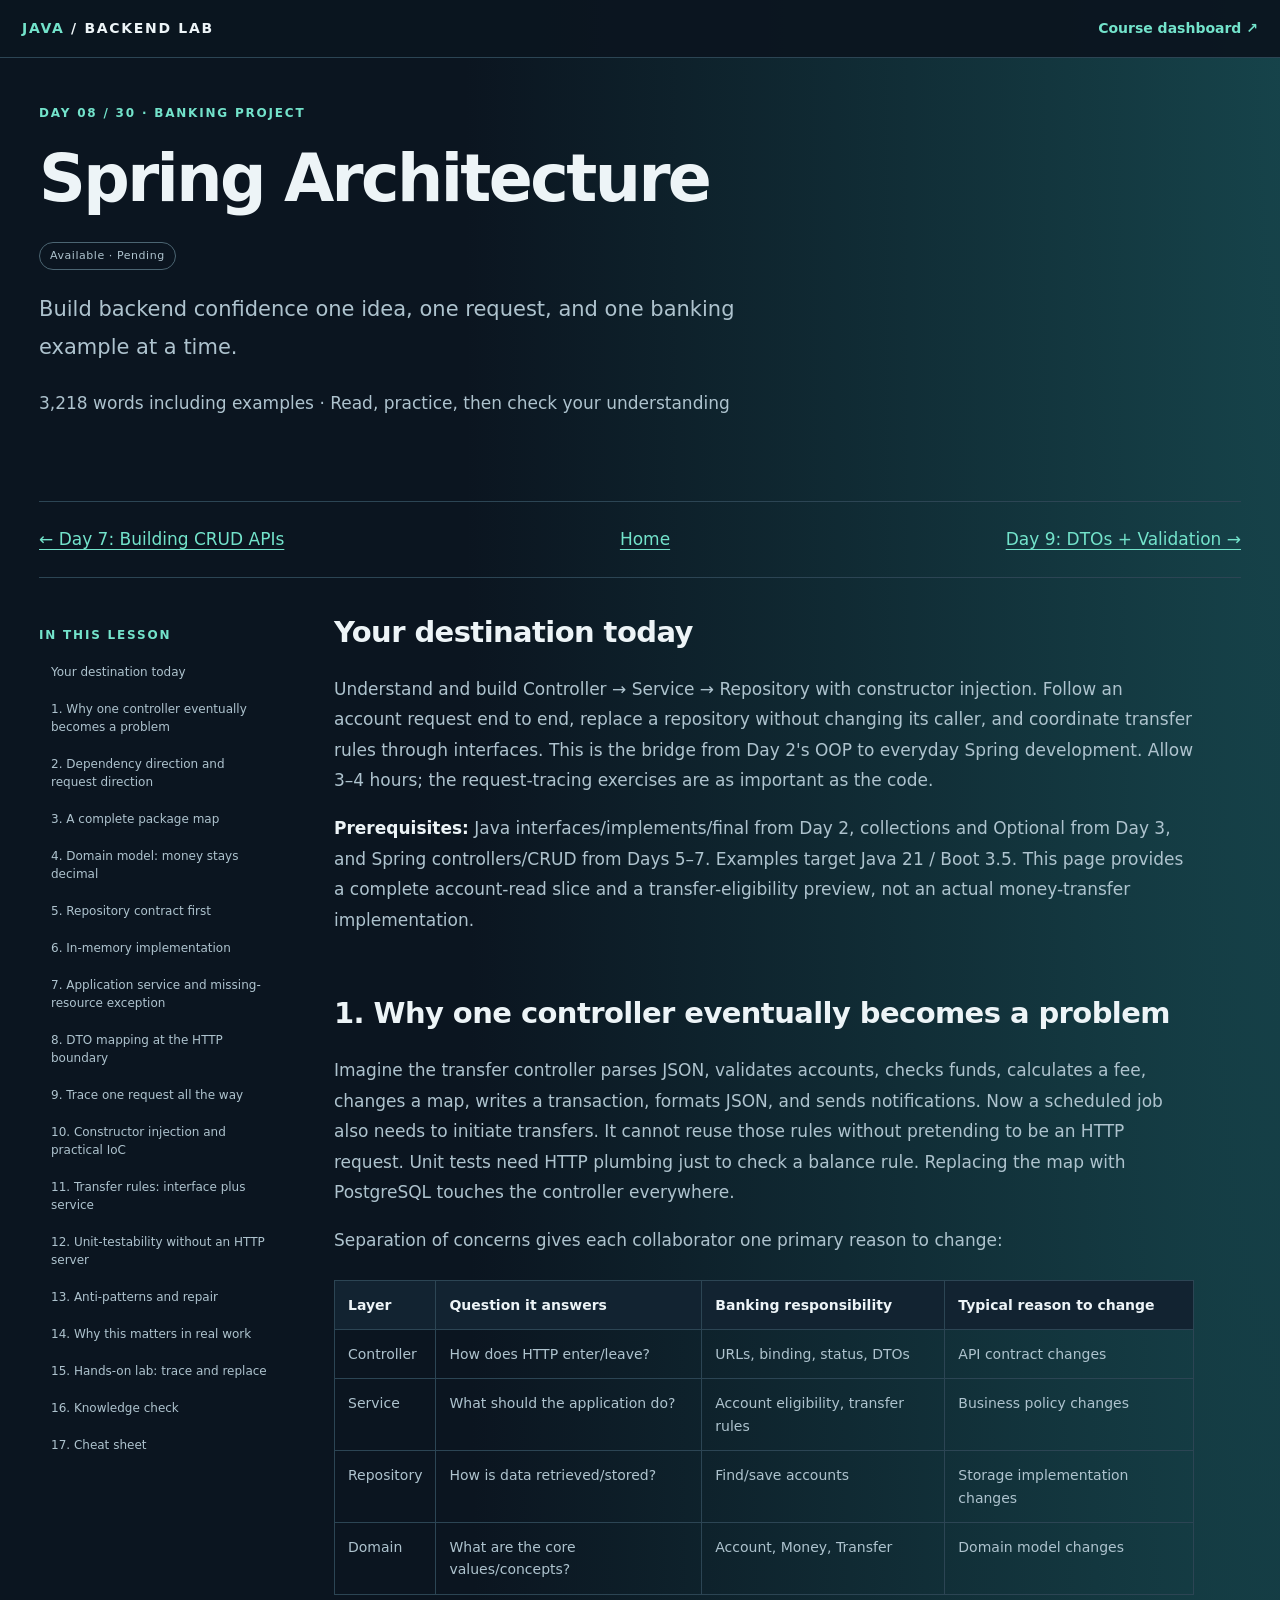
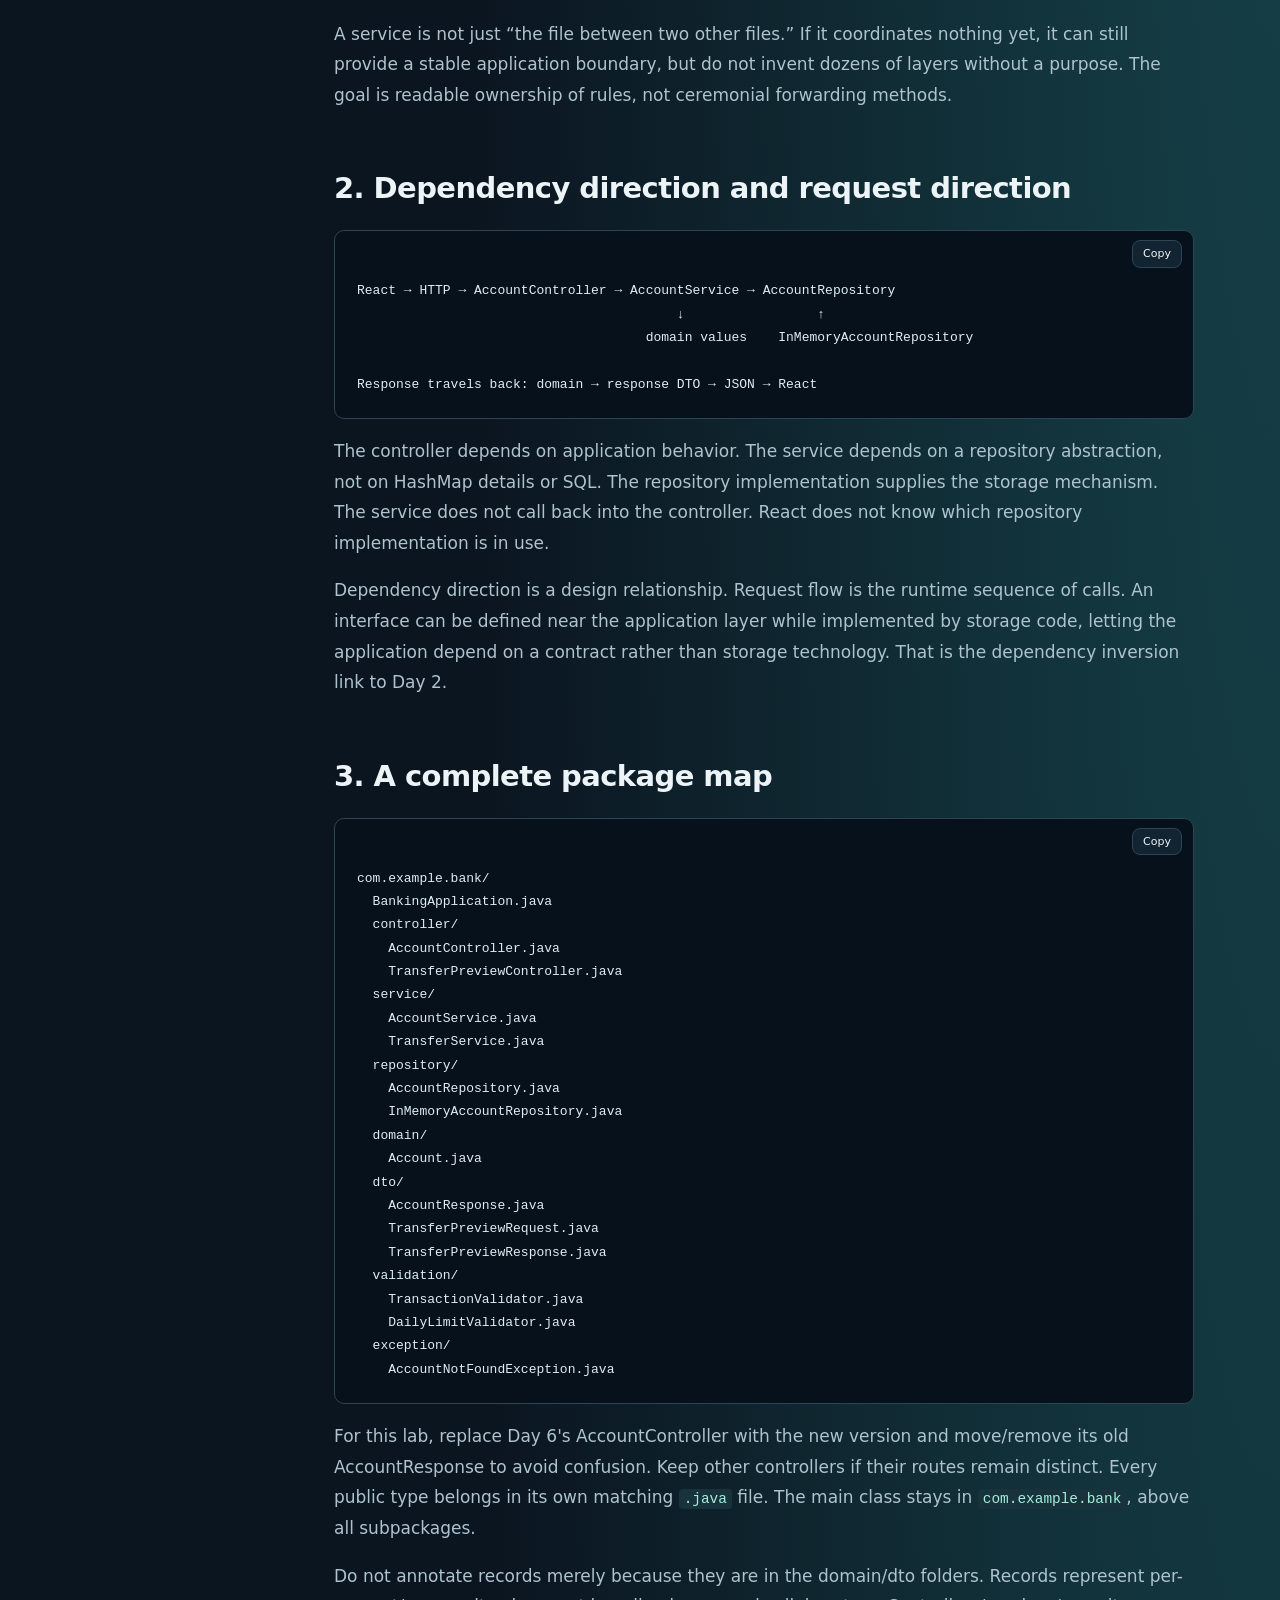
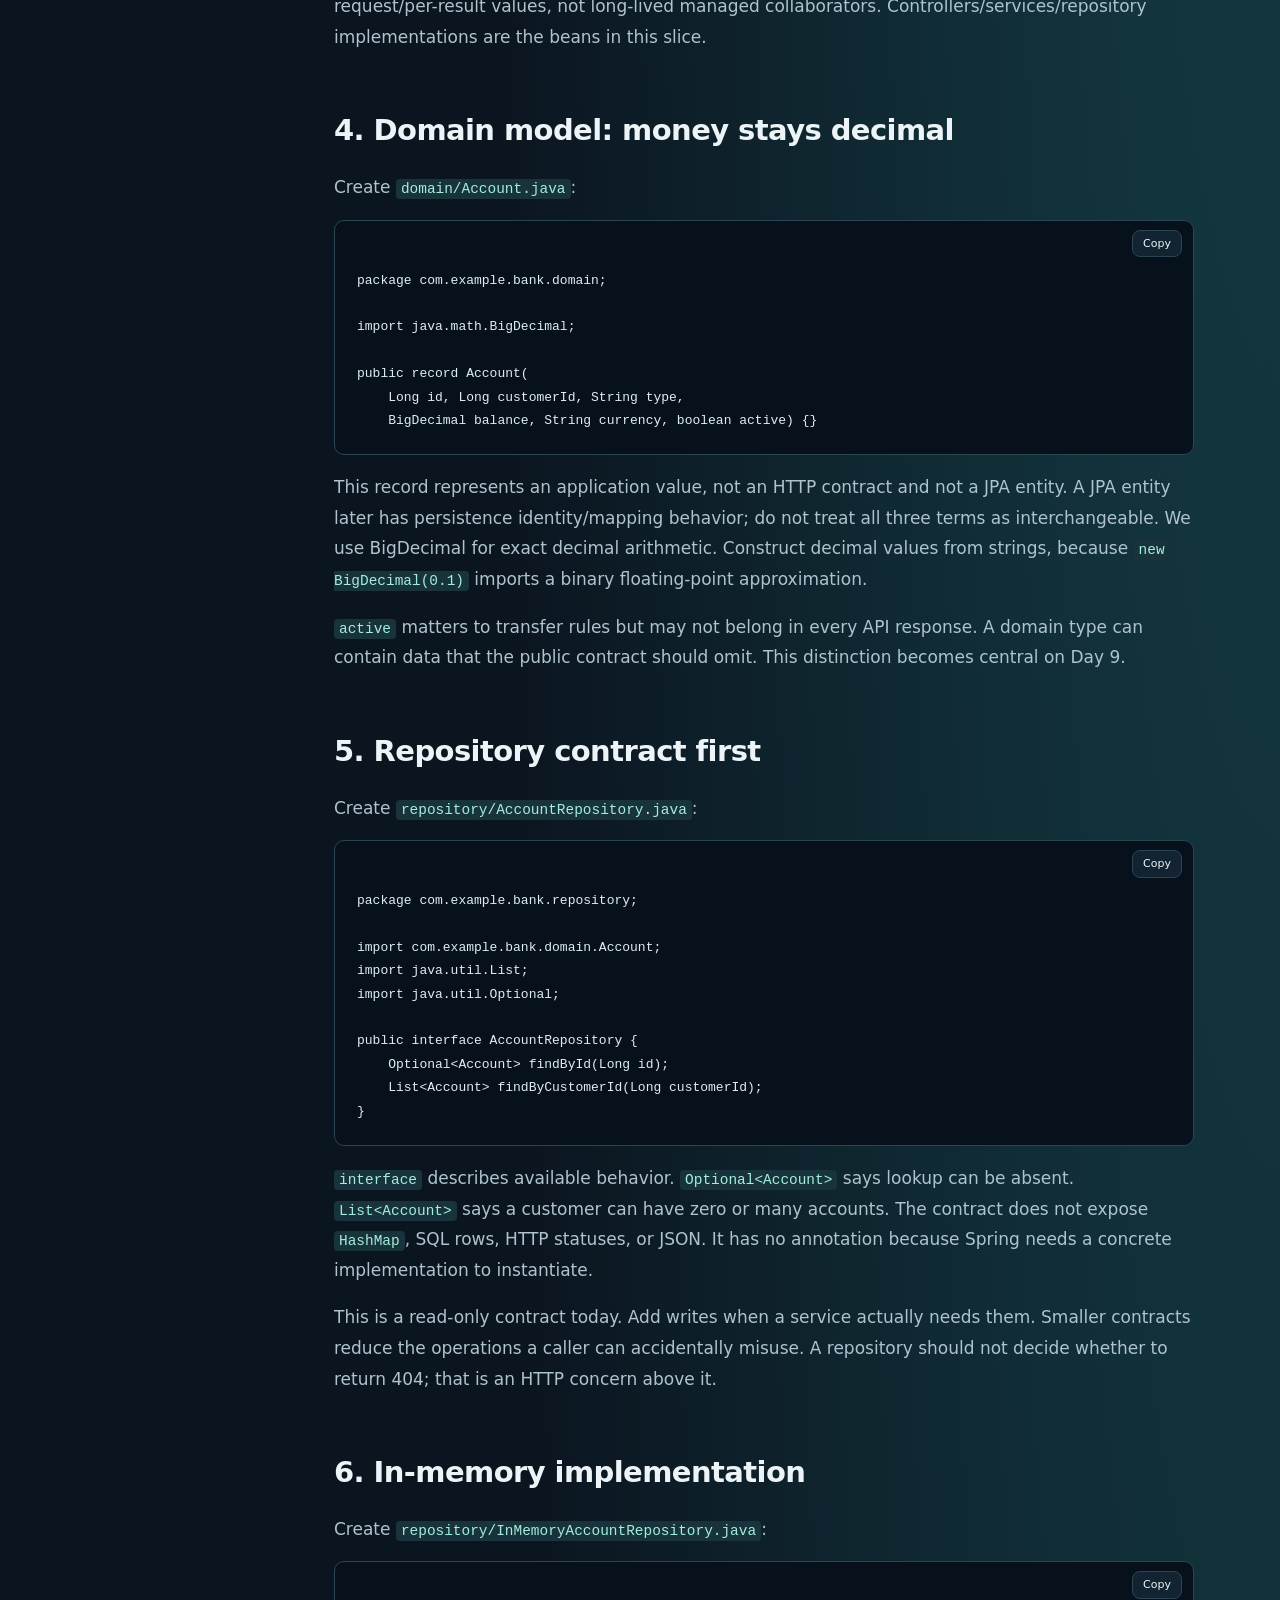
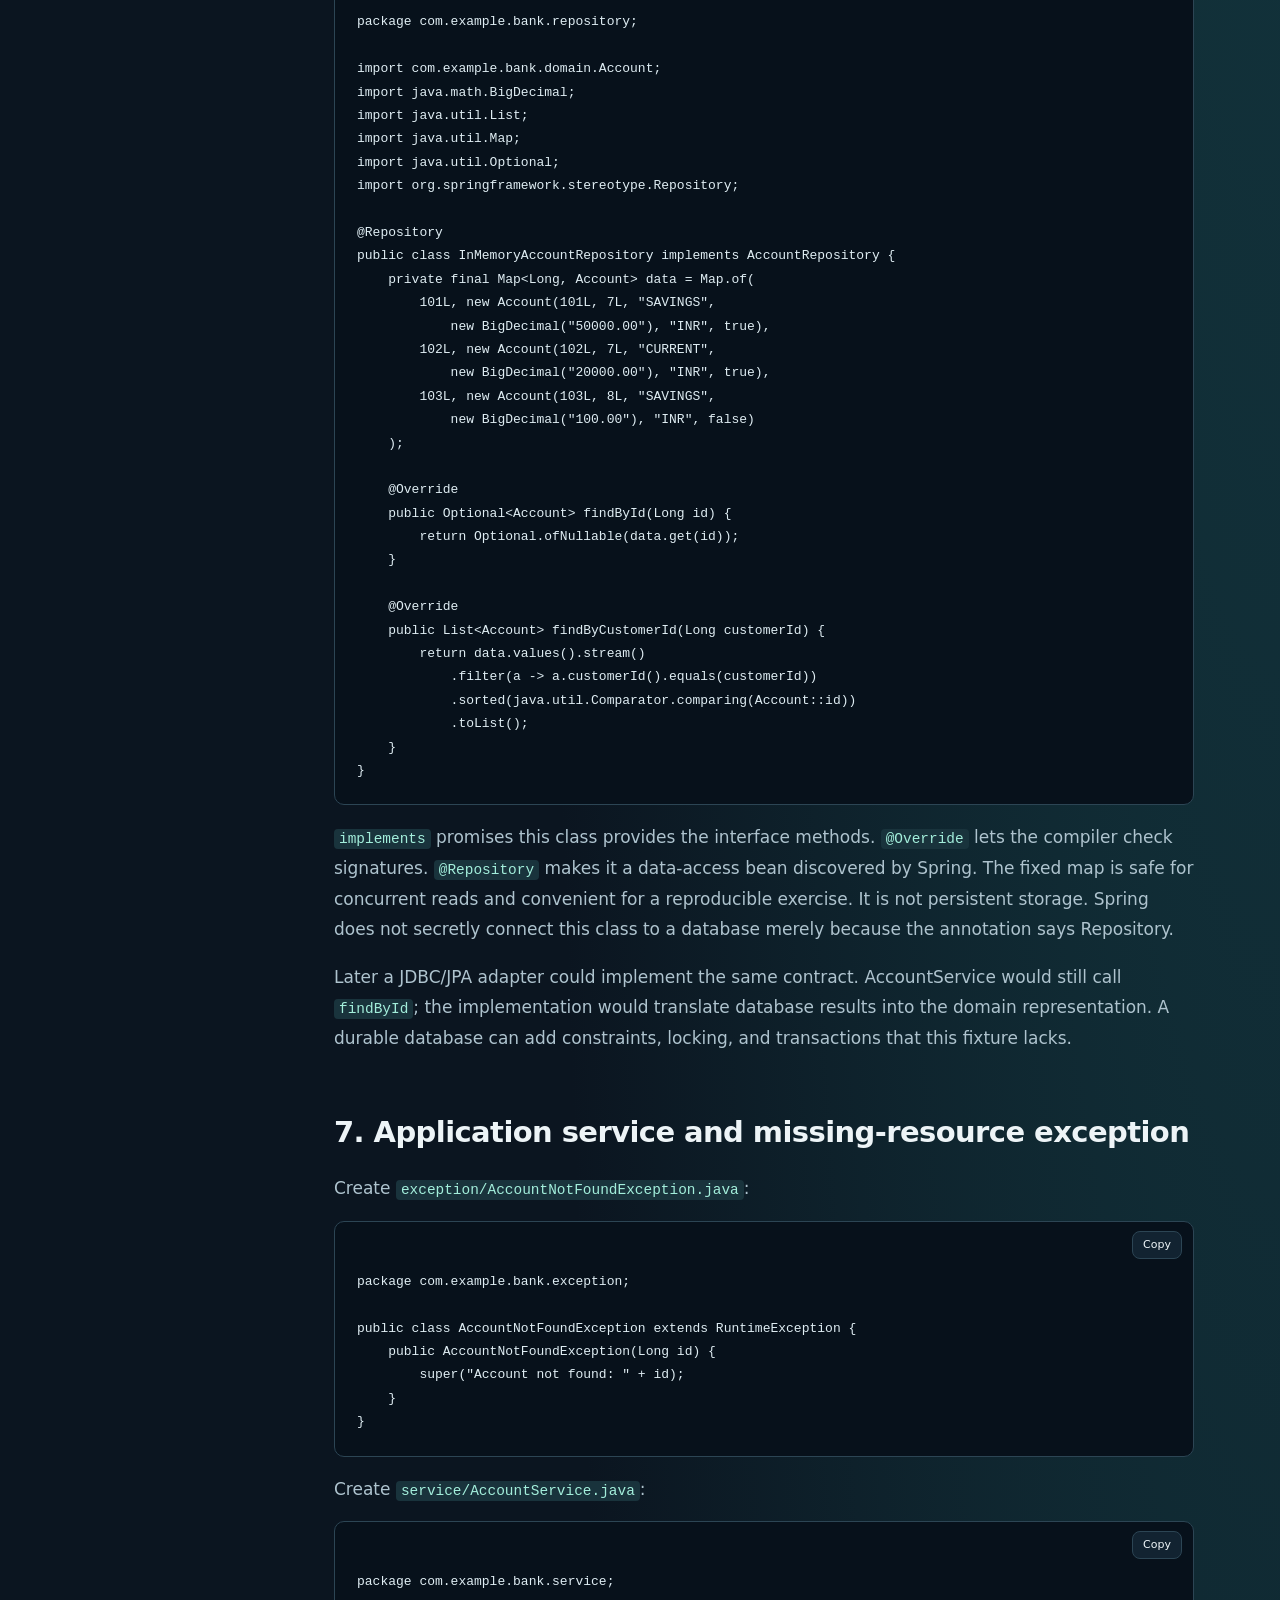
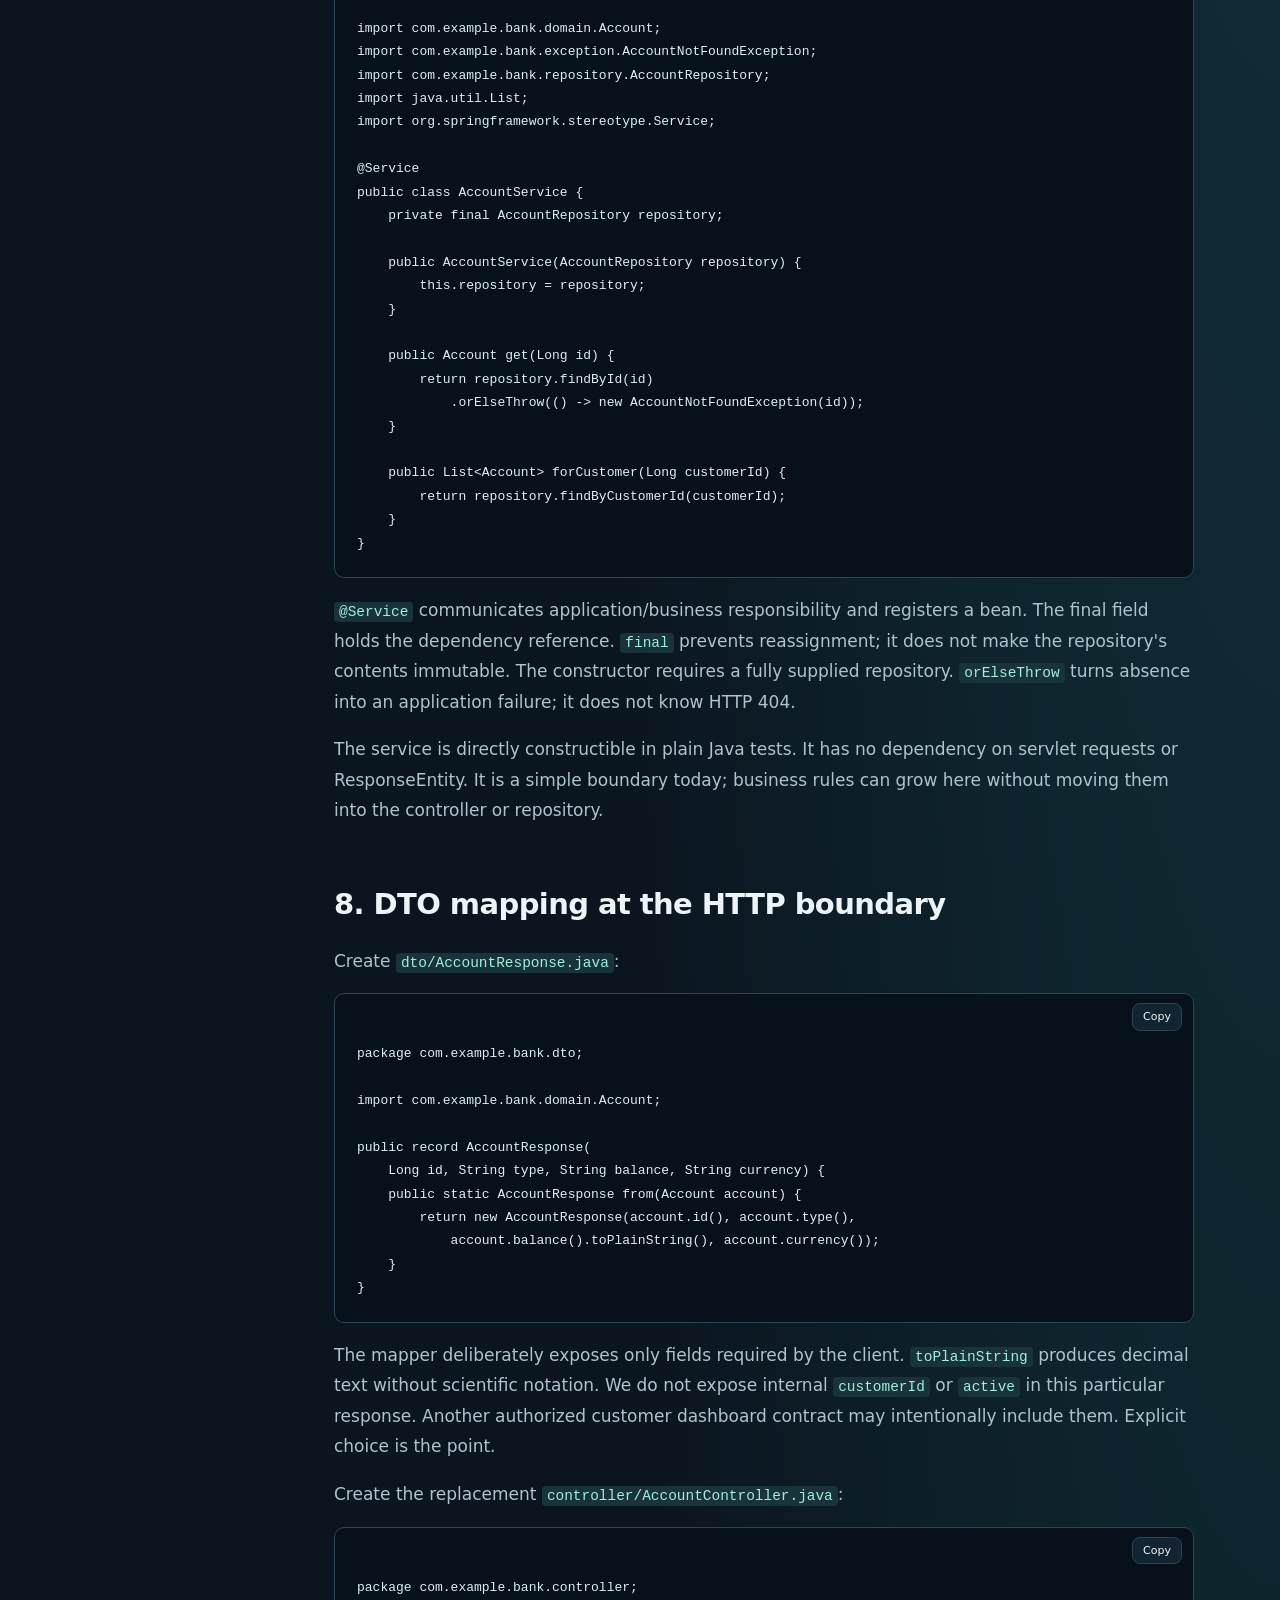
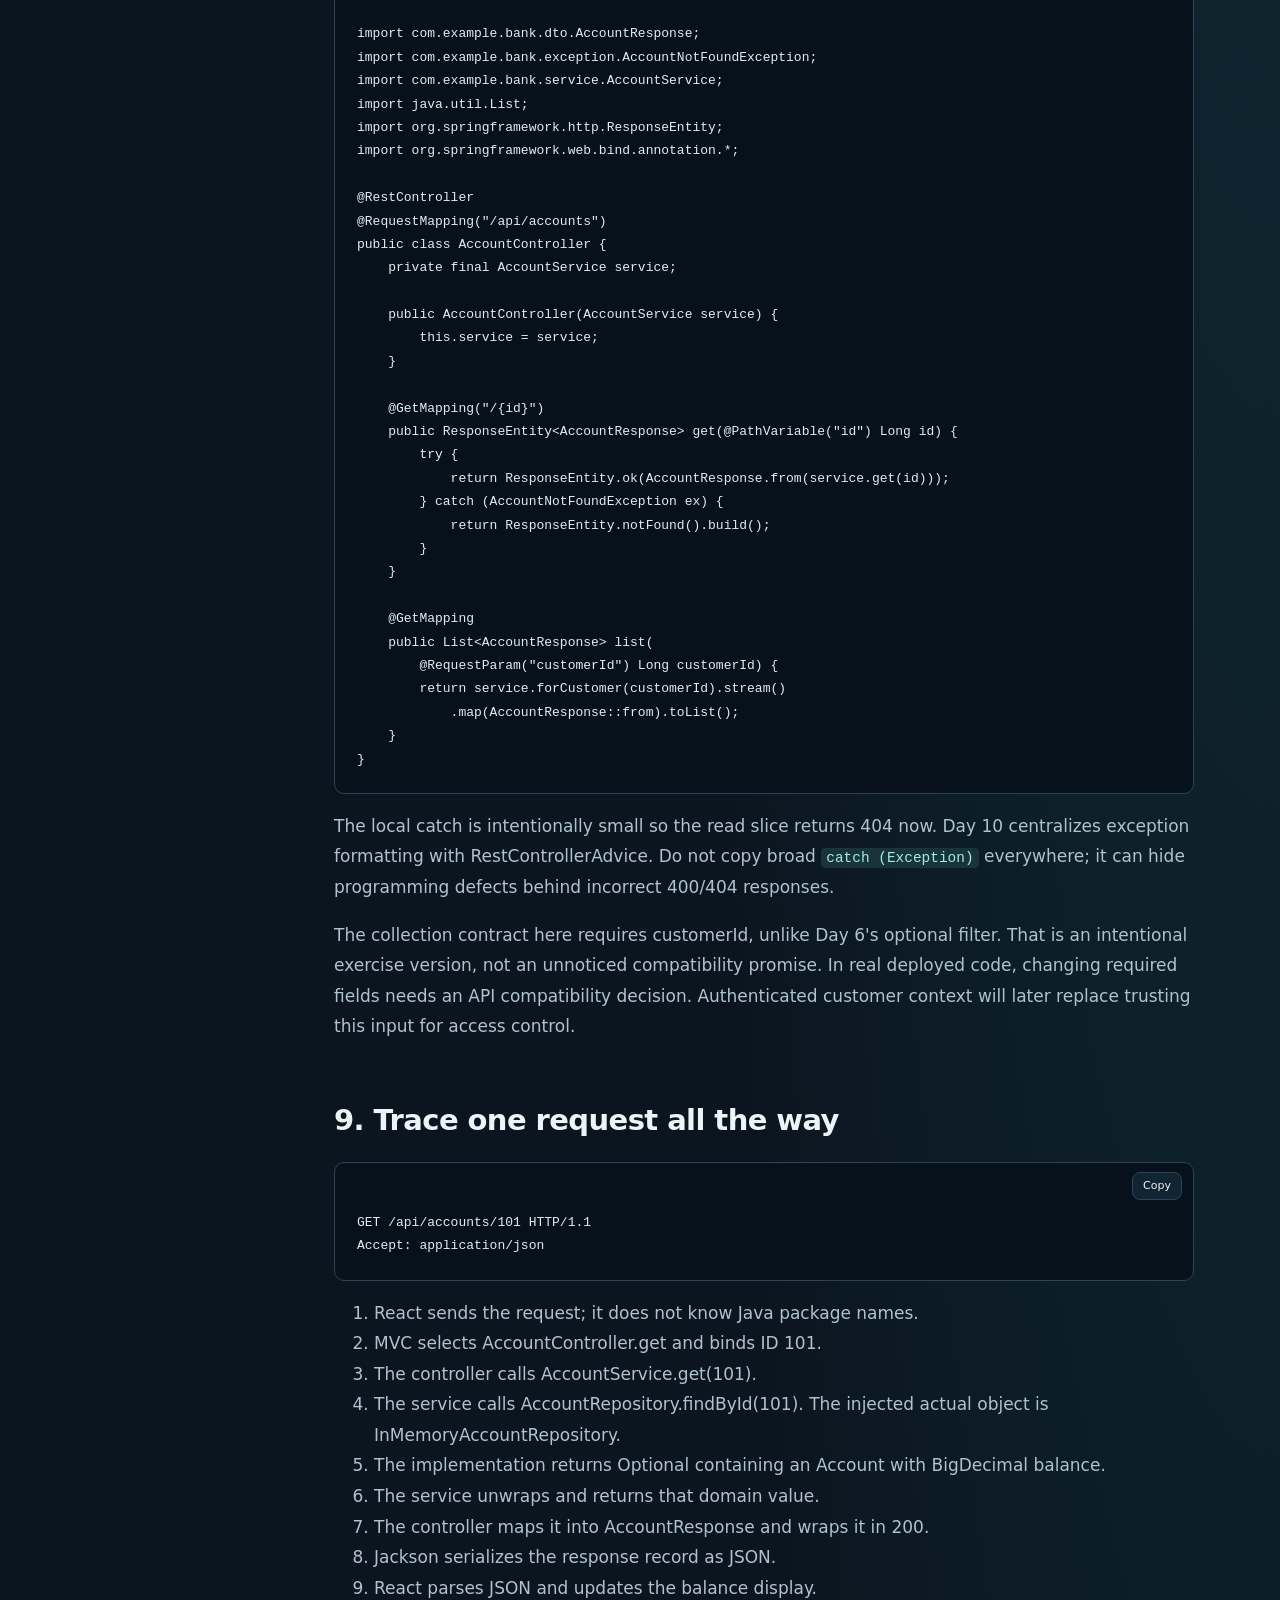
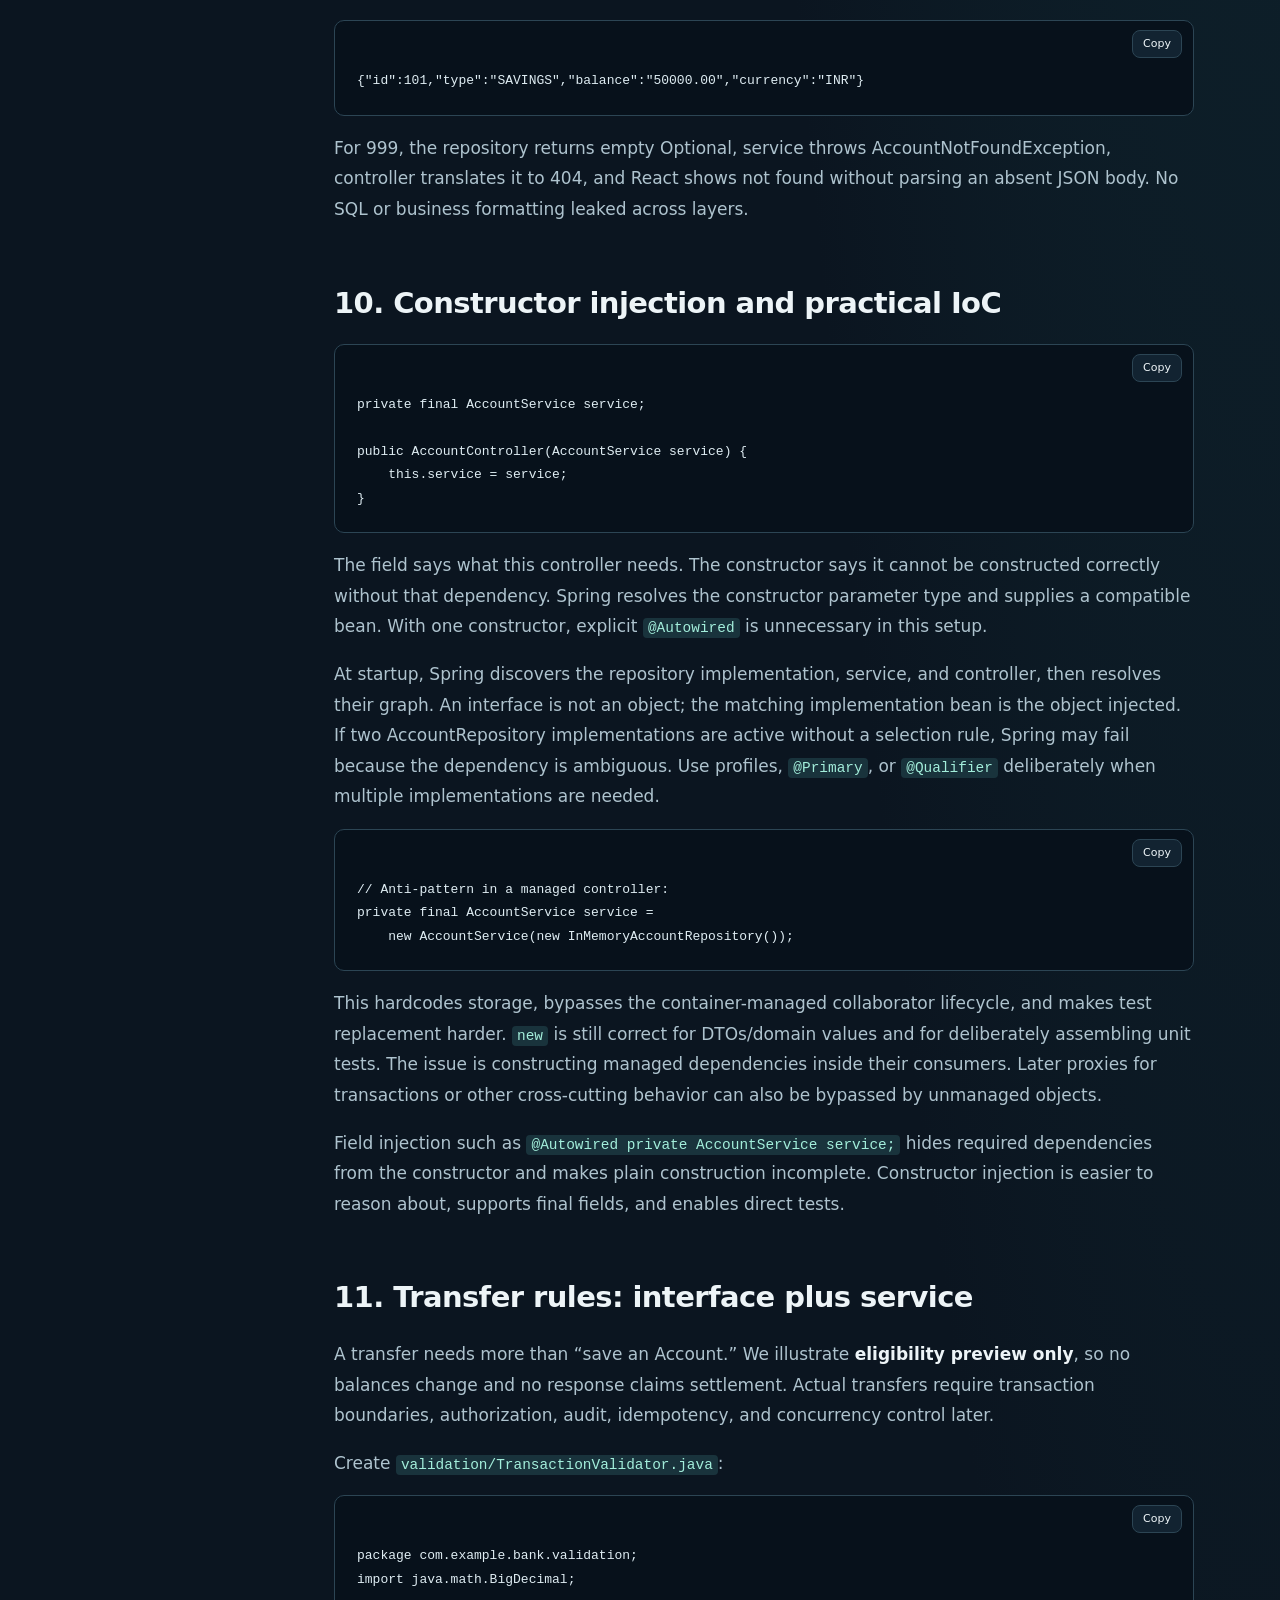
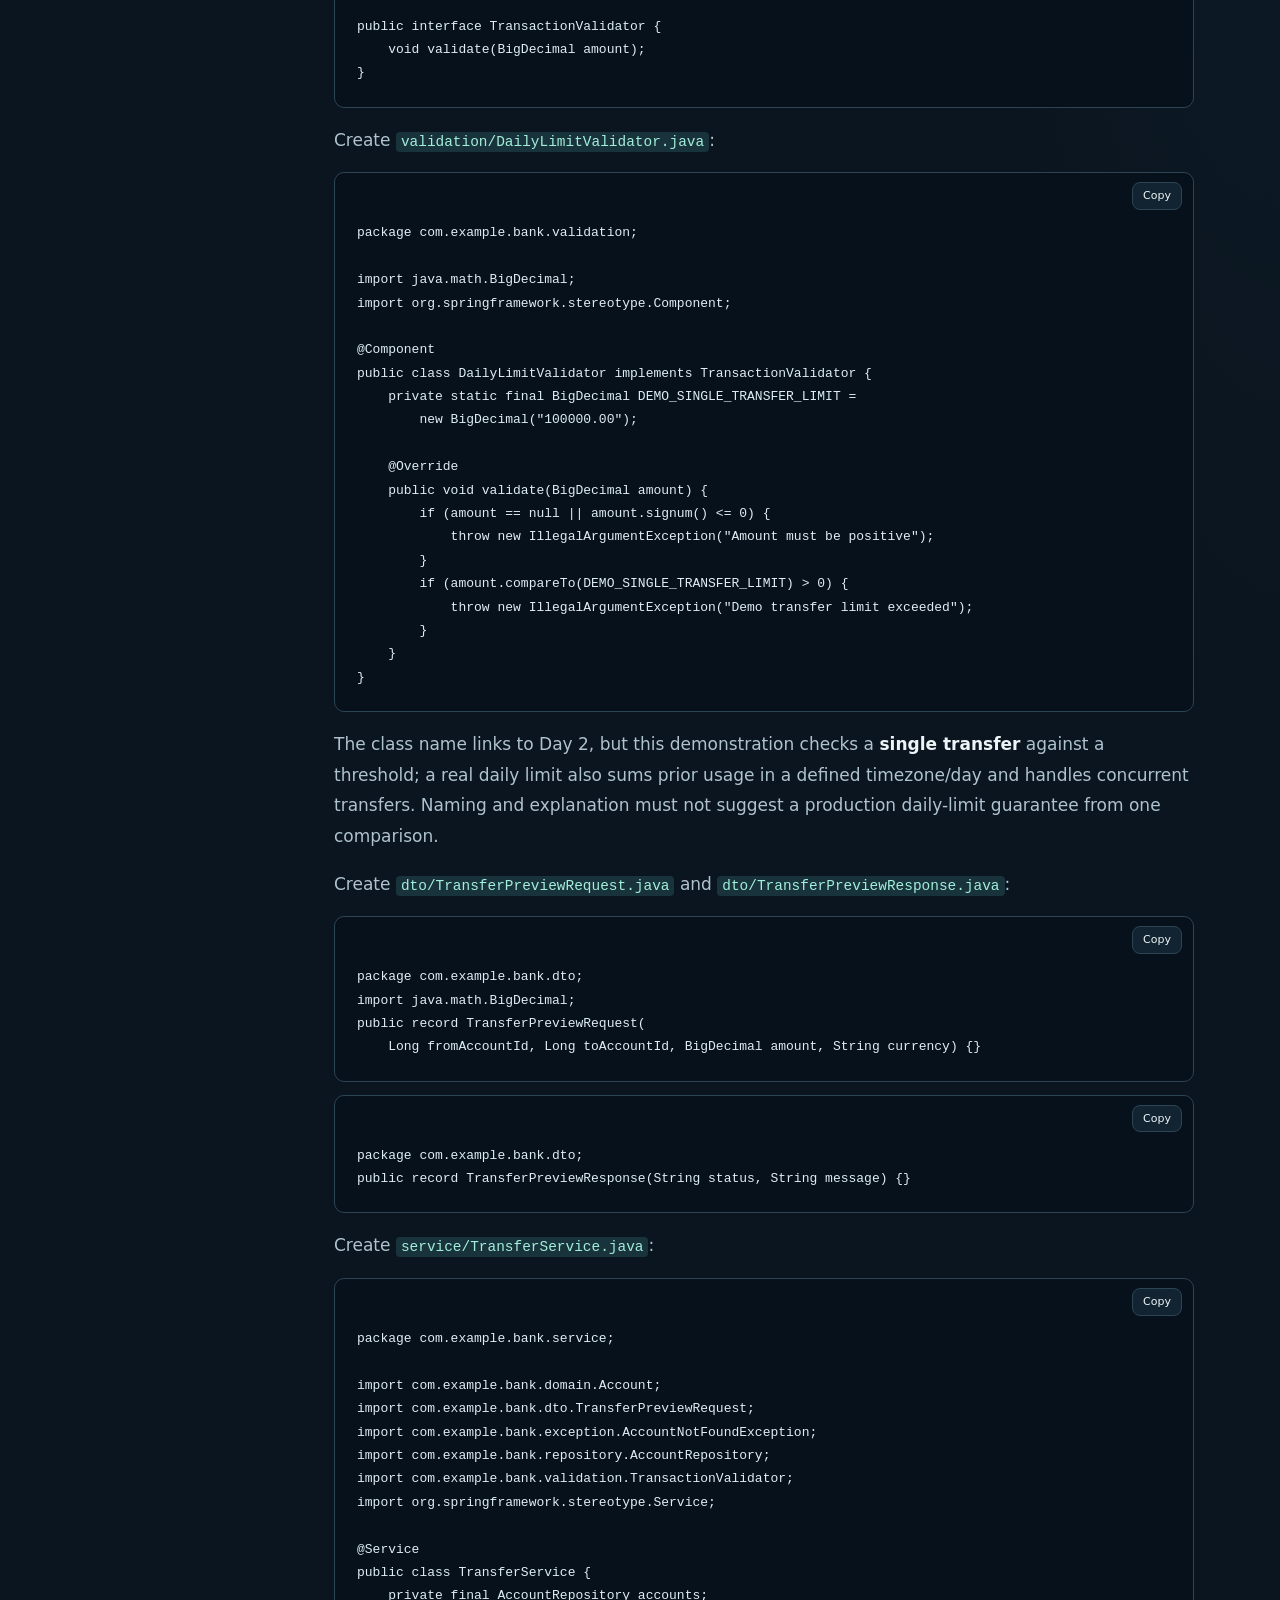
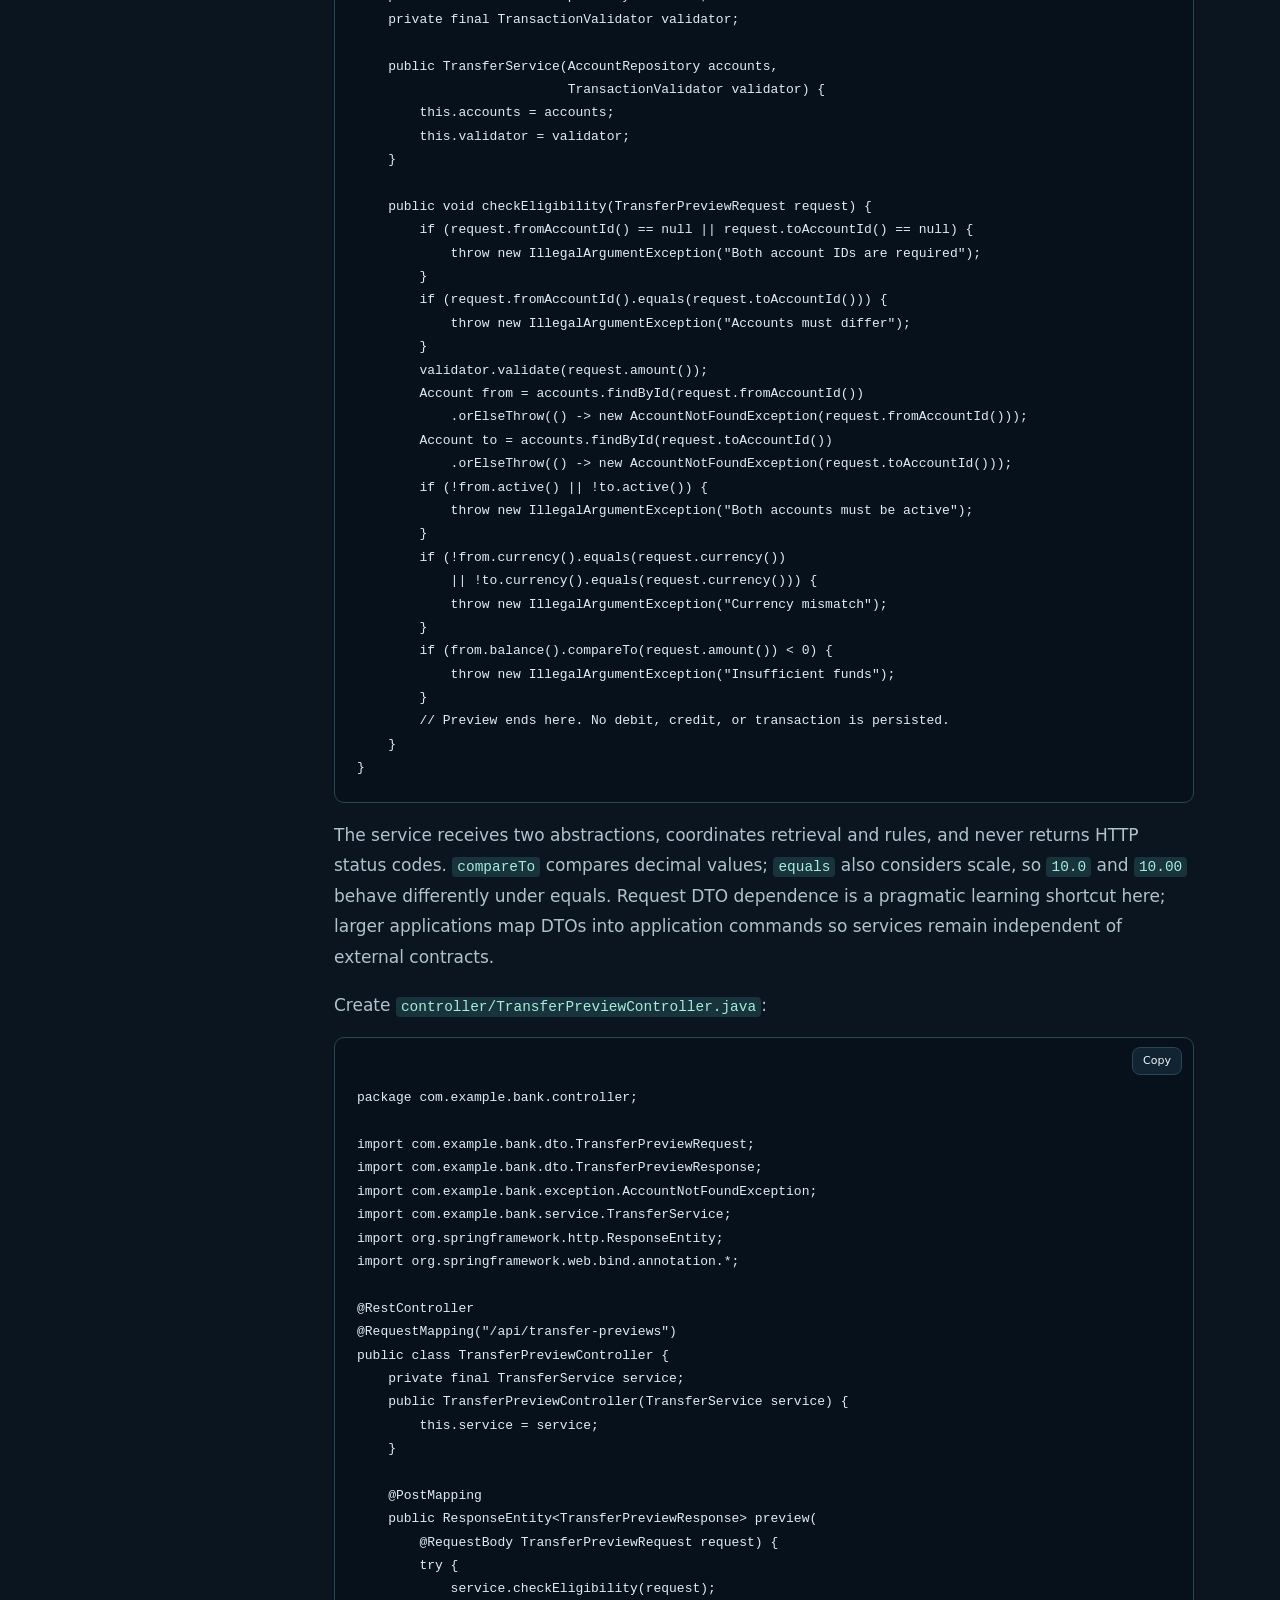
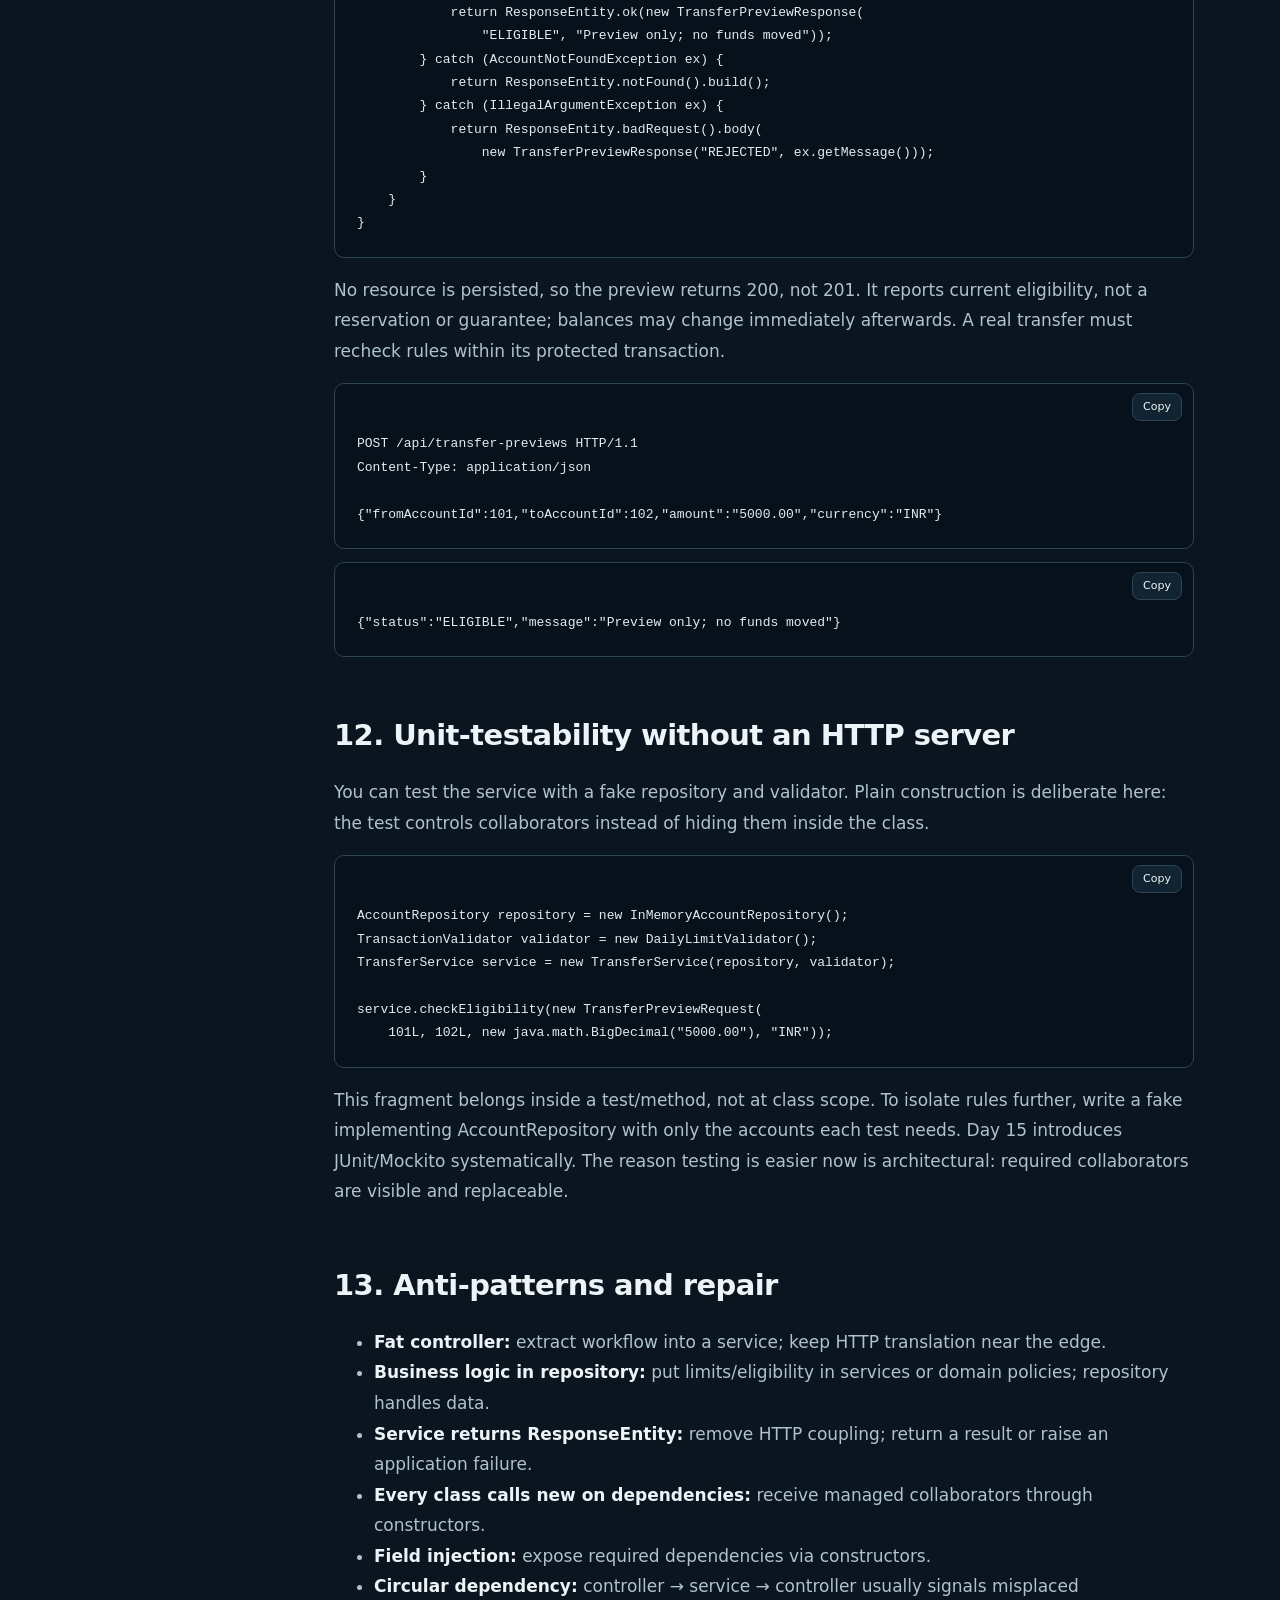
<file: day-8.html>
<!DOCTYPE html><html lang="en"><head><meta charset="utf-8"><meta name="viewport" content="width=device-width,initial-scale=1"><meta name="theme-color" content="#0b1520"><meta name="description" content="Detailed beginner-friendly banking lesson: Spring Architecture, with Java examples, exercises, quizzes and React connections."><title>Day 8 — Spring Architecture · Java Backend Lab</title><link rel="stylesheet" href="course.css"><script src="course.js" defer></script></head><body><a class="skip" href="#main">Skip to content</a><header><a class="brand" href="index.html"><b>JAVA</b> / BACKEND LAB</a><a href="index.html#curriculum">Course dashboard ↗</a></header><main id="main" class="wrap"><div class="hero"><div class="eyebrow">Day 08 / 30 · Banking project</div><h1>Spring Architecture</h1><span class="badge" data-status-day="8">Available · Pending</span><p class="lead">Build backend confidence one idea, one request, and one banking example at a time.</p><p>3,218 words including examples · Read, practice, then check your understanding</p></div><nav class="lesson-nav" aria-label="Lesson navigation"><a href="day-7.html">← Day 7: Building CRUD APIs</a><a href="index.html">Home</a><a href="day-9.html">Day 9: DTOs + Validation →</a></nav><details class="mobile-toc"><summary>Jump to a section</summary><a href="#your-destination-today">Your destination today</a><a href="#1-why-one-controller-eventually-becomes-a-problem">1. Why one controller eventually becomes a problem</a><a href="#2-dependency-direction-and-request-direction">2. Dependency direction and request direction</a><a href="#3-a-complete-package-map">3. A complete package map</a><a href="#4-domain-model-money-stays-decimal">4. Domain model: money stays decimal</a><a href="#5-repository-contract-first">5. Repository contract first</a><a href="#6-in-memory-implementation">6. In-memory implementation</a><a href="#7-application-service-and-missing-resource-exception">7. Application service and missing-resource exception</a><a href="#8-dto-mapping-at-the-http-boundary">8. DTO mapping at the HTTP boundary</a><a href="#9-trace-one-request-all-the-way">9. Trace one request all the way</a><a href="#10-constructor-injection-and-practical-ioc">10. Constructor injection and practical IoC</a><a href="#11-transfer-rules-interface-plus-service">11. Transfer rules: interface plus service</a><a href="#12-unit-testability-without-an-http-server">12. Unit-testability without an HTTP server</a><a href="#13-anti-patterns-and-repair">13. Anti-patterns and repair</a><a href="#14-why-this-matters-in-real-work">14. Why this matters in real work</a><a href="#15-hands-on-lab-trace-and-replace">15. Hands-on lab: trace and replace</a><a href="#16-knowledge-check">16. Knowledge check</a><a href="#17-cheat-sheet">17. Cheat sheet</a><a href="#further-reading">Further reading</a></details><div class="lesson-layout"><aside class="toc"><p class="eyebrow">In this lesson</p><nav aria-label="Table of contents"><a href="#your-destination-today">Your destination today</a><a href="#1-why-one-controller-eventually-becomes-a-problem">1. Why one controller eventually becomes a problem</a><a href="#2-dependency-direction-and-request-direction">2. Dependency direction and request direction</a><a href="#3-a-complete-package-map">3. A complete package map</a><a href="#4-domain-model-money-stays-decimal">4. Domain model: money stays decimal</a><a href="#5-repository-contract-first">5. Repository contract first</a><a href="#6-in-memory-implementation">6. In-memory implementation</a><a href="#7-application-service-and-missing-resource-exception">7. Application service and missing-resource exception</a><a href="#8-dto-mapping-at-the-http-boundary">8. DTO mapping at the HTTP boundary</a><a href="#9-trace-one-request-all-the-way">9. Trace one request all the way</a><a href="#10-constructor-injection-and-practical-ioc">10. Constructor injection and practical IoC</a><a href="#11-transfer-rules-interface-plus-service">11. Transfer rules: interface plus service</a><a href="#12-unit-testability-without-an-http-server">12. Unit-testability without an HTTP server</a><a href="#13-anti-patterns-and-repair">13. Anti-patterns and repair</a><a href="#14-why-this-matters-in-real-work">14. Why this matters in real work</a><a href="#15-hands-on-lab-trace-and-replace">15. Hands-on lab: trace and replace</a><a href="#16-knowledge-check">16. Knowledge check</a><a href="#17-cheat-sheet">17. Cheat sheet</a><a href="#further-reading">Further reading</a></nav></aside><article><h2 id="your-destination-today">Your destination today</h2>
<p>Understand and build Controller → Service → Repository with constructor injection. Follow an account request end to end, replace a repository without changing its caller, and coordinate transfer rules through interfaces. This is the bridge from Day 2's OOP to everyday Spring development. Allow 3–4 hours; the request-tracing exercises are as important as the code.</p>
<p><strong>Prerequisites:</strong> Java interfaces/implements/final from Day 2, collections and Optional from Day 3, and Spring controllers/CRUD from Days 5–7. Examples target Java 21 / Boot 3.5. This page provides a complete account-read slice and a transfer-eligibility preview, not an actual money-transfer implementation.</p>
<h2 id="1-why-one-controller-eventually-becomes-a-problem">1. Why one controller eventually becomes a problem</h2>
<p>Imagine the transfer controller parses JSON, validates accounts, checks funds, calculates a fee, changes a map, writes a transaction, formats JSON, and sends notifications. Now a scheduled job also needs to initiate transfers. It cannot reuse those rules without pretending to be an HTTP request. Unit tests need HTTP plumbing just to check a balance rule. Replacing the map with PostgreSQL touches the controller everywhere.</p>
<p>Separation of concerns gives each collaborator one primary reason to change:</p>
<div class="table-scroll"><table>
<thead>
<tr>
<th>Layer</th>
<th>Question it answers</th>
<th>Banking responsibility</th>
<th>Typical reason to change</th>
</tr>
</thead>
<tbody>
<tr>
<td>Controller</td>
<td>How does HTTP enter/leave?</td>
<td>URLs, binding, status, DTOs</td>
<td>API contract changes</td>
</tr>
<tr>
<td>Service</td>
<td>What should the application do?</td>
<td>Account eligibility, transfer rules</td>
<td>Business policy changes</td>
</tr>
<tr>
<td>Repository</td>
<td>How is data retrieved/stored?</td>
<td>Find/save accounts</td>
<td>Storage implementation changes</td>
</tr>
<tr>
<td>Domain</td>
<td>What are the core values/concepts?</td>
<td>Account, Money, Transfer</td>
<td>Domain model changes</td>
</tr>
</tbody>
</table></div>
<p>A service is not just “the file between two other files.” If it coordinates nothing yet, it can still provide a stable application boundary, but do not invent dozens of layers without a purpose. The goal is readable ownership of rules, not ceremonial forwarding methods.</p>
<h2 id="2-dependency-direction-and-request-direction">2. Dependency direction and request direction</h2>
<pre><code class="language-text">React → HTTP → AccountController → AccountService → AccountRepository
                                         ↓                 ↑
                                     domain values    InMemoryAccountRepository

Response travels back: domain → response DTO → JSON → React
</code></pre>
<p>The controller depends on application behavior. The service depends on a repository abstraction, not on HashMap details or SQL. The repository implementation supplies the storage mechanism. The service does not call back into the controller. React does not know which repository implementation is in use.</p>
<p>Dependency direction is a design relationship. Request flow is the runtime sequence of calls. An interface can be defined near the application layer while implemented by storage code, letting the application depend on a contract rather than storage technology. That is the dependency inversion link to Day 2.</p>
<h2 id="3-a-complete-package-map">3. A complete package map</h2>
<pre><code class="language-text">com.example.bank/
  BankingApplication.java
  controller/
    AccountController.java
    TransferPreviewController.java
  service/
    AccountService.java
    TransferService.java
  repository/
    AccountRepository.java
    InMemoryAccountRepository.java
  domain/
    Account.java
  dto/
    AccountResponse.java
    TransferPreviewRequest.java
    TransferPreviewResponse.java
  validation/
    TransactionValidator.java
    DailyLimitValidator.java
  exception/
    AccountNotFoundException.java
</code></pre>
<p>For this lab, replace Day 6's AccountController with the new version and move/remove its old AccountResponse to avoid confusion. Keep other controllers if their routes remain distinct. Every public type belongs in its own matching <code>.java</code> file. The main class stays in <code>com.example.bank</code>, above all subpackages.</p>
<p>Do not annotate records merely because they are in the domain/dto folders. Records represent per-request/per-result values, not long-lived managed collaborators. Controllers/services/repository implementations are the beans in this slice.</p>
<h2 id="4-domain-model-money-stays-decimal">4. Domain model: money stays decimal</h2>
<p>Create <code>domain/Account.java</code>:</p>
<pre><code class="language-java">package com.example.bank.domain;

import java.math.BigDecimal;

public record Account(
    Long id, Long customerId, String type,
    BigDecimal balance, String currency, boolean active) {}
</code></pre>
<p>This record represents an application value, not an HTTP contract and not a JPA entity. A JPA entity later has persistence identity/mapping behavior; do not treat all three terms as interchangeable. We use BigDecimal for exact decimal arithmetic. Construct decimal values from strings, because <code>new BigDecimal(0.1)</code> imports a binary floating-point approximation.</p>
<p><code>active</code> matters to transfer rules but may not belong in every API response. A domain type can contain data that the public contract should omit. This distinction becomes central on Day 9.</p>
<h2 id="5-repository-contract-first">5. Repository contract first</h2>
<p>Create <code>repository/AccountRepository.java</code>:</p>
<pre><code class="language-java">package com.example.bank.repository;

import com.example.bank.domain.Account;
import java.util.List;
import java.util.Optional;

public interface AccountRepository {
    Optional&lt;Account&gt; findById(Long id);
    List&lt;Account&gt; findByCustomerId(Long customerId);
}
</code></pre>
<p><code>interface</code> describes available behavior. <code>Optional&lt;Account&gt;</code> says lookup can be absent. <code>List&lt;Account&gt;</code> says a customer can have zero or many accounts. The contract does not expose <code>HashMap</code>, SQL rows, HTTP statuses, or JSON. It has no annotation because Spring needs a concrete implementation to instantiate.</p>
<p>This is a read-only contract today. Add writes when a service actually needs them. Smaller contracts reduce the operations a caller can accidentally misuse. A repository should not decide whether to return 404; that is an HTTP concern above it.</p>
<h2 id="6-in-memory-implementation">6. In-memory implementation</h2>
<p>Create <code>repository/InMemoryAccountRepository.java</code>:</p>
<pre><code class="language-java">package com.example.bank.repository;

import com.example.bank.domain.Account;
import java.math.BigDecimal;
import java.util.List;
import java.util.Map;
import java.util.Optional;
import org.springframework.stereotype.Repository;

@Repository
public class InMemoryAccountRepository implements AccountRepository {
    private final Map&lt;Long, Account&gt; data = Map.of(
        101L, new Account(101L, 7L, &quot;SAVINGS&quot;,
            new BigDecimal(&quot;50000.00&quot;), &quot;INR&quot;, true),
        102L, new Account(102L, 7L, &quot;CURRENT&quot;,
            new BigDecimal(&quot;20000.00&quot;), &quot;INR&quot;, true),
        103L, new Account(103L, 8L, &quot;SAVINGS&quot;,
            new BigDecimal(&quot;100.00&quot;), &quot;INR&quot;, false)
    );

    @Override
    public Optional&lt;Account&gt; findById(Long id) {
        return Optional.ofNullable(data.get(id));
    }

    @Override
    public List&lt;Account&gt; findByCustomerId(Long customerId) {
        return data.values().stream()
            .filter(a -&gt; a.customerId().equals(customerId))
            .sorted(java.util.Comparator.comparing(Account::id))
            .toList();
    }
}
</code></pre>
<p><code>implements</code> promises this class provides the interface methods. <code>@Override</code> lets the compiler check signatures. <code>@Repository</code> makes it a data-access bean discovered by Spring. The fixed map is safe for concurrent reads and convenient for a reproducible exercise. It is not persistent storage. Spring does not secretly connect this class to a database merely because the annotation says Repository.</p>
<p>Later a JDBC/JPA adapter could implement the same contract. AccountService would still call <code>findById</code>; the implementation would translate database results into the domain representation. A durable database can add constraints, locking, and transactions that this fixture lacks.</p>
<h2 id="7-application-service-and-missing-resource-exception">7. Application service and missing-resource exception</h2>
<p>Create <code>exception/AccountNotFoundException.java</code>:</p>
<pre><code class="language-java">package com.example.bank.exception;

public class AccountNotFoundException extends RuntimeException {
    public AccountNotFoundException(Long id) {
        super(&quot;Account not found: &quot; + id);
    }
}
</code></pre>
<p>Create <code>service/AccountService.java</code>:</p>
<pre><code class="language-java">package com.example.bank.service;

import com.example.bank.domain.Account;
import com.example.bank.exception.AccountNotFoundException;
import com.example.bank.repository.AccountRepository;
import java.util.List;
import org.springframework.stereotype.Service;

@Service
public class AccountService {
    private final AccountRepository repository;

    public AccountService(AccountRepository repository) {
        this.repository = repository;
    }

    public Account get(Long id) {
        return repository.findById(id)
            .orElseThrow(() -&gt; new AccountNotFoundException(id));
    }

    public List&lt;Account&gt; forCustomer(Long customerId) {
        return repository.findByCustomerId(customerId);
    }
}
</code></pre>
<p><code>@Service</code> communicates application/business responsibility and registers a bean. The final field holds the dependency reference. <code>final</code> prevents reassignment; it does not make the repository's contents immutable. The constructor requires a fully supplied repository. <code>orElseThrow</code> turns absence into an application failure; it does not know HTTP 404.</p>
<p>The service is directly constructible in plain Java tests. It has no dependency on servlet requests or ResponseEntity. It is a simple boundary today; business rules can grow here without moving them into the controller or repository.</p>
<h2 id="8-dto-mapping-at-the-http-boundary">8. DTO mapping at the HTTP boundary</h2>
<p>Create <code>dto/AccountResponse.java</code>:</p>
<pre><code class="language-java">package com.example.bank.dto;

import com.example.bank.domain.Account;

public record AccountResponse(
    Long id, String type, String balance, String currency) {
    public static AccountResponse from(Account account) {
        return new AccountResponse(account.id(), account.type(),
            account.balance().toPlainString(), account.currency());
    }
}
</code></pre>
<p>The mapper deliberately exposes only fields required by the client. <code>toPlainString</code> produces decimal text without scientific notation. We do not expose internal <code>customerId</code> or <code>active</code> in this particular response. Another authorized customer dashboard contract may intentionally include them. Explicit choice is the point.</p>
<p>Create the replacement <code>controller/AccountController.java</code>:</p>
<pre><code class="language-java">package com.example.bank.controller;

import com.example.bank.dto.AccountResponse;
import com.example.bank.exception.AccountNotFoundException;
import com.example.bank.service.AccountService;
import java.util.List;
import org.springframework.http.ResponseEntity;
import org.springframework.web.bind.annotation.*;

@RestController
@RequestMapping(&quot;/api/accounts&quot;)
public class AccountController {
    private final AccountService service;

    public AccountController(AccountService service) {
        this.service = service;
    }

    @GetMapping(&quot;/{id}&quot;)
    public ResponseEntity&lt;AccountResponse&gt; get(@PathVariable(&quot;id&quot;) Long id) {
        try {
            return ResponseEntity.ok(AccountResponse.from(service.get(id)));
        } catch (AccountNotFoundException ex) {
            return ResponseEntity.notFound().build();
        }
    }

    @GetMapping
    public List&lt;AccountResponse&gt; list(
        @RequestParam(&quot;customerId&quot;) Long customerId) {
        return service.forCustomer(customerId).stream()
            .map(AccountResponse::from).toList();
    }
}
</code></pre>
<p>The local catch is intentionally small so the read slice returns 404 now. Day 10 centralizes exception formatting with RestControllerAdvice. Do not copy broad <code>catch (Exception)</code> everywhere; it can hide programming defects behind incorrect 400/404 responses.</p>
<p>The collection contract here requires customerId, unlike Day 6's optional filter. That is an intentional exercise version, not an unnoticed compatibility promise. In real deployed code, changing required fields needs an API compatibility decision. Authenticated customer context will later replace trusting this input for access control.</p>
<h2 id="9-trace-one-request-all-the-way">9. Trace one request all the way</h2>
<pre><code class="language-http">GET /api/accounts/101 HTTP/1.1
Accept: application/json
</code></pre>
<ol>
<li>React sends the request; it does not know Java package names.</li>
<li>MVC selects AccountController.get and binds ID 101.</li>
<li>The controller calls AccountService.get(101).</li>
<li>The service calls AccountRepository.findById(101). The injected actual object is InMemoryAccountRepository.</li>
<li>The implementation returns Optional containing an Account with BigDecimal balance.</li>
<li>The service unwraps and returns that domain value.</li>
<li>The controller maps it into AccountResponse and wraps it in 200.</li>
<li>Jackson serializes the response record as JSON.</li>
<li>React parses JSON and updates the balance display.</li>
</ol>
<pre><code class="language-json">{&quot;id&quot;:101,&quot;type&quot;:&quot;SAVINGS&quot;,&quot;balance&quot;:&quot;50000.00&quot;,&quot;currency&quot;:&quot;INR&quot;}
</code></pre>
<p>For 999, the repository returns empty Optional, service throws AccountNotFoundException, controller translates it to 404, and React shows not found without parsing an absent JSON body. No SQL or business formatting leaked across layers.</p>
<h2 id="10-constructor-injection-and-practical-ioc">10. Constructor injection and practical IoC</h2>
<pre><code class="language-java">private final AccountService service;

public AccountController(AccountService service) {
    this.service = service;
}
</code></pre>
<p>The field says what this controller needs. The constructor says it cannot be constructed correctly without that dependency. Spring resolves the constructor parameter type and supplies a compatible bean. With one constructor, explicit <code>@Autowired</code> is unnecessary in this setup.</p>
<p>At startup, Spring discovers the repository implementation, service, and controller, then resolves their graph. An interface is not an object; the matching implementation bean is the object injected. If two AccountRepository implementations are active without a selection rule, Spring may fail because the dependency is ambiguous. Use profiles, <code>@Primary</code>, or <code>@Qualifier</code> deliberately when multiple implementations are needed.</p>
<pre><code class="language-java">// Anti-pattern in a managed controller:
private final AccountService service =
    new AccountService(new InMemoryAccountRepository());
</code></pre>
<p>This hardcodes storage, bypasses the container-managed collaborator lifecycle, and makes test replacement harder. <code>new</code> is still correct for DTOs/domain values and for deliberately assembling unit tests. The issue is constructing managed dependencies inside their consumers. Later proxies for transactions or other cross-cutting behavior can also be bypassed by unmanaged objects.</p>
<p>Field injection such as <code>@Autowired private AccountService service;</code> hides required dependencies from the constructor and makes plain construction incomplete. Constructor injection is easier to reason about, supports final fields, and enables direct tests.</p>
<h2 id="11-transfer-rules-interface-plus-service">11. Transfer rules: interface plus service</h2>
<p>A transfer needs more than “save an Account.” We illustrate <strong>eligibility preview only</strong>, so no balances change and no response claims settlement. Actual transfers require transaction boundaries, authorization, audit, idempotency, and concurrency control later.</p>
<p>Create <code>validation/TransactionValidator.java</code>:</p>
<pre><code class="language-java">package com.example.bank.validation;
import java.math.BigDecimal;

public interface TransactionValidator {
    void validate(BigDecimal amount);
}
</code></pre>
<p>Create <code>validation/DailyLimitValidator.java</code>:</p>
<pre><code class="language-java">package com.example.bank.validation;

import java.math.BigDecimal;
import org.springframework.stereotype.Component;

@Component
public class DailyLimitValidator implements TransactionValidator {
    private static final BigDecimal DEMO_SINGLE_TRANSFER_LIMIT =
        new BigDecimal(&quot;100000.00&quot;);

    @Override
    public void validate(BigDecimal amount) {
        if (amount == null || amount.signum() &lt;= 0) {
            throw new IllegalArgumentException(&quot;Amount must be positive&quot;);
        }
        if (amount.compareTo(DEMO_SINGLE_TRANSFER_LIMIT) &gt; 0) {
            throw new IllegalArgumentException(&quot;Demo transfer limit exceeded&quot;);
        }
    }
}
</code></pre>
<p>The class name links to Day 2, but this demonstration checks a <strong>single transfer</strong> against a threshold; a real daily limit also sums prior usage in a defined timezone/day and handles concurrent transfers. Naming and explanation must not suggest a production daily-limit guarantee from one comparison.</p>
<p>Create <code>dto/TransferPreviewRequest.java</code> and <code>dto/TransferPreviewResponse.java</code>:</p>
<pre><code class="language-java">package com.example.bank.dto;
import java.math.BigDecimal;
public record TransferPreviewRequest(
    Long fromAccountId, Long toAccountId, BigDecimal amount, String currency) {}
</code></pre>
<pre><code class="language-java">package com.example.bank.dto;
public record TransferPreviewResponse(String status, String message) {}
</code></pre>
<p>Create <code>service/TransferService.java</code>:</p>
<pre><code class="language-java">package com.example.bank.service;

import com.example.bank.domain.Account;
import com.example.bank.dto.TransferPreviewRequest;
import com.example.bank.exception.AccountNotFoundException;
import com.example.bank.repository.AccountRepository;
import com.example.bank.validation.TransactionValidator;
import org.springframework.stereotype.Service;

@Service
public class TransferService {
    private final AccountRepository accounts;
    private final TransactionValidator validator;

    public TransferService(AccountRepository accounts,
                           TransactionValidator validator) {
        this.accounts = accounts;
        this.validator = validator;
    }

    public void checkEligibility(TransferPreviewRequest request) {
        if (request.fromAccountId() == null || request.toAccountId() == null) {
            throw new IllegalArgumentException(&quot;Both account IDs are required&quot;);
        }
        if (request.fromAccountId().equals(request.toAccountId())) {
            throw new IllegalArgumentException(&quot;Accounts must differ&quot;);
        }
        validator.validate(request.amount());
        Account from = accounts.findById(request.fromAccountId())
            .orElseThrow(() -&gt; new AccountNotFoundException(request.fromAccountId()));
        Account to = accounts.findById(request.toAccountId())
            .orElseThrow(() -&gt; new AccountNotFoundException(request.toAccountId()));
        if (!from.active() || !to.active()) {
            throw new IllegalArgumentException(&quot;Both accounts must be active&quot;);
        }
        if (!from.currency().equals(request.currency())
            || !to.currency().equals(request.currency())) {
            throw new IllegalArgumentException(&quot;Currency mismatch&quot;);
        }
        if (from.balance().compareTo(request.amount()) &lt; 0) {
            throw new IllegalArgumentException(&quot;Insufficient funds&quot;);
        }
        // Preview ends here. No debit, credit, or transaction is persisted.
    }
}
</code></pre>
<p>The service receives two abstractions, coordinates retrieval and rules, and never returns HTTP status codes. <code>compareTo</code> compares decimal values; <code>equals</code> also considers scale, so <code>10.0</code> and <code>10.00</code> behave differently under equals. Request DTO dependence is a pragmatic learning shortcut here; larger applications map DTOs into application commands so services remain independent of external contracts.</p>
<p>Create <code>controller/TransferPreviewController.java</code>:</p>
<pre><code class="language-java">package com.example.bank.controller;

import com.example.bank.dto.TransferPreviewRequest;
import com.example.bank.dto.TransferPreviewResponse;
import com.example.bank.exception.AccountNotFoundException;
import com.example.bank.service.TransferService;
import org.springframework.http.ResponseEntity;
import org.springframework.web.bind.annotation.*;

@RestController
@RequestMapping(&quot;/api/transfer-previews&quot;)
public class TransferPreviewController {
    private final TransferService service;
    public TransferPreviewController(TransferService service) {
        this.service = service;
    }

    @PostMapping
    public ResponseEntity&lt;TransferPreviewResponse&gt; preview(
        @RequestBody TransferPreviewRequest request) {
        try {
            service.checkEligibility(request);
            return ResponseEntity.ok(new TransferPreviewResponse(
                &quot;ELIGIBLE&quot;, &quot;Preview only; no funds moved&quot;));
        } catch (AccountNotFoundException ex) {
            return ResponseEntity.notFound().build();
        } catch (IllegalArgumentException ex) {
            return ResponseEntity.badRequest().body(
                new TransferPreviewResponse(&quot;REJECTED&quot;, ex.getMessage()));
        }
    }
}
</code></pre>
<p>No resource is persisted, so the preview returns 200, not 201. It reports current eligibility, not a reservation or guarantee; balances may change immediately afterwards. A real transfer must recheck rules within its protected transaction.</p>
<pre><code class="language-http">POST /api/transfer-previews HTTP/1.1
Content-Type: application/json

{&quot;fromAccountId&quot;:101,&quot;toAccountId&quot;:102,&quot;amount&quot;:&quot;5000.00&quot;,&quot;currency&quot;:&quot;INR&quot;}
</code></pre>
<pre><code class="language-json">{&quot;status&quot;:&quot;ELIGIBLE&quot;,&quot;message&quot;:&quot;Preview only; no funds moved&quot;}
</code></pre>
<h2 id="12-unit-testability-without-an-http-server">12. Unit-testability without an HTTP server</h2>
<p>You can test the service with a fake repository and validator. Plain construction is deliberate here: the test controls collaborators instead of hiding them inside the class.</p>
<pre><code class="language-java">AccountRepository repository = new InMemoryAccountRepository();
TransactionValidator validator = new DailyLimitValidator();
TransferService service = new TransferService(repository, validator);

service.checkEligibility(new TransferPreviewRequest(
    101L, 102L, new java.math.BigDecimal(&quot;5000.00&quot;), &quot;INR&quot;));
</code></pre>
<p>This fragment belongs inside a test/method, not at class scope. To isolate rules further, write a fake implementing AccountRepository with only the accounts each test needs. Day 15 introduces JUnit/Mockito systematically. The reason testing is easier now is architectural: required collaborators are visible and replaceable.</p>
<h2 id="13-anti-patterns-and-repair">13. Anti-patterns and repair</h2>
<ul>
<li><strong>Fat controller:</strong> extract workflow into a service; keep HTTP translation near the edge.</li>
<li><strong>Business logic in repository:</strong> put limits/eligibility in services or domain policies; repository handles data.</li>
<li><strong>Service returns ResponseEntity:</strong> remove HTTP coupling; return a result or raise an application failure.</li>
<li><strong>Every class calls new on dependencies:</strong> receive managed collaborators through constructors.</li>
<li><strong>Field injection:</strong> expose required dependencies via constructors.</li>
<li><strong>Circular dependency:</strong> controller → service → controller usually signals misplaced responsibilities.</li>
<li><strong>Interface for every trivial class:</strong> add abstractions where substitution/boundaries help; not every class needs one.</li>
<li><strong>Two repository beans with no selection:</strong> choose intentionally rather than adding random annotations.</li>
<li><strong>Service catches every exception and returns success:</strong> preserve failure semantics.</li>
</ul>
<h2 id="14-why-this-matters-in-real-work">14. Why this matters in real work</h2>
<p>A bank may change its storage, validation policy, or API representation independently. Layers make those changes local. Interfaces and constructor injection enable service tests before a database exists. Clear boundaries also reveal where transactions, security checks, and observability should eventually wrap a workflow instead of being scattered across endpoints.</p>
<h2 id="15-hands-on-lab-trace-and-replace">15. Hands-on lab: trace and replace</h2>
<ol>
<li>Build the complete account slice and preview endpoint above.</li>
<li>GET account 101 and 999; explain each layer's role.</li>
<li>POST previews for 5000, zero, same account IDs, inactive account 103, wrong currency, and insufficient funds.</li>
<li>Confirm account balances remain unchanged after every preview.</li>
<li>Replace sample account 101's balance with 3000 in a test fixture; prove the service rejects 5000 without HTTP setup.</li>
<li>Refactor Day 7 beneficiary duplicate/update orchestration into a BeneficiaryService. Keep response statuses in the controller.</li>
<li>Draw the dependency graph and label every managed bean versus ordinary record.</li>
</ol>
<p><strong>Acceptance criteria:</strong> the account controller contains no map, the service depends on AccountRepository, repository exposes no HTTP types, constructor injection supplies dependencies, and preview results never claim money moved. Keep missing-account and input failures distinct.</p>
<p><strong>Challenge:</strong> implement another TransactionValidator with a smaller threshold and choose it using a development profile or Qualifier. Demonstrate why enabling both without selection causes ambiguity. Then design a real daily-limit policy requiring transaction history and an atomic usage update—write the contract, not a misleading single comparison.</p>
<h2 id="16-knowledge-check">16. Knowledge check</h2>
<details><summary>1. Which layer chooses 404?</summary><p>The HTTP/controller layer translates an application not-found outcome to 404. The repository reports absence without knowing HTTP.</p></details>
<details><summary>2. How does Spring inject an interface?</summary><p>It injects an actual compatible implementation bean. The interface itself is not instantiated.</p></details>
<details><summary>3. Does final make repository data immutable?</summary><p>No. It prevents reassignment of the field reference, not mutation inside the referenced object.</p></details>
<details><summary>4. Why avoid new AccountService in a managed controller?</summary><p>It hardcodes assembly, bypasses managed lifecycle/proxy behavior, and makes substitution harder. Constructor injection states the dependency explicitly.</p></details>
<details><summary>5. Is an ELIGIBLE preview a guaranteed transfer?</summary><p>No. It observes current state without reserving funds. Actual transfer execution must recheck under transaction/concurrency protection.</p></details>
<details><summary>6. What is dependency inversion here?</summary><p>Application behavior depends on a repository/validator contract, while interchangeable concrete implementations provide its behavior.</p></details>

<h2 id="17-cheat-sheet">17. Cheat sheet</h2>
<p>Controller = HTTP. Service = application rules/orchestration. Repository = storage contract/adapter. Domain = core values. DTO = API representation. Constructor injection makes dependencies explicit; Spring assembles discovered beans. Depend on useful abstractions, keep request state local, and test services directly. A clean layer diagram does not automatically supply atomic money movement. Next: make input/output contracts explicit and validate them.</p>
<h2 id="further-reading">Further reading</h2>
<ul>
<li><a href="https://docs.spring.io/spring-framework/reference/core/beans.html">Spring IoC container</a></li>
<li><a href="https://docs.spring.io/spring-framework/reference/core/beans/dependencies/factory-collaborators.html">Constructor-based injection</a></li>
</ul><section class="finish" aria-labelledby="finish-heading"><h2 id="finish-heading">You reached the end of Day 8</h2><p>Try the lab and knowledge check, then finish when you’re ready. Completion is saved only in this browser; it does not submit anything or move money.</p><div class="actions"><button type="button" class="primary" data-finish-day="8">Finish lesson · Mark complete</button><button type="button" data-reset-day="8">Mark pending again</button></div><p id="completion-message" class="completion-message" role="status"></p><noscript>Enable JavaScript to save completion. All lesson content remains readable.</noscript></section></article></div><nav class="lesson-nav" aria-label="Lesson navigation"><a href="day-7.html">← Day 7: Building CRUD APIs</a><a href="index.html">Home</a><a href="day-9.html">Day 9: DTOs + Validation →</a></nav></main><footer>Java Backend Lab · Fictional banking examples for learning · Course baseline: Java 21 / Spring Boot 3.5</footer></body></html>
</file>
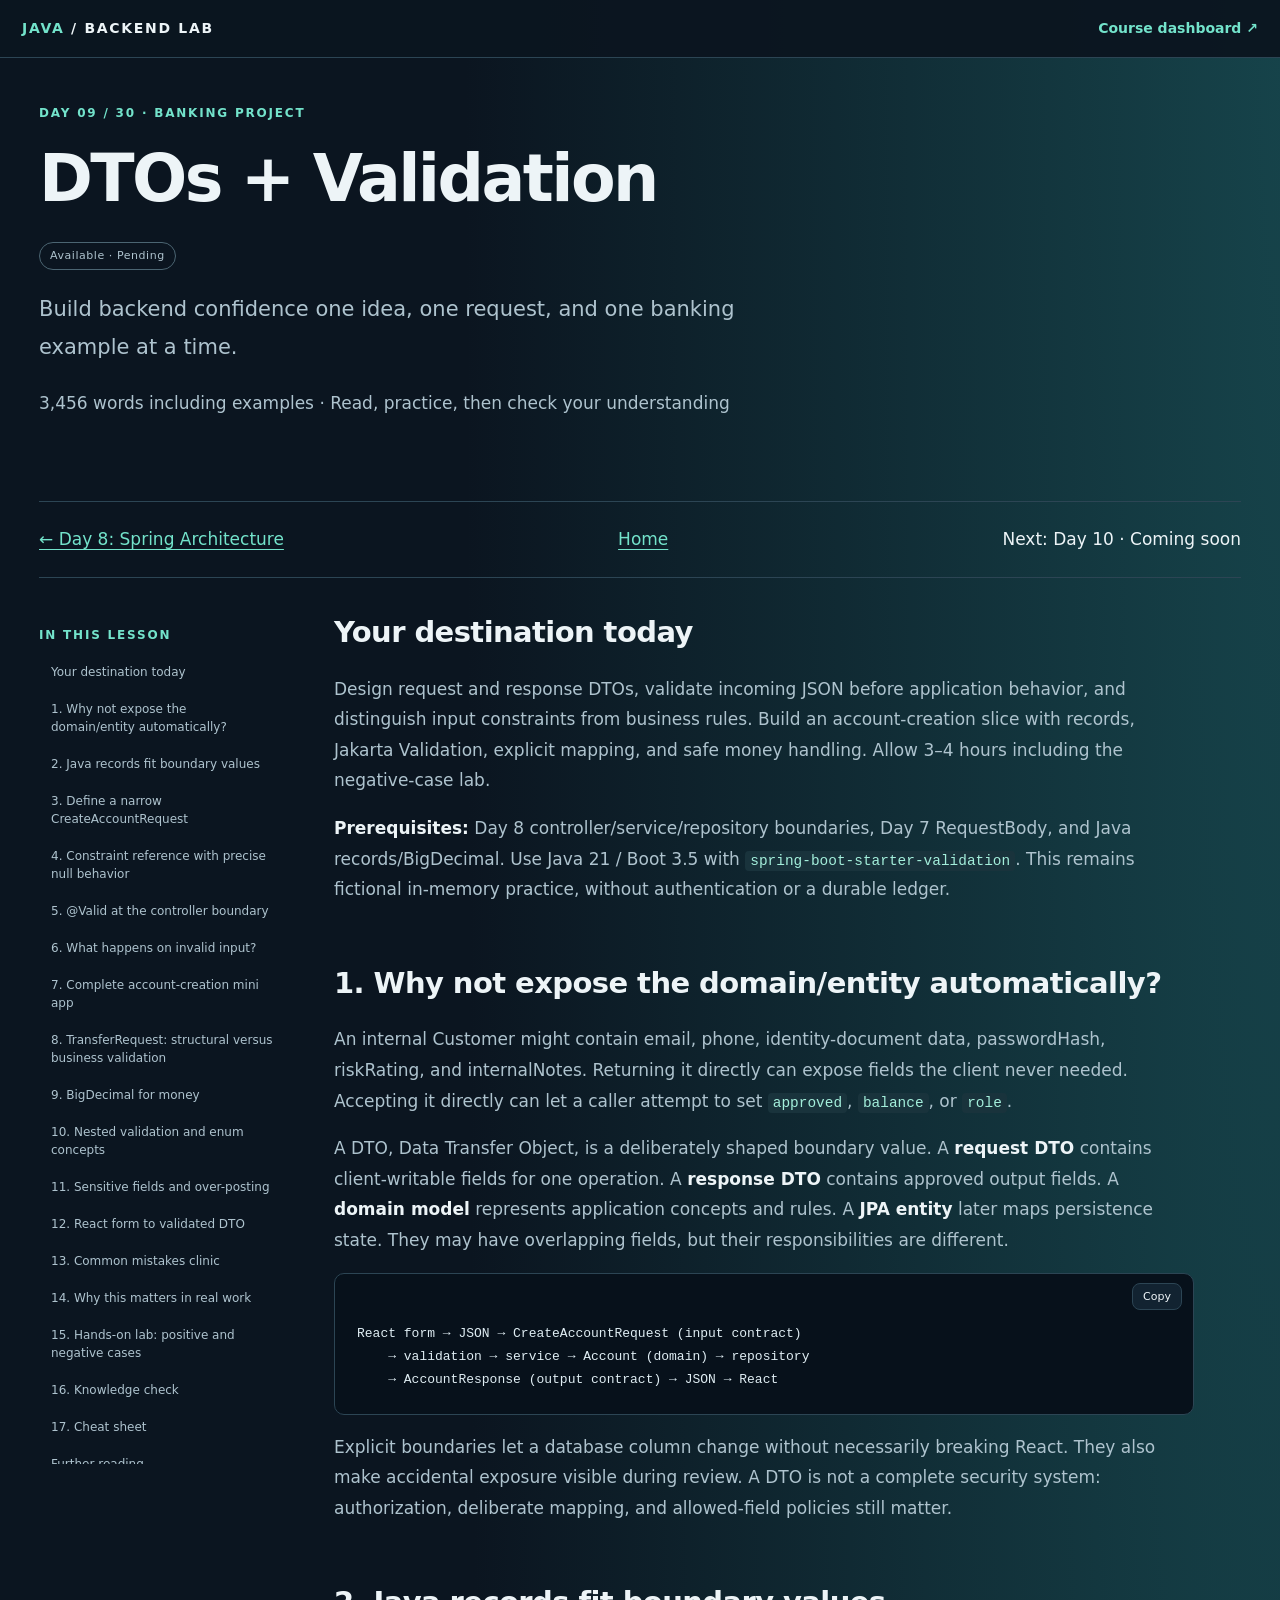
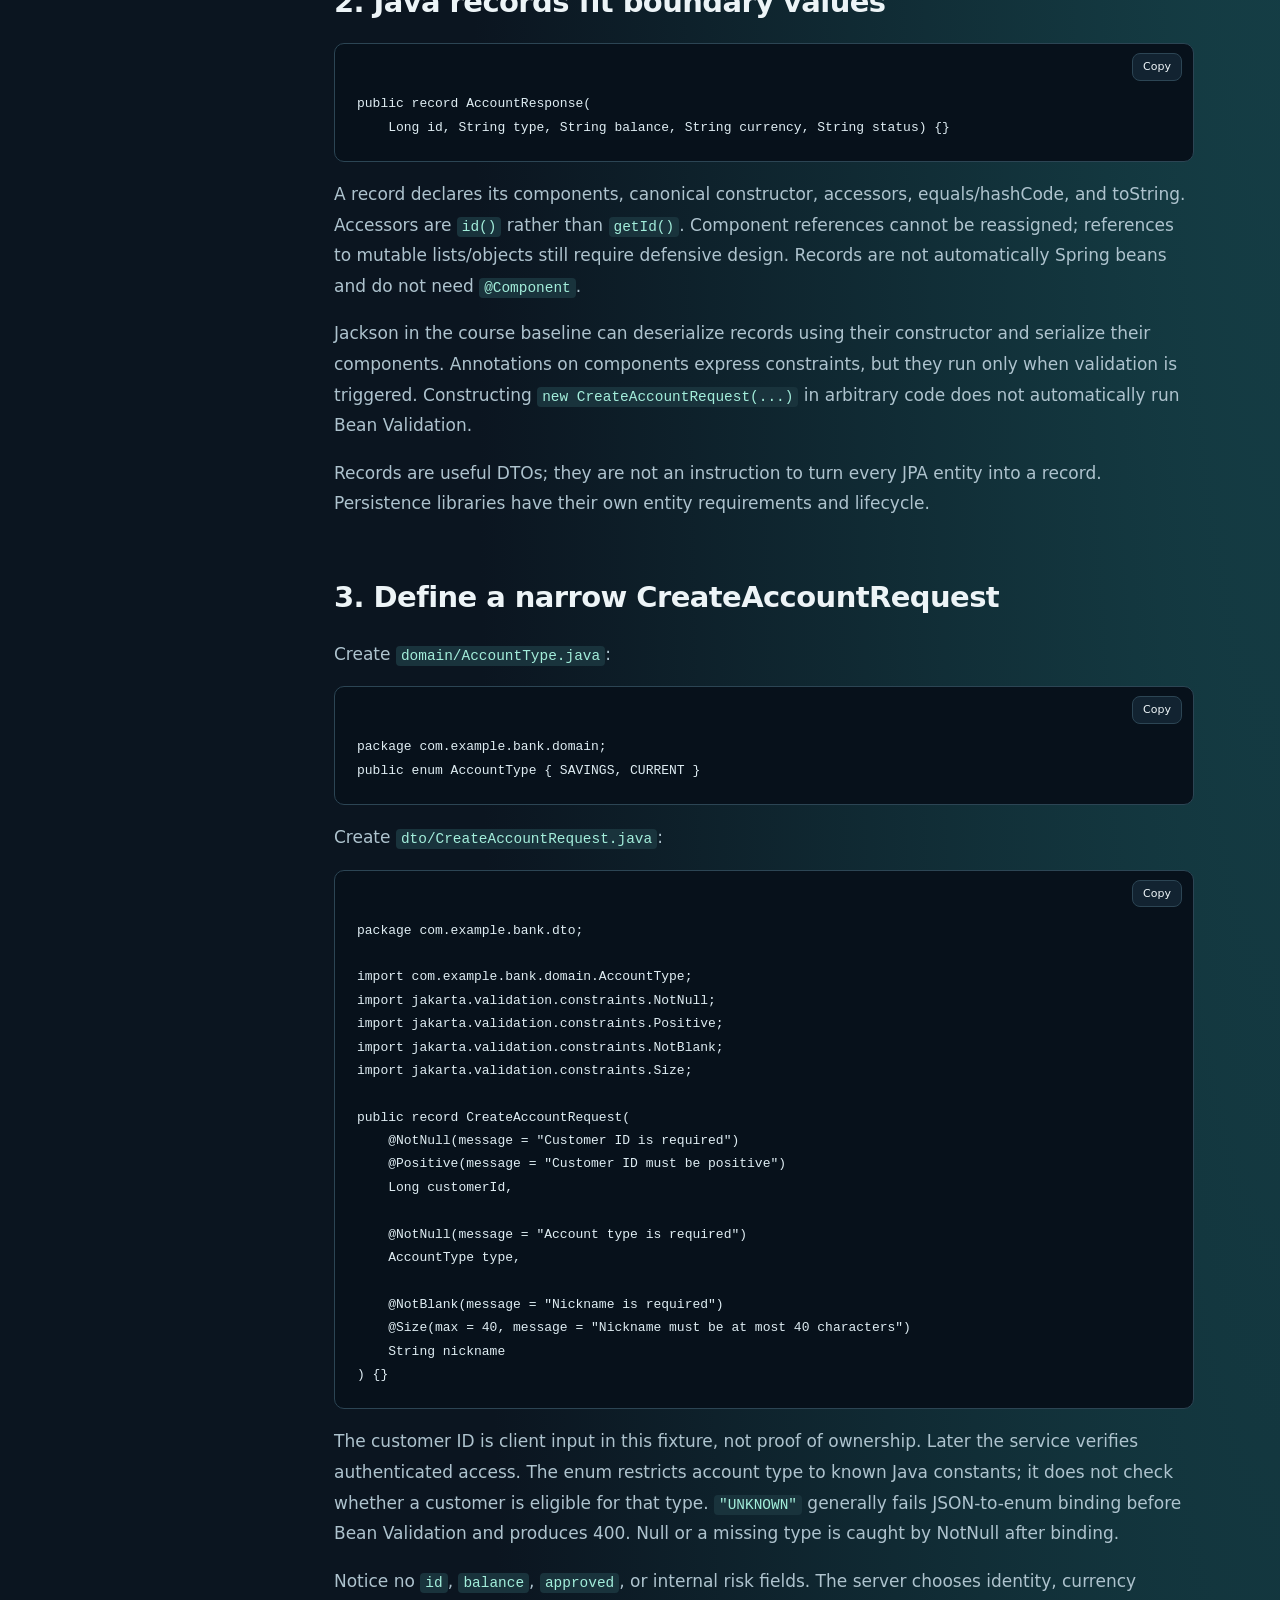
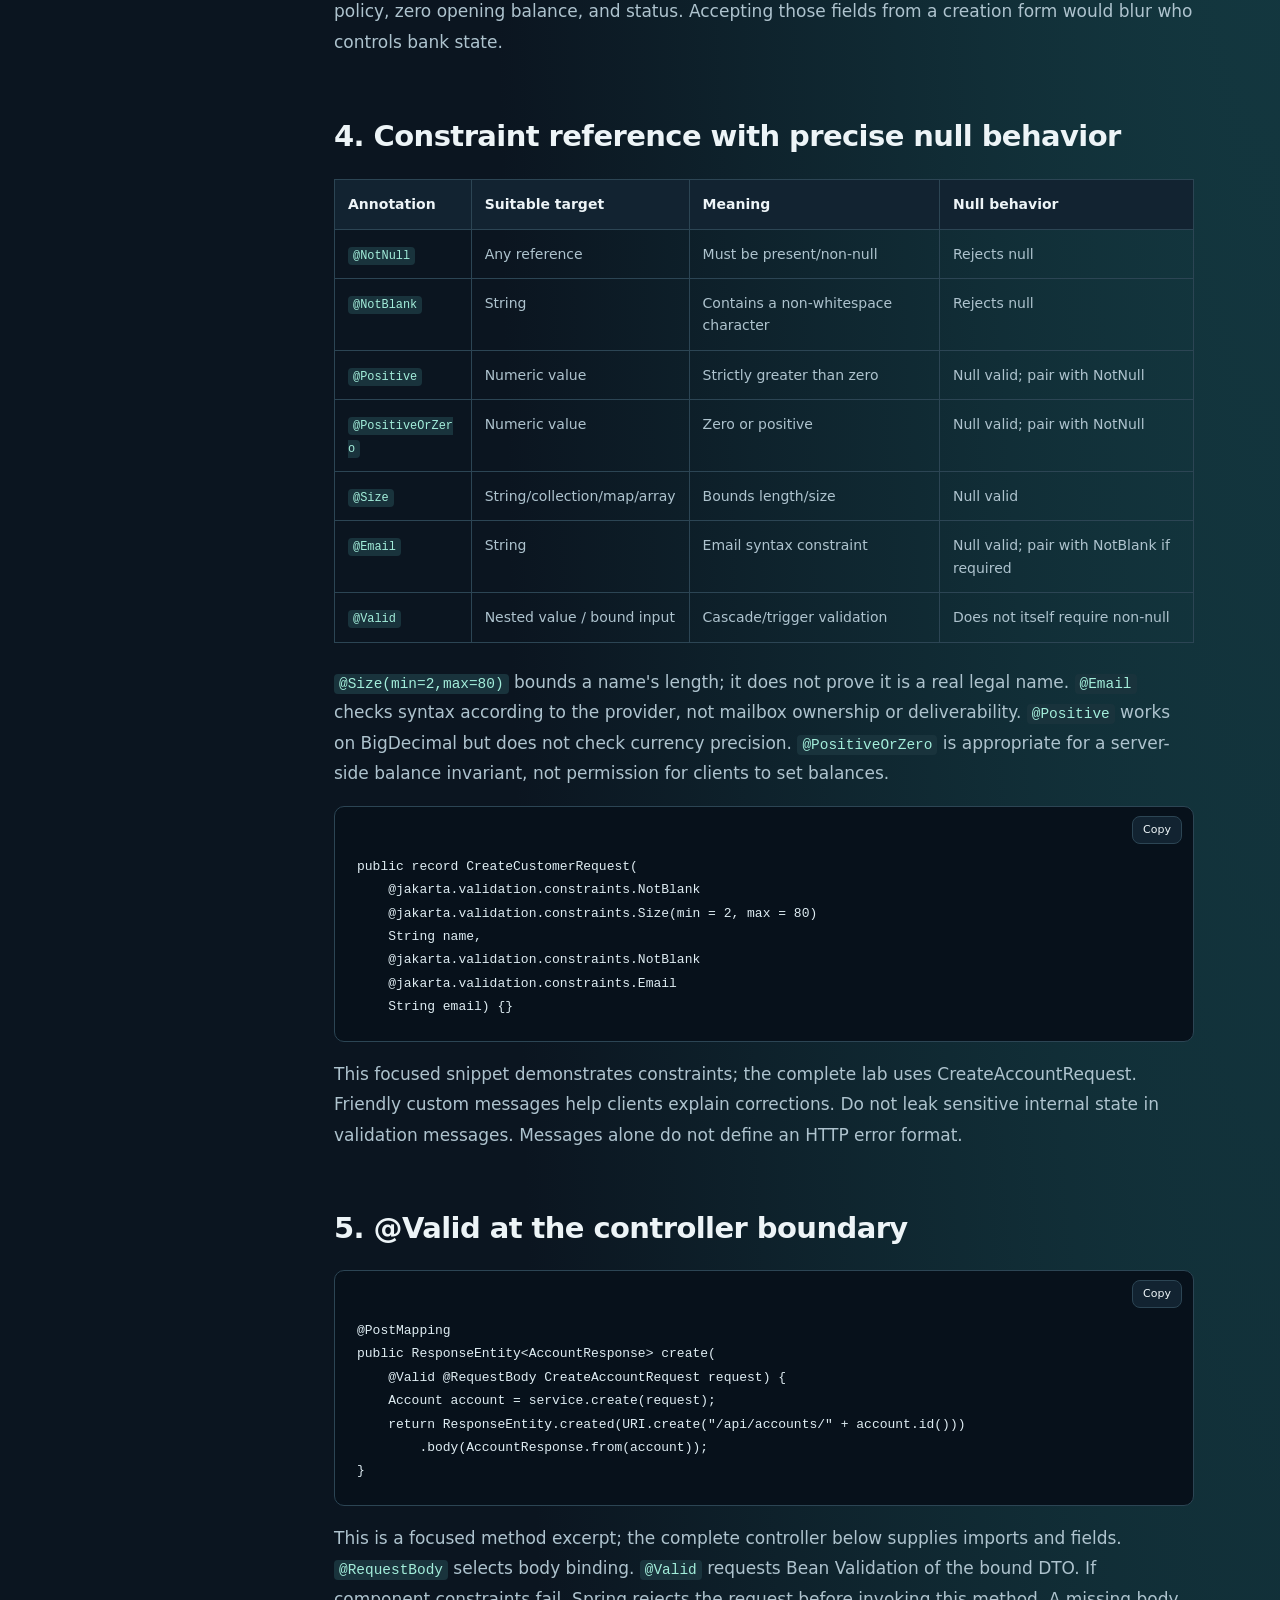
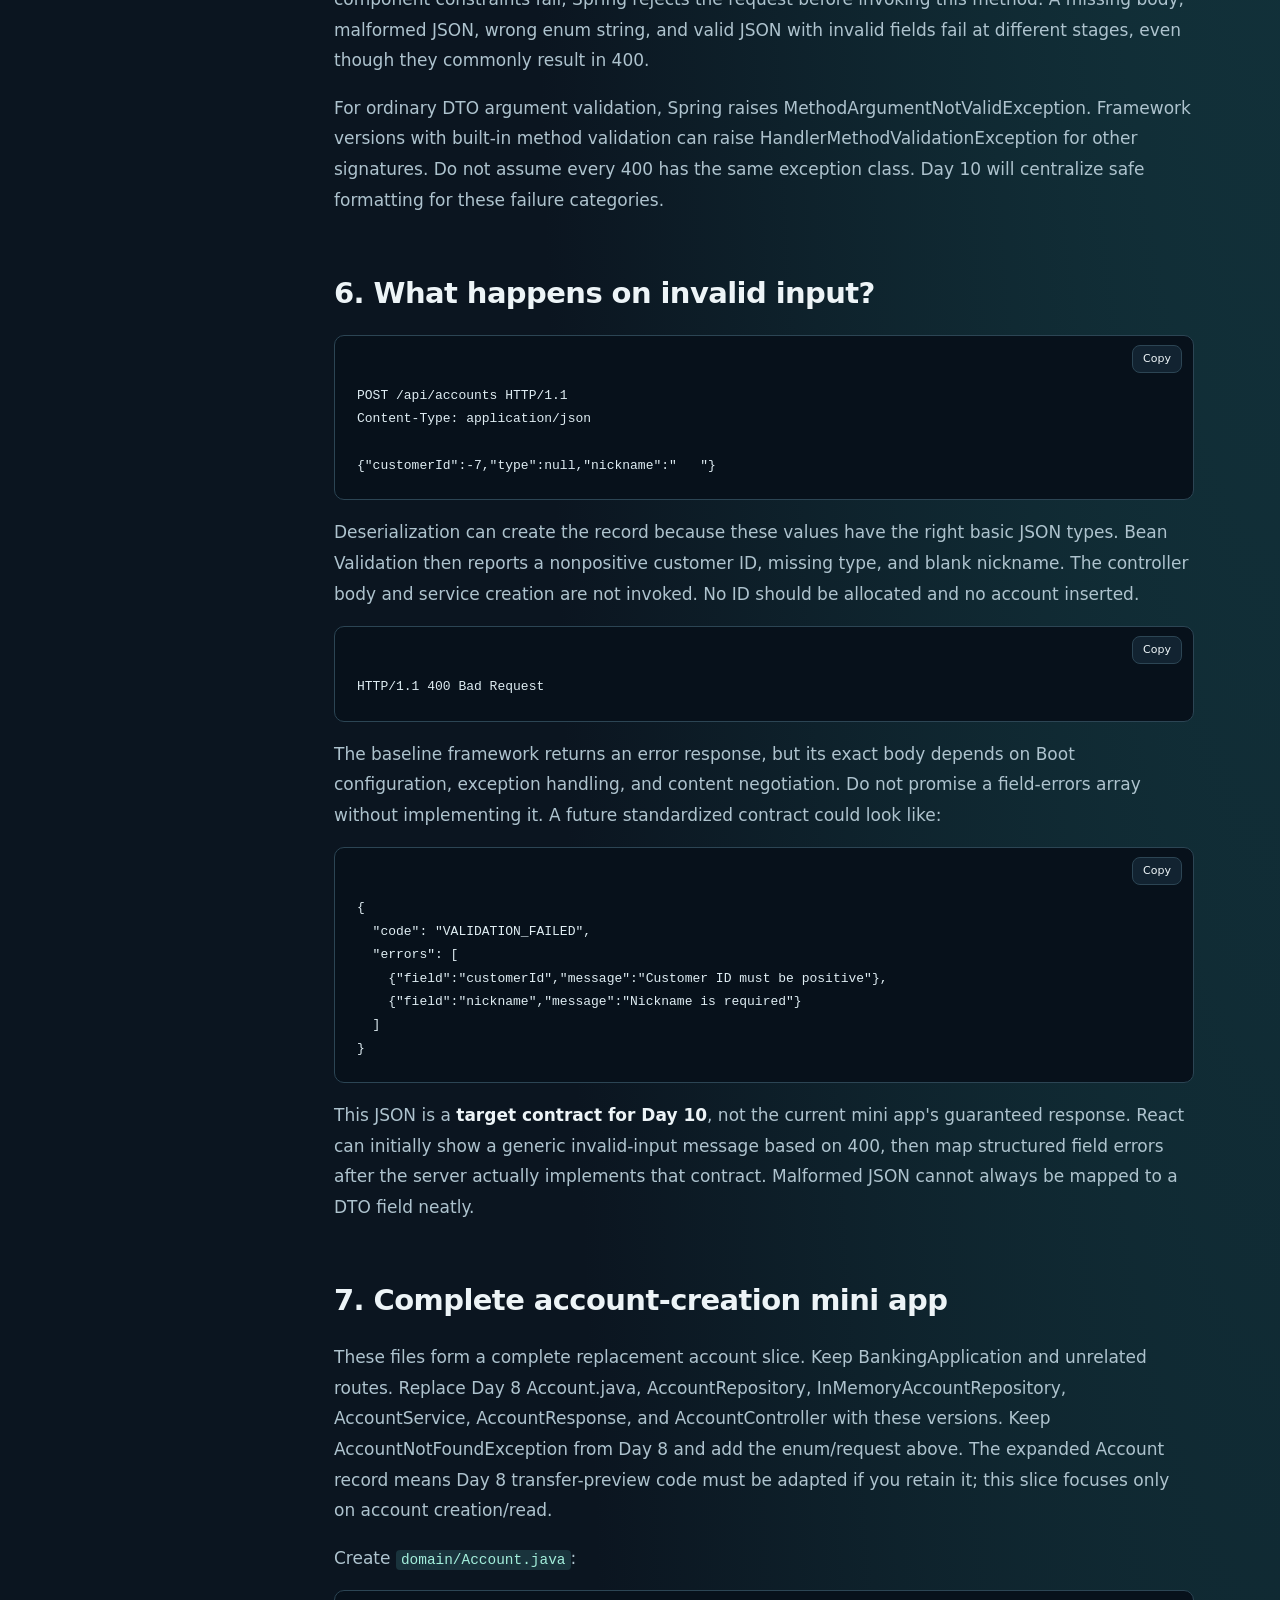
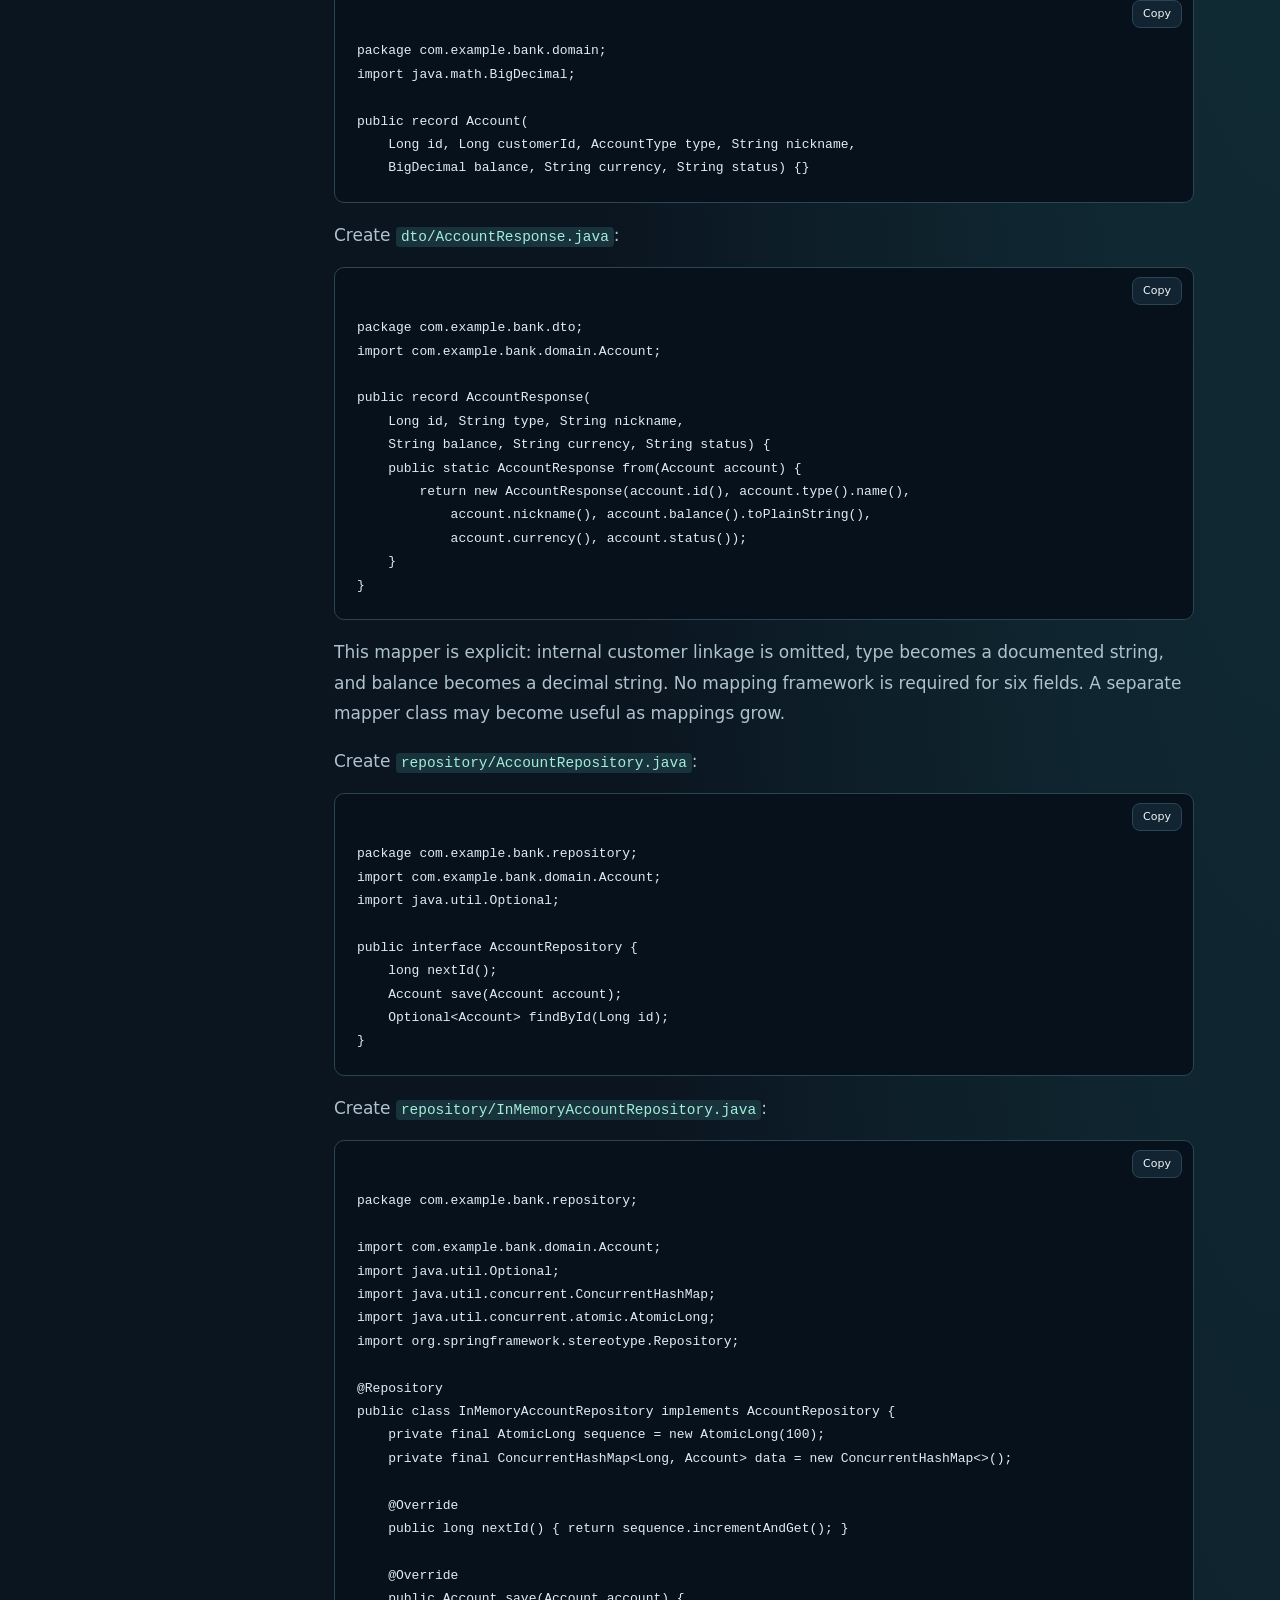
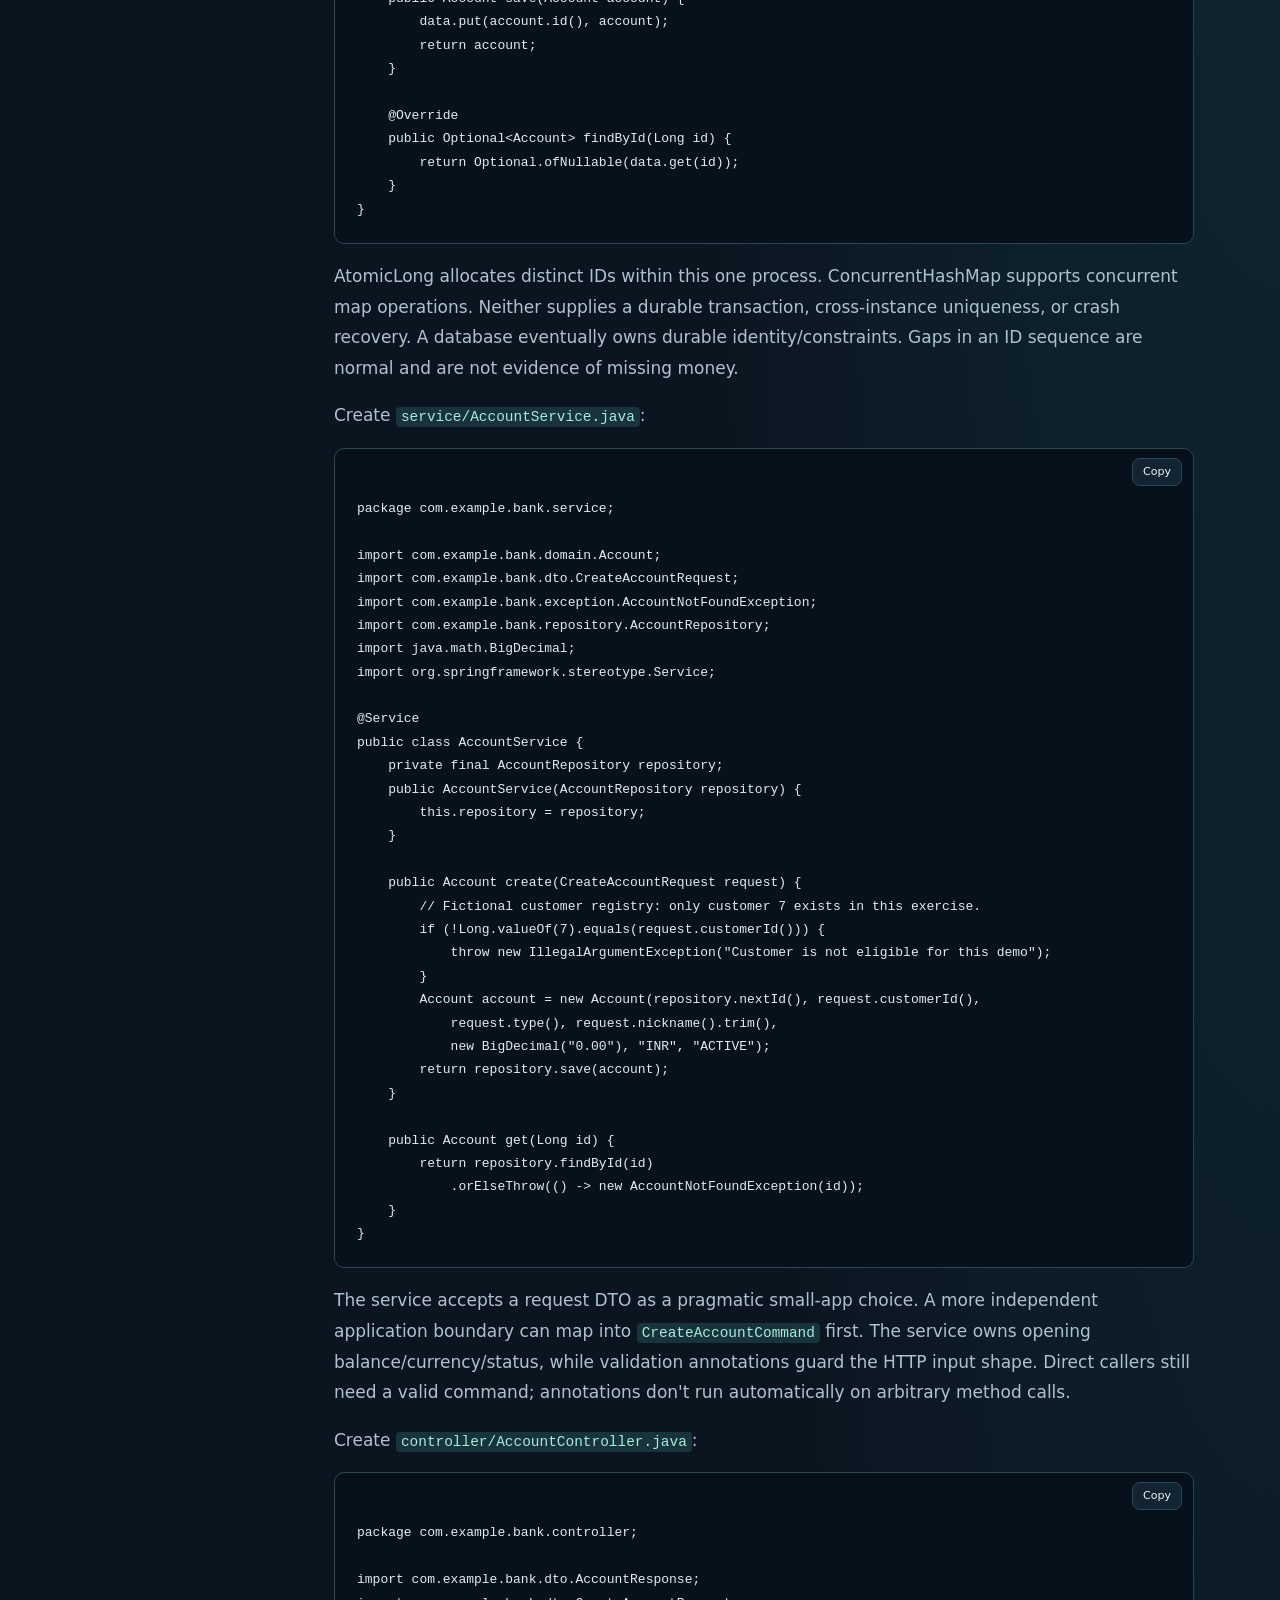
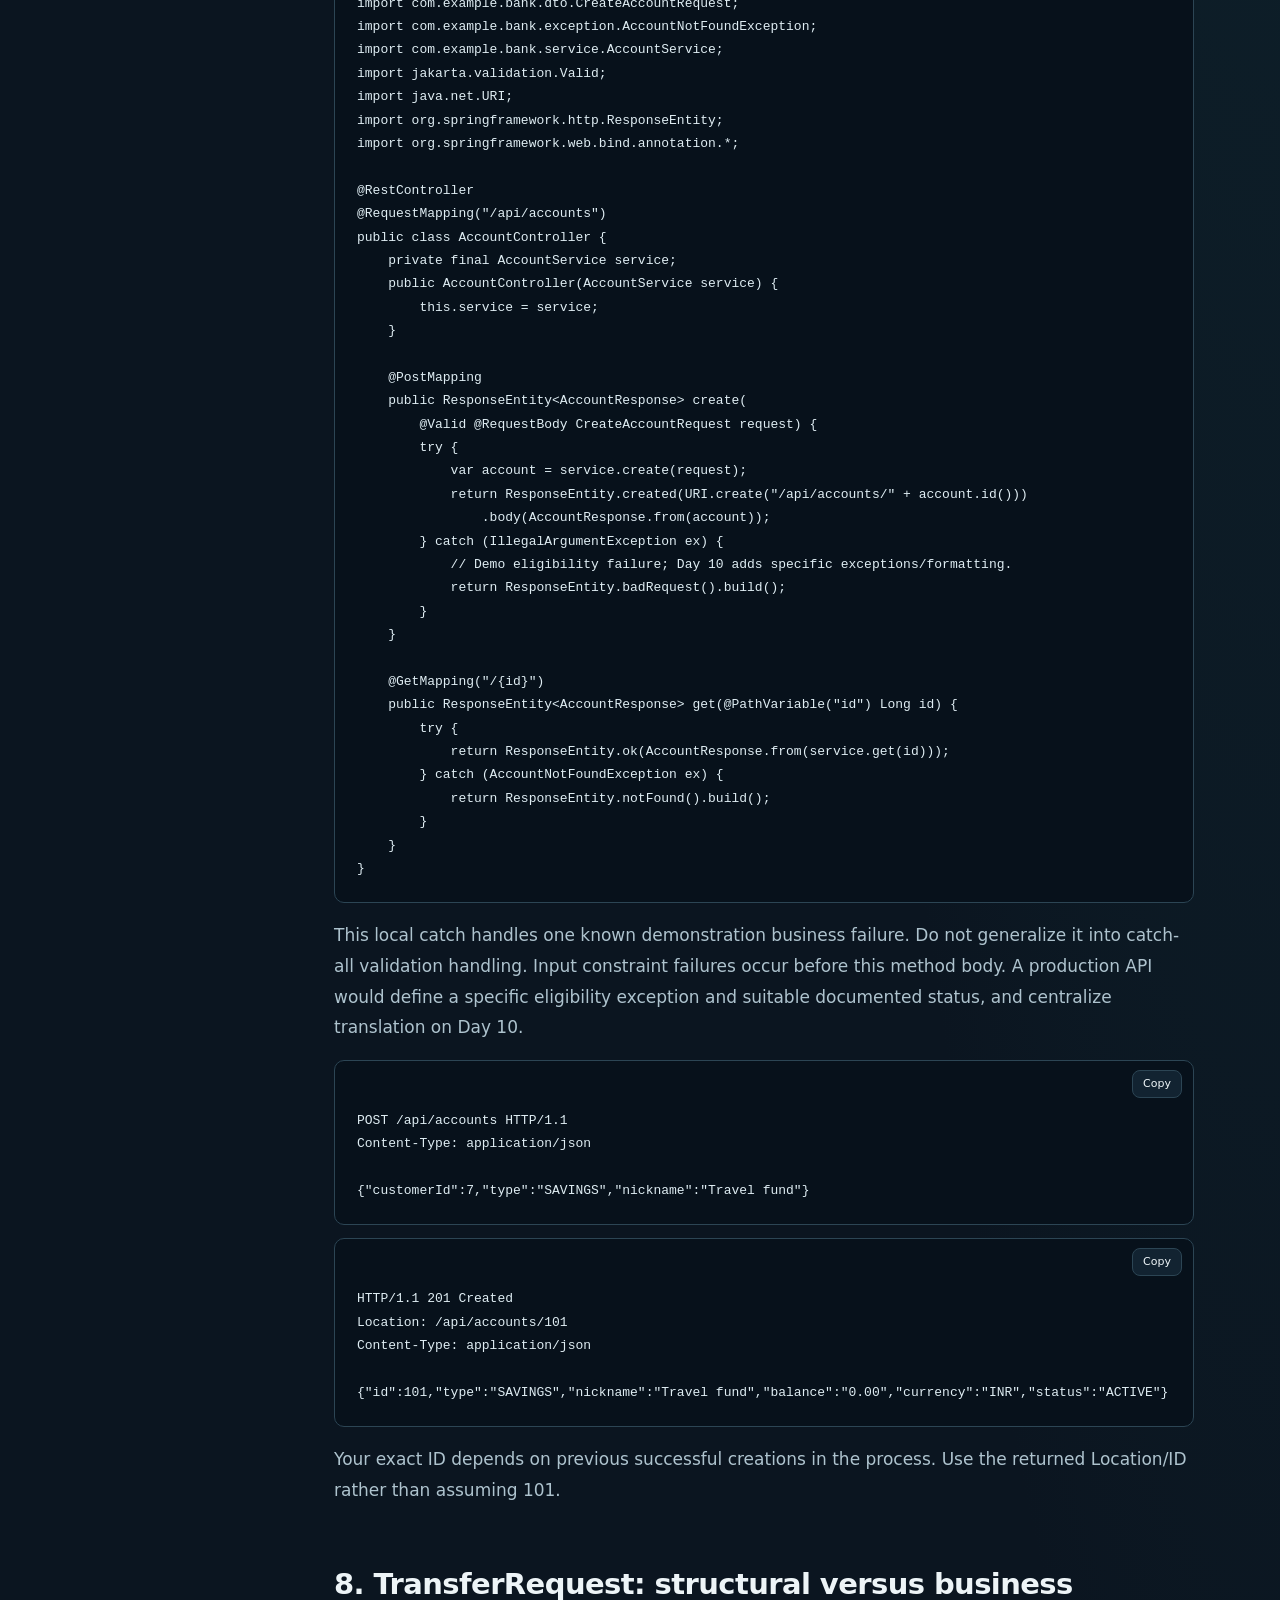
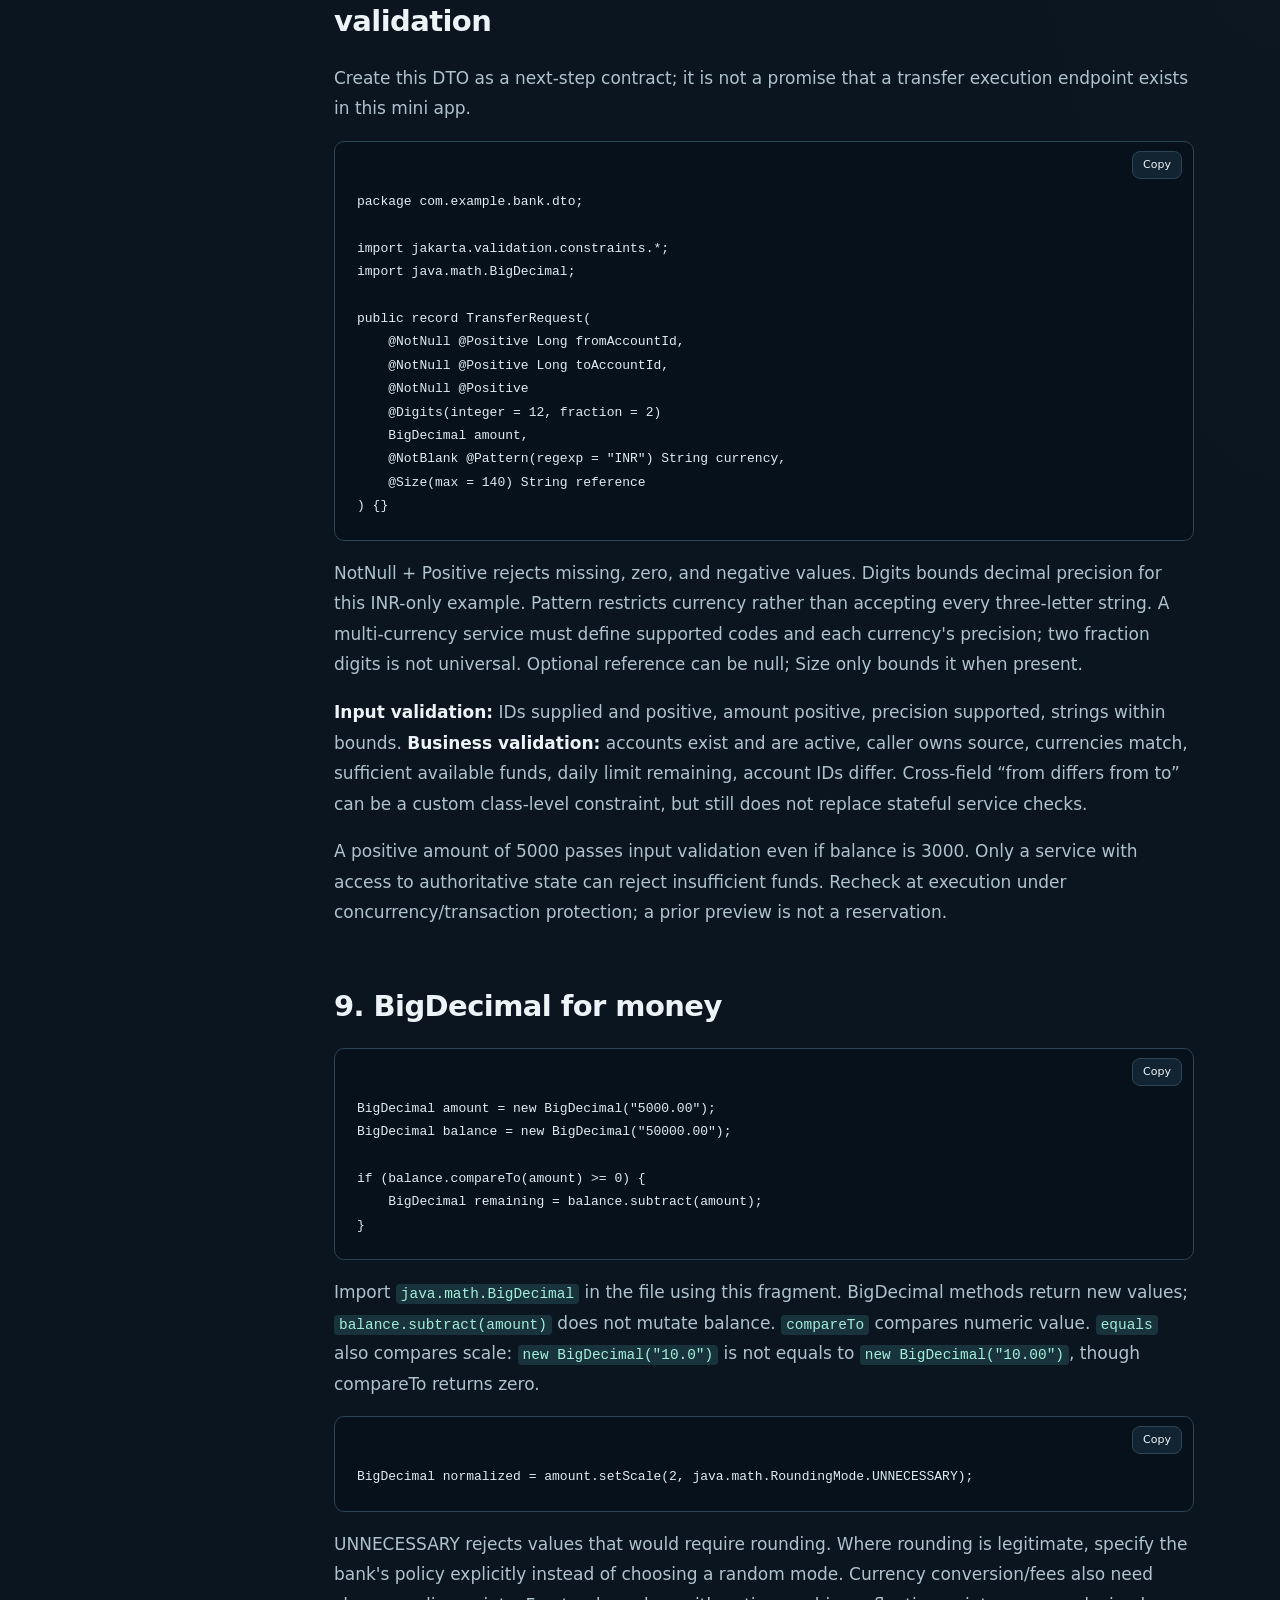
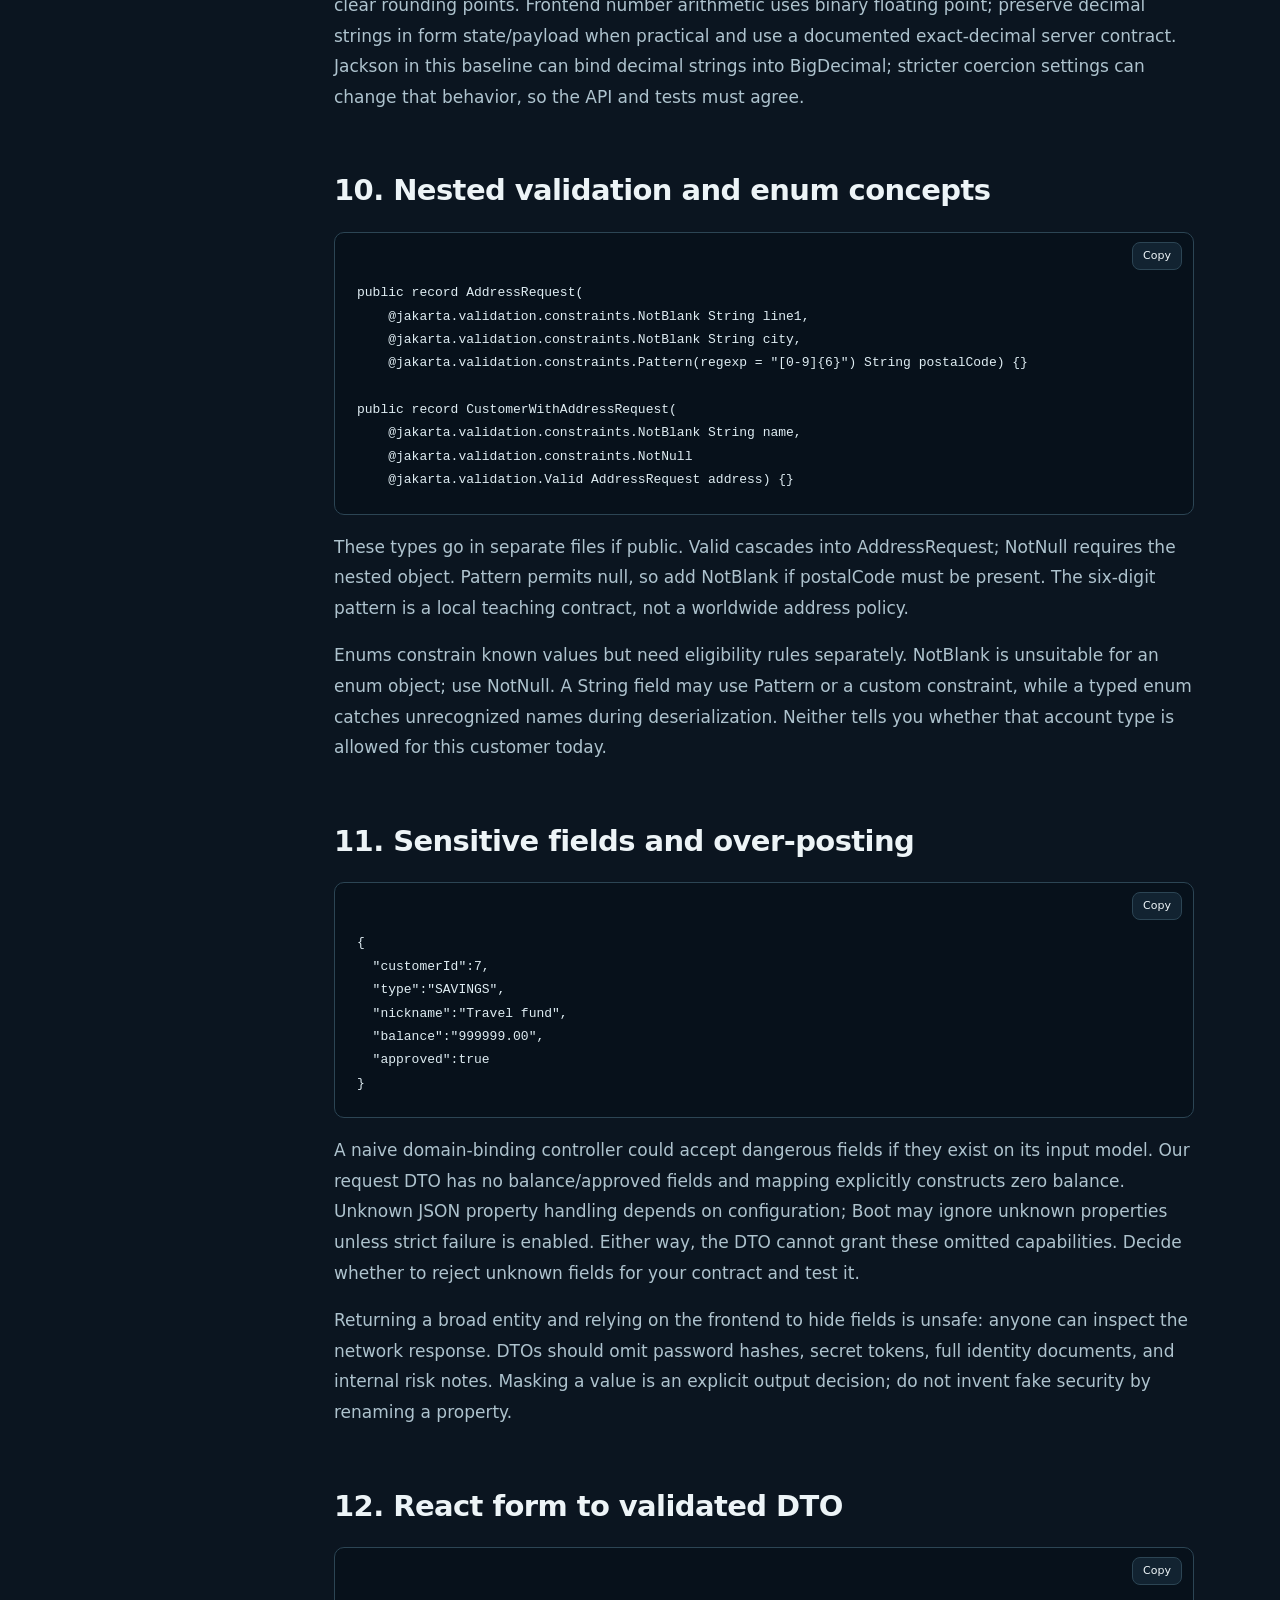
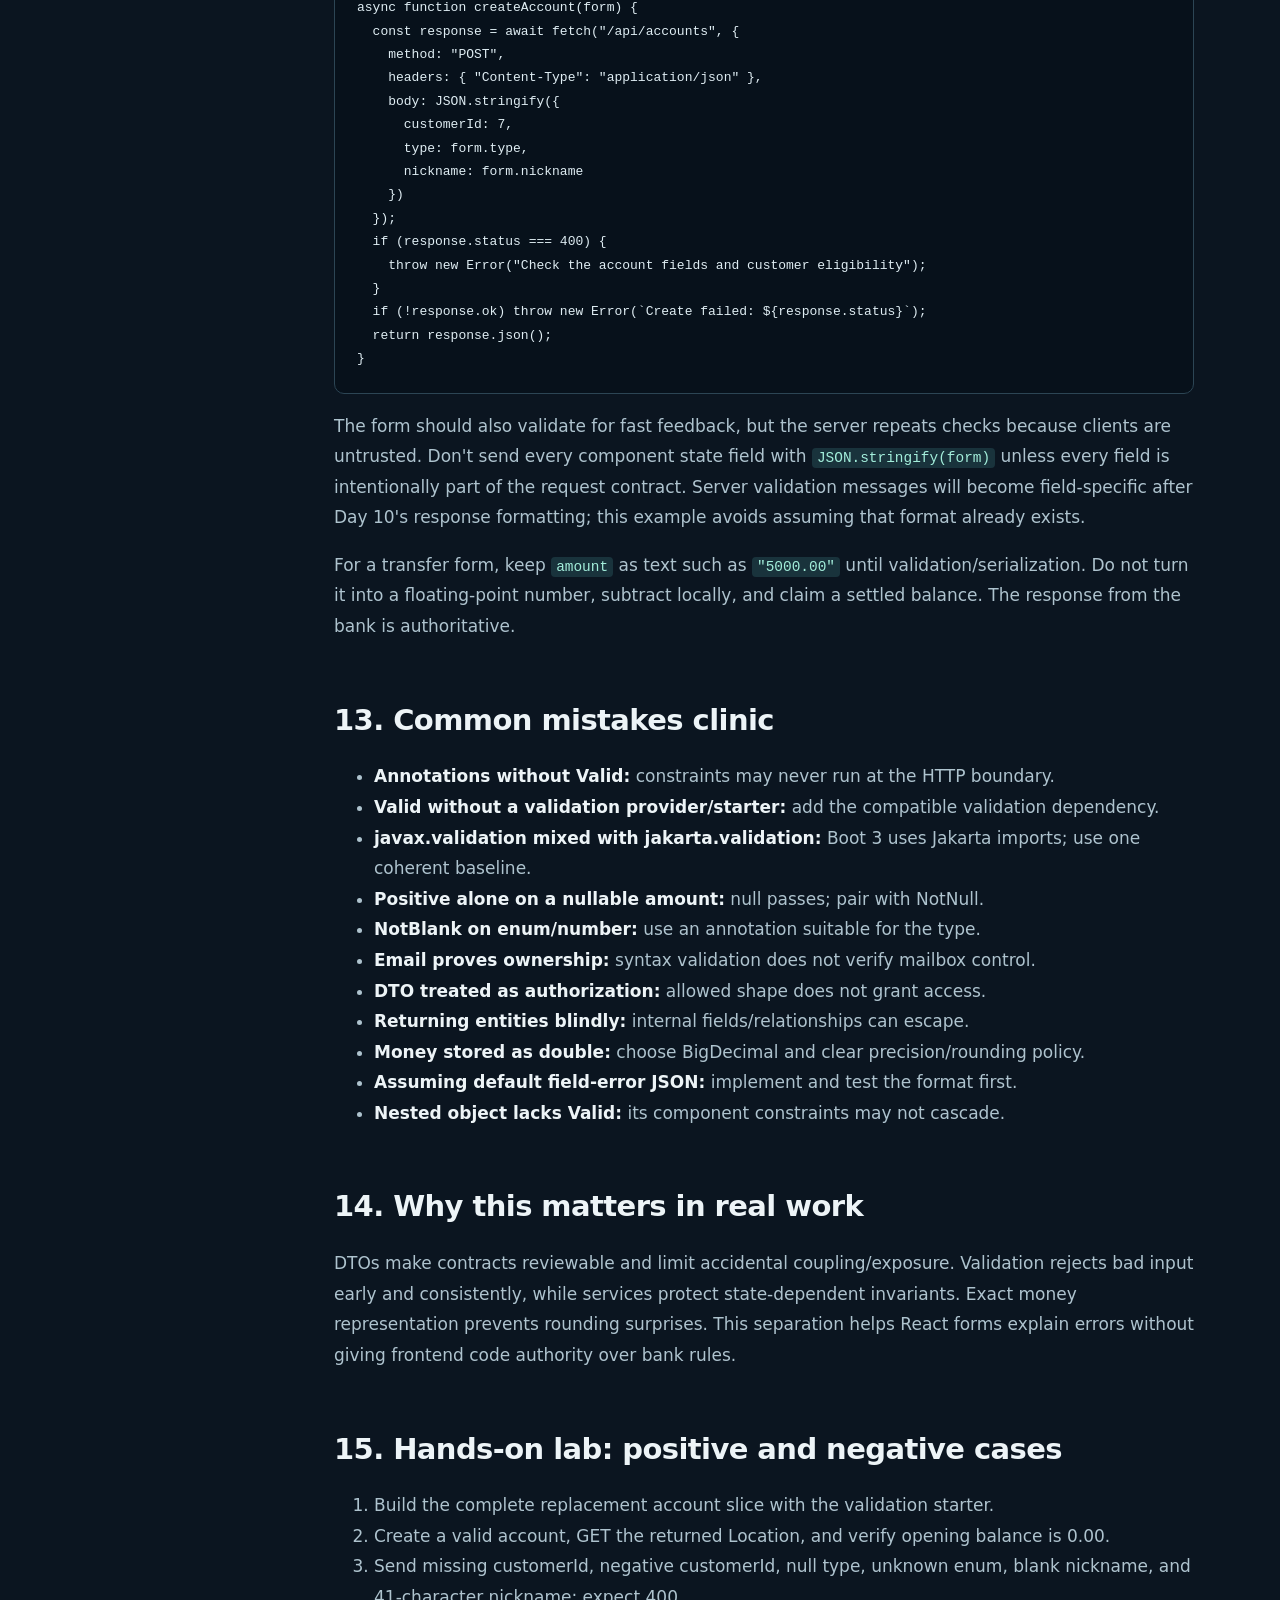
<file: day-9.html>
<!DOCTYPE html><html lang="en"><head><meta charset="utf-8"><meta name="viewport" content="width=device-width,initial-scale=1"><meta name="theme-color" content="#0b1520"><meta name="description" content="Detailed beginner-friendly banking lesson: DTOs + Validation, with Java examples, exercises, quizzes and React connections."><title>Day 9 — DTOs + Validation · Java Backend Lab</title><link rel="stylesheet" href="course.css"><script src="course.js" defer></script></head><body><a class="skip" href="#main">Skip to content</a><header><a class="brand" href="index.html"><b>JAVA</b> / BACKEND LAB</a><a href="index.html#curriculum">Course dashboard ↗</a></header><main id="main" class="wrap"><div class="hero"><div class="eyebrow">Day 09 / 30 · Banking project</div><h1>DTOs + Validation</h1><span class="badge" data-status-day="9">Available · Pending</span><p class="lead">Build backend confidence one idea, one request, and one banking example at a time.</p><p>3,456 words including examples · Read, practice, then check your understanding</p></div><nav class="lesson-nav" aria-label="Lesson navigation"><a href="day-8.html">← Day 8: Spring Architecture</a><a href="index.html">Home</a><span>Next: Day 10 · Coming soon</span></nav><details class="mobile-toc"><summary>Jump to a section</summary><a href="#your-destination-today">Your destination today</a><a href="#1-why-not-expose-the-domain-entity-automatically">1. Why not expose the domain/entity automatically?</a><a href="#2-java-records-fit-boundary-values">2. Java records fit boundary values</a><a href="#3-define-a-narrow-createaccountrequest">3. Define a narrow CreateAccountRequest</a><a href="#4-constraint-reference-with-precise-null-behavior">4. Constraint reference with precise null behavior</a><a href="#5-valid-at-the-controller-boundary">5. @Valid at the controller boundary</a><a href="#6-what-happens-on-invalid-input">6. What happens on invalid input?</a><a href="#7-complete-account-creation-mini-app">7. Complete account-creation mini app</a><a href="#8-transferrequest-structural-versus-business-validation">8. TransferRequest: structural versus business validation</a><a href="#9-bigdecimal-for-money">9. BigDecimal for money</a><a href="#10-nested-validation-and-enum-concepts">10. Nested validation and enum concepts</a><a href="#11-sensitive-fields-and-over-posting">11. Sensitive fields and over-posting</a><a href="#12-react-form-to-validated-dto">12. React form to validated DTO</a><a href="#13-common-mistakes-clinic">13. Common mistakes clinic</a><a href="#14-why-this-matters-in-real-work">14. Why this matters in real work</a><a href="#15-hands-on-lab-positive-and-negative-cases">15. Hands-on lab: positive and negative cases</a><a href="#16-knowledge-check">16. Knowledge check</a><a href="#17-cheat-sheet">17. Cheat sheet</a><a href="#further-reading">Further reading</a></details><div class="lesson-layout"><aside class="toc"><p class="eyebrow">In this lesson</p><nav aria-label="Table of contents"><a href="#your-destination-today">Your destination today</a><a href="#1-why-not-expose-the-domain-entity-automatically">1. Why not expose the domain/entity automatically?</a><a href="#2-java-records-fit-boundary-values">2. Java records fit boundary values</a><a href="#3-define-a-narrow-createaccountrequest">3. Define a narrow CreateAccountRequest</a><a href="#4-constraint-reference-with-precise-null-behavior">4. Constraint reference with precise null behavior</a><a href="#5-valid-at-the-controller-boundary">5. @Valid at the controller boundary</a><a href="#6-what-happens-on-invalid-input">6. What happens on invalid input?</a><a href="#7-complete-account-creation-mini-app">7. Complete account-creation mini app</a><a href="#8-transferrequest-structural-versus-business-validation">8. TransferRequest: structural versus business validation</a><a href="#9-bigdecimal-for-money">9. BigDecimal for money</a><a href="#10-nested-validation-and-enum-concepts">10. Nested validation and enum concepts</a><a href="#11-sensitive-fields-and-over-posting">11. Sensitive fields and over-posting</a><a href="#12-react-form-to-validated-dto">12. React form to validated DTO</a><a href="#13-common-mistakes-clinic">13. Common mistakes clinic</a><a href="#14-why-this-matters-in-real-work">14. Why this matters in real work</a><a href="#15-hands-on-lab-positive-and-negative-cases">15. Hands-on lab: positive and negative cases</a><a href="#16-knowledge-check">16. Knowledge check</a><a href="#17-cheat-sheet">17. Cheat sheet</a><a href="#further-reading">Further reading</a></nav></aside><article><h2 id="your-destination-today">Your destination today</h2>
<p>Design request and response DTOs, validate incoming JSON before application behavior, and distinguish input constraints from business rules. Build an account-creation slice with records, Jakarta Validation, explicit mapping, and safe money handling. Allow 3–4 hours including the negative-case lab.</p>
<p><strong>Prerequisites:</strong> Day 8 controller/service/repository boundaries, Day 7 RequestBody, and Java records/BigDecimal. Use Java 21 / Boot 3.5 with <code>spring-boot-starter-validation</code>. This remains fictional in-memory practice, without authentication or a durable ledger.</p>
<h2 id="1-why-not-expose-the-domain-entity-automatically">1. Why not expose the domain/entity automatically?</h2>
<p>An internal Customer might contain email, phone, identity-document data, passwordHash, riskRating, and internalNotes. Returning it directly can expose fields the client never needed. Accepting it directly can let a caller attempt to set <code>approved</code>, <code>balance</code>, or <code>role</code>.</p>
<p>A DTO, Data Transfer Object, is a deliberately shaped boundary value. A <strong>request DTO</strong> contains client-writable fields for one operation. A <strong>response DTO</strong> contains approved output fields. A <strong>domain model</strong> represents application concepts and rules. A <strong>JPA entity</strong> later maps persistence state. They may have overlapping fields, but their responsibilities are different.</p>
<pre><code class="language-text">React form → JSON → CreateAccountRequest (input contract)
    → validation → service → Account (domain) → repository
    → AccountResponse (output contract) → JSON → React
</code></pre>
<p>Explicit boundaries let a database column change without necessarily breaking React. They also make accidental exposure visible during review. A DTO is not a complete security system: authorization, deliberate mapping, and allowed-field policies still matter.</p>
<h2 id="2-java-records-fit-boundary-values">2. Java records fit boundary values</h2>
<pre><code class="language-java">public record AccountResponse(
    Long id, String type, String balance, String currency, String status) {}
</code></pre>
<p>A record declares its components, canonical constructor, accessors, equals/hashCode, and toString. Accessors are <code>id()</code> rather than <code>getId()</code>. Component references cannot be reassigned; references to mutable lists/objects still require defensive design. Records are not automatically Spring beans and do not need <code>@Component</code>.</p>
<p>Jackson in the course baseline can deserialize records using their constructor and serialize their components. Annotations on components express constraints, but they run only when validation is triggered. Constructing <code>new CreateAccountRequest(...)</code> in arbitrary code does not automatically run Bean Validation.</p>
<p>Records are useful DTOs; they are not an instruction to turn every JPA entity into a record. Persistence libraries have their own entity requirements and lifecycle.</p>
<h2 id="3-define-a-narrow-createaccountrequest">3. Define a narrow CreateAccountRequest</h2>
<p>Create <code>domain/AccountType.java</code>:</p>
<pre><code class="language-java">package com.example.bank.domain;
public enum AccountType { SAVINGS, CURRENT }
</code></pre>
<p>Create <code>dto/CreateAccountRequest.java</code>:</p>
<pre><code class="language-java">package com.example.bank.dto;

import com.example.bank.domain.AccountType;
import jakarta.validation.constraints.NotNull;
import jakarta.validation.constraints.Positive;
import jakarta.validation.constraints.NotBlank;
import jakarta.validation.constraints.Size;

public record CreateAccountRequest(
    @NotNull(message = &quot;Customer ID is required&quot;)
    @Positive(message = &quot;Customer ID must be positive&quot;)
    Long customerId,

    @NotNull(message = &quot;Account type is required&quot;)
    AccountType type,

    @NotBlank(message = &quot;Nickname is required&quot;)
    @Size(max = 40, message = &quot;Nickname must be at most 40 characters&quot;)
    String nickname
) {}
</code></pre>
<p>The customer ID is client input in this fixture, not proof of ownership. Later the service verifies authenticated access. The enum restricts account type to known Java constants; it does not check whether a customer is eligible for that type. <code>"UNKNOWN"</code> generally fails JSON-to-enum binding before Bean Validation and produces 400. Null or a missing type is caught by NotNull after binding.</p>
<p>Notice no <code>id</code>, <code>balance</code>, <code>approved</code>, or internal risk fields. The server chooses identity, currency policy, zero opening balance, and status. Accepting those fields from a creation form would blur who controls bank state.</p>
<h2 id="4-constraint-reference-with-precise-null-behavior">4. Constraint reference with precise null behavior</h2>
<div class="table-scroll"><table>
<thead>
<tr>
<th>Annotation</th>
<th>Suitable target</th>
<th>Meaning</th>
<th>Null behavior</th>
</tr>
</thead>
<tbody>
<tr>
<td><code>@NotNull</code></td>
<td>Any reference</td>
<td>Must be present/non-null</td>
<td>Rejects null</td>
</tr>
<tr>
<td><code>@NotBlank</code></td>
<td>String</td>
<td>Contains a non-whitespace character</td>
<td>Rejects null</td>
</tr>
<tr>
<td><code>@Positive</code></td>
<td>Numeric value</td>
<td>Strictly greater than zero</td>
<td>Null valid; pair with NotNull</td>
</tr>
<tr>
<td><code>@PositiveOrZero</code></td>
<td>Numeric value</td>
<td>Zero or positive</td>
<td>Null valid; pair with NotNull</td>
</tr>
<tr>
<td><code>@Size</code></td>
<td>String/collection/map/array</td>
<td>Bounds length/size</td>
<td>Null valid</td>
</tr>
<tr>
<td><code>@Email</code></td>
<td>String</td>
<td>Email syntax constraint</td>
<td>Null valid; pair with NotBlank if required</td>
</tr>
<tr>
<td><code>@Valid</code></td>
<td>Nested value / bound input</td>
<td>Cascade/trigger validation</td>
<td>Does not itself require non-null</td>
</tr>
</tbody>
</table></div>
<p><code>@Size(min=2,max=80)</code> bounds a name's length; it does not prove it is a real legal name. <code>@Email</code> checks syntax according to the provider, not mailbox ownership or deliverability. <code>@Positive</code> works on BigDecimal but does not check currency precision. <code>@PositiveOrZero</code> is appropriate for a server-side balance invariant, not permission for clients to set balances.</p>
<pre><code class="language-java">public record CreateCustomerRequest(
    @jakarta.validation.constraints.NotBlank
    @jakarta.validation.constraints.Size(min = 2, max = 80)
    String name,
    @jakarta.validation.constraints.NotBlank
    @jakarta.validation.constraints.Email
    String email) {}
</code></pre>
<p>This focused snippet demonstrates constraints; the complete lab uses CreateAccountRequest. Friendly custom messages help clients explain corrections. Do not leak sensitive internal state in validation messages. Messages alone do not define an HTTP error format.</p>
<h2 id="5-valid-at-the-controller-boundary">5. @Valid at the controller boundary</h2>
<pre><code class="language-java">@PostMapping
public ResponseEntity&lt;AccountResponse&gt; create(
    @Valid @RequestBody CreateAccountRequest request) {
    Account account = service.create(request);
    return ResponseEntity.created(URI.create(&quot;/api/accounts/&quot; + account.id()))
        .body(AccountResponse.from(account));
}
</code></pre>
<p>This is a focused method excerpt; the complete controller below supplies imports and fields. <code>@RequestBody</code> selects body binding. <code>@Valid</code> requests Bean Validation of the bound DTO. If component constraints fail, Spring rejects the request before invoking this method. A missing body, malformed JSON, wrong enum string, and valid JSON with invalid fields fail at different stages, even though they commonly result in 400.</p>
<p>For ordinary DTO argument validation, Spring raises MethodArgumentNotValidException. Framework versions with built-in method validation can raise HandlerMethodValidationException for other signatures. Do not assume every 400 has the same exception class. Day 10 will centralize safe formatting for these failure categories.</p>
<h2 id="6-what-happens-on-invalid-input">6. What happens on invalid input?</h2>
<pre><code class="language-http">POST /api/accounts HTTP/1.1
Content-Type: application/json

{&quot;customerId&quot;:-7,&quot;type&quot;:null,&quot;nickname&quot;:&quot;   &quot;}
</code></pre>
<p>Deserialization can create the record because these values have the right basic JSON types. Bean Validation then reports a nonpositive customer ID, missing type, and blank nickname. The controller body and service creation are not invoked. No ID should be allocated and no account inserted.</p>
<pre><code class="language-http">HTTP/1.1 400 Bad Request
</code></pre>
<p>The baseline framework returns an error response, but its exact body depends on Boot configuration, exception handling, and content negotiation. Do not promise a field-errors array without implementing it. A future standardized contract could look like:</p>
<pre><code class="language-json">{
  &quot;code&quot;: &quot;VALIDATION_FAILED&quot;,
  &quot;errors&quot;: [
    {&quot;field&quot;:&quot;customerId&quot;,&quot;message&quot;:&quot;Customer ID must be positive&quot;},
    {&quot;field&quot;:&quot;nickname&quot;,&quot;message&quot;:&quot;Nickname is required&quot;}
  ]
}
</code></pre>
<p>This JSON is a <strong>target contract for Day 10</strong>, not the current mini app's guaranteed response. React can initially show a generic invalid-input message based on 400, then map structured field errors after the server actually implements that contract. Malformed JSON cannot always be mapped to a DTO field neatly.</p>
<h2 id="7-complete-account-creation-mini-app">7. Complete account-creation mini app</h2>
<p>These files form a complete replacement account slice. Keep BankingApplication and unrelated routes. Replace Day 8 Account.java, AccountRepository, InMemoryAccountRepository, AccountService, AccountResponse, and AccountController with these versions. Keep AccountNotFoundException from Day 8 and add the enum/request above. The expanded Account record means Day 8 transfer-preview code must be adapted if you retain it; this slice focuses only on account creation/read.</p>
<p>Create <code>domain/Account.java</code>:</p>
<pre><code class="language-java">package com.example.bank.domain;
import java.math.BigDecimal;

public record Account(
    Long id, Long customerId, AccountType type, String nickname,
    BigDecimal balance, String currency, String status) {}
</code></pre>
<p>Create <code>dto/AccountResponse.java</code>:</p>
<pre><code class="language-java">package com.example.bank.dto;
import com.example.bank.domain.Account;

public record AccountResponse(
    Long id, String type, String nickname,
    String balance, String currency, String status) {
    public static AccountResponse from(Account account) {
        return new AccountResponse(account.id(), account.type().name(),
            account.nickname(), account.balance().toPlainString(),
            account.currency(), account.status());
    }
}
</code></pre>
<p>This mapper is explicit: internal customer linkage is omitted, type becomes a documented string, and balance becomes a decimal string. No mapping framework is required for six fields. A separate mapper class may become useful as mappings grow.</p>
<p>Create <code>repository/AccountRepository.java</code>:</p>
<pre><code class="language-java">package com.example.bank.repository;
import com.example.bank.domain.Account;
import java.util.Optional;

public interface AccountRepository {
    long nextId();
    Account save(Account account);
    Optional&lt;Account&gt; findById(Long id);
}
</code></pre>
<p>Create <code>repository/InMemoryAccountRepository.java</code>:</p>
<pre><code class="language-java">package com.example.bank.repository;

import com.example.bank.domain.Account;
import java.util.Optional;
import java.util.concurrent.ConcurrentHashMap;
import java.util.concurrent.atomic.AtomicLong;
import org.springframework.stereotype.Repository;

@Repository
public class InMemoryAccountRepository implements AccountRepository {
    private final AtomicLong sequence = new AtomicLong(100);
    private final ConcurrentHashMap&lt;Long, Account&gt; data = new ConcurrentHashMap&lt;&gt;();

    @Override
    public long nextId() { return sequence.incrementAndGet(); }

    @Override
    public Account save(Account account) {
        data.put(account.id(), account);
        return account;
    }

    @Override
    public Optional&lt;Account&gt; findById(Long id) {
        return Optional.ofNullable(data.get(id));
    }
}
</code></pre>
<p>AtomicLong allocates distinct IDs within this one process. ConcurrentHashMap supports concurrent map operations. Neither supplies a durable transaction, cross-instance uniqueness, or crash recovery. A database eventually owns durable identity/constraints. Gaps in an ID sequence are normal and are not evidence of missing money.</p>
<p>Create <code>service/AccountService.java</code>:</p>
<pre><code class="language-java">package com.example.bank.service;

import com.example.bank.domain.Account;
import com.example.bank.dto.CreateAccountRequest;
import com.example.bank.exception.AccountNotFoundException;
import com.example.bank.repository.AccountRepository;
import java.math.BigDecimal;
import org.springframework.stereotype.Service;

@Service
public class AccountService {
    private final AccountRepository repository;
    public AccountService(AccountRepository repository) {
        this.repository = repository;
    }

    public Account create(CreateAccountRequest request) {
        // Fictional customer registry: only customer 7 exists in this exercise.
        if (!Long.valueOf(7).equals(request.customerId())) {
            throw new IllegalArgumentException(&quot;Customer is not eligible for this demo&quot;);
        }
        Account account = new Account(repository.nextId(), request.customerId(),
            request.type(), request.nickname().trim(),
            new BigDecimal(&quot;0.00&quot;), &quot;INR&quot;, &quot;ACTIVE&quot;);
        return repository.save(account);
    }

    public Account get(Long id) {
        return repository.findById(id)
            .orElseThrow(() -&gt; new AccountNotFoundException(id));
    }
}
</code></pre>
<p>The service accepts a request DTO as a pragmatic small-app choice. A more independent application boundary can map into <code>CreateAccountCommand</code> first. The service owns opening balance/currency/status, while validation annotations guard the HTTP input shape. Direct callers still need a valid command; annotations don't run automatically on arbitrary method calls.</p>
<p>Create <code>controller/AccountController.java</code>:</p>
<pre><code class="language-java">package com.example.bank.controller;

import com.example.bank.dto.AccountResponse;
import com.example.bank.dto.CreateAccountRequest;
import com.example.bank.exception.AccountNotFoundException;
import com.example.bank.service.AccountService;
import jakarta.validation.Valid;
import java.net.URI;
import org.springframework.http.ResponseEntity;
import org.springframework.web.bind.annotation.*;

@RestController
@RequestMapping(&quot;/api/accounts&quot;)
public class AccountController {
    private final AccountService service;
    public AccountController(AccountService service) {
        this.service = service;
    }

    @PostMapping
    public ResponseEntity&lt;AccountResponse&gt; create(
        @Valid @RequestBody CreateAccountRequest request) {
        try {
            var account = service.create(request);
            return ResponseEntity.created(URI.create(&quot;/api/accounts/&quot; + account.id()))
                .body(AccountResponse.from(account));
        } catch (IllegalArgumentException ex) {
            // Demo eligibility failure; Day 10 adds specific exceptions/formatting.
            return ResponseEntity.badRequest().build();
        }
    }

    @GetMapping(&quot;/{id}&quot;)
    public ResponseEntity&lt;AccountResponse&gt; get(@PathVariable(&quot;id&quot;) Long id) {
        try {
            return ResponseEntity.ok(AccountResponse.from(service.get(id)));
        } catch (AccountNotFoundException ex) {
            return ResponseEntity.notFound().build();
        }
    }
}
</code></pre>
<p>This local catch handles one known demonstration business failure. Do not generalize it into catch-all validation handling. Input constraint failures occur before this method body. A production API would define a specific eligibility exception and suitable documented status, and centralize translation on Day 10.</p>
<pre><code class="language-http">POST /api/accounts HTTP/1.1
Content-Type: application/json

{&quot;customerId&quot;:7,&quot;type&quot;:&quot;SAVINGS&quot;,&quot;nickname&quot;:&quot;Travel fund&quot;}
</code></pre>
<pre><code class="language-http">HTTP/1.1 201 Created
Location: /api/accounts/101
Content-Type: application/json

{&quot;id&quot;:101,&quot;type&quot;:&quot;SAVINGS&quot;,&quot;nickname&quot;:&quot;Travel fund&quot;,&quot;balance&quot;:&quot;0.00&quot;,&quot;currency&quot;:&quot;INR&quot;,&quot;status&quot;:&quot;ACTIVE&quot;}
</code></pre>
<p>Your exact ID depends on previous successful creations in the process. Use the returned Location/ID rather than assuming 101.</p>
<h2 id="8-transferrequest-structural-versus-business-validation">8. TransferRequest: structural versus business validation</h2>
<p>Create this DTO as a next-step contract; it is not a promise that a transfer execution endpoint exists in this mini app.</p>
<pre><code class="language-java">package com.example.bank.dto;

import jakarta.validation.constraints.*;
import java.math.BigDecimal;

public record TransferRequest(
    @NotNull @Positive Long fromAccountId,
    @NotNull @Positive Long toAccountId,
    @NotNull @Positive
    @Digits(integer = 12, fraction = 2)
    BigDecimal amount,
    @NotBlank @Pattern(regexp = &quot;INR&quot;) String currency,
    @Size(max = 140) String reference
) {}
</code></pre>
<p>NotNull + Positive rejects missing, zero, and negative values. Digits bounds decimal precision for this INR-only example. Pattern restricts currency rather than accepting every three-letter string. A multi-currency service must define supported codes and each currency's precision; two fraction digits is not universal. Optional reference can be null; Size only bounds it when present.</p>
<p><strong>Input validation:</strong> IDs supplied and positive, amount positive, precision supported, strings within bounds. <strong>Business validation:</strong> accounts exist and are active, caller owns source, currencies match, sufficient available funds, daily limit remaining, account IDs differ. Cross-field “from differs from to” can be a custom class-level constraint, but still does not replace stateful service checks.</p>
<p>A positive amount of 5000 passes input validation even if balance is 3000. Only a service with access to authoritative state can reject insufficient funds. Recheck at execution under concurrency/transaction protection; a prior preview is not a reservation.</p>
<h2 id="9-bigdecimal-for-money">9. BigDecimal for money</h2>
<pre><code class="language-java">BigDecimal amount = new BigDecimal(&quot;5000.00&quot;);
BigDecimal balance = new BigDecimal(&quot;50000.00&quot;);

if (balance.compareTo(amount) &gt;= 0) {
    BigDecimal remaining = balance.subtract(amount);
}
</code></pre>
<p>Import <code>java.math.BigDecimal</code> in the file using this fragment. BigDecimal methods return new values; <code>balance.subtract(amount)</code> does not mutate balance. <code>compareTo</code> compares numeric value. <code>equals</code> also compares scale: <code>new BigDecimal("10.0")</code> is not equals to <code>new BigDecimal("10.00")</code>, though compareTo returns zero.</p>
<pre><code class="language-java">BigDecimal normalized = amount.setScale(2, java.math.RoundingMode.UNNECESSARY);
</code></pre>
<p>UNNECESSARY rejects values that would require rounding. Where rounding is legitimate, specify the bank's policy explicitly instead of choosing a random mode. Currency conversion/fees also need clear rounding points. Frontend number arithmetic uses binary floating point; preserve decimal strings in form state/payload when practical and use a documented exact-decimal server contract. Jackson in this baseline can bind decimal strings into BigDecimal; stricter coercion settings can change that behavior, so the API and tests must agree.</p>
<h2 id="10-nested-validation-and-enum-concepts">10. Nested validation and enum concepts</h2>
<pre><code class="language-java">public record AddressRequest(
    @jakarta.validation.constraints.NotBlank String line1,
    @jakarta.validation.constraints.NotBlank String city,
    @jakarta.validation.constraints.Pattern(regexp = &quot;[0-9]{6}&quot;) String postalCode) {}

public record CustomerWithAddressRequest(
    @jakarta.validation.constraints.NotBlank String name,
    @jakarta.validation.constraints.NotNull
    @jakarta.validation.Valid AddressRequest address) {}
</code></pre>
<p>These types go in separate files if public. Valid cascades into AddressRequest; NotNull requires the nested object. Pattern permits null, so add NotBlank if postalCode must be present. The six-digit pattern is a local teaching contract, not a worldwide address policy.</p>
<p>Enums constrain known values but need eligibility rules separately. NotBlank is unsuitable for an enum object; use NotNull. A String field may use Pattern or a custom constraint, while a typed enum catches unrecognized names during deserialization. Neither tells you whether that account type is allowed for this customer today.</p>
<h2 id="11-sensitive-fields-and-over-posting">11. Sensitive fields and over-posting</h2>
<pre><code class="language-json">{
  &quot;customerId&quot;:7,
  &quot;type&quot;:&quot;SAVINGS&quot;,
  &quot;nickname&quot;:&quot;Travel fund&quot;,
  &quot;balance&quot;:&quot;999999.00&quot;,
  &quot;approved&quot;:true
}
</code></pre>
<p>A naive domain-binding controller could accept dangerous fields if they exist on its input model. Our request DTO has no balance/approved fields and mapping explicitly constructs zero balance. Unknown JSON property handling depends on configuration; Boot may ignore unknown properties unless strict failure is enabled. Either way, the DTO cannot grant these omitted capabilities. Decide whether to reject unknown fields for your contract and test it.</p>
<p>Returning a broad entity and relying on the frontend to hide fields is unsafe: anyone can inspect the network response. DTOs should omit password hashes, secret tokens, full identity documents, and internal risk notes. Masking a value is an explicit output decision; do not invent fake security by renaming a property.</p>
<h2 id="12-react-form-to-validated-dto">12. React form to validated DTO</h2>
<pre><code class="language-javascript">async function createAccount(form) {
  const response = await fetch(&quot;/api/accounts&quot;, {
    method: &quot;POST&quot;,
    headers: { &quot;Content-Type&quot;: &quot;application/json&quot; },
    body: JSON.stringify({
      customerId: 7,
      type: form.type,
      nickname: form.nickname
    })
  });
  if (response.status === 400) {
    throw new Error(&quot;Check the account fields and customer eligibility&quot;);
  }
  if (!response.ok) throw new Error(`Create failed: ${response.status}`);
  return response.json();
}
</code></pre>
<p>The form should also validate for fast feedback, but the server repeats checks because clients are untrusted. Don't send every component state field with <code>JSON.stringify(form)</code> unless every field is intentionally part of the request contract. Server validation messages will become field-specific after Day 10's response formatting; this example avoids assuming that format already exists.</p>
<p>For a transfer form, keep <code>amount</code> as text such as <code>"5000.00"</code> until validation/serialization. Do not turn it into a floating-point number, subtract locally, and claim a settled balance. The response from the bank is authoritative.</p>
<h2 id="13-common-mistakes-clinic">13. Common mistakes clinic</h2>
<ul>
<li><strong>Annotations without Valid:</strong> constraints may never run at the HTTP boundary.</li>
<li><strong>Valid without a validation provider/starter:</strong> add the compatible validation dependency.</li>
<li><strong>javax.validation mixed with jakarta.validation:</strong> Boot 3 uses Jakarta imports; use one coherent baseline.</li>
<li><strong>Positive alone on a nullable amount:</strong> null passes; pair with NotNull.</li>
<li><strong>NotBlank on enum/number:</strong> use an annotation suitable for the type.</li>
<li><strong>Email proves ownership:</strong> syntax validation does not verify mailbox control.</li>
<li><strong>DTO treated as authorization:</strong> allowed shape does not grant access.</li>
<li><strong>Returning entities blindly:</strong> internal fields/relationships can escape.</li>
<li><strong>Money stored as double:</strong> choose BigDecimal and clear precision/rounding policy.</li>
<li><strong>Assuming default field-error JSON:</strong> implement and test the format first.</li>
<li><strong>Nested object lacks Valid:</strong> its component constraints may not cascade.</li>
</ul>
<h2 id="14-why-this-matters-in-real-work">14. Why this matters in real work</h2>
<p>DTOs make contracts reviewable and limit accidental coupling/exposure. Validation rejects bad input early and consistently, while services protect state-dependent invariants. Exact money representation prevents rounding surprises. This separation helps React forms explain errors without giving frontend code authority over bank rules.</p>
<h2 id="15-hands-on-lab-positive-and-negative-cases">15. Hands-on lab: positive and negative cases</h2>
<ol>
<li>Build the complete replacement account slice with the validation starter.</li>
<li>Create a valid account, GET the returned Location, and verify opening balance is 0.00.</li>
<li>Send missing customerId, negative customerId, null type, unknown enum, blank nickname, and 41-character nickname; expect 400.</li>
<li>Send malformed JSON; identify why it fails before DTO validation.</li>
<li>Send customerId 8 with otherwise valid fields; explain the difference between valid input and failed demo eligibility.</li>
<li>Attempt over-posting balance/approved fields. Verify the returned/stored account still has the server-selected balance/status.</li>
<li>Add a required nested address to a customer request and prove both missing address and blank city are rejected.</li>
<li>Record whether your default errors include field details; do not alter React to expect details you did not observe.</li>
</ol>
<p><strong>Acceptance criteria:</strong> invalid requests create no accounts, response fields are explicit, server-owned balance cannot be set by input, enum/type mismatches are handled, and validation versus business rules can be explained separately. Do not log complete request bodies containing personal/financial data while debugging.</p>
<p><strong>Challenge:</strong> define a multi-currency TransferRequest and a service policy that validates supported currency/decimal places. Test 0, negative, null, 12.345 INR, same account IDs, inactive account, and insufficient funds. Explain which cases can be rejected without a database lookup and which require authoritative account state. Do not execute actual transfers in this lab.</p>
<h2 id="16-knowledge-check">16. Knowledge check</h2>
<details><summary>1. Does Positive reject null?</summary><p>No. Combine it with NotNull for a required numeric field.</p></details>
<details><summary>2. Does an annotation run when you call new on a DTO?</summary><p>Not by itself. A validation entry point, such as Valid on a bound controller argument or an explicit Validator, must trigger it.</p></details>
<details><summary>3. Why separate request and response DTOs?</summary><p>Clients can write only permitted input fields, while output exposes only deliberate safe fields. Their shapes can differ.</p></details>
<details><summary>4. Is sufficient balance a Bean Validation field constraint?</summary><p>It requires current account state and belongs in business behavior, rechecked safely at execution.</p></details>
<details><summary>5. Why use compareTo for BigDecimal comparisons?</summary><p>It compares numerical value independently of scale; equals also checks scale.</p></details>
<details><summary>6. Does Valid make a nested address required?</summary><p>No. It cascades validation when an object is present. Add NotNull to require the object.</p></details>
<details><summary>7. What happens when the enum JSON is UNKNOWN?</summary><p>Binding normally fails before ordinary field validation, yielding a request error. Exact formatting is a separate exception-handling concern.</p></details>

<h2 id="17-cheat-sheet">17. Cheat sheet</h2>
<p>Request DTO = permitted input. Response DTO = approved output. Domain/entity = internal application/persistence concepts. Records are concise boundary values. Jakarta constraints + Valid + provider trigger input checks. NotNull pairs with nullable numeric constraints. Business rules require service/state. BigDecimal handles decimals; choose rounding and wire format deliberately. Next: Day 10 will give validation and business failures a consistent, safe API error format.</p>
<h2 id="further-reading">Further reading</h2>
<ul>
<li><a href="https://docs.spring.io/spring-framework/reference/web/webmvc/mvc-controller/ann-validation.html">Spring MVC validation flow</a></li>
<li><a href="https://jakarta.ee/specifications/bean-validation/3.0/jakarta-bean-validation-spec-3.0.html">Jakarta Bean Validation specification</a></li>
<li><a href="https://docs.oracle.com/en/java/javase/21/docs/api/java.base/java/math/BigDecimal.html">Java BigDecimal API</a></li>
</ul><section class="finish" aria-labelledby="finish-heading"><h2 id="finish-heading">You reached the end of Day 9</h2><p>Try the lab and knowledge check, then finish when you’re ready. Completion is saved only in this browser; it does not submit anything or move money.</p><div class="actions"><button type="button" class="primary" data-finish-day="9">Finish lesson · Mark complete</button><button type="button" data-reset-day="9">Mark pending again</button></div><p id="completion-message" class="completion-message" role="status"></p><noscript>Enable JavaScript to save completion. All lesson content remains readable.</noscript></section></article></div><nav class="lesson-nav" aria-label="Lesson navigation"><a href="day-8.html">← Day 8: Spring Architecture</a><a href="index.html">Home</a><span>Next: Day 10 · Coming soon</span></nav></main><footer>Java Backend Lab · Fictional banking examples for learning · Course baseline: Java 21 / Spring Boot 3.5</footer></body></html>
</file>
<file: course.css>
*{box-sizing:border-box}:root{color-scheme:dark;--bg:#0b1520;--panel:#122331;--text:#edf4f7;--muted:#aec3ce;--line:#2c4554;--accent:#73e3cb;--gold:#ffd08b}html{scroll-behavior:smooth;scroll-padding-top:100px}body{margin:0;color:var(--text);background:radial-gradient(ellipse at top right,#16434a 0,transparent 45%),var(--bg);font:17px/1.8 system-ui,-apple-system,BlinkMacSystemFont,"Segoe UI",sans-serif}a{color:var(--accent);text-underline-offset:4px}a,button,summary{touch-action:manipulation}a:focus-visible,button:focus-visible,summary:focus-visible,pre:focus-visible{outline:3px solid var(--gold);outline-offset:4px}button{font:inherit;cursor:pointer}header{border-bottom:1px solid var(--line);background:#0b1520f5;padding:16px max(22px,calc((100vw - 1250px)/2));display:flex;align-items:center;justify-content:space-between;gap:18px}header a{text-decoration:none;font-size:14px;font-weight:750}.brand{letter-spacing:.12em;color:var(--text)}.brand b{color:var(--accent)}.wrap{max-width:1250px;margin:auto;padding:45px 24px 65px}.eyebrow{color:var(--accent);letter-spacing:.15em;text-transform:uppercase;font-size:12px;font-weight:750}h1{font-size:clamp(34px,5.5vw,65px);line-height:1.1;letter-spacing:-.04em;margin:18px 0 24px;max-width:950px}h2{font-size:29px;line-height:1.3;margin:60px 0 22px;letter-spacing:-.02em}h3{font-size:22px;line-height:1.4;margin:32px 0 15px}p,li{color:var(--muted)}strong{color:var(--text)}.lead{font-size:21px;max-width:780px}.hero{padding-bottom:30px}.metrics{display:flex;flex-wrap:wrap;gap:32px;padding:24px 0;border-block:1px solid var(--line);margin:32px 0}.metrics b{display:block;font-size:29px;color:var(--accent);line-height:1.3}.metrics span{font-size:13px;color:var(--muted)}.actions{display:flex;flex-wrap:wrap;align-items:center;gap:15px;margin-top:24px}.button,button{border:1px solid var(--line);border-radius:8px;padding:10px 18px;background:var(--panel);color:var(--text);text-decoration:none;font-size:14px}.primary{background:var(--accent);color:#0b2427;font-weight:750;border-color:var(--accent)}.grid{display:grid;grid-template-columns:repeat(3,minmax(0,1fr));gap:18px}.card{border:1px solid var(--line);background:linear-gradient(135deg,#172e3c,#10212e);padding:25px;border-radius:14px;display:flex;flex-direction:column;min-height:225px;text-decoration:none;position:relative}.card.available:hover{border-color:var(--accent);background:#18333f}.card h3{font-size:21px;margin:16px 0 20px;color:var(--text);line-height:1.4}.card .day{color:var(--muted);font-size:12px;letter-spacing:.13em}.badge{display:inline-block;font-size:11px;letter-spacing:.05em;border:1px solid #4b6572;border-radius:30px;padding:3px 10px;color:var(--muted);align-self:flex-start}.badge.complete{color:var(--accent);border-color:#408d7f}.badge.progress{color:var(--gold);border-color:#8a734c}.card .open{color:var(--accent);font-size:13px;margin-top:auto;padding-top:18px}.card .unavailable{font-size:12px;color:var(--muted);margin-top:auto;padding-top:18px}.phase{margin:44px 0 18px;font-size:22px}.notice{border-left:3px solid var(--accent);padding:18px 22px;background:#143139;border-radius:0 8px 8px 0;margin:24px 0;color:var(--muted);font-size:14px}.lesson-layout{display:grid;grid-template-columns:245px minmax(0,1fr);gap:50px}.toc{position:sticky;top:24px;max-height:calc(100dvh - 50px);overflow:auto;align-self:start;font-size:12px;line-height:1.5}.toc nav{display:grid;gap:5px}.toc a{color:var(--muted);text-decoration:none;padding:7px 10px;border-left:2px solid transparent}.toc a:hover{color:var(--accent);border-color:var(--accent)}article{min-width:0;max-width:860px}article h2:first-child{margin-top:0}pre{background:#07111b;border:1px solid var(--line);border-radius:10px;max-width:100%;overflow-x:auto;white-space:pre;padding:22px;font:13px/1.8 ui-monospace,SFMono-Regular,Consolas,monospace;overscroll-behavior-x:contain}pre code{color:#dfedf3;font:inherit;background:none;padding:0;word-break:normal;overflow-wrap:normal}code{font:0.85em ui-monospace,SFMono-Regular,Consolas,monospace;background:#19333c;color:#a3eedb;border-radius:4px;padding:2px 5px;overflow-wrap:anywhere}.code-wrap{position:relative}.code-wrap pre{padding-top:48px}.copy{position:absolute;top:10px;right:12px;font-size:11px;padding:3px 10px}.table-scroll{max-width:100%;overflow-x:auto;margin:24px 0}table{border-collapse:collapse;width:100%;min-width:520px;font-size:14px;line-height:1.6}th,td{text-align:left;border:1px solid var(--line);padding:13px;vertical-align:top}th{background:var(--panel)}td{color:var(--muted)}details{border:1px solid var(--line);background:var(--panel);border-radius:10px;padding:18px 22px;margin:14px 0}summary{cursor:pointer;font-weight:650}details[open] summary{color:var(--accent);margin-bottom:12px}details p:last-child{margin-bottom:0}.lesson-nav{display:flex;flex-wrap:wrap;gap:14px;justify-content:space-between;margin:36px 0;border-block:1px solid var(--line);padding:22px 0}.finish{padding:28px;border:1px solid #408d7f;background:#143139;border-radius:12px;margin:40px 0}.finish h2{margin:0 0 14px;font-size:24px}.finish p{font-size:15px}.completion-message{min-height:25px;font-size:13px;color:var(--accent)}footer{padding:28px 24px;border-top:1px solid var(--line);max-width:1250px;margin:auto;color:var(--muted);font-size:12px}.skip{position:absolute;left:15px;top:-70px;background:var(--accent);color:var(--bg);padding:10px;z-index:20}.skip:focus{top:10px}.mobile-toc{display:none}.frame-top{padding:10px 20px;background:var(--bg);border-bottom:1px solid var(--line);display:flex;flex-wrap:wrap;align-items:center;justify-content:space-between;gap:10px;font-size:13px}.frame-top button{font-size:12px;padding:5px 12px}body.frame-page{height:100dvh;display:flex;flex-direction:column;overflow:hidden}iframe{display:block;border:0;width:100%;flex:1;min-height:0;background:var(--bg)}@media(max-width:1000px){.grid{grid-template-columns:repeat(2,minmax(0,1fr))}.lesson-layout{grid-template-columns:190px minmax(0,1fr);gap:25px}}@media(max-width:700px){body{font-size:16px;line-height:1.8}.wrap{padding:30px 18px 45px}header{padding:14px 18px}.brand{font-size:11px}.grid{grid-template-columns:1fr}.card{min-height:195px}.lesson-layout{display:block}.toc{display:none}.mobile-toc{display:block;margin:10px 0 35px}.mobile-toc a{display:block;font-size:13px;margin:9px 0}.lead{font-size:19px}h2{font-size:25px;margin-top:45px}pre{font-size:12px;padding:16px}.metrics{gap:22px}.metrics b{font-size:25px}.notice{padding:16px}.finish{padding:22px}.lesson-nav a{font-size:13px}.frame-top{padding:8px 12px;font-size:11px}.frame-top a{font-size:11px}}@media(prefers-reduced-motion:reduce){html{scroll-behavior:auto}}@media print{body{background:#fff;color:#111}.toc,header,.mobile-toc,.actions,.copy,.finish button,.lesson-nav{display:none}.wrap,.lesson-layout{display:block;padding:0;max-width:none}article{max-width:none}p,li,strong,h1,h2,h3,td{color:#111}pre{white-space:pre-wrap;overflow-wrap:anywhere;background:#f5f5f5}pre code,code{color:#111;background:none}.table-scroll{overflow:visible}table{min-width:0}details{background:#fff}details>*{display:block}a{color:#14554a}}
</file>
